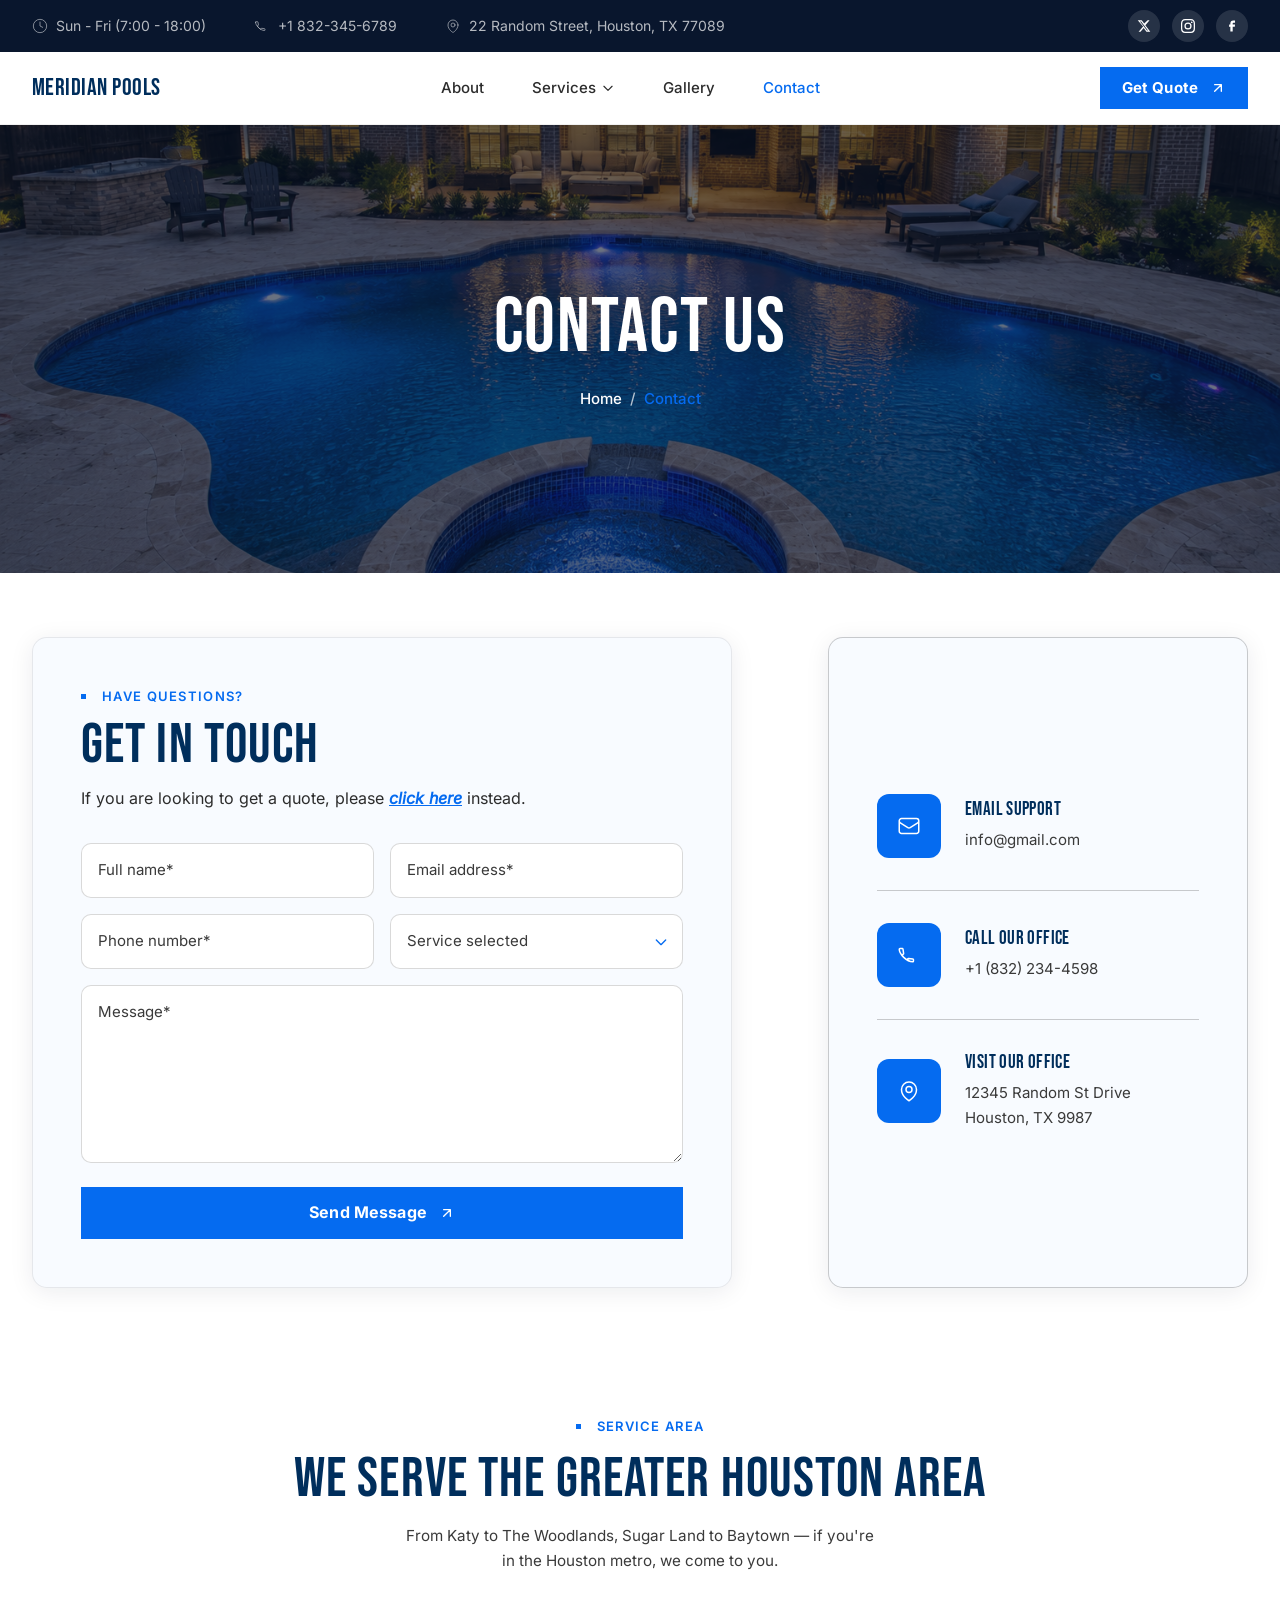
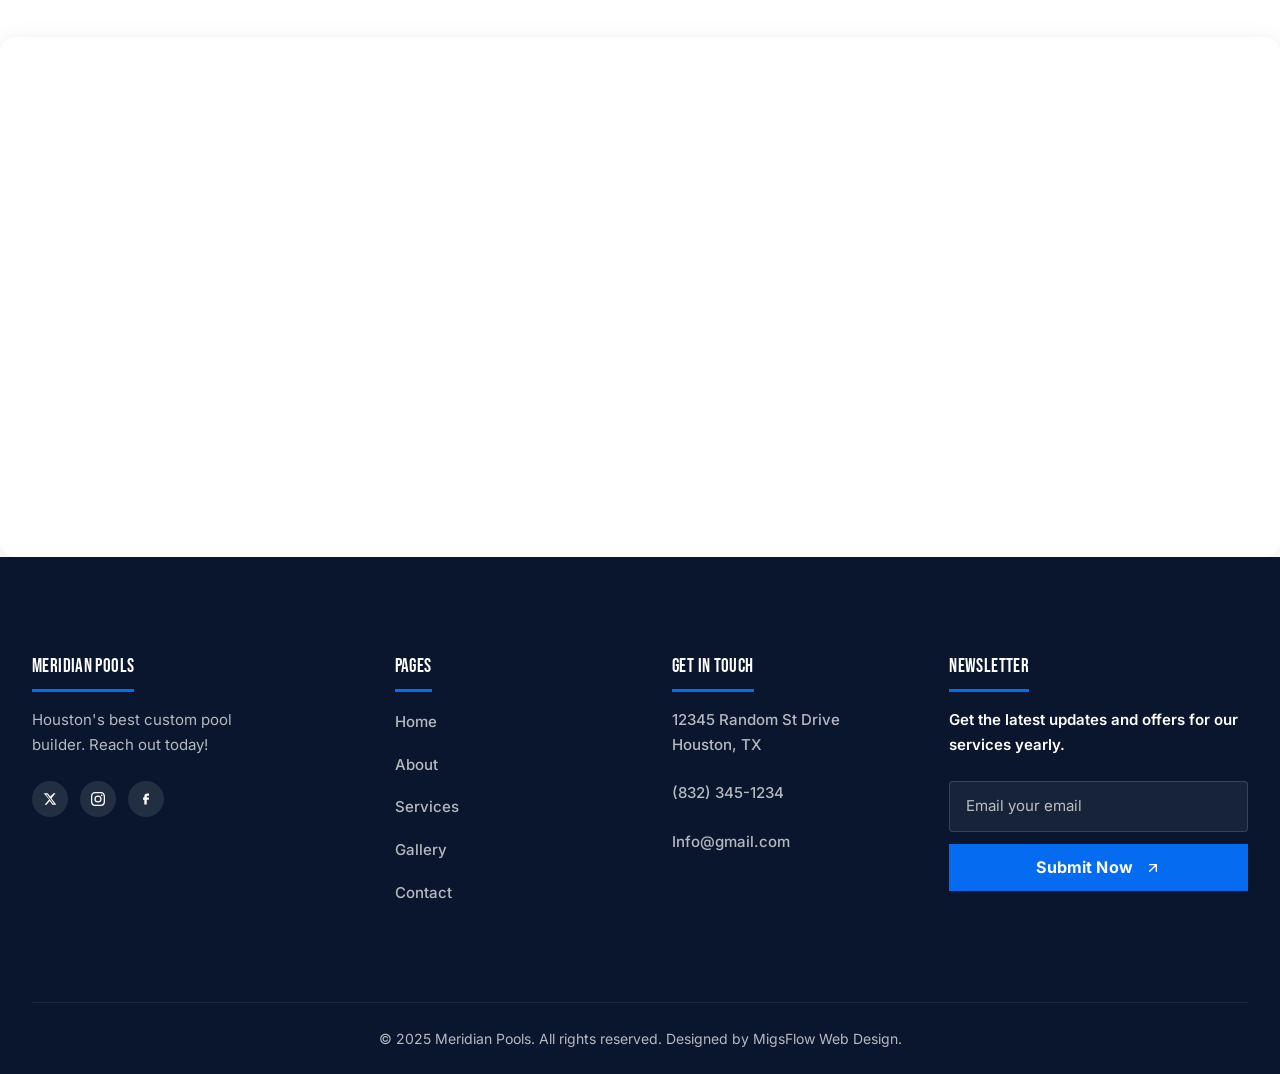
<file: html/contact.html>
<!DOCTYPE html>
<html lang="en">

<head>
  <meta charset="UTF-8">
  <meta name="viewport" content="width=device-width, initial-scale=1.0">
  <meta name="description" content="Contact Meridian Pools — Houston's luxury custom pool builder. Get in touch to schedule a consultation or request a quote.">

  <title>Contact Us | Meridian Pools Houston</title>

  <!-- =====================================================================
     PRELOAD — Critical fonts
  ====================================================================== -->
  <link rel="preload" href="../fonts/bebas-neue-v16-latin-regular.woff2"
        as="font" type="font/woff2" crossorigin>
  <link rel="preload" href="../fonts/inter-v20-latin-700.woff2"
        as="font" type="font/woff2" crossorigin>
  <link rel="preload" href="../fonts/inter-v20-latin-regular.woff2"
        as="font" type="font/woff2" crossorigin>

  <!-- =====================================================================
     CSS
  ====================================================================== -->
  <link rel="stylesheet" href="../css/global.css">
  <link rel="stylesheet" href="../css/components.css">
  <link rel="stylesheet" href="../css/animations.css">
  <link rel="stylesheet" href="../css/contact.css">

</head>

<body>

  <!-- =====================================================================
     TOPBAR
  ====================================================================== -->
  <div id="topbar">
    <div class="container topbar-inner">

      <div class="topbar-info">
        <span class="topbar-item">
          <svg xmlns="http://www.w3.org/2000/svg" fill="none"
               viewBox="0 0 24 24" stroke="currentColor" aria-hidden="true">
            <circle cx="12" cy="12" r="10" stroke-width="1.5"/>
            <path stroke-linecap="round" stroke-linejoin="round"
                  stroke-width="1.5" d="M12 6v6l4 2"/>
          </svg>
          Sun - Fri (7:00 - 18:00)
        </span>
        <span class="topbar-item">
          <svg xmlns="http://www.w3.org/2000/svg" fill="none"
               viewBox="0 0 24 24" stroke="currentColor" aria-hidden="true">
            <path stroke-linecap="round" stroke-linejoin="round" stroke-width="1.5"
              d="M2.25 6.338c0-.414.336-.75.75-.75h2.25a.75.75 0 0 1 .743.647l.63 4.2a.75.75 0 0 1-.44.813l-1.27.508a11.25 11.25 0 0 0 5.38 5.38l.508-1.27a.75.75 0 0 1 .814-.44l4.2.63a.75.75 0 0 1 .647.743V18a.75.75 0 0 1-.75.75C9.716 18.75 2.25 11.284 2.25 6.338Z"/>
          </svg>
          <a href="tel:+18323456789">+1 832-345-6789</a>
        </span>
        <span class="topbar-item">
          <svg xmlns="http://www.w3.org/2000/svg" fill="none"
               viewBox="0 0 24 24" stroke="currentColor" aria-hidden="true">
            <path stroke-linecap="round" stroke-linejoin="round" stroke-width="1.5"
              d="M15 10.5a3 3 0 1 1-6 0 3 3 0 0 1 6 0Z"/>
            <path stroke-linecap="round" stroke-linejoin="round" stroke-width="1.5"
              d="M19.5 10.5c0 7.142-7.5 11.25-7.5 11.25S4.5 17.642 4.5 10.5a7.5 7.5 0 1 1 15 0Z"/>
          </svg>
          <a href="https://maps.google.com" target="_blank" rel="noopener">
            22 Random Street, Houston, TX 77089
          </a>
        </span>
      </div>

      <div class="topbar-social">
        <a href="#" aria-label="X / Twitter">
          <svg xmlns="http://www.w3.org/2000/svg" viewBox="0 0 24 24" fill="currentColor" aria-hidden="true"><path d="M18.244 2.25h3.308l-7.227 8.26 8.502 11.24H16.17l-4.714-6.231-5.401 6.231H2.746l7.73-8.835L1.254 2.25H8.08l4.253 5.622 5.911-5.622Zm-1.161 17.52h1.833L7.084 4.126H5.117L17.083 19.77Z"/></svg>
        </a>
        <a href="#" aria-label="Instagram">
          <svg xmlns="http://www.w3.org/2000/svg" viewBox="0 0 24 24" fill="currentColor" aria-hidden="true"><path d="M12 2.163c3.204 0 3.584.012 4.85.07 3.252.148 4.771 1.691 4.919 4.919.058 1.265.069 1.645.069 4.849 0 3.205-.012 3.584-.069 4.849-.149 3.225-1.664 4.771-4.919 4.919-1.266.058-1.644.07-4.85.07-3.204 0-3.584-.012-4.849-.07-3.26-.149-4.771-1.699-4.919-4.92-.058-1.265-.07-1.644-.07-4.849 0-3.204.013-3.583.07-4.849.149-3.227 1.664-4.771 4.919-4.919 1.266-.057 1.645-.069 4.849-.069zM12 0C8.741 0 8.333.014 7.053.072 2.695.272.273 2.69.073 7.052.014 8.333 0 8.741 0 12c0 3.259.014 3.668.072 4.948.2 4.358 2.618 6.78 6.98 6.98C8.333 23.986 8.741 24 12 24c3.259 0 3.668-.014 4.948-.072 4.354-.2 6.782-2.618 6.979-6.98.059-1.28.073-1.689.073-4.948 0-3.259-.014-3.667-.072-4.947-.196-4.354-2.617-6.78-6.979-6.98C15.668.014 15.259 0 12 0zm0 5.838a6.162 6.162 0 100 12.324 6.162 6.162 0 000-12.324zM12 16a4 4 0 110-8 4 4 0 010 8zm6.406-11.845a1.44 1.44 0 100 2.881 1.44 1.44 0 000-2.881z"/></svg>
        </a>
        <a href="#" aria-label="Facebook">
          <svg xmlns="http://www.w3.org/2000/svg" viewBox="0 0 24 24" fill="currentColor" aria-hidden="true"><path d="M9.198 21.5h4v-8.01h3.604l.396-3.98h-4V7.5a1 1 0 0 1 1-1h3v-4h-3a5 5 0 0 0-5 5v2.01h-2l-.396 3.98h2.396v8.01Z"/></svg>
        </a>
        </div>

    </div>
  </div>
  <!-- /TOPBAR -->


  <!-- =====================================================================
     NAVIGATION
  ====================================================================== -->
  <header id="navbar">
    <div class="container nav-inner">

      <a href="../index.html" class="nav-logo"
         aria-label="Meridian Pools — Home">
        MERIDIAN POOLS
      </a>

      <nav aria-label="Main navigation">
        <ul class="nav-links">
          <li><a href="about.html">About</a></li>

          <li>
            <button class="nav-drop-toggle" aria-expanded="false"
                    aria-haspopup="true">
              Services
              <svg class="nav-chevron" xmlns="http://www.w3.org/2000/svg"
                   fill="none" viewBox="0 0 24 24" stroke="currentColor"
                   aria-hidden="true">
                <path stroke-linecap="round" stroke-linejoin="round"
                      stroke-width="2" d="M19 9l-7 7-7-7"/>
              </svg>
            </button>
            <ul class="nav-dropdown" role="menu">
              <li role="none">
                <a href="services/custom-builds.html" role="menuitem">
                  Custom Pool Construction
                </a>
              </li>
              <li role="none">
                <a href="services/renovations.html" role="menuitem">
                  Remodeling &amp; Renovation
                </a>
              </li>
              <li role="none">
                <a href="services/add-ons.html" role="menuitem">
                  Luxury Features &amp; Add-Ons
                </a>
              </li>
            </ul>
          </li>

          <li><a href="gallery.html">Gallery</a></li>
          <li><a href="contact.html" class="active">Contact</a></li>
        </ul>
      </nav>

      <div class="nav-cta">
        <a href="quote.html" class="btn-primary">
          Get Quote
          <svg class="btn-icon" xmlns="http://www.w3.org/2000/svg"
               fill="none" viewBox="0 0 24 24" stroke="currentColor"
               aria-hidden="true">
            <path stroke-linecap="round" stroke-linejoin="round"
                  stroke-width="2" d="M7 17L17 7M17 7H7M17 7v10"/>
          </svg>
        </a>
      </div>

      <button class="nav-hamburger" aria-expanded="false"
              aria-label="Open menu" aria-controls="mobile-drawer">
        <span></span>
        <span></span>
        <span></span>
      </button>

      <nav class="nav-drawer" id="mobile-drawer"
           aria-label="Mobile navigation">

        <button class="nav-drawer-close" aria-label="Close menu">
          <svg xmlns="http://www.w3.org/2000/svg" fill="none"
               viewBox="0 0 24 24" stroke="currentColor" aria-hidden="true">
            <path stroke-linecap="round" stroke-linejoin="round"
                  stroke-width="2" d="M6 18L18 6M6 6l12 12"/>
          </svg>
        </button>

        <ul>
          <li><a href="about.html">About</a></li>
          <li>
            <button class="nav-drop-toggle" aria-expanded="false">
              Services
              <svg class="nav-chevron" xmlns="http://www.w3.org/2000/svg"
                   fill="none" viewBox="0 0 24 24" stroke="currentColor"
                   aria-hidden="true">
                <path stroke-linecap="round" stroke-linejoin="round"
                      stroke-width="2" d="M19 9l-7 7-7-7"/>
              </svg>
            </button>
            <ul class="nav-sub">
              <li><a href="services/custom-builds.html">Custom Pool Construction</a></li>
              <li><a href="services/renovations.html">Remodeling &amp; Renovation</a></li>
              <li><a href="services/add-ons.html">Luxury Features &amp; Add-Ons</a></li>
            </ul>
          </li>
          <li><a href="gallery.html">Gallery</a></li>
          <li><a href="contact.html" class="active">Contact</a></li>
        </ul>

        <div class="nav-drawer-cta">
          <a href="quote.html" class="btn-primary">
            Get Quote
            <svg class="btn-icon" xmlns="http://www.w3.org/2000/svg"
                 fill="none" viewBox="0 0 24 24" stroke="currentColor"
                 aria-hidden="true">
              <path stroke-linecap="round" stroke-linejoin="round"
                    stroke-width="2" d="M7 17L17 7M17 7H7M17 7v10"/>
            </svg>
          </a>
        </div>
      </nav>

    </div>
  </header>
  <!-- /NAVIGATION -->


  <main>

    <!-- =====================================================================
       PAGE HERO
    ====================================================================== -->
    <section id="page-hero">
      <div class="container">
        <h1>Contact Us</h1>
        <nav class="breadcrumb" aria-label="Breadcrumb">
          <a href="../index.html">Home</a>
          <span class="sep">/</span>
          <span class="current">Contact</span>
        </nav>
      </div>

      <picture>
        <source media="(max-width: 600px)"
                srcset="../images/renovations/renovations-2.png">
        <source media="(min-width: 601px)"
                srcset="../images/renovations/renovations-2.png">
        <img
          aria-hidden="true"
          src="../images/renovations/renovations-2.png"
          alt=""
          width="1920"
          height="600"
          loading="eager"
          decoding="async">
      </picture>
    </section>

    <!-- Contact sections go here -->

<!-- ==================================================================
   CONTACT SECTION
=================================================================== -->
<section id="contact-main" class="section-padding">
  <div class="container contact-inner">

    <!-- Left — contact form -->
    <div class="contact-form-wrap reveal fade-right">

      <div class="contact-form-header">
        <p class="eyebrow contact-eyebrow">Have Questions?</p>
        <h2>Get In Touch</h2>
        <p>If you are looking to get a quote, please <a href="quote.html"><span class="bold">click here</span></a> instead.</p>
      </div>

      <form class="contact-form" id="contactForm"
            action="https://formspree.io/f/xeedqoar" method="POST" novalidate>

        <!-- Row 1 — name + email -->
        <div class="contact-row">
          <div class="contact-field">
            <label for="contact-name" class="sr-only">Full name</label>
            <input
              type="text"
              id="contact-name"
              name="name"
              placeholder="Full name*"
              autocomplete="name"
              required>
          </div>
          <div class="contact-field">
            <label for="contact-email" class="sr-only">Email address</label>
            <input
              type="email"
              id="contact-email"
              name="email"
              placeholder="Email address*"
              autocomplete="email"
              required>
          </div>
        </div>

        <!-- Row 2 — phone + service -->
        <div class="contact-row">
          <div class="contact-field">
            <label for="contact-phone" class="sr-only">Phone number</label>
            <input
              type="tel"
              id="contact-phone"
              name="phone"
              placeholder="Phone number*"
              autocomplete="tel"
              required>
          </div>
          <div class="contact-field contact-field-select">
            <label for="contact-service" class="sr-only">Service</label>
            <select id="contact-service" name="service">
              <option value="" disabled selected>Service selected</option>
              <option value="custom">Custom Pool Construction</option>
              <option value="renovation">Remodeling &amp; Renovation</option>
              <option value="addons">Luxury Features &amp; Add-Ons</option>
              <option value="general">General Question</option>
            </select>
            <span class="contact-select-arrow" aria-hidden="true">
              <svg xmlns="http://www.w3.org/2000/svg" fill="none"
                   viewBox="0 0 24 24" stroke="currentColor">
                <path stroke-linecap="round" stroke-linejoin="round"
                      stroke-width="2" d="M19 9l-7 7-7-7"/>
              </svg>
            </span>
          </div>
        </div>

        <!-- Row 3 — message -->
        <div class="contact-field">
          <label for="contact-message" class="sr-only">Message</label>
          <textarea
            id="contact-message"
            name="message"
            placeholder="Message*"
            rows="6"
            required></textarea>
        </div>

        <!-- Formspree hidden fields -->
        <input type="hidden" name="_subject" value="New Contact Message — Meridian Pools">
        <input type="hidden" name="_next" value="">

        <!-- Submit -->
        <button type="submit" class="btn-primary contact-submit">
          Send Message
          <svg class="btn-icon" xmlns="http://www.w3.org/2000/svg"
               fill="none" viewBox="0 0 24 24" stroke="currentColor"
               aria-hidden="true">
            <path stroke-linecap="round" stroke-linejoin="round"
                  stroke-width="2" d="M7 17L17 7M17 7H7M17 7v10"/>
          </svg>
        </button>

      </form>

      <!-- Success message — shown by JS after submit -->
      <div class="contact-success" id="contactSuccess" style="display:none;">
        <div class="contact-success-icon" aria-hidden="true">
          <svg xmlns="http://www.w3.org/2000/svg" fill="none"
               viewBox="0 0 24 24" stroke="currentColor">
            <path stroke-linecap="round" stroke-linejoin="round"
                  stroke-width="2" d="M5 13l4 4L19 7"/>
          </svg>
        </div>
        <h3>Message Sent!</h3>
        <p>Thanks for reaching out. We'll get back to you within 24-48 hours.</p>
      </div>

    </div>
    <!-- /contact-form-wrap -->

    <!-- Right — contact info cards -->
    <div class="contact-info-wrap reveal fade-left">

      <!-- Email -->
      <div class="contact-info-card">
        <div class="contact-info-icon">
          <svg xmlns="http://www.w3.org/2000/svg" fill="none"
               viewBox="0 0 24 24" stroke="currentColor" aria-hidden="true">
            <path stroke-linecap="round" stroke-linejoin="round" stroke-width="1.5"
              d="M21.75 6.75v10.5a2.25 2.25 0 01-2.25 2.25h-15a2.25 2.25 0 01-2.25-2.25V6.75m19.5 0A2.25 2.25 0 0019.5 4.5h-15a2.25 2.25 0 00-2.25 2.25m19.5 0v.243a2.25 2.25 0 01-1.07 1.916l-7.5 4.615a2.25 2.25 0 01-2.36 0L3.32 8.91a2.25 2.25 0 01-1.07-1.916V6.75"/>
          </svg>
        </div>
        <div class="contact-info-text">
          <h4>Email Support</h4>
          <a href="mailto:info@meridiapools.com">info@gmail.com</a>
        </div>
      </div>

      <div class="contact-info-divider" aria-hidden="true"></div>

      <!-- Phone -->
      <div class="contact-info-card">
        <div class="contact-info-icon">
          <svg xmlns="http://www.w3.org/2000/svg" fill="none"
               viewBox="0 0 24 24" stroke="currentColor" aria-hidden="true">
            <path stroke-linecap="round" stroke-linejoin="round" stroke-width="1.5"
              d="M2.25 6.338c0-.414.336-.75.75-.75h2.25a.75.75 0 01.743.647l.63 4.2a.75.75 0 01-.44.813l-1.27.508a11.25 11.25 0 005.38 5.38l.508-1.27a.75.75 0 01.814-.44l4.2.63a.75.75 0 01.647.743V18a.75.75 0 01-.75.75C9.716 18.75 2.25 11.284 2.25 6.338Z"/>
          </svg>
        </div>
        <div class="contact-info-text">
          <h4>Call Our Office</h4>
          <a href="tel:+18322344598">+1 (832) 234-4598</a>
        </div>
      </div>

      <div class="contact-info-divider" aria-hidden="true"></div>

      <!-- Address -->
      <div class="contact-info-card">
        <div class="contact-info-icon">
          <svg xmlns="http://www.w3.org/2000/svg" fill="none"
               viewBox="0 0 24 24" stroke="currentColor" aria-hidden="true">
            <path stroke-linecap="round" stroke-linejoin="round" stroke-width="1.5"
              d="M15 10.5a3 3 0 11-6 0 3 3 0 016 0z"/>
            <path stroke-linecap="round" stroke-linejoin="round" stroke-width="1.5"
              d="M19.5 10.5c0 7.142-7.5 11.25-7.5 11.25S4.5 17.642 4.5 10.5a7.5 7.5 0 1115 0z"/>
          </svg>
        </div>
        <div class="contact-info-text">
          <h4>Visit Our Office</h4>
          <address>
            12345 Random St Drive<br>
            Houston, TX 9987
          </address>
        </div>
      </div>

    </div>
    <!-- /contact-info-wrap -->

  </div>
</section>
<!-- /CONTACT -->


<!-- ==================================================================
   SERVICE AREA MAP
=================================================================== -->
<section id="service-map">
  <div class="container map-header reveal fade-up">
    <p class="eyebrow map-eyebrow">Service Area</p>
    <h2>We Serve the Greater Houston Area</h2>
    <p class="map-subtext">
      From Katy to The Woodlands, Sugar Land to Baytown — if you're
      in the Houston metro, we come to you.
    </p>
  </div>

  <div class="map-wrap">
    <iframe
      title="Meridian Pools service area — Greater Houston, TX"
      src="https://www.google.com/maps/embed?pb=!1m18!1m12!1m3!1d442542.8869101539!2d-95.76748!3d29.817!2m3!1f0!2f0!3f0!3m2!1i1024!2i768!4f13.1!3m3!1m2!1s0x8640b8b4488d8501%3A0xca0d02def365053b!2sHouston%2C%20TX!5e0!3m2!1sen!2sus!4v1700000000000!5m2!1sen!2sus"
      width="100%"
      height="520"
      style="border:0;"
      allowfullscreen=""
      loading="lazy"
      referrerpolicy="no-referrer-when-downgrade">
    </iframe>
  </div>
</section>
<!-- /SERVICE MAP -->






  </main>


  <!-- =====================================================================
     FOOTER
  ====================================================================== -->
  <footer id="footer">
    <div class="container">
      <div class="footer-grid">

        <div class="footer-col footer-brand">
          <h4>MERIDIAN POOLS</h4>
          <p>Houston's best custom pool builder. Reach out today!</p>
          <div class="footer-social">
        <a href="#" aria-label="X / Twitter">
          <svg xmlns="http://www.w3.org/2000/svg" viewBox="0 0 24 24" fill="currentColor" aria-hidden="true"><path d="M18.244 2.25h3.308l-7.227 8.26 8.502 11.24H16.17l-4.714-6.231-5.401 6.231H2.746l7.73-8.835L1.254 2.25H8.08l4.253 5.622 5.911-5.622Zm-1.161 17.52h1.833L7.084 4.126H5.117L17.083 19.77Z"/></svg>
        </a>
        <a href="#" aria-label="Instagram">
          <svg xmlns="http://www.w3.org/2000/svg" viewBox="0 0 24 24" fill="currentColor" aria-hidden="true"><path d="M12 2.163c3.204 0 3.584.012 4.85.07 3.252.148 4.771 1.691 4.919 4.919.058 1.265.069 1.645.069 4.849 0 3.205-.012 3.584-.069 4.849-.149 3.225-1.664 4.771-4.919 4.919-1.266.058-1.644.07-4.85.07-3.204 0-3.584-.012-4.849-.07-3.26-.149-4.771-1.699-4.919-4.92-.058-1.265-.07-1.644-.07-4.849 0-3.204.013-3.583.07-4.849.149-3.227 1.664-4.771 4.919-4.919 1.266-.057 1.645-.069 4.849-.069zM12 0C8.741 0 8.333.014 7.053.072 2.695.272.273 2.69.073 7.052.014 8.333 0 8.741 0 12c0 3.259.014 3.668.072 4.948.2 4.358 2.618 6.78 6.98 6.98C8.333 23.986 8.741 24 12 24c3.259 0 3.668-.014 4.948-.072 4.354-.2 6.782-2.618 6.979-6.98.059-1.28.073-1.689.073-4.948 0-3.259-.014-3.667-.072-4.947-.196-4.354-2.617-6.78-6.979-6.98C15.668.014 15.259 0 12 0zm0 5.838a6.162 6.162 0 100 12.324 6.162 6.162 0 000-12.324zM12 16a4 4 0 110-8 4 4 0 010 8zm6.406-11.845a1.44 1.44 0 100 2.881 1.44 1.44 0 000-2.881z"/></svg>
        </a>
        <a href="#" aria-label="Facebook">
          <svg xmlns="http://www.w3.org/2000/svg" viewBox="0 0 24 24" fill="currentColor" aria-hidden="true"><path d="M9.198 21.5h4v-8.01h3.604l.396-3.98h-4V7.5a1 1 0 0 1 1-1h3v-4h-3a5 5 0 0 0-5 5v2.01h-2l-.396 3.98h2.396v8.01Z"/></svg>
        </a>
        </div>
        </div>

        <div class="footer-col footer-nav">
          <h4>Pages</h4>
          <ul>
            <li><a href="../index.html">Home</a></li>
            <li><a href="about.html">About</a></li>
            <li><a href="services/services.html">Services</a></li>
            <li><a href="gallery.html">Gallery</a></li>
            <li><a href="#contact-main">Contact</a></li>
          </ul>
        </div>

        <div class="footer-col footer-contact">
          <h4>Get In Touch</h4>
          <address>
            <p>12345 Random St Drive<br>Houston, TX</p>
            <a href="tel:+18323451234">(832) 345-1234</a>
            <a href="mailto:info@gmail.com">Info@gmail.com</a>
          </address>
        </div>

        <div class="footer-col footer-newsletter">
          <h4>Newsletter</h4>
          <p>Get the latest updates and offers for our services yearly.</p>
          <form class="footer-form" action="#" method="POST"
                aria-label="Newsletter signup">
            <label for="footer-email-contact" class="sr-only">
              Email address
            </label>
            <input
              type="email"
              id="footer-email-contact"
              name="email"
              placeholder="Email your email"
              autocomplete="email"
              required>
            <button type="submit" class="btn-primary">
              Submit Now
              <svg class="btn-icon" xmlns="http://www.w3.org/2000/svg"
                   fill="none" viewBox="0 0 24 24" stroke="currentColor"
                   aria-hidden="true">
                <path stroke-linecap="round" stroke-linejoin="round"
                      stroke-width="2" d="M7 17L17 7M17 7H7M17 7v10"/>
              </svg>
            </button>
          </form>
        </div>

      </div>

      <div class="footer-bottom">
        <p>&copy; 2025 Meridian Pools. All rights reserved.
          Designed by MigsFlow Web Design.</p>
      </div>

    </div>
  </footer>
  <!-- /FOOTER -->

  <button id="scrollTop" class="scroll-top-btn" aria-label="Scroll to top">
    <svg xmlns="http://www.w3.org/2000/svg" fill="none"
         viewBox="0 0 24 24" stroke="currentColor" aria-hidden="true">
      <path stroke-linecap="round" stroke-linejoin="round"
            stroke-width="2" d="M5 15l7-7 7 7"/>
    </svg>
  </button>

  <!-- =====================================================================
     SCRIPTS
  ====================================================================== -->
  <script defer src="../js/main.js"></script>
</body>
</html>
</file>
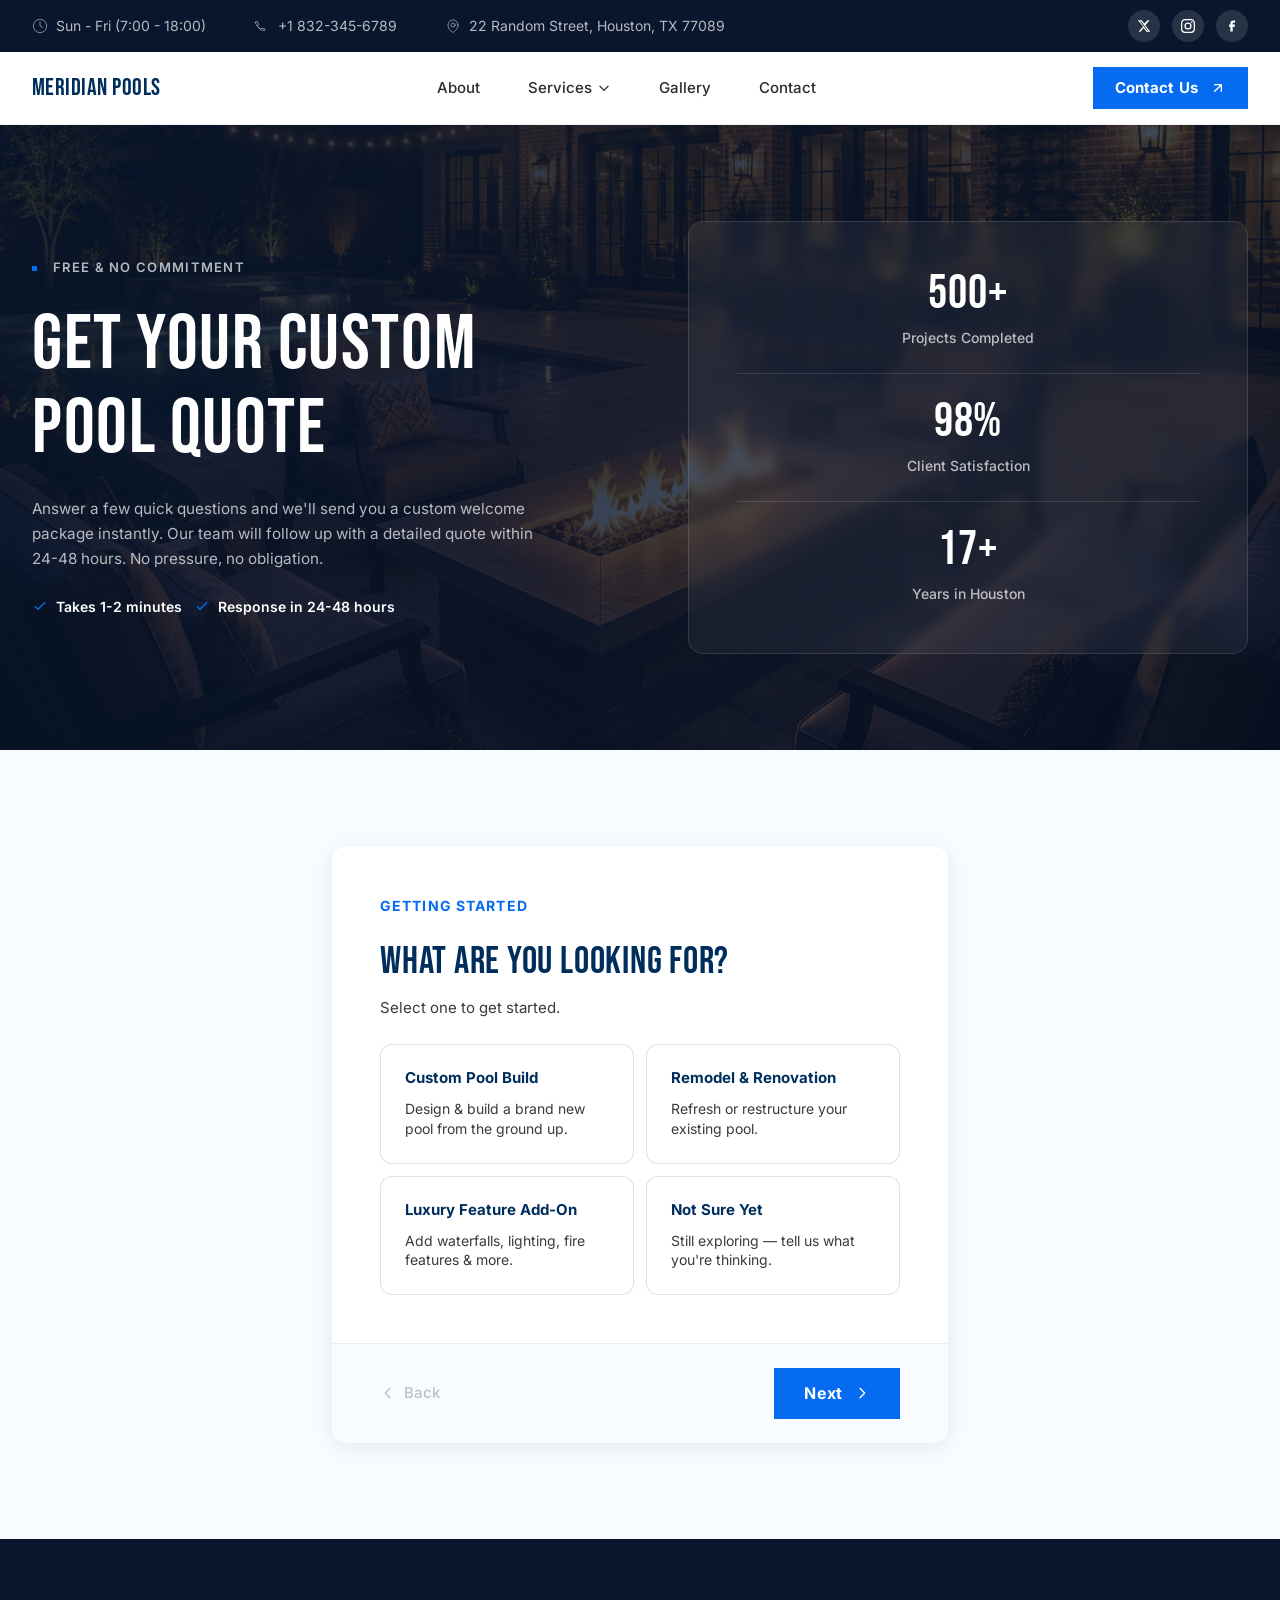
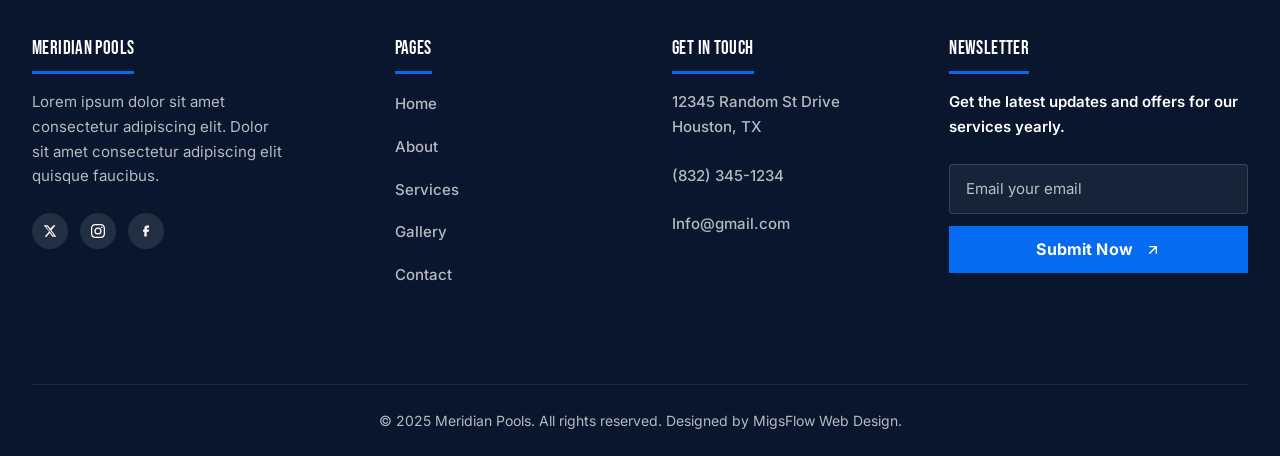
<file: html/quote.html>
<!DOCTYPE html>
<html lang="en">

<head>
  <meta charset="UTF-8">
  <meta name="viewport" content="width=device-width, initial-scale=1.0">
  <meta name="description" content="Get a custom pool quote from Meridian Pools. Answer a few quick questions and we'll send you a welcome package within 24-48 hours.">

  <title>Get a Quote | Meridian Pools Houston</title>

  <!-- Preload critical fonts -->
  <link rel="preload" href="../fonts/bebas-neue-v16-latin-regular.woff2"
        as="font" type="font/woff2" crossorigin>
  <link rel="preload" href="../fonts/inter-v20-latin-700.woff2"
        as="font" type="font/woff2" crossorigin>
  <link rel="preload" href="../fonts/inter-v20-latin-regular.woff2"
        as="font" type="font/woff2" crossorigin>

  <!-- Preload hero background images -->
  <link rel="preload" as="image" href="../images/add-ons/addon-fire-table.png"
        media="(max-width: 600px)">
  <link rel="preload" as="image" href="../images/add-ons/addon-fire-table.png"
        media="(min-width: 601px)">

  <link rel="stylesheet" href="../css/global.css">
  <link rel="stylesheet" href="../css/components.css">
  <link rel="stylesheet" href="../css/animations.css">
  <link rel="stylesheet" href="../css/quote.css">

</head>

<body class="quote-page">

  <!-- =====================================================================
     TOPBAR
  ====================================================================== -->
  <div id="topbar">
    <div class="container topbar-inner">

      <div class="topbar-info">
        <span class="topbar-item">
          <svg xmlns="http://www.w3.org/2000/svg" fill="none"
               viewBox="0 0 24 24" stroke="currentColor" aria-hidden="true">
            <circle cx="12" cy="12" r="10" stroke-width="1.5"/>
            <path stroke-linecap="round" stroke-linejoin="round"
                  stroke-width="1.5" d="M12 6v6l4 2"/>
          </svg>
          Sun - Fri (7:00 - 18:00)
        </span>
        <span class="topbar-item">
          <svg xmlns="http://www.w3.org/2000/svg" fill="none"
               viewBox="0 0 24 24" stroke="currentColor" aria-hidden="true">
            <path stroke-linecap="round" stroke-linejoin="round" stroke-width="1.5"
              d="M2.25 6.338c0-.414.336-.75.75-.75h2.25a.75.75 0 0 1 .743.647l.63 4.2a.75.75 0 0 1-.44.813l-1.27.508a11.25 11.25 0 0 0 5.38 5.38l.508-1.27a.75.75 0 0 1 .814-.44l4.2.63a.75.75 0 0 1 .647.743V18a.75.75 0 0 1-.75.75C9.716 18.75 2.25 11.284 2.25 6.338Z"/>
          </svg>
          <a href="tel:+18323456789">+1 832-345-6789</a>
        </span>
        <span class="topbar-item">
          <svg xmlns="http://www.w3.org/2000/svg" fill="none"
               viewBox="0 0 24 24" stroke="currentColor" aria-hidden="true">
            <path stroke-linecap="round" stroke-linejoin="round" stroke-width="1.5"
              d="M15 10.5a3 3 0 1 1-6 0 3 3 0 0 1 6 0Z"/>
            <path stroke-linecap="round" stroke-linejoin="round" stroke-width="1.5"
              d="M19.5 10.5c0 7.142-7.5 11.25-7.5 11.25S4.5 17.642 4.5 10.5a7.5 7.5 0 1 1 15 0Z"/>
          </svg>
          <a href="https://maps.google.com" target="_blank" rel="noopener">
            22 Random Street, Houston, TX 77089
          </a>
        </span>
      </div>

      <div class="topbar-social">
        <a href="#" aria-label="X / Twitter">
          <svg xmlns="http://www.w3.org/2000/svg" viewBox="0 0 24 24" fill="currentColor" aria-hidden="true"><path d="M18.244 2.25h3.308l-7.227 8.26 8.502 11.24H16.17l-4.714-6.231-5.401 6.231H2.746l7.73-8.835L1.254 2.25H8.08l4.253 5.622 5.911-5.622Zm-1.161 17.52h1.833L7.084 4.126H5.117L17.083 19.77Z"/></svg>
        </a>
        <a href="#" aria-label="Instagram">
          <svg xmlns="http://www.w3.org/2000/svg" viewBox="0 0 24 24" fill="currentColor" aria-hidden="true"><path d="M12 2.163c3.204 0 3.584.012 4.85.07 3.252.148 4.771 1.691 4.919 4.919.058 1.265.069 1.645.069 4.849 0 3.205-.012 3.584-.069 4.849-.149 3.225-1.664 4.771-4.919 4.919-1.266.058-1.644.07-4.85.07-3.204 0-3.584-.012-4.849-.07-3.26-.149-4.771-1.699-4.919-4.92-.058-1.265-.07-1.644-.07-4.849 0-3.204.013-3.583.07-4.849.149-3.227 1.664-4.771 4.919-4.919 1.266-.057 1.645-.069 4.849-.069zM12 0C8.741 0 8.333.014 7.053.072 2.695.272.273 2.69.073 7.052.014 8.333 0 8.741 0 12c0 3.259.014 3.668.072 4.948.2 4.358 2.618 6.78 6.98 6.98C8.333 23.986 8.741 24 12 24c3.259 0 3.668-.014 4.948-.072 4.354-.2 6.782-2.618 6.979-6.98.059-1.28.073-1.689.073-4.948 0-3.259-.014-3.667-.072-4.947-.196-4.354-2.617-6.78-6.979-6.98C15.668.014 15.259 0 12 0zm0 5.838a6.162 6.162 0 100 12.324 6.162 6.162 0 000-12.324zM12 16a4 4 0 110-8 4 4 0 010 8zm6.406-11.845a1.44 1.44 0 100 2.881 1.44 1.44 0 000-2.881z"/></svg>
        </a>
        <a href="#" aria-label="Facebook">
          <svg xmlns="http://www.w3.org/2000/svg" viewBox="0 0 24 24" fill="currentColor" aria-hidden="true"><path d="M9.198 21.5h4v-8.01h3.604l.396-3.98h-4V7.5a1 1 0 0 1 1-1h3v-4h-3a5 5 0 0 0-5 5v2.01h-2l-.396 3.98h2.396v8.01Z"/></svg>
        </a>
        </div>

    </div>
  </div>
  <!-- /TOPBAR -->


  <!-- =====================================================================
     NAVIGATION
  ====================================================================== -->
  <header id="navbar">
    <div class="container nav-inner">

      <a href="../index.html" class="nav-logo"
         aria-label="Meridian Pools — Home">
        MERIDIAN POOLS
      </a>

      <nav aria-label="Main navigation">
        <ul class="nav-links">
          <li><a href="about.html">About</a></li>

          <li>
            <button class="nav-drop-toggle" aria-expanded="false"
                    aria-haspopup="true">
              Services
              <svg class="nav-chevron" xmlns="http://www.w3.org/2000/svg"
                   fill="none" viewBox="0 0 24 24" stroke="currentColor"
                   aria-hidden="true">
                <path stroke-linecap="round" stroke-linejoin="round"
                      stroke-width="2" d="M19 9l-7 7-7-7"/>
              </svg>
            </button>
            <ul class="nav-dropdown" role="menu">
              <li role="none">
                <a href="services/custom-builds.html" role="menuitem">
                  Custom Pool Construction
                </a>
              </li>
              <li role="none">
                <a href="services/renovations.html" role="menuitem">
                  Remodeling &amp; Renovation
                </a>
              </li>
              <li role="none">
                <a href="services/add-ons.html" role="menuitem">
                  Luxury Features &amp; Add-Ons
                </a>
              </li>
            </ul>
          </li>

          <li><a href="gallery.html">Gallery</a></li>
          <li><a href="contact.html">Contact</a></li>
        </ul>
      </nav>

      <div class="nav-cta">
        <a href="contact.html" class="btn-primary">
          Contact Us
          <svg class="btn-icon" xmlns="http://www.w3.org/2000/svg"
               fill="none" viewBox="0 0 24 24" stroke="currentColor"
               aria-hidden="true">
            <path stroke-linecap="round" stroke-linejoin="round"
                  stroke-width="2" d="M7 17L17 7M17 7H7M17 7v10"/>
          </svg>
        </a>
      </div>

      <button class="nav-hamburger" aria-expanded="false"
              aria-label="Open menu" aria-controls="mobile-drawer">
        <span></span>
        <span></span>
        <span></span>
      </button>

      <nav class="nav-drawer" id="mobile-drawer"
           aria-label="Mobile navigation">

        <button class="nav-drawer-close" aria-label="Close menu">
          <svg xmlns="http://www.w3.org/2000/svg" fill="none"
               viewBox="0 0 24 24" stroke="currentColor" aria-hidden="true">
            <path stroke-linecap="round" stroke-linejoin="round"
                  stroke-width="2" d="M6 18L18 6M6 6l12 12"/>
          </svg>
        </button>

        <ul>
          <li><a href="about.html">About</a></li>
          <li>
            <button class="nav-drop-toggle" aria-expanded="false">
              Services
              <svg class="nav-chevron" xmlns="http://www.w3.org/2000/svg"
                   fill="none" viewBox="0 0 24 24" stroke="currentColor"
                   aria-hidden="true">
                <path stroke-linecap="round" stroke-linejoin="round"
                      stroke-width="2" d="M19 9l-7 7-7-7"/>
              </svg>
            </button>
            <ul class="nav-sub">
              <li><a href="services/custom-builds.html">Custom Pool Construction</a></li>
              <li><a href="services/renovations.html">Remodeling &amp; Renovation</a></li>
              <li><a href="services/add-ons.html">Luxury Features &amp; Add-Ons</a></li>
            </ul>
          </li>
          <li><a href="gallery.html">Gallery</a></li>
          <li><a href="contact.html">Contact</a></li>
        </ul>

        <div class="nav-drawer-cta">
          <a href="quote.html" class="btn-primary">
            Get Quote
            <svg class="btn-icon" xmlns="http://www.w3.org/2000/svg"
                 fill="none" viewBox="0 0 24 24" stroke="currentColor"
                 aria-hidden="true">
              <path stroke-linecap="round" stroke-linejoin="round"
                    stroke-width="2" d="M7 17L17 7M17 7H7M17 7v10"/>
            </svg>
          </a>
        </div>
      </nav>

    </div>
  </header>
  <!-- /NAVIGATION -->


  <main>

    <!-- =====================================================================
       QUOTE HERO
    ====================================================================== -->
    <section id="quote-hero">

      <!-- Overlay -->
      <div class="quote-hero-overlay" aria-hidden="true"></div>

      <div class="container quote-hero-inner">

        <!-- Left — heading -->
        <div class="quote-hero-content reveal fade-right">
          <p class="eyebrow quote-eyebrow">Free &amp; No Commitment</p>
          <h1>Get Your Custom Pool Quote</h1>
          <p class="quote-hero-body">
            Answer a few quick questions and we'll send you a custom welcome
            package instantly. Our team will follow up with a detailed quote
            within 24-48 hours. No pressure, no obligation.
          </p>
          <div class="quote-hero-badges">
            <span class="quote-badge">
              <svg xmlns="http://www.w3.org/2000/svg" fill="none"
                   viewBox="0 0 24 24" stroke="currentColor" aria-hidden="true">
                <path stroke-linecap="round" stroke-linejoin="round"
                      stroke-width="2" d="M5 13l4 4L19 7"/>
              </svg>
              Takes 1-2 minutes
            </span>
            <span class="quote-badge">
              <svg xmlns="http://www.w3.org/2000/svg" fill="none"
                   viewBox="0 0 24 24" stroke="currentColor" aria-hidden="true">
                <path stroke-linecap="round" stroke-linejoin="round"
                      stroke-width="2" d="M5 13l4 4L19 7"/>
              </svg>
              Response in 24-48 hours
            </span>
          </div>
        </div>

        <!-- Right — stats -->
        <div class="quote-hero-stats reveal fade-left">
          <div class="quote-stat">
            <p class="quote-stat-num">500+</p>
            <p class="quote-stat-label">Projects Completed</p>
          </div>
          <div class="quote-stat-divider" aria-hidden="true"></div>
          <div class="quote-stat">
            <p class="quote-stat-num">98%</p>
            <p class="quote-stat-label">Client Satisfaction</p>
          </div>
          <div class="quote-stat-divider" aria-hidden="true"></div>
          <div class="quote-stat">
            <p class="quote-stat-num">17+</p>
            <p class="quote-stat-label">Years in Houston</p>
          </div>
        </div>

      </div>

      <!-- Background image — loaded in HTML for lazy loading + mobile crop -->
      <picture class="quote-hero-bg">
        <source media="(max-width: 600px)" srcset="../images/add-ons/addon-fire-table.png">
        <source media="(min-width: 601px)" srcset="../images/add-ons/addon-fire-table.png">
        <img aria-hidden="true" decoding="async"
             src="../images/add-ons/addon-fire-table.png"
             alt="" width="1920" height="1080">
      </picture>

    </section>
    <!-- /QUOTE HERO -->


    <!-- =====================================================================
       QUOTE FORM
    ====================================================================== -->
    <section id="quote-form-section">
      <div class="container">

        <!-- Progress card — hidden on Step 1 (service selector) -->
        <div class="quote-progress-card" id="quoteProgressCard">
          <div class="quote-progress-meta">
            <span class="quote-progress-step" id="quoteProgressLabel">
              Step 1 of 7
            </span>
            <span class="quote-progress-pct" id="quoteProgressPct">0%</span>
          </div>
          <div class="quote-progress-track" role="progressbar"
               aria-valuemin="0" aria-valuemax="100" aria-valuenow="0"
               id="quoteProgressTrack">
            <div class="quote-progress-fill" id="quoteProgressFill"></div>
          </div>
        </div>

        <!-- Question card -->
        <div class="quote-card" id="quoteCard">

          <!-- Steps injected by JS -->
          <div class="quote-steps" id="quoteSteps"></div>

          <!-- Nav buttons -->
          <div class="quote-nav">
            <button class="quote-back" id="quoteBack" type="button"
                    aria-label="Go back">
              <svg xmlns="http://www.w3.org/2000/svg" fill="none"
                   viewBox="0 0 24 24" stroke="currentColor" aria-hidden="true">
                <path stroke-linecap="round" stroke-linejoin="round"
                      stroke-width="2" d="M15 19l-7-7 7-7"/>
              </svg>
              Back
            </button>
            <button class="btn-primary quote-next" id="quoteNext" type="button">
              Next
              <svg class="btn-icon" xmlns="http://www.w3.org/2000/svg"
                   fill="none" viewBox="0 0 24 24" stroke="currentColor"
                   aria-hidden="true">
                <path stroke-linecap="round" stroke-linejoin="round"
                      stroke-width="2" d="M9 5l7 7-7 7"/>
              </svg>
            </button>
          </div>

        </div>
        <!-- /quote-card -->

        <!-- Success state — hidden until form submitted -->
        <div class="quote-success" id="quoteSuccess" style="display:none;">
          <div class="quote-success-icon" aria-hidden="true">
            <svg xmlns="http://www.w3.org/2000/svg" fill="none"
                 viewBox="0 0 24 24" stroke="currentColor">
              <path stroke-linecap="round" stroke-linejoin="round"
                    stroke-width="2" d="M5 13l4 4L19 7"/>
            </svg>
          </div>
          <h2>We Got Your Request!</h2>
          <p>
            Thanks for reaching out. We're putting together your custom
            welcome package now and will follow up within 24-48 hours.
          </p>
          <a href="../index.html" class="btn-primary">
            Back to Home
            <svg class="btn-icon" xmlns="http://www.w3.org/2000/svg"
                 fill="none" viewBox="0 0 24 24" stroke="currentColor"
                 aria-hidden="true">
              <path stroke-linecap="round" stroke-linejoin="round"
                    stroke-width="2" d="M7 17L17 7M17 7H7M17 7v10"/>
            </svg>
          </a>
        </div>

      </div>
    </section>
    <!-- /QUOTE FORM -->

  </main>


  <!-- =====================================================================
     FOOTER
  ====================================================================== -->
  <footer id="footer">
    <div class="container">
      <div class="footer-grid">

        <div class="footer-col footer-brand">
          <h4>MERIDIAN POOLS</h4>
          <p>Lorem ipsum dolor sit amet consectetur adipiscing elit. Dolor
            sit amet consectetur adipiscing elit quisque faucibus.</p>
          <div class="footer-social">
        <a href="#" aria-label="X / Twitter">
          <svg xmlns="http://www.w3.org/2000/svg" viewBox="0 0 24 24" fill="currentColor" aria-hidden="true"><path d="M18.244 2.25h3.308l-7.227 8.26 8.502 11.24H16.17l-4.714-6.231-5.401 6.231H2.746l7.73-8.835L1.254 2.25H8.08l4.253 5.622 5.911-5.622Zm-1.161 17.52h1.833L7.084 4.126H5.117L17.083 19.77Z"/></svg>
        </a>
        <a href="#" aria-label="Instagram">
          <svg xmlns="http://www.w3.org/2000/svg" viewBox="0 0 24 24" fill="currentColor" aria-hidden="true"><path d="M12 2.163c3.204 0 3.584.012 4.85.07 3.252.148 4.771 1.691 4.919 4.919.058 1.265.069 1.645.069 4.849 0 3.205-.012 3.584-.069 4.849-.149 3.225-1.664 4.771-4.919 4.919-1.266.058-1.644.07-4.85.07-3.204 0-3.584-.012-4.849-.07-3.26-.149-4.771-1.699-4.919-4.92-.058-1.265-.07-1.644-.07-4.849 0-3.204.013-3.583.07-4.849.149-3.227 1.664-4.771 4.919-4.919 1.266-.057 1.645-.069 4.849-.069zM12 0C8.741 0 8.333.014 7.053.072 2.695.272.273 2.69.073 7.052.014 8.333 0 8.741 0 12c0 3.259.014 3.668.072 4.948.2 4.358 2.618 6.78 6.98 6.98C8.333 23.986 8.741 24 12 24c3.259 0 3.668-.014 4.948-.072 4.354-.2 6.782-2.618 6.979-6.98.059-1.28.073-1.689.073-4.948 0-3.259-.014-3.667-.072-4.947-.196-4.354-2.617-6.78-6.979-6.98C15.668.014 15.259 0 12 0zm0 5.838a6.162 6.162 0 100 12.324 6.162 6.162 0 000-12.324zM12 16a4 4 0 110-8 4 4 0 010 8zm6.406-11.845a1.44 1.44 0 100 2.881 1.44 1.44 0 000-2.881z"/></svg>
        </a>
        <a href="#" aria-label="Facebook">
          <svg xmlns="http://www.w3.org/2000/svg" viewBox="0 0 24 24" fill="currentColor" aria-hidden="true"><path d="M9.198 21.5h4v-8.01h3.604l.396-3.98h-4V7.5a1 1 0 0 1 1-1h3v-4h-3a5 5 0 0 0-5 5v2.01h-2l-.396 3.98h2.396v8.01Z"/></svg>
        </a>
        </div>
        </div>

        <div class="footer-col footer-nav">
          <h4>Pages</h4>
          <ul>
            <li><a href="../index.html">Home</a></li>
            <li><a href="about.html">About</a></li>
            <li><a href="services/services.html">Services</a></li>
            <li><a href="gallery.html">Gallery</a></li>
            <li><a href="contact.html">Contact</a></li>
          </ul>
        </div>

        <div class="footer-col footer-contact">
          <h4>Get In Touch</h4>
          <address>
            <p>12345 Random St Drive<br>Houston, TX</p>
            <a href="tel:+18323451234">(832) 345-1234</a>
            <a href="mailto:info@gmail.com">Info@gmail.com</a>
          </address>
        </div>

        <div class="footer-col footer-newsletter">
          <h4>Newsletter</h4>
          <p>Get the latest updates and offers for our services yearly.</p>
          <form class="footer-form" action="#" method="POST"
                aria-label="Newsletter signup">
            <label for="footer-email-gallery" class="sr-only">
              Email address
            </label>
            <input
              type="email"
              id="footer-email-gallery"
              name="email"
              placeholder="Email your email"
              autocomplete="email"
              required>
            <button type="submit" class="btn-primary">
              Submit Now
              <svg class="btn-icon" xmlns="http://www.w3.org/2000/svg"
                   fill="none" viewBox="0 0 24 24" stroke="currentColor"
                   aria-hidden="true">
                <path stroke-linecap="round" stroke-linejoin="round"
                      stroke-width="2" d="M7 17L17 7M17 7H7M17 7v10"/>
              </svg>
            </button>
          </form>
        </div>

      </div>

      <div class="footer-bottom">
        <p>&copy; 2025 Meridian Pools. All rights reserved.
          Designed by MigsFlow Web Design.</p>
      </div>

    </div>
  </footer>
  <!-- /FOOTER -->


  <script defer src="../js/main.js"></script>
  <script defer src="../js/quote.js"></script>

</body>
</html>
</file>
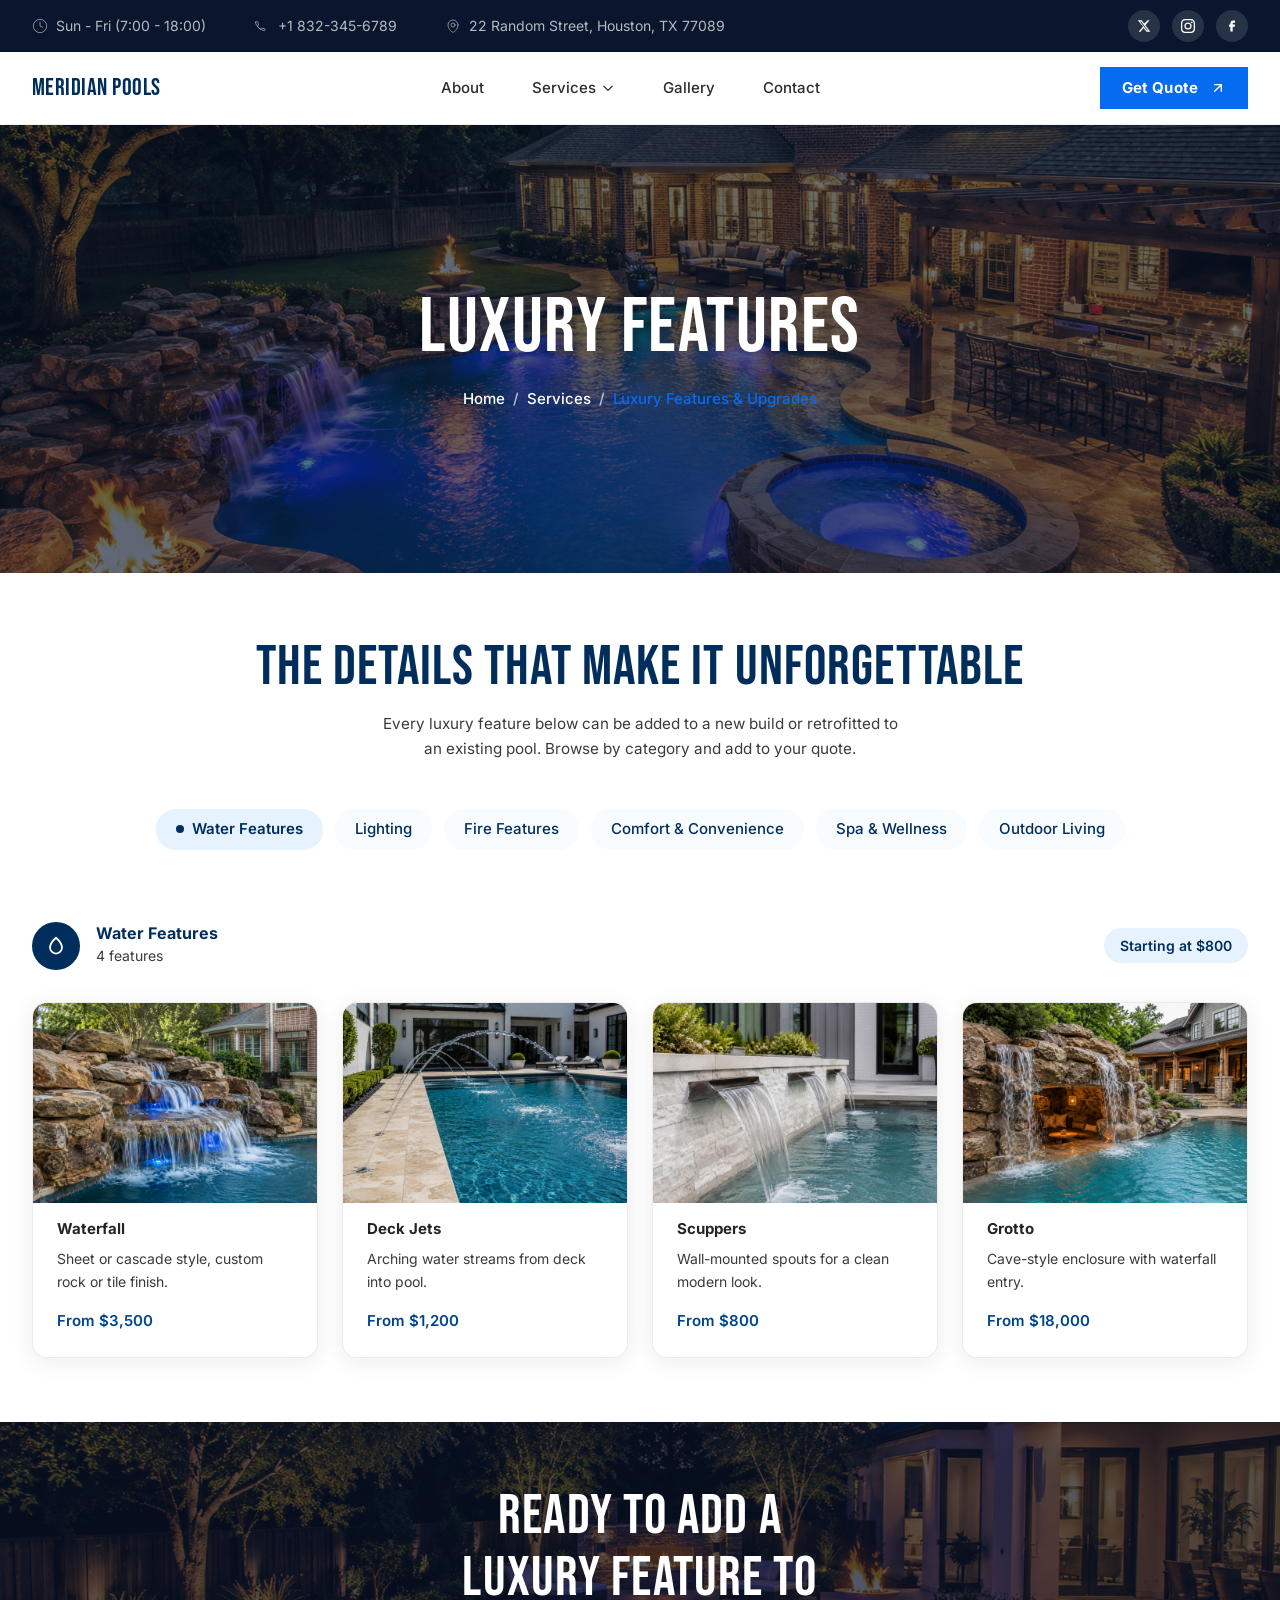
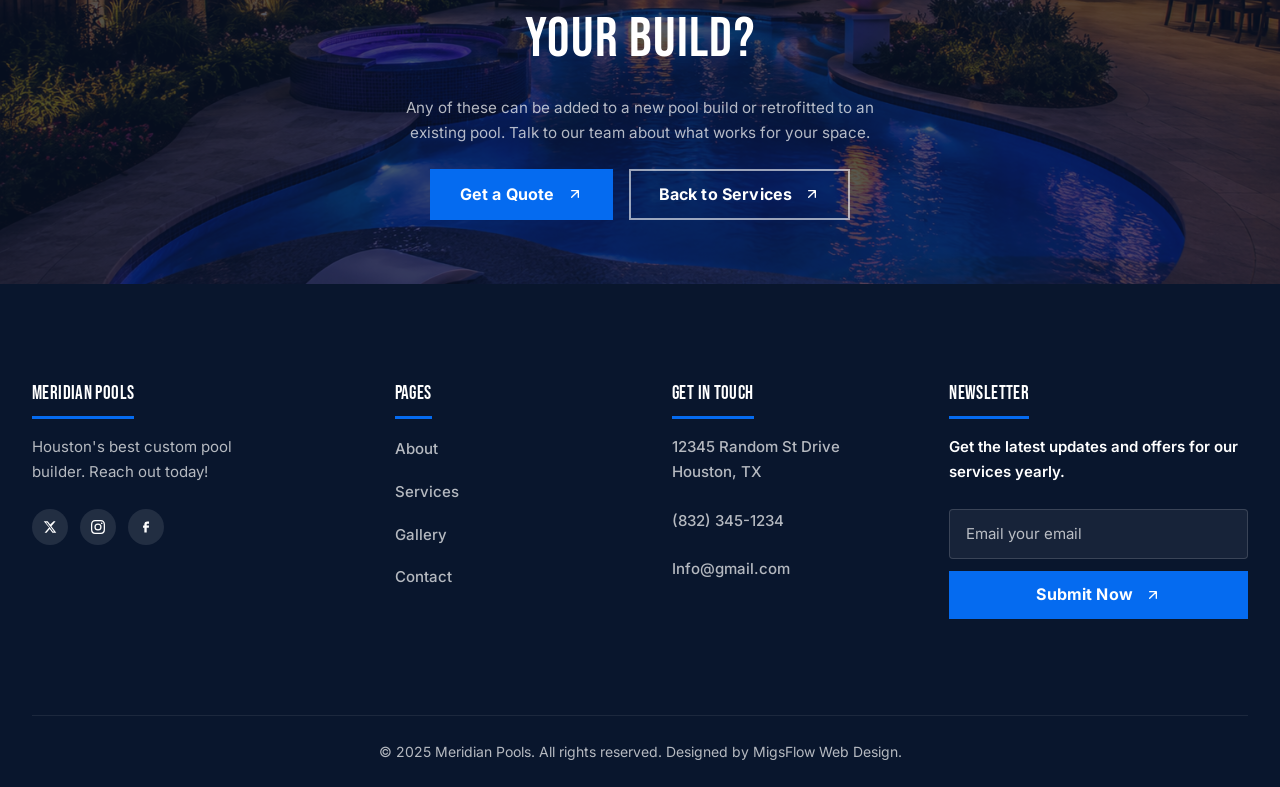
<file: html/services/add-ons.html>
<!DOCTYPE html>
<html lang="en">

<head>
  <meta charset="UTF-8">
  <meta name="viewport" content="width=device-width, initial-scale=1.0">
  <meta name="description" content="Luxury pool features and upgrades in Houston by Meridian Pools. Water features, LED lighting, fire features, automation and more.">

  <title>Luxury Features & Upgrades | Meridian Pools Houston</title>

  <!-- =====================================================================
     PRELOAD — Critical fonts
  ====================================================================== -->
  <link rel="preload" href="../../fonts/bebas-neue-v16-latin-regular.woff2"
        as="font" type="font/woff2" crossorigin>
  <link rel="preload" href="../../fonts/inter-v20-latin-700.woff2"
        as="font" type="font/woff2" crossorigin>
  <link rel="preload" href="../../fonts/inter-v20-latin-regular.woff2"
        as="font" type="font/woff2" crossorigin>

  <!-- =====================================================================
     CSS
  ====================================================================== -->
  <link rel="stylesheet" href="../../css/global.css">
  <link rel="stylesheet" href="../../css/components.css">
  <link rel="stylesheet" href="../../css/animations.css">
  <link rel="stylesheet" href="../../css/add-ons.css">

</head>

<body>

  <!-- =====================================================================
     TOPBAR
  ====================================================================== -->
  <div id="topbar">
    <div class="container topbar-inner">

      <div class="topbar-info">
        <span class="topbar-item">
          <svg xmlns="http://www.w3.org/2000/svg" fill="none"
               viewBox="0 0 24 24" stroke="currentColor" aria-hidden="true">
            <circle cx="12" cy="12" r="10" stroke-width="1.5"/>
            <path stroke-linecap="round" stroke-linejoin="round"
                  stroke-width="1.5" d="M12 6v6l4 2"/>
          </svg>
          Sun - Fri (7:00 - 18:00)
        </span>
        <span class="topbar-item">
          <svg xmlns="http://www.w3.org/2000/svg" fill="none"
               viewBox="0 0 24 24" stroke="currentColor" aria-hidden="true">
            <path stroke-linecap="round" stroke-linejoin="round" stroke-width="1.5"
              d="M2.25 6.338c0-.414.336-.75.75-.75h2.25a.75.75 0 0 1 .743.647l.63 4.2a.75.75 0 0 1-.44.813l-1.27.508a11.25 11.25 0 0 0 5.38 5.38l.508-1.27a.75.75 0 0 1 .814-.44l4.2.63a.75.75 0 0 1 .647.743V18a.75.75 0 0 1-.75.75C9.716 18.75 2.25 11.284 2.25 6.338Z"/>
          </svg>
          <a href="tel:+18323456789">+1 832-345-6789</a>
        </span>
        <span class="topbar-item">
          <svg xmlns="http://www.w3.org/2000/svg" fill="none"
               viewBox="0 0 24 24" stroke="currentColor" aria-hidden="true">
            <path stroke-linecap="round" stroke-linejoin="round" stroke-width="1.5"
              d="M15 10.5a3 3 0 1 1-6 0 3 3 0 0 1 6 0Z"/>
            <path stroke-linecap="round" stroke-linejoin="round" stroke-width="1.5"
              d="M19.5 10.5c0 7.142-7.5 11.25-7.5 11.25S4.5 17.642 4.5 10.5a7.5 7.5 0 1 1 15 0Z"/>
          </svg>
          <a href="https://maps.google.com" target="_blank" rel="noopener">
            22 Random Street, Houston, TX 77089
          </a>
        </span>
      </div>

      <div class="topbar-social">
        <a href="#" aria-label="X / Twitter">
          <svg xmlns="http://www.w3.org/2000/svg" viewBox="0 0 24 24" fill="currentColor" aria-hidden="true"><path d="M18.244 2.25h3.308l-7.227 8.26 8.502 11.24H16.17l-4.714-6.231-5.401 6.231H2.746l7.73-8.835L1.254 2.25H8.08l4.253 5.622 5.911-5.622Zm-1.161 17.52h1.833L7.084 4.126H5.117L17.083 19.77Z"/></svg>
        </a>
        <a href="#" aria-label="Instagram">
          <svg xmlns="http://www.w3.org/2000/svg" viewBox="0 0 24 24" fill="currentColor" aria-hidden="true"><path d="M12 2.163c3.204 0 3.584.012 4.85.07 3.252.148 4.771 1.691 4.919 4.919.058 1.265.069 1.645.069 4.849 0 3.205-.012 3.584-.069 4.849-.149 3.225-1.664 4.771-4.919 4.919-1.266.058-1.644.07-4.85.07-3.204 0-3.584-.012-4.849-.07-3.26-.149-4.771-1.699-4.919-4.92-.058-1.265-.07-1.644-.07-4.849 0-3.204.013-3.583.07-4.849.149-3.227 1.664-4.771 4.919-4.919 1.266-.057 1.645-.069 4.849-.069zM12 0C8.741 0 8.333.014 7.053.072 2.695.272.273 2.69.073 7.052.014 8.333 0 8.741 0 12c0 3.259.014 3.668.072 4.948.2 4.358 2.618 6.78 6.98 6.98C8.333 23.986 8.741 24 12 24c3.259 0 3.668-.014 4.948-.072 4.354-.2 6.782-2.618 6.979-6.98.059-1.28.073-1.689.073-4.948 0-3.259-.014-3.667-.072-4.947-.196-4.354-2.617-6.78-6.979-6.98C15.668.014 15.259 0 12 0zm0 5.838a6.162 6.162 0 100 12.324 6.162 6.162 0 000-12.324zM12 16a4 4 0 110-8 4 4 0 010 8zm6.406-11.845a1.44 1.44 0 100 2.881 1.44 1.44 0 000-2.881z"/></svg>
        </a>
        <a href="#" aria-label="Facebook">
          <svg xmlns="http://www.w3.org/2000/svg" viewBox="0 0 24 24" fill="currentColor" aria-hidden="true"><path d="M9.198 21.5h4v-8.01h3.604l.396-3.98h-4V7.5a1 1 0 0 1 1-1h3v-4h-3a5 5 0 0 0-5 5v2.01h-2l-.396 3.98h2.396v8.01Z"/></svg>
        </a>
        </div>

    </div>
  </div>
  <!-- /TOPBAR -->


  <!-- =====================================================================
     NAVIGATION
  ====================================================================== -->
  <header id="navbar">
    <div class="container nav-inner">

      <a href="../../index.html" class="nav-logo"
         aria-label="Meridian Pools — Home">
        MERIDIAN POOLS
      </a>

      <nav aria-label="Main navigation">
        <ul class="nav-links">
          <li><a href="../about.html">About</a></li>

          <li>
            <button class="nav-drop-toggle" aria-expanded="false"
                    aria-haspopup="true">
              Services
              <svg class="nav-chevron" xmlns="http://www.w3.org/2000/svg"
                   fill="none" viewBox="0 0 24 24" stroke="currentColor"
                   aria-hidden="true">
                <path stroke-linecap="round" stroke-linejoin="round"
                      stroke-width="2" d="M19 9l-7 7-7-7"/>
              </svg>
            </button>
            <ul class="nav-dropdown" role="menu">
              <li role="none">
                <a href="custom-builds.html" role="menuitem">
                  Custom Pool Construction
                </a>
              </li>
              <li role="none">
                <a href="renovations.html" role="menuitem">
                  Remodeling &amp; Renovation
                </a>
              </li>
              <li role="none">
                <a href="add-ons.html" role="menuitem" class="active">
                  Luxury Features &amp; Add-Ons
                </a>
              </li>
            </ul>
          </li>

          <li><a href="../gallery.html">Gallery</a></li>
          <li><a href="../contact.html">Contact</a></li>
        </ul>
      </nav>

      <div class="nav-cta">
        <a href="../quote.html" class="btn-primary">
          Get Quote
          <svg class="btn-icon" xmlns="http://www.w3.org/2000/svg"
               fill="none" viewBox="0 0 24 24" stroke="currentColor"
               aria-hidden="true">
            <path stroke-linecap="round" stroke-linejoin="round"
                  stroke-width="2" d="M7 17L17 7M17 7H7M17 7v10"/>
          </svg>
        </a>
      </div>

      <button class="nav-hamburger" aria-expanded="false"
              aria-label="Open menu" aria-controls="mobile-drawer">
        <span></span>
        <span></span>
        <span></span>
      </button>

      <nav class="nav-drawer" id="mobile-drawer"
           aria-label="Mobile navigation">

        <button class="nav-drawer-close" aria-label="Close menu">
          <svg xmlns="http://www.w3.org/2000/svg" fill="none"
               viewBox="0 0 24 24" stroke="currentColor" aria-hidden="true">
            <path stroke-linecap="round" stroke-linejoin="round"
                  stroke-width="2" d="M6 18L18 6M6 6l12 12"/>
          </svg>
        </button>

        <ul>
          <li><a href="../about.html">About</a></li>
          <li>
            <button class="nav-drop-toggle" aria-expanded="false">
              Services
              <svg class="nav-chevron" xmlns="http://www.w3.org/2000/svg"
                   fill="none" viewBox="0 0 24 24" stroke="currentColor"
                   aria-hidden="true">
                <path stroke-linecap="round" stroke-linejoin="round"
                      stroke-width="2" d="M19 9l-7 7-7-7"/>
              </svg>
            </button>
            <ul class="nav-sub">
              <li><a href="custom-builds.html">Custom Pool Construction</a></li>
              <li><a href="renovations.html">Remodeling &amp; Renovation</a></li>
              <li><a href="add-ons.html">Luxury Features &amp; Add-Ons</a></li>
            </ul>
          </li>
          <li><a href="../gallery.html">Gallery</a></li>
          <li><a href="../contact.html">Contact</a></li>
        </ul>

        <div class="nav-drawer-cta">
          <a href="../quote.html" class="btn-primary">
            Get Quote
            <svg class="btn-icon" xmlns="http://www.w3.org/2000/svg"
                 fill="none" viewBox="0 0 24 24" stroke="currentColor"
                 aria-hidden="true">
              <path stroke-linecap="round" stroke-linejoin="round"
                    stroke-width="2" d="M7 17L17 7M17 7H7M17 7v10"/>
            </svg>
          </a>
        </div>
      </nav>

    </div>
  </header>
  <!-- /NAVIGATION -->


  <main>

    <!-- =====================================================================
       PAGE HERO
    ====================================================================== -->
    <section id="page-hero">
      <div class="container">
        <h1>Luxury Features</h1>
        <nav class="breadcrumb" aria-label="Breadcrumb">
          <a href="../../index.html">Home</a>
          <span class="sep">/</span>
          <a href="services.html">Services</a>
          <span class="sep">/</span>
          <span class="current">Luxury Features &amp; Upgrades</span>
        </nav>
      </div>

      <picture>
        <source media="(max-width: 600px)"
                srcset="../../images/add-ons/hero.png">
        <source media="(min-width: 601px)"
                srcset="../../images/add-ons/hero.png">
        <img
          aria-hidden="true"
          src="../../images/add-ons/hero.png"
          alt=""
          width="1920"
          height="600"
          loading="eager"
          decoding="async">
      </picture>
    </section>

    <!-- Page sections go here -->

<!-- ==================================================================
   LUXURY FEATURES SECTION
=================================================================== -->
<section id="luxury-features" class="section-padding">
  <div class="container">

    <!-- Header -->
    <div class="lf-header reveal fade-up">
      <h2>The Details That Make It Unforgettable</h2>
      <p class="lf-subtext">
        Every luxury feature below can be added to a new build or retrofitted
        to an existing pool. Browse by category and add to your quote.
      </p>
    </div>

    <!-- Filter tabs -->
    <div class="lf-tabs-wrap">
      <div class="lf-tabs" role="tablist" aria-label="Feature categories">
        <button class="lf-tab active" data-category="water" role="tab"
                aria-selected="true">
          Water Features
        </button>
        <button class="lf-tab" data-category="lighting" role="tab"
                aria-selected="false">
          Lighting
        </button>
        <button class="lf-tab" data-category="fire" role="tab"
                aria-selected="false">
          Fire Features
        </button>
        <button class="lf-tab" data-category="comfort" role="tab"
                aria-selected="false">
          Comfort &amp; Convenience
        </button>
        <button class="lf-tab" data-category="spa" role="tab"
                aria-selected="false">
          Spa &amp; Wellness
        </button>
        <button class="lf-tab" data-category="outdoor" role="tab"
                aria-selected="false">
          Outdoor Living
        </button>
      </div>
    </div>

    <!-- Category panels -->
    <div class="lf-panels" id="lfPanels">

      <!-- ── Water Features ───────────────────────────────────────────── -->
      <div class="lf-panel active" data-panel="water">

        <!-- Panel header -->
        <div class="lf-panel-header">
          <div class="lf-panel-title-group">
            <div class="lf-panel-icon" aria-hidden="true">
              <svg xmlns="http://www.w3.org/2000/svg" fill="none" viewBox="0 0 24 24" stroke="currentColor" aria-hidden="true"><path stroke-linecap="round" stroke-linejoin="round" stroke-width="1.75" d="M12 3.75S6 9 6 13.5a6 6 0 0 0 12 0C18 9 12 3.75 12 3.75z"/></svg>
            </div>
            <div>
              <h3 class="lf-panel-name">Water Features</h3>
              <p class="lf-panel-count">4 features</p>
            </div>
          </div>
          <span class="lf-panel-starting">Starting at $800</span>
        </div>

        <!-- Cards grid -->
        <div class="lf-grid" id="waterGrid">

          <div class="lf-card">
            <div class="lf-card-img">
              <picture>
                <source media="(max-width: 600px)"
                        srcset="../../images/add-ons/addon-waterfall.png">
                <source media="(min-width: 601px)"
                        srcset="../../images/add-ons/addon-waterfall.png">
                <img src="../../images/add-ons/addon-waterfall.png"
                     alt="Pool waterfall feature"
                     width="280" height="200"
                     loading="lazy" decoding="async">
              </picture>
            </div>
            <div class="lf-card-body">
              <h4 class="lf-card-title">Waterfall</h4>
              <p class="lf-card-desc">Sheet or cascade style, custom rock or tile finish.</p>
              <p class="lf-card-price">From $3,500</p>
            </div>
          </div>

          <div class="lf-card">
            <div class="lf-card-img">
              <picture>
                <source media="(max-width: 600px)"
                        srcset="../../images/add-ons/addon-deckjets.png">
                <source media="(min-width: 601px)"
                        srcset="../../images/add-ons/addon-deckjets.png">
                <img src="../../images/add-ons/addon-deckjets.png"
                     alt="Deck jets feature"
                     width="280" height="200"
                     loading="lazy" decoding="async">
              </picture>
            </div>
            <div class="lf-card-body">
              <h4 class="lf-card-title">Deck Jets</h4>
              <p class="lf-card-desc">Arching water streams from deck into pool.</p>
              <p class="lf-card-price">From $1,200</p>
            </div>
          </div>

          <div class="lf-card">
            <div class="lf-card-img">
              <picture>
                <source media="(max-width: 600px)"
                        srcset="../../images/add-ons/addon-scuppers.png">
                <source media="(min-width: 601px)"
                        srcset="../../images/add-ons/addon-scuppers.png">
                <img src="../../images/add-ons/addon-scuppers.png"
                     alt="Pool scuppers feature"
                     width="280" height="200"
                     loading="lazy" decoding="async">
              </picture>
            </div>
            <div class="lf-card-body">
              <h4 class="lf-card-title">Scuppers</h4>
              <p class="lf-card-desc">Wall-mounted spouts for a clean modern look.</p>
              <p class="lf-card-price">From $800</p>
            </div>
          </div>

          <div class="lf-card">
            <div class="lf-card-img">
              <picture>
                <source media="(max-width: 600px)"
                        srcset="../../images/add-ons/addon-grotto.png">
                <source media="(min-width: 601px)"
                        srcset="../../images/add-ons/addon-grotto.png">
                <img src="../../images/add-ons/addon-grotto.png"
                     alt="Pool grotto feature"
                     width="280" height="200"
                     loading="lazy" decoding="async">
              </picture>
            </div>
            <div class="lf-card-body">
              <h4 class="lf-card-title">Grotto</h4>
              <p class="lf-card-desc">Cave-style enclosure with waterfall entry.</p>
              <p class="lf-card-price">From $18,000</p>
            </div>
          </div>

        </div>

        <!-- Mobile nav buttons -->
        <div class="lf-nav">
          <button class="lf-nav-btn" data-grid="waterGrid" data-dir="prev"
                  aria-label="Previous">
            <svg xmlns="http://www.w3.org/2000/svg" fill="none"
                 viewBox="0 0 24 24" stroke="currentColor" aria-hidden="true">
              <path stroke-linecap="round" stroke-linejoin="round"
                    stroke-width="2" d="M15 19l-7-7 7-7"/>
            </svg>
          </button>
          <button class="lf-nav-btn" data-grid="waterGrid" data-dir="next"
                  aria-label="Next">
            <svg xmlns="http://www.w3.org/2000/svg" fill="none"
                 viewBox="0 0 24 24" stroke="currentColor" aria-hidden="true">
              <path stroke-linecap="round" stroke-linejoin="round"
                    stroke-width="2" d="M9 5l7 7-7 7"/>
            </svg>
          </button>
        </div>

      </div>
      <!-- /water -->

      <!-- ── Lighting ──────────────────────────────────────────────────── -->
      <div class="lf-panel" data-panel="lighting">

        <div class="lf-panel-header">
          <div class="lf-panel-title-group">
            <div class="lf-panel-icon" aria-hidden="true">
              <svg xmlns="http://www.w3.org/2000/svg" fill="none" viewBox="0 0 24 24" stroke="currentColor" aria-hidden="true"><path stroke-linecap="round" stroke-linejoin="round" stroke-width="1.75" d="M12 2a7 7 0 0 1 7 7c0 3-1.5 4.5-2.5 6H7.5C6.5 13.5 5 12 5 9a7 7 0 0 1 7-7zm-2.5 15h5m-5 3h5"/></svg>
            </div>
            <div>
              <h3 class="lf-panel-name">Lighting</h3>
              <p class="lf-panel-count">4 features</p>
            </div>
          </div>
          <span class="lf-panel-starting">Starting at $1,800</span>
        </div>

        <div class="lf-grid" id="lightingGrid">

          <div class="lf-card">
            <div class="lf-card-img">
              <picture>
                <img src="../../images/add-ons/addon-led-inpool.png"
                     alt="In-pool LED lighting"
                     width="280" height="200"
                     loading="lazy" decoding="async">
              </picture>
            </div>
            <div class="lf-card-body">
              <h4 class="lf-card-title">In-Pool LED Lights</h4>
              <p class="lf-card-desc">Full color RGB LEDs, app-controlled color modes.</p>
              <p class="lf-card-price">From $1,800</p>
            </div>
          </div>

          <div class="lf-card">
            <div class="lf-card-img">
              <picture>
                <img src="../../images/add-ons/addon-landscape-lighting.png"
                     alt="Landscape lighting"
                     width="280" height="200"
                     loading="lazy" decoding="async">
              </picture>
            </div>
            <div class="lf-card-body">
              <h4 class="lf-card-title">Landscape Lighting</h4>
              <p class="lf-card-desc">Uplights, path lights, and accent fixtures around the pool deck.</p>
              <p class="lf-card-price">From $2,400</p>
            </div>
          </div>

          <div class="lf-card">
            <div class="lf-card-img">
              <picture>
                <img src="../../images/add-ons/addon-fiber-optic.png"
                     alt="Fiber optic lighting"
                     width="280" height="200"
                     loading="lazy" decoding="async">
              </picture>
            </div>
            <div class="lf-card-body">
              <h4 class="lf-card-title">Fiber Optic Stars</h4>
              <p class="lf-card-desc">Starfield effect in pool floor or spa shell.</p>
              <p class="lf-card-price">From $3,200</p>
            </div>
          </div>

          <div class="lf-card">
            <div class="lf-card-img">
              <picture>
                <img src="../../images/add-ons/addon-color-sync.png"
                     alt="Color sync lighting system"
                     width="280" height="200"
                     loading="lazy" decoding="async">
              </picture>
            </div>
            <div class="lf-card-body">
              <h4 class="lf-card-title">Color Sync System</h4>
              <p class="lf-card-desc">Sync all pool and landscape lights to music or schedules.</p>
              <p class="lf-card-price">From $4,500</p>
            </div>
          </div>

        </div>

        <div class="lf-nav">
          <button class="lf-nav-btn" data-grid="lightingGrid" data-dir="prev"
                  aria-label="Previous">
            <svg xmlns="http://www.w3.org/2000/svg" fill="none"
                 viewBox="0 0 24 24" stroke="currentColor" aria-hidden="true">
              <path stroke-linecap="round" stroke-linejoin="round"
                    stroke-width="2" d="M15 19l-7-7 7-7"/>
            </svg>
          </button>
          <button class="lf-nav-btn" data-grid="lightingGrid" data-dir="next"
                  aria-label="Next">
            <svg xmlns="http://www.w3.org/2000/svg" fill="none"
                 viewBox="0 0 24 24" stroke="currentColor" aria-hidden="true">
              <path stroke-linecap="round" stroke-linejoin="round"
                    stroke-width="2" d="M9 5l7 7-7 7"/>
            </svg>
          </button>
        </div>

      </div>
      <!-- /lighting -->

      <!-- ── Fire Features ─────────────────────────────────────────────── -->
      <div class="lf-panel" data-panel="fire">

        <div class="lf-panel-header">
          <div class="lf-panel-title-group">
            <div class="lf-panel-icon" aria-hidden="true">
              <svg xmlns="http://www.w3.org/2000/svg" fill="none" viewBox="0 0 24 24" stroke="currentColor" aria-hidden="true"><path stroke-linecap="round" stroke-linejoin="round" stroke-width="1.75" d="M15.362 5.214A8.252 8.252 0 0 1 12 21 8.25 8.25 0 0 1 6.038 7.047 8.287 8.287 0 0 0 9 9.601a8.983 8.983 0 0 1 3.361-6.387z"/></svg>
            </div>
            <div>
              <h3 class="lf-panel-name">Fire Features</h3>
              <p class="lf-panel-count">4 features</p>
            </div>
          </div>
          <span class="lf-panel-starting">Starting at $2,800</span>
        </div>

        <div class="lf-grid" id="fireGrid">

          <div class="lf-card">
            <div class="lf-card-img">
              <picture>
                <img src="../../images/add-ons/addon-fire-bowls.png"
                     alt="Fire bowls"
                     width="280" height="200"
                     loading="lazy" decoding="async">
              </picture>
            </div>
            <div class="lf-card-body">
              <h4 class="lf-card-title">Fire Bowls</h4>
              <p class="lf-card-desc">Raised gas fire bowls mounted on columns or pedestals.</p>
              <p class="lf-card-price">From $2,800</p>
            </div>
          </div>

          <div class="lf-card">
            <div class="lf-card-img">
              <picture>
                <img src="../../images/add-ons/addon-fire-pits.png"
                     alt="Fire pits"
                     width="280" height="200"
                     loading="lazy" decoding="async">
              </picture>
            </div>
            <div class="lf-card-body">
              <h4 class="lf-card-title">Fire Pit</h4>
              <p class="lf-card-desc">In-deck or raised fire pit integrated into the pool surround.</p>
              <p class="lf-card-price">From $4,500</p>
            </div>
          </div>

          <div class="lf-card">
            <div class="lf-card-img">
              <picture>
                <img src="../../images/add-ons/addon-fire-water.png"
                     alt="Fire and water combo"
                     width="280" height="200"
                     loading="lazy" decoding="async">
              </picture>
            </div>
            <div class="lf-card-body">
              <h4 class="lf-card-title">Fire &amp; Water Wall</h4>
              <p class="lf-card-desc">Dramatic vertical wall with cascading water and fire torch.</p>
              <p class="lf-card-price">From $8,500</p>
            </div>
          </div>

          <div class="lf-card">
            <div class="lf-card-img">
              <picture>
                <img src="../../images/add-ons/addon-fire-table.png"
                     alt="Fire table"
                     width="280" height="200"
                     loading="lazy" decoding="async">
              </picture>
            </div>
            <div class="lf-card-body">
              <h4 class="lf-card-title">Outdoor Fire Table</h4>
              <p class="lf-card-desc">Custom concrete or stone fire table for the pool deck lounge area.</p>
              <p class="lf-card-price">From $3,200</p>
            </div>
          </div>

        </div>

        <div class="lf-nav">
          <button class="lf-nav-btn" data-grid="fireGrid" data-dir="prev"
                  aria-label="Previous">
            <svg xmlns="http://www.w3.org/2000/svg" fill="none"
                 viewBox="0 0 24 24" stroke="currentColor" aria-hidden="true">
              <path stroke-linecap="round" stroke-linejoin="round"
                    stroke-width="2" d="M15 19l-7-7 7-7"/>
            </svg>
          </button>
          <button class="lf-nav-btn" data-grid="fireGrid" data-dir="next"
                  aria-label="Next">
            <svg xmlns="http://www.w3.org/2000/svg" fill="none"
                 viewBox="0 0 24 24" stroke="currentColor" aria-hidden="true">
              <path stroke-linecap="round" stroke-linejoin="round"
                    stroke-width="2" d="M9 5l7 7-7 7"/>
            </svg>
          </button>
        </div>

      </div>
      <!-- /fire -->

      <!-- ── Comfort & Convenience ─────────────────────────────────────── -->
      <div class="lf-panel" data-panel="comfort">

        <div class="lf-panel-header">
          <div class="lf-panel-title-group">
            <div class="lf-panel-icon" aria-hidden="true">
              <svg xmlns="http://www.w3.org/2000/svg" fill="none" viewBox="0 0 24 24" stroke="currentColor" aria-hidden="true"><path stroke-linecap="round" stroke-linejoin="round" stroke-width="1.75" d="M10.5 1.5H8.25A2.25 2.25 0 0 0 6 3.75v16.5a2.25 2.25 0 0 0 2.25 2.25h7.5A2.25 2.25 0 0 0 18 20.25V3.75a2.25 2.25 0 0 0-2.25-2.25H13.5m-3 0V3h3V1.5m-3 0h3m-3 18h3"/></svg>
            </div>
            <div>
              <h3 class="lf-panel-name">Comfort &amp; Convenience</h3>
              <p class="lf-panel-count">4 features</p>
            </div>
          </div>
          <span class="lf-panel-starting">Starting at $1,500</span>
        </div>

        <div class="lf-grid" id="comfortGrid">

          <div class="lf-card">
            <div class="lf-card-img">
              <picture>
                <img src="../../images/add-ons/addon-tanning-ledge.png"
                     alt="Tanning ledge"
                     width="280" height="200"
                     loading="lazy" decoding="async">
              </picture>
            </div>
            <div class="lf-card-body">
              <h4 class="lf-card-title">Tanning Ledge</h4>
              <p class="lf-card-desc">Shallow entry shelf perfect for loungers and toddlers.</p>
              <p class="lf-card-price">From $3,500</p>
            </div>
          </div>

          <div class="lf-card">
            <div class="lf-card-img">
              <picture>
                <img src="../../images/add-ons/addon-automation.png"
                     alt="Pool automation system"
                     width="280" height="200"
                     loading="lazy" decoding="async">
              </picture>
            </div>
            <div class="lf-card-body">
              <h4 class="lf-card-title">Smart Automation</h4>
              <p class="lf-card-desc">Control lights, temperature, jets, and cleaning from your phone.</p>
              <p class="lf-card-price">From $4,200</p>
            </div>
          </div>

          <div class="lf-card">
            <div class="lf-card-img">
              <picture>
                <img src="../../images/add-ons/addon-heating.png"
                     alt="Pool heating system"
                     width="280" height="200"
                     loading="lazy" decoding="async">
              </picture>
            </div>
            <div class="lf-card-body">
              <h4 class="lf-card-title">Pool Heating System</h4>
              <p class="lf-card-desc">Variable speed heat pump for year-round comfortable swimming.</p>
              <p class="lf-card-price">From $1,500</p>
            </div>
          </div>

          <div class="lf-card">
            <div class="lf-card-img">
              <picture>
                <img src="../../images/add-ons/addon-auto-cover.png"
                     alt="Automatic pool cover"
                     width="280" height="200"
                     loading="lazy" decoding="async">
              </picture>
            </div>
            <div class="lf-card-body">
              <h4 class="lf-card-title">Automatic Pool Cover</h4>
              <p class="lf-card-desc">One-touch cover system for safety, warmth, and debris protection.</p>
              <p class="lf-card-price">From $6,000</p>
            </div>
          </div>

        </div>

        <div class="lf-nav">
          <button class="lf-nav-btn" data-grid="comfortGrid" data-dir="prev"
                  aria-label="Previous">
            <svg xmlns="http://www.w3.org/2000/svg" fill="none"
                 viewBox="0 0 24 24" stroke="currentColor" aria-hidden="true">
              <path stroke-linecap="round" stroke-linejoin="round"
                    stroke-width="2" d="M15 19l-7-7 7-7"/>
            </svg>
          </button>
          <button class="lf-nav-btn" data-grid="comfortGrid" data-dir="next"
                  aria-label="Next">
            <svg xmlns="http://www.w3.org/2000/svg" fill="none"
                 viewBox="0 0 24 24" stroke="currentColor" aria-hidden="true">
              <path stroke-linecap="round" stroke-linejoin="round"
                    stroke-width="2" d="M9 5l7 7-7 7"/>
            </svg>
          </button>
        </div>

      </div>
      <!-- /comfort -->

      <!-- ── Spa & Wellness ────────────────────────────────────────────── -->
      <div class="lf-panel" data-panel="spa">

        <div class="lf-panel-header">
          <div class="lf-panel-title-group">
            <div class="lf-panel-icon" aria-hidden="true">
              <svg xmlns="http://www.w3.org/2000/svg" fill="none" viewBox="0 0 24 24" stroke="currentColor" aria-hidden="true"><path stroke-linecap="round" stroke-linejoin="round" stroke-width="1.75" d="M12 3v1m0 16v1M4.22 4.22l.707.707m12.02 12.02.708.707M1 12h2m18 0h2M4.22 19.78l.707-.707M18.95 5.05l.707-.707M12 7a5 5 0 1 0 0 10A5 5 0 0 0 12 7z"/></svg>
            </div>
            <div>
              <h3 class="lf-panel-name">Spa &amp; Wellness</h3>
              <p class="lf-panel-count">4 features</p>
            </div>
          </div>
          <span class="lf-panel-starting">Starting at $5,000</span>
        </div>

        <div class="lf-grid" id="spaGrid">

          <div class="lf-card">
            <div class="lf-card-img">
              <picture>
                <img src="../../images/add-ons/addon-spa.png"
                     alt="Attached spa"
                     width="280" height="200"
                     loading="lazy" decoding="async">
              </picture>
            </div>
            <div class="lf-card-body">
              <h4 class="lf-card-title">Attached Spa</h4>
              <p class="lf-card-desc">Heated spillover spa connected to your pool with shared equipment.</p>
              <p class="lf-card-price">From $12,000</p>
            </div>
          </div>

          <div class="lf-card">
            <div class="lf-card-img">
              <picture>
                <img src="../../images/add-ons/addon-jets.png"
                     alt="Hydrotherapy jets"
                     width="280" height="200"
                     loading="lazy" decoding="async">
              </picture>
            </div>
            <div class="lf-card-body">
              <h4 class="lf-card-title">Hydrotherapy Jets</h4>
              <p class="lf-card-desc">High-pressure massage jets built into pool bench seating.</p>
              <p class="lf-card-price">From $5,000</p>
            </div>
          </div>

          <div class="lf-card">
            <div class="lf-card-img">
              <picture>
                <img src="../../images/add-ons/addon-cold-plunge.png"
                     alt="Cold plunge pool"
                     width="280" height="200"
                     loading="lazy" decoding="async">
              </picture>
            </div>
            <div class="lf-card-body">
              <h4 class="lf-card-title">Cold Plunge Pool</h4>
              <p class="lf-card-desc">Chilled plunge pool for recovery and contrast therapy.</p>
              <p class="lf-card-price">From $8,500</p>
            </div>
          </div>

          <div class="lf-card">
            <div class="lf-card-img">
              <picture>
                <img src="../../images/add-ons/addon-sauna.png"
                     alt="Outdoor sauna"
                     width="280" height="200"
                     loading="lazy" decoding="async">
              </picture>
            </div>
            <div class="lf-card-body">
              <h4 class="lf-card-title">Outdoor Sauna</h4>
              <p class="lf-card-desc">Cedar or composite sauna structure adjacent to the pool area.</p>
              <p class="lf-card-price">From $9,500</p>
            </div>
          </div>

        </div>

        <div class="lf-nav">
          <button class="lf-nav-btn" data-grid="spaGrid" data-dir="prev"
                  aria-label="Previous">
            <svg xmlns="http://www.w3.org/2000/svg" fill="none"
                 viewBox="0 0 24 24" stroke="currentColor" aria-hidden="true">
              <path stroke-linecap="round" stroke-linejoin="round"
                    stroke-width="2" d="M15 19l-7-7 7-7"/>
            </svg>
          </button>
          <button class="lf-nav-btn" data-grid="spaGrid" data-dir="next"
                  aria-label="Next">
            <svg xmlns="http://www.w3.org/2000/svg" fill="none"
                 viewBox="0 0 24 24" stroke="currentColor" aria-hidden="true">
              <path stroke-linecap="round" stroke-linejoin="round"
                    stroke-width="2" d="M9 5l7 7-7 7"/>
            </svg>
          </button>
        </div>

      </div>
      <!-- /spa -->

      <!-- ── Outdoor Living ────────────────────────────────────────────── -->
      <div class="lf-panel" data-panel="outdoor">

        <div class="lf-panel-header">
          <div class="lf-panel-title-group">
            <div class="lf-panel-icon" aria-hidden="true">
              <svg xmlns="http://www.w3.org/2000/svg" fill="none" viewBox="0 0 24 24" stroke="currentColor" aria-hidden="true"><path stroke-linecap="round" stroke-linejoin="round" stroke-width="1.75" d="M2.25 12l8.954-8.955a1.126 1.126 0 0 1 1.591 0L21.75 12M4.5 9.75v10.125c0 .621.504 1.125 1.125 1.125H9.75v-4.875c0-.621.504-1.125 1.125-1.125h2.25c.621 0 1.125.504 1.125 1.125V21h4.125c.621 0 1.125-.504 1.125-1.125V9.75M8.25 21h8.25"/></svg>
            </div>
            <div>
              <h3 class="lf-panel-name">Outdoor Living</h3>
              <p class="lf-panel-count">4 features</p>
            </div>
          </div>
          <span class="lf-panel-starting">Starting at $4,000</span>
        </div>

        <div class="lf-grid" id="outdoorGrid">

          <div class="lf-card">
            <div class="lf-card-img">
              <picture>
                <img src="../../images/add-ons/addon-pergola.png"
                     alt="Pool pergola"
                     width="280" height="200"
                     loading="lazy" decoding="async">
              </picture>
            </div>
            <div class="lf-card-body">
              <h4 class="lf-card-title">Pergola &amp; Shade Structure</h4>
              <p class="lf-card-desc">Custom wood or aluminum shade structure over the deck or lounge area.</p>
              <p class="lf-card-price">From $8,000</p>
            </div>
          </div>

          <div class="lf-card">
            <div class="lf-card-img">
              <picture>
                <img src="../../images/add-ons/addon-outdoor-kitchen.png"
                     alt="Outdoor kitchen"
                     width="280" height="200"
                     loading="lazy" decoding="async">
              </picture>
            </div>
            <div class="lf-card-body">
              <h4 class="lf-card-title">Outdoor Kitchen</h4>
              <p class="lf-card-desc">Built-in grill, refrigerator, and prep space on the pool deck.</p>
              <p class="lf-card-price">From $12,000</p>
            </div>
          </div>

          <div class="lf-card">
            <div class="lf-card-img">
              <picture>
                <img src="../../images/add-ons/addon-cabana.png"
                     alt="Pool cabana"
                     width="280" height="200"
                     loading="lazy" decoding="async">
              </picture>
            </div>
            <div class="lf-card-body">
              <h4 class="lf-card-title">Poolside Cabana</h4>
              <p class="lf-card-desc">Shaded lounge structure with seating, fans, and optional TV.</p>
              <p class="lf-card-price">From $15,000</p>
            </div>
          </div>

          <div class="lf-card">
            <div class="lf-card-img">
              <picture>
                <img src="../../images/add-ons/addon-deck.png"
                     alt="Custom pool deck"
                     width="280" height="200"
                     loading="lazy" decoding="async">
              </picture>
            </div>
            <div class="lf-card-body">
              <h4 class="lf-card-title">Custom Pool Deck</h4>
              <p class="lf-card-desc">Travertine, cool deck, pavers, or stamped concrete surround.</p>
              <p class="lf-card-price">From $4,000</p>
            </div>
          </div>

        </div>

        <div class="lf-nav">
          <button class="lf-nav-btn" data-grid="outdoorGrid" data-dir="prev"
                  aria-label="Previous">
            <svg xmlns="http://www.w3.org/2000/svg" fill="none"
                 viewBox="0 0 24 24" stroke="currentColor" aria-hidden="true">
              <path stroke-linecap="round" stroke-linejoin="round"
                    stroke-width="2" d="M15 19l-7-7 7-7"/>
            </svg>
          </button>
          <button class="lf-nav-btn" data-grid="outdoorGrid" data-dir="next"
                  aria-label="Next">
            <svg xmlns="http://www.w3.org/2000/svg" fill="none"
                 viewBox="0 0 24 24" stroke="currentColor" aria-hidden="true">
              <path stroke-linecap="round" stroke-linejoin="round"
                    stroke-width="2" d="M9 5l7 7-7 7"/>
            </svg>
          </button>
        </div>

      </div>
      <!-- /outdoor -->

    </div>
    <!-- /lf-panels -->

  </div>
</section>
<!-- /LUXURY FEATURES -->


<!-- ==================================================================
   ADD-ONS CTA SECTION
=================================================================== -->
<section id="addons-cta">

  <!-- Background image -->
  <picture class="addons-cta-bg">
    <source media="(max-width: 600px)"
            srcset="../../images/add-ons/cta-background.png">
    <source media="(min-width: 601px)"
            srcset="../../images/add-ons/cta-background.png">
    <img
      aria-hidden="true"
      src="../../images/add-ons/cta-background.png"
      alt=""
      width="1920"
      height="600"
      loading="lazy"
      decoding="async">
  </picture>

  <div class="container addons-cta-inner">
    <h2>Ready to Add a Luxury Feature to Your Build?</h2>
    <p class="addons-cta-body">
      Any of these can be added to a new pool build or retrofitted to an
      existing pool. Talk to our team about what works for your space.
    </p>
    <div class="addons-cta-btns">
      <a href="../quote.html?service=addons" class="btn-primary">
        Get a Quote
        <svg class="btn-icon" xmlns="http://www.w3.org/2000/svg"
             fill="none" viewBox="0 0 24 24" stroke="currentColor"
             aria-hidden="true">
          <path stroke-linecap="round" stroke-linejoin="round"
                stroke-width="2" d="M7 17L17 7M17 7H7M17 7v10"/>
        </svg>
      </a>
      <a href="services.html" class="btn-ghost-dark">
        Back to Services
        <svg class="btn-icon" xmlns="http://www.w3.org/2000/svg"
             fill="none" viewBox="0 0 24 24" stroke="currentColor"
             aria-hidden="true">
          <path stroke-linecap="round" stroke-linejoin="round"
                stroke-width="2" d="M7 17L17 7M17 7H7M17 7v10"/>
        </svg>
      </a>
    </div>
  </div>

</section>
<!-- /ADD-ONS CTA -->

  </main>


  <!-- =====================================================================
     FOOTER
  ====================================================================== -->
  <footer id="footer">
    <div class="container">
      <div class="footer-grid">

        <div class="footer-col footer-brand">
          <h4>MERIDIAN POOLS</h4>
          <p>Houston's best custom pool builder. Reach out today!</p>
          <div class="footer-social">
        <a href="#" aria-label="X / Twitter">
          <svg xmlns="http://www.w3.org/2000/svg" viewBox="0 0 24 24" fill="currentColor" aria-hidden="true"><path d="M18.244 2.25h3.308l-7.227 8.26 8.502 11.24H16.17l-4.714-6.231-5.401 6.231H2.746l7.73-8.835L1.254 2.25H8.08l4.253 5.622 5.911-5.622Zm-1.161 17.52h1.833L7.084 4.126H5.117L17.083 19.77Z"/></svg>
        </a>
        <a href="#" aria-label="Instagram">
          <svg xmlns="http://www.w3.org/2000/svg" viewBox="0 0 24 24" fill="currentColor" aria-hidden="true"><path d="M12 2.163c3.204 0 3.584.012 4.85.07 3.252.148 4.771 1.691 4.919 4.919.058 1.265.069 1.645.069 4.849 0 3.205-.012 3.584-.069 4.849-.149 3.225-1.664 4.771-4.919 4.919-1.266.058-1.644.07-4.85.07-3.204 0-3.584-.012-4.849-.07-3.26-.149-4.771-1.699-4.919-4.92-.058-1.265-.07-1.644-.07-4.849 0-3.204.013-3.583.07-4.849.149-3.227 1.664-4.771 4.919-4.919 1.266-.057 1.645-.069 4.849-.069zM12 0C8.741 0 8.333.014 7.053.072 2.695.272.273 2.69.073 7.052.014 8.333 0 8.741 0 12c0 3.259.014 3.668.072 4.948.2 4.358 2.618 6.78 6.98 6.98C8.333 23.986 8.741 24 12 24c3.259 0 3.668-.014 4.948-.072 4.354-.2 6.782-2.618 6.979-6.98.059-1.28.073-1.689.073-4.948 0-3.259-.014-3.667-.072-4.947-.196-4.354-2.617-6.78-6.979-6.98C15.668.014 15.259 0 12 0zm0 5.838a6.162 6.162 0 100 12.324 6.162 6.162 0 000-12.324zM12 16a4 4 0 110-8 4 4 0 010 8zm6.406-11.845a1.44 1.44 0 100 2.881 1.44 1.44 0 000-2.881z"/></svg>
        </a>
        <a href="#" aria-label="Facebook">
          <svg xmlns="http://www.w3.org/2000/svg" viewBox="0 0 24 24" fill="currentColor" aria-hidden="true"><path d="M9.198 21.5h4v-8.01h3.604l.396-3.98h-4V7.5a1 1 0 0 1 1-1h3v-4h-3a5 5 0 0 0-5 5v2.01h-2l-.396 3.98h2.396v8.01Z"/></svg>
        </a>
        </div>
        </div>

        <div class="footer-col footer-nav">
          <h4>Pages</h4>
          <ul>
            <li><a href="../about.html">About</a></li>
            <li><a href="services.html">Services</a></li>
            <li><a href="../gallery.html">Gallery</a></li>
            <li><a href="../contact.html">Contact</a></li>
          </ul>
        </div>

        <div class="footer-col footer-contact">
          <h4>Get In Touch</h4>
          <address>
            <p>12345 Random St Drive<br>Houston, TX</p>
            <a href="tel:+18323451234">(832) 345-1234</a>
            <a href="mailto:info@gmail.com">Info@gmail.com</a>
          </address>
        </div>

        <div class="footer-col footer-newsletter">
          <h4>Newsletter</h4>
          <p>Get the latest updates and offers for our services yearly.</p>
          <form class="footer-form" action="#" method="POST"
                aria-label="Newsletter signup">
            <label for="footer-email-addons" class="sr-only">
              Email address
            </label>
            <input
              type="email"
              id="footer-email-addons"
              name="email"
              placeholder="Email your email"
              autocomplete="email"
              required>
            <button type="submit" class="btn-primary">
              Submit Now
              <svg class="btn-icon" xmlns="http://www.w3.org/2000/svg"
                   fill="none" viewBox="0 0 24 24" stroke="currentColor"
                   aria-hidden="true">
                <path stroke-linecap="round" stroke-linejoin="round"
                      stroke-width="2" d="M7 17L17 7M17 7H7M17 7v10"/>
              </svg>
            </button>
          </form>
        </div>

      </div>

      <div class="footer-bottom">
        <p>&copy; 2025 Meridian Pools. All rights reserved.
          Designed by MigsFlow Web Design.</p>
      </div>

    </div>
  </footer>
  <!-- /FOOTER -->

  <button id="scrollTop" class="scroll-top-btn" aria-label="Scroll to top">
    <svg xmlns="http://www.w3.org/2000/svg" fill="none"
         viewBox="0 0 24 24" stroke="currentColor" aria-hidden="true">
      <path stroke-linecap="round" stroke-linejoin="round"
            stroke-width="2" d="M5 15l7-7 7 7"/>
    </svg>
  </button>

  <!-- =====================================================================
     SCRIPTS
  ====================================================================== -->
  <script defer src="../../js/main.js"></script>

</body>
</html>
</file>
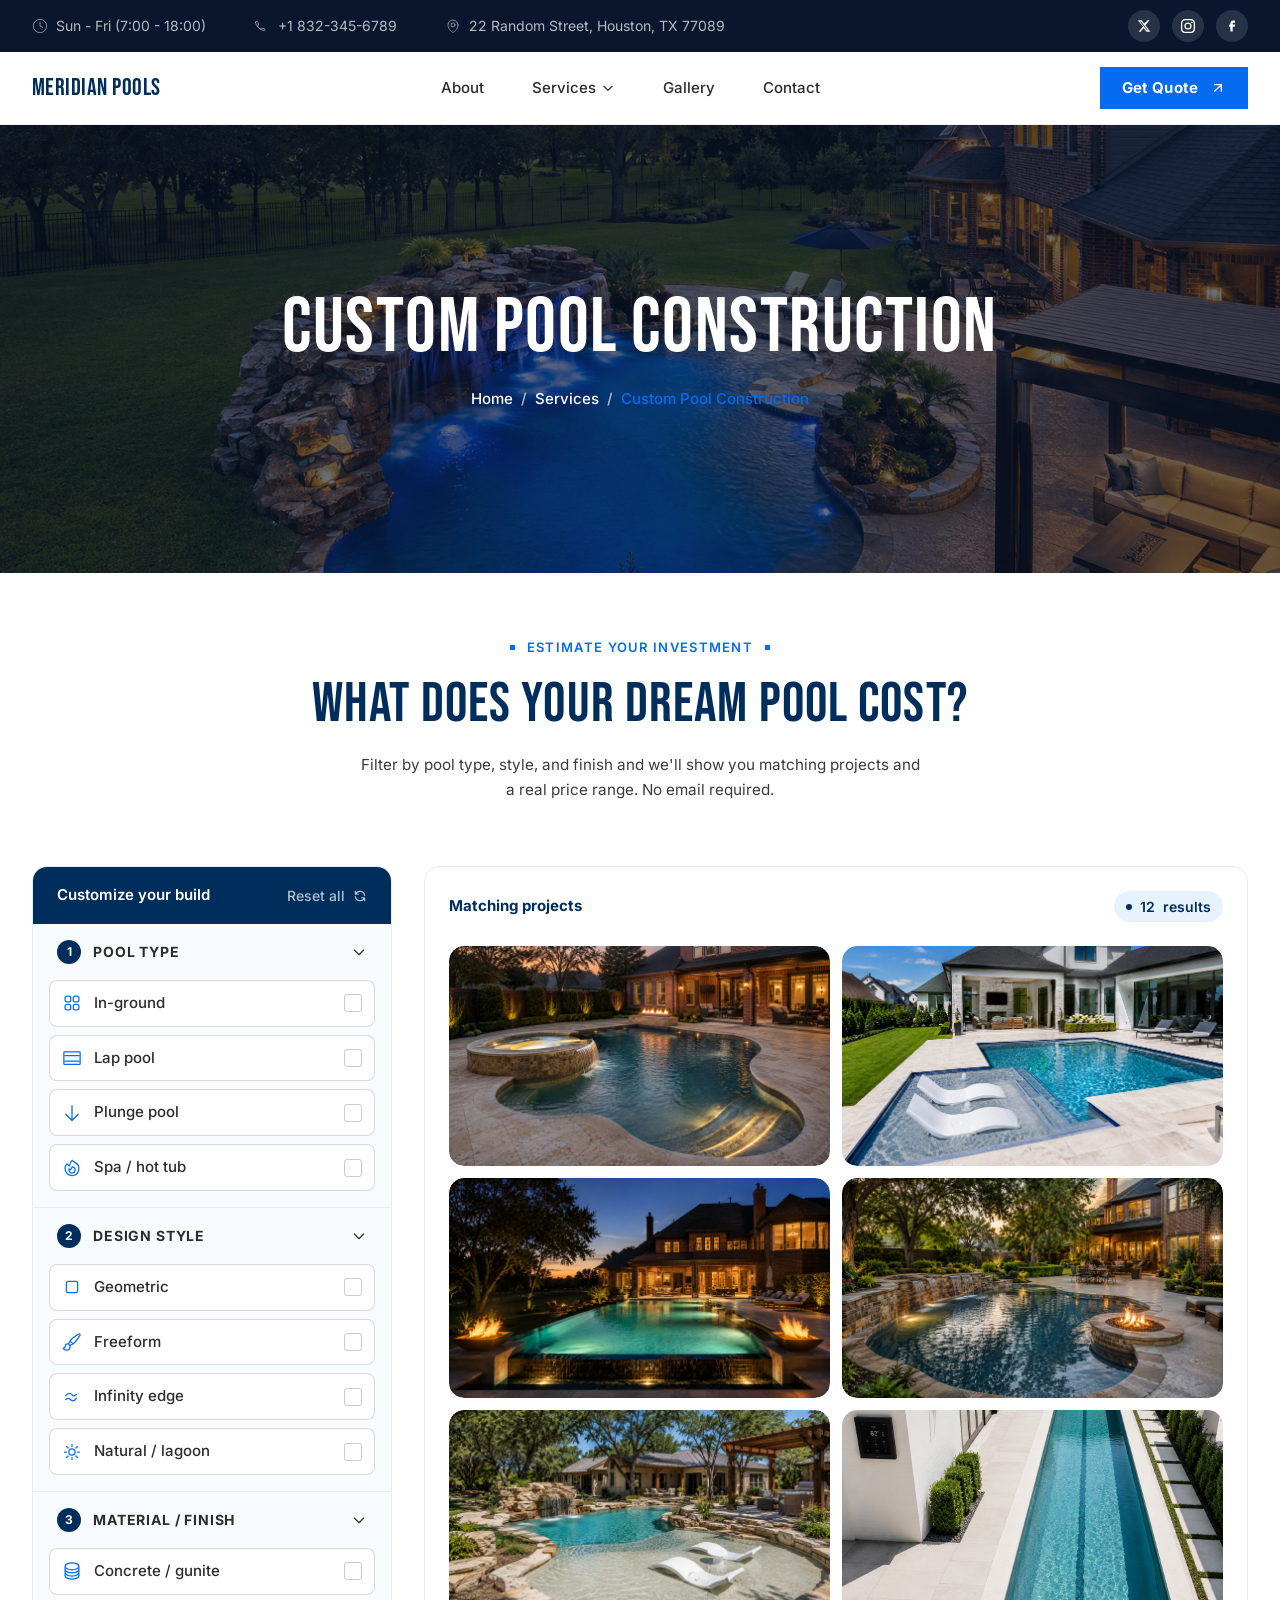
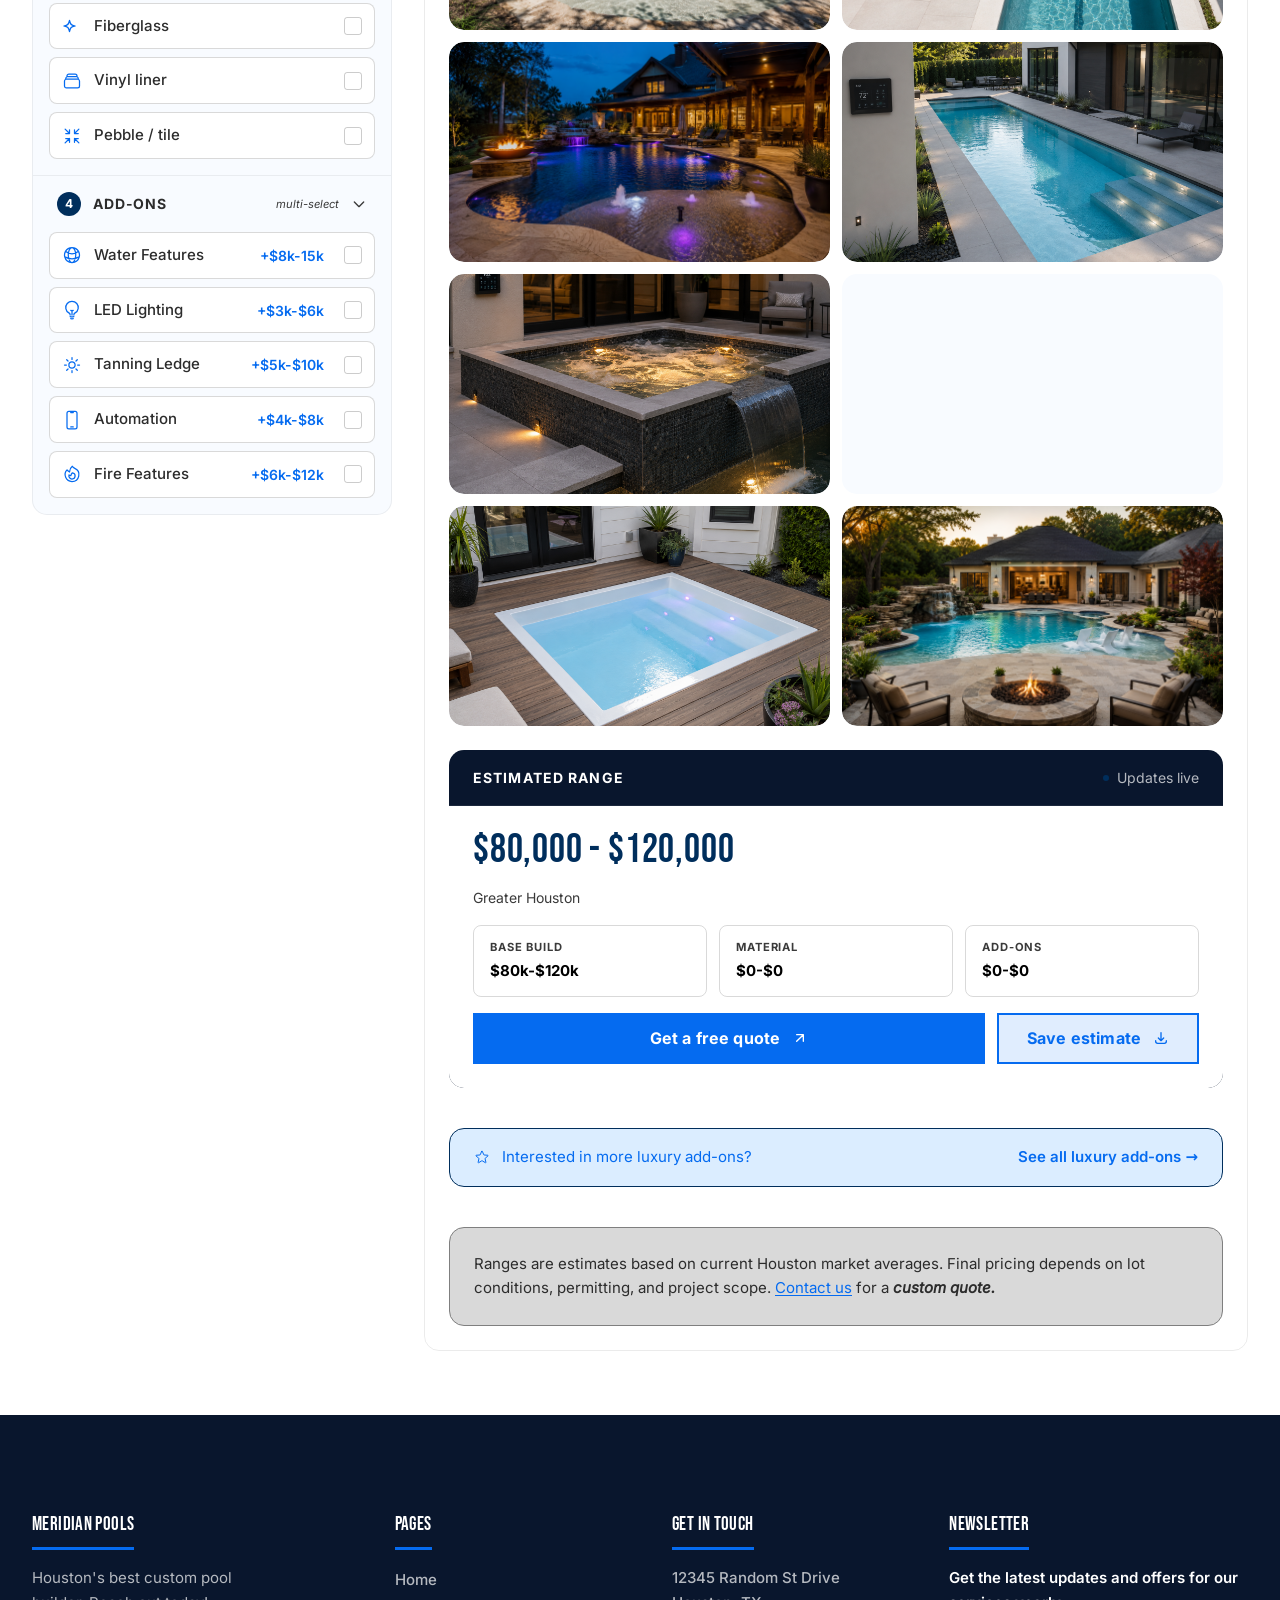
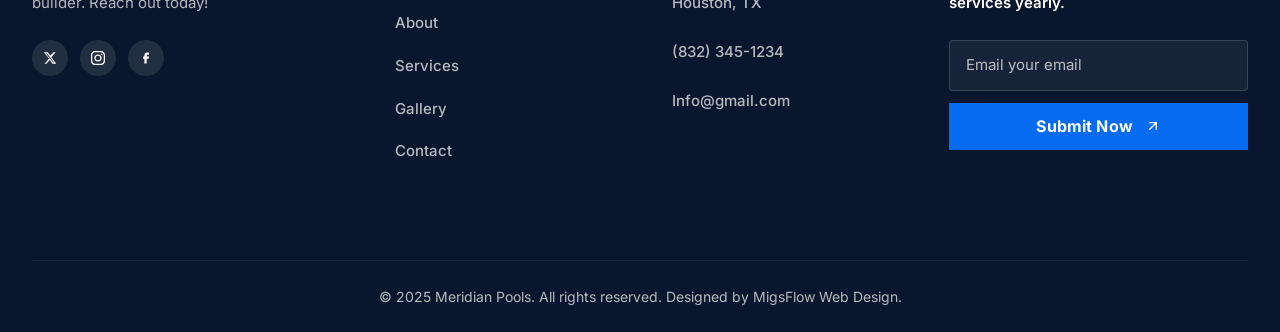
<file: html/services/custom-builds.html>
<!DOCTYPE html>
<html lang="en">

<head>
  <meta charset="UTF-8">
  <meta name="viewport" content="width=device-width, initial-scale=1.0">
  <meta name="description" content="Custom pool construction in Houston by Meridian Pools. We design and build fully custom gunite pools tailored to your home, lifestyle, and family.">

  <title>Custom Pool Construction | Meridian Pools Houston</title>

  <!-- =====================================================================
     PRELOAD — Critical fonts
  ====================================================================== -->
  <link rel="preload" href="../../fonts/bebas-neue-v16-latin-regular.woff2"
        as="font" type="font/woff2" crossorigin>
  <link rel="preload" href="../../fonts/inter-v20-latin-700.woff2"
        as="font" type="font/woff2" crossorigin>
  <link rel="preload" href="../../fonts/inter-v20-latin-regular.woff2"
        as="font" type="font/woff2" crossorigin>

  <!-- =====================================================================
     CSS
  ====================================================================== -->
  <link rel="stylesheet" href="../../css/global.css">
  <link rel="stylesheet" href="../../css/components.css">
  <link rel="stylesheet" href="../../css/animations.css">
  <link rel="stylesheet" href="../../css/custom-builds.css">

</head>

<body>

  <!-- =====================================================================
     TOPBAR
  ====================================================================== -->
  <div id="topbar">
    <div class="container topbar-inner">

      <div class="topbar-info">
        <!-- Hours -->
        <span class="topbar-item">
          <svg xmlns="http://www.w3.org/2000/svg" fill="none"
               viewBox="0 0 24 24" stroke="currentColor" aria-hidden="true">
            <circle cx="12" cy="12" r="10" stroke-width="1.5"/>
            <path stroke-linecap="round" stroke-linejoin="round"
                  stroke-width="1.5" d="M12 6v6l4 2"/>
          </svg>
          Sun - Fri (7:00 - 18:00)
        </span>

        <!-- Phone -->
        <span class="topbar-item">
          <svg xmlns="http://www.w3.org/2000/svg" fill="none"
               viewBox="0 0 24 24" stroke="currentColor" aria-hidden="true">
            <path stroke-linecap="round" stroke-linejoin="round" stroke-width="1.5"
              d="M2.25 6.338c0-.414.336-.75.75-.75h2.25a.75.75 0 0 1 .743.647l.63 4.2a.75.75 0 0 1-.44.813l-1.27.508a11.25 11.25 0 0 0 5.38 5.38l.508-1.27a.75.75 0 0 1 .814-.44l4.2.63a.75.75 0 0 1 .647.743V18a.75.75 0 0 1-.75.75C9.716 18.75 2.25 11.284 2.25 6.338Z"/>
          </svg>
          <a href="tel:+18323456789">+1 832-345-6789</a>
        </span>

        <!-- Address -->
        <span class="topbar-item">
          <svg xmlns="http://www.w3.org/2000/svg" fill="none"
               viewBox="0 0 24 24" stroke="currentColor" aria-hidden="true">
            <path stroke-linecap="round" stroke-linejoin="round" stroke-width="1.5"
              d="M15 10.5a3 3 0 1 1-6 0 3 3 0 0 1 6 0Z"/>
            <path stroke-linecap="round" stroke-linejoin="round" stroke-width="1.5"
              d="M19.5 10.5c0 7.142-7.5 11.25-7.5 11.25S4.5 17.642 4.5 10.5a7.5 7.5 0 1 1 15 0Z"/>
          </svg>
          <a href="https://maps.google.com" target="_blank" rel="noopener">
            22 Random Street, Houston, TX 77089
          </a>
        </span>
      </div>

      <!-- Social icons -->
      <div class="topbar-social">
        <a href="#" aria-label="X / Twitter">
          <svg xmlns="http://www.w3.org/2000/svg" viewBox="0 0 24 24" fill="currentColor" aria-hidden="true"><path d="M18.244 2.25h3.308l-7.227 8.26 8.502 11.24H16.17l-4.714-6.231-5.401 6.231H2.746l7.73-8.835L1.254 2.25H8.08l4.253 5.622 5.911-5.622Zm-1.161 17.52h1.833L7.084 4.126H5.117L17.083 19.77Z"/></svg>
        </a>
        <a href="#" aria-label="Instagram">
          <svg xmlns="http://www.w3.org/2000/svg" viewBox="0 0 24 24" fill="currentColor" aria-hidden="true"><path d="M12 2.163c3.204 0 3.584.012 4.85.07 3.252.148 4.771 1.691 4.919 4.919.058 1.265.069 1.645.069 4.849 0 3.205-.012 3.584-.069 4.849-.149 3.225-1.664 4.771-4.919 4.919-1.266.058-1.644.07-4.85.07-3.204 0-3.584-.012-4.849-.07-3.26-.149-4.771-1.699-4.919-4.92-.058-1.265-.07-1.644-.07-4.849 0-3.204.013-3.583.07-4.849.149-3.227 1.664-4.771 4.919-4.919 1.266-.057 1.645-.069 4.849-.069zM12 0C8.741 0 8.333.014 7.053.072 2.695.272.273 2.69.073 7.052.014 8.333 0 8.741 0 12c0 3.259.014 3.668.072 4.948.2 4.358 2.618 6.78 6.98 6.98C8.333 23.986 8.741 24 12 24c3.259 0 3.668-.014 4.948-.072 4.354-.2 6.782-2.618 6.979-6.98.059-1.28.073-1.689.073-4.948 0-3.259-.014-3.667-.072-4.947-.196-4.354-2.617-6.78-6.979-6.98C15.668.014 15.259 0 12 0zm0 5.838a6.162 6.162 0 100 12.324 6.162 6.162 0 000-12.324zM12 16a4 4 0 110-8 4 4 0 010 8zm6.406-11.845a1.44 1.44 0 100 2.881 1.44 1.44 0 000-2.881z"/></svg>
        </a>
        <a href="#" aria-label="Facebook">
          <svg xmlns="http://www.w3.org/2000/svg" viewBox="0 0 24 24" fill="currentColor" aria-hidden="true"><path d="M9.198 21.5h4v-8.01h3.604l.396-3.98h-4V7.5a1 1 0 0 1 1-1h3v-4h-3a5 5 0 0 0-5 5v2.01h-2l-.396 3.98h2.396v8.01Z"/></svg>
        </a>
        </div>

    </div>
  </div>
  <!-- /TOPBAR -->


  <!-- =====================================================================
     NAVIGATION
  ====================================================================== -->
  <header id="navbar">
    <div class="container nav-inner">

      <a href="../../index.html" class="nav-logo"
         aria-label="Meridian Pools — Home">
        MERIDIAN POOLS
      </a>

      <!-- Desktop nav -->
      <nav aria-label="Main navigation">
        <ul class="nav-links">
          <li><a href="../about.html">About</a></li>

          <li>
            <button class="nav-drop-toggle" aria-expanded="false"
                    aria-haspopup="true">
              Services
              <svg class="nav-chevron" xmlns="http://www.w3.org/2000/svg"
                   fill="none" viewBox="0 0 24 24" stroke="currentColor"
                   aria-hidden="true">
                <path stroke-linecap="round" stroke-linejoin="round"
                      stroke-width="2" d="M19 9l-7 7-7-7"/>
              </svg>
            </button>
            <ul class="nav-dropdown" role="menu">
              <li role="none">
                <a href="custom-builds.html" role="menuitem" class="active">
                  Custom Pool Construction
                </a>
              </li>
              <li role="none">
                <a href="renovations.html" role="menuitem">
                  Remodeling &amp; Renovation
                </a>
              </li>
              <li role="none">
                <a href="add-ons.html" role="menuitem">
                  Luxury Features &amp; Add-Ons
                </a>
              </li>
            </ul>
          </li>

          <li><a href="../gallery.html">Gallery</a></li>
          <li><a href="../contact.html">Contact</a></li>
        </ul>
      </nav>

      <!-- Desktop CTA -->
      <div class="nav-cta">
        <a href="../quote.html?service=custom-build" class="btn-primary">
          Get Quote
          <svg class="btn-icon" xmlns="http://www.w3.org/2000/svg"
               fill="none" viewBox="0 0 24 24" stroke="currentColor"
               aria-hidden="true">
            <path stroke-linecap="round" stroke-linejoin="round"
                  stroke-width="2" d="M7 17L17 7M17 7H7M17 7v10"/>
          </svg>
        </a>
      </div>

      <!-- Hamburger -->
      <button class="nav-hamburger" aria-expanded="false"
              aria-label="Open menu" aria-controls="mobile-drawer">
        <span></span>
        <span></span>
        <span></span>
      </button>

      <!-- Mobile drawer -->
      <nav class="nav-drawer" id="mobile-drawer"
           aria-label="Mobile navigation">

        <button class="nav-drawer-close" aria-label="Close menu">
          <svg xmlns="http://www.w3.org/2000/svg" fill="none"
               viewBox="0 0 24 24" stroke="currentColor" aria-hidden="true">
            <path stroke-linecap="round" stroke-linejoin="round"
                  stroke-width="2" d="M6 18L18 6M6 6l12 12"/>
          </svg>
        </button>

        <ul>
          <li><a href="../about.html">About</a></li>
          <li>
            <button class="nav-drop-toggle" aria-expanded="false">
              Services
              <svg class="nav-chevron" xmlns="http://www.w3.org/2000/svg"
                   fill="none" viewBox="0 0 24 24" stroke="currentColor"
                   aria-hidden="true">
                <path stroke-linecap="round" stroke-linejoin="round"
                      stroke-width="2" d="M19 9l-7 7-7-7"/>
              </svg>
            </button>
            <ul class="nav-sub">
              <li><a href="custom-builds.html">Custom Pool Construction</a></li>
              <li><a href="renovations.html">Remodeling &amp; Renovation</a></li>
              <li><a href="add-ons.html">Luxury Features &amp; Add-Ons</a></li>
            </ul>
          </li>
          <li><a href="../gallery.html">Gallery</a></li>
          <li><a href="../contact.html">Contact</a></li>
        </ul>

        <div class="nav-drawer-cta">
          <a href="../quote.html?service=custom-build" class="btn-primary">
            Get Quote
            <svg class="btn-icon" xmlns="http://www.w3.org/2000/svg"
                 fill="none" viewBox="0 0 24 24" stroke="currentColor"
                 aria-hidden="true">
              <path stroke-linecap="round" stroke-linejoin="round"
                    stroke-width="2" d="M7 17L17 7M17 7H7M17 7v10"/>
            </svg>
          </a>
        </div>
      </nav>

    </div>
  </header>
  <!-- /NAVIGATION -->


  <!-- ==================================================================
   PAGE HERO — reused across all service pages
   Only the background image changes per page.
=================================================================== -->
<section id="page-hero">
  <div class="container">
    <h1>Custom Pool Construction</h1>
    <nav class="breadcrumb" aria-label="Breadcrumb">
      <a href="../../index.html">Home</a>
      <span class="sep">/</span>
      <a href="services.html">Services</a>
      <span class="sep">/</span>
      <span class="current">Custom Pool Construction</span>
    </nav>
  </div>

  <!-- Background image — swap this per service page -->
  <picture>
    <source media="(max-width: 600px)"
            srcset="../../images/custom-builds/custom-builds-hero.png">
    <source media="(min-width: 601px)"
            srcset="../../images/custom-builds/custom-builds-hero.png">
    <img
      aria-hidden="true"
      src="../../images/custom-builds/custom-builds-hero.png"
      alt=""
      width="1920"
      height="600"
      loading="eager"
      decoding="async">
  </picture>
</section>
<!-- /PAGE HERO -->


<!-- ==================================================================
   BUDGET CALCULATOR SECTION
=================================================================== -->
<section id="calculator" class="section-padding">
  <div class="container">

    <!-- Header -->
    <div class="calc-header reveal fade-up">
      <p class="eyebrow calc-eyebrow">
        <span></span>Estimate Your Investment<span></span>
      </p>
      <h2>What Does Your Dream Pool Cost?</h2>
      <p class="calc-subtext">
        Filter by pool type, style, and finish and we'll show you matching
        projects and a real price range. No email required.
      </p>
    </div>

    <!-- Calculator layout -->
    <div class="calc-layout">

      <!-- Left — filter panel -->
      <div class="calc-filters-panel">
        <div class="calc-filters-header">
          <span class="calc-filters-title">Customize your build</span>
          <button class="calc-reset" id="calcReset" aria-label="Reset all filters">
            Reset all
            <svg xmlns="http://www.w3.org/2000/svg" fill="none"
                 viewBox="0 0 24 24" stroke="currentColor" aria-hidden="true">
              <path stroke-linecap="round" stroke-linejoin="round"
                    stroke-width="2"
                    d="M4 4v5h.582m15.356 2A8.001 8.001 0 004.582 9m0 0H9m11 11v-5h-.581m0 0a8.003 8.003 0 01-15.357-2m15.357 2H15"/>
            </svg>
          </button>
        </div>

        <!-- Section 1 — Pool Type -->
        <div class="calc-section" data-section="pool-type">
          <button class="calc-section-toggle" aria-expanded="true">
            <span class="calc-section-num">1</span>
            <span class="calc-section-label">Pool Type</span>
            <svg class="calc-section-chevron" xmlns="http://www.w3.org/2000/svg"
                 fill="none" viewBox="0 0 24 24" stroke="currentColor"
                 aria-hidden="true">
              <path stroke-linecap="round" stroke-linejoin="round"
                    stroke-width="2" d="M19 9l-7 7-7-7"/>
            </svg>
          </button>
          <div class="calc-section-body">
            <label class="calc-option" data-filter="type" data-value="inground">
              <span class="calc-option-icon">
                <svg xmlns="http://www.w3.org/2000/svg" fill="none" viewBox="0 0 24 24" stroke="currentColor" width="20" height="20" aria-hidden="true"><path stroke-linecap="round" stroke-linejoin="round" stroke-width="1.5" d="M3.75 6A2.25 2.25 0 016 3.75h2.25A2.25 2.25 0 0110.5 6v2.25a2.25 2.25 0 01-2.25 2.25H6a2.25 2.25 0 01-2.25-2.25V6zM3.75 15.75A2.25 2.25 0 016 13.5h2.25a2.25 2.25 0 012.25 2.25V18a2.25 2.25 0 01-2.25 2.25H6A2.25 2.25 0 013.75 18v-2.25zM13.5 6a2.25 2.25 0 012.25-2.25H18A2.25 2.25 0 0120.25 6v2.25A2.25 2.25 0 0118 10.5h-2.25a2.25 2.25 0 01-2.25-2.25V6zM13.5 15.75a2.25 2.25 0 012.25-2.25H18a2.25 2.25 0 012.25 2.25V18A2.25 2.25 0 0118 20.25h-2.25A2.25 2.25 0 0113.5 18v-2.25z"/></svg>
              </span>
              <span class="calc-option-label">In-ground</span>
              <span class="calc-option-check" aria-hidden="true">
                <svg xmlns="http://www.w3.org/2000/svg" viewBox="0 0 24 24"
                     fill="none" stroke="currentColor">
                  <path stroke-linecap="round" stroke-linejoin="round"
                        stroke-width="3" d="M5 13l4 4L19 7"/>
                </svg>
              </span>
              <input type="checkbox" class="calc-checkbox sr-only"
                     data-filter="type" data-value="inground"
                     data-base-min="80000" data-base-max="120000">
            </label>
            <label class="calc-option" data-filter="type" data-value="lap">
              <span class="calc-option-icon">
                <svg xmlns="http://www.w3.org/2000/svg" fill="none" viewBox="0 0 24 24" stroke="currentColor" width="20" height="20" aria-hidden="true"><path stroke-linecap="round" stroke-linejoin="round" stroke-width="1.5" d="M3.75 9h16.5m-16.5 6.75h16.5M3 4.5h18a.75.75 0 01.75.75v13.5a.75.75 0 01-.75.75H3a.75.75 0 01-.75-.75V5.25A.75.75 0 013 4.5z"/></svg>
              </span>
              <span class="calc-option-label">Lap pool</span>
              <span class="calc-option-check" aria-hidden="true">
                <svg xmlns="http://www.w3.org/2000/svg" viewBox="0 0 24 24"
                     fill="none" stroke="currentColor">
                  <path stroke-linecap="round" stroke-linejoin="round"
                        stroke-width="3" d="M5 13l4 4L19 7"/>
                </svg>
              </span>
              <input type="checkbox" class="calc-checkbox sr-only"
                     data-filter="type" data-value="lap"
                     data-base-min="60000" data-base-max="95000">
            </label>
            <label class="calc-option" data-filter="type" data-value="plunge">
              <span class="calc-option-icon">
                <svg xmlns="http://www.w3.org/2000/svg" fill="none" viewBox="0 0 24 24" stroke="currentColor" width="20" height="20" aria-hidden="true"><path stroke-linecap="round" stroke-linejoin="round" stroke-width="1.5" d="M19.5 13.5L12 21m0 0l-7.5-7.5M12 21V3"/></svg>
              </span>
              <span class="calc-option-label">Plunge pool</span>
              <span class="calc-option-check" aria-hidden="true">
                <svg xmlns="http://www.w3.org/2000/svg" viewBox="0 0 24 24"
                     fill="none" stroke="currentColor">
                  <path stroke-linecap="round" stroke-linejoin="round"
                        stroke-width="3" d="M5 13l4 4L19 7"/>
                </svg>
              </span>
              <input type="checkbox" class="calc-checkbox sr-only"
                     data-filter="type" data-value="plunge"
                     data-base-min="40000" data-base-max="70000">
            </label>
            <label class="calc-option" data-filter="type" data-value="spa">
              <span class="calc-option-icon">
                <svg xmlns="http://www.w3.org/2000/svg" fill="none" viewBox="0 0 24 24" stroke="currentColor" width="20" height="20" aria-hidden="true"><path stroke-linecap="round" stroke-linejoin="round" stroke-width="1.5" d="M15.362 5.214A8.252 8.252 0 0112 21 8.25 8.25 0 016.038 7.048 8.287 8.287 0 009 9.6a8.983 8.983 0 013.361-6.867 8.21 8.21 0 003 2.48z"/><path stroke-linecap="round" stroke-linejoin="round" stroke-width="1.5" d="M12 18a3.75 3.75 0 00.495-7.467 5.99 5.99 0 00-1.925 3.546 5.974 5.974 0 01-2.133-1A3.75 3.75 0 0012 18z"/></svg>
              </span>
              <span class="calc-option-label">Spa / hot tub</span>
              <span class="calc-option-check" aria-hidden="true">
                <svg xmlns="http://www.w3.org/2000/svg" viewBox="0 0 24 24"
                     fill="none" stroke="currentColor">
                  <path stroke-linecap="round" stroke-linejoin="round"
                        stroke-width="3" d="M5 13l4 4L19 7"/>
                </svg>
              </span>
              <input type="checkbox" class="calc-checkbox sr-only"
                     data-filter="type" data-value="spa"
                     data-base-min="15000" data-base-max="35000">
            </label>
          </div>
        </div>

        <!-- Section 2 — Design Style -->
        <div class="calc-section" data-section="design-style">
          <button class="calc-section-toggle" aria-expanded="true">
            <span class="calc-section-num">2</span>
            <span class="calc-section-label">Design Style</span>
            <svg class="calc-section-chevron" xmlns="http://www.w3.org/2000/svg"
                 fill="none" viewBox="0 0 24 24" stroke="currentColor"
                 aria-hidden="true">
              <path stroke-linecap="round" stroke-linejoin="round"
                    stroke-width="2" d="M19 9l-7 7-7-7"/>
            </svg>
          </button>
          <div class="calc-section-body">
            <label class="calc-option" data-filter="style" data-value="geometric">
              <span class="calc-option-icon">
                <svg xmlns="http://www.w3.org/2000/svg" fill="none" viewBox="0 0 24 24" stroke="currentColor" width="20" height="20" aria-hidden="true"><path stroke-linecap="round" stroke-linejoin="round" stroke-width="1.5" d="M5.25 7.5A2.25 2.25 0 017.5 5.25h9a2.25 2.25 0 012.25 2.25v9a2.25 2.25 0 01-2.25 2.25h-9a2.25 2.25 0 01-2.25-2.25v-9z"/></svg>
              </span>
              <span class="calc-option-label">Geometric</span>
              <span class="calc-option-check" aria-hidden="true">
                <svg xmlns="http://www.w3.org/2000/svg" viewBox="0 0 24 24"
                     fill="none" stroke="currentColor">
                  <path stroke-linecap="round" stroke-linejoin="round"
                        stroke-width="3" d="M5 13l4 4L19 7"/>
                </svg>
              </span>
              <input type="checkbox" class="calc-checkbox sr-only"
                     data-filter="style" data-value="geometric"
                     data-add-min="0" data-add-max="0">
            </label>
            <label class="calc-option" data-filter="style" data-value="freeform">
              <span class="calc-option-icon">
                <svg xmlns="http://www.w3.org/2000/svg" fill="none" viewBox="0 0 24 24" stroke="currentColor" width="20" height="20" aria-hidden="true"><path stroke-linecap="round" stroke-linejoin="round" stroke-width="1.5" d="M9.53 16.122a3 3 0 00-5.78 1.128 2.25 2.25 0 01-2.4 2.245 4.5 4.5 0 008.4-2.245c0-.399-.078-.78-.22-1.128zm0 0a15.998 15.998 0 003.388-1.62m-5.043-.025a15.994 15.994 0 011.622-3.395m3.42 3.42a15.995 15.995 0 004.764-4.648l3.876-5.814a1.151 1.151 0 00-1.597-1.597L14.146 6.32a15.996 15.996 0 00-4.649 4.763m3.42 3.42a6.776 6.776 0 00-3.42-3.42"/></svg>
              </span>
              <span class="calc-option-label">Freeform</span>
              <span class="calc-option-check" aria-hidden="true">
                <svg xmlns="http://www.w3.org/2000/svg" viewBox="0 0 24 24"
                     fill="none" stroke="currentColor">
                  <path stroke-linecap="round" stroke-linejoin="round"
                        stroke-width="3" d="M5 13l4 4L19 7"/>
                </svg>
              </span>
              <input type="checkbox" class="calc-checkbox sr-only"
                     data-filter="style" data-value="freeform"
                     data-add-min="5000" data-add-max="10000">
            </label>
            <label class="calc-option" data-filter="style" data-value="infinity">
              <span class="calc-option-icon">
                <svg xmlns="http://www.w3.org/2000/svg" fill="none" viewBox="0 0 24 24" stroke="currentColor" width="20" height="20" aria-hidden="true"><path stroke-linecap="round" stroke-linejoin="round" stroke-width="1.5" d="M4.5 10.5S6 7.5 9 7.5c2.25 0 3.75 3 5.25 3s3-1.5 3-1.5m0 4.5s-1.5 3-4.5 3c-2.25 0-3.75-3-5.25-3s-3 1.5-3 1.5"/></svg>
              </span>
              <span class="calc-option-label">Infinity edge</span>
              <span class="calc-option-check" aria-hidden="true">
                <svg xmlns="http://www.w3.org/2000/svg" viewBox="0 0 24 24"
                     fill="none" stroke="currentColor">
                  <path stroke-linecap="round" stroke-linejoin="round"
                        stroke-width="3" d="M5 13l4 4L19 7"/>
                </svg>
              </span>
              <input type="checkbox" class="calc-checkbox sr-only"
                     data-filter="style" data-value="infinity"
                     data-add-min="15000" data-add-max="25000">
            </label>
            <label class="calc-option" data-filter="style" data-value="lagoon">
              <span class="calc-option-icon">
                <svg xmlns="http://www.w3.org/2000/svg" fill="none" viewBox="0 0 24 24" stroke="currentColor" width="20" height="20" aria-hidden="true"><path stroke-linecap="round" stroke-linejoin="round" stroke-width="1.5" d="M12 3v2.25m6.364.386l-1.591 1.591M21 12h-2.25m-.386 6.364l-1.591-1.591M12 18.75V21m-4.773-4.227l-1.591 1.591M5.25 12H3m4.227-4.773L5.636 5.636M15.75 12a3.75 3.75 0 11-7.5 0 3.75 3.75 0 017.5 0z"/></svg>
              </span>
              <span class="calc-option-label">Natural / lagoon</span>
              <span class="calc-option-check" aria-hidden="true">
                <svg xmlns="http://www.w3.org/2000/svg" viewBox="0 0 24 24"
                     fill="none" stroke="currentColor">
                  <path stroke-linecap="round" stroke-linejoin="round"
                        stroke-width="3" d="M5 13l4 4L19 7"/>
                </svg>
              </span>
              <input type="checkbox" class="calc-checkbox sr-only"
                     data-filter="style" data-value="lagoon"
                     data-add-min="8000" data-add-max="15000">
            </label>
          </div>
        </div>

        <!-- Section 3 — Material / Finish -->
        <div class="calc-section" data-section="material">
          <button class="calc-section-toggle" aria-expanded="true">
            <span class="calc-section-num">3</span>
            <span class="calc-section-label">Material / Finish</span>
            <svg class="calc-section-chevron" xmlns="http://www.w3.org/2000/svg"
                 fill="none" viewBox="0 0 24 24" stroke="currentColor"
                 aria-hidden="true">
              <path stroke-linecap="round" stroke-linejoin="round"
                    stroke-width="2" d="M19 9l-7 7-7-7"/>
            </svg>
          </button>
          <div class="calc-section-body">
            <label class="calc-option" data-filter="material" data-value="concrete">
              <span class="calc-option-icon">
                <svg xmlns="http://www.w3.org/2000/svg" fill="none" viewBox="0 0 24 24" stroke="currentColor" width="20" height="20" aria-hidden="true"><path stroke-linecap="round" stroke-linejoin="round" stroke-width="1.5" d="M20.25 6.375c0 2.278-3.694 4.125-8.25 4.125S3.75 8.653 3.75 6.375m16.5 0c0-2.278-3.694-4.125-8.25-4.125S3.75 4.097 3.75 6.375m16.5 0v11.25c0 2.278-3.694 4.125-8.25 4.125s-8.25-1.847-8.25-4.125V6.375m16.5 0v3.75m-16.5-3.75v3.75m16.5 0v3.75C20.25 16.153 16.556 18 12 18s-8.25-1.847-8.25-4.125v-3.75m16.5 0c0 2.278-3.694 4.125-8.25 4.125s-8.25-1.847-8.25-4.125"/></svg>
              </span>
              <span class="calc-option-label">Concrete / gunite</span>
              <span class="calc-option-check" aria-hidden="true">
                <svg xmlns="http://www.w3.org/2000/svg" viewBox="0 0 24 24"
                     fill="none" stroke="currentColor">
                  <path stroke-linecap="round" stroke-linejoin="round"
                        stroke-width="3" d="M5 13l4 4L19 7"/>
                </svg>
              </span>
              <input type="checkbox" class="calc-checkbox sr-only"
                     data-filter="material" data-value="concrete"
                     data-mat-min="0" data-mat-max="20000">
            </label>
            <label class="calc-option" data-filter="material" data-value="fiberglass">
              <span class="calc-option-icon">
                <svg xmlns="http://www.w3.org/2000/svg" fill="none" viewBox="0 0 24 24" stroke="currentColor" width="20" height="20" aria-hidden="true"><path stroke-linecap="round" stroke-linejoin="round" stroke-width="1.5" d="M9.813 15.904L9 18.75l-.813-2.846a4.5 4.5 0 00-3.09-3.09L2.25 12l2.846-.813a4.5 4.5 0 003.09-3.09L9 5.25l.813 2.846a4.5 4.5 0 003.09 3.09L15.75 12l-2.846.813a4.5 4.5 0 00-3.09 3.09z"/></svg>
              </span>
              <span class="calc-option-label">Fiberglass</span>
              <span class="calc-option-check" aria-hidden="true">
                <svg xmlns="http://www.w3.org/2000/svg" viewBox="0 0 24 24"
                     fill="none" stroke="currentColor">
                  <path stroke-linecap="round" stroke-linejoin="round"
                        stroke-width="3" d="M5 13l4 4L19 7"/>
                </svg>
              </span>
              <input type="checkbox" class="calc-checkbox sr-only"
                     data-filter="material" data-value="fiberglass"
                     data-mat-min="5000" data-mat-max="25000">
            </label>
            <label class="calc-option" data-filter="material" data-value="vinyl">
              <span class="calc-option-icon">
                <svg xmlns="http://www.w3.org/2000/svg" fill="none" viewBox="0 0 24 24" stroke="currentColor" width="20" height="20" aria-hidden="true"><path stroke-linecap="round" stroke-linejoin="round" stroke-width="1.5" d="M6 6.878V6a2.25 2.25 0 012.25-2.25h7.5A2.25 2.25 0 0118 6v.878m-12 0c.235-.083.487-.128.75-.128h10.5c.263 0 .515.045.75.128m-12 0A2.25 2.25 0 004.5 9v.878m13.5-3A2.25 2.25 0 0119.5 9v.878m0 0a2.246 2.246 0 00-.75-.128H5.25c-.263 0-.515.045-.75.128m15 0A2.25 2.25 0 0121 12v6a2.25 2.25 0 01-2.25 2.25H5.25A2.25 2.25 0 013 18v-6c0-.98.626-1.813 1.5-2.122"/></svg>
              </span>
              <span class="calc-option-label">Vinyl liner</span>
              <span class="calc-option-check" aria-hidden="true">
                <svg xmlns="http://www.w3.org/2000/svg" viewBox="0 0 24 24"
                     fill="none" stroke="currentColor">
                  <path stroke-linecap="round" stroke-linejoin="round"
                        stroke-width="3" d="M5 13l4 4L19 7"/>
                </svg>
              </span>
              <input type="checkbox" class="calc-checkbox sr-only"
                     data-filter="material" data-value="vinyl"
                     data-mat-min="0" data-mat-max="15000">
            </label>
            <label class="calc-option" data-filter="material" data-value="pebble">
              <span class="calc-option-icon">
                <svg xmlns="http://www.w3.org/2000/svg" fill="none" viewBox="0 0 24 24" stroke="currentColor" width="20" height="20" aria-hidden="true"><path stroke-linecap="round" stroke-linejoin="round" stroke-width="1.5" d="M9 9V4.5M9 9H4.5M9 9L3.75 3.75M9 15v4.5M9 15H4.5M9 15l-5.25 5.25M15 9h4.5M15 9V4.5M15 9l5.25-5.25M15 15h4.5M15 15v4.5m0-4.5l5.25 5.25"/></svg>
              </span>
              <span class="calc-option-label">Pebble / tile</span>
              <span class="calc-option-check" aria-hidden="true">
                <svg xmlns="http://www.w3.org/2000/svg" viewBox="0 0 24 24"
                     fill="none" stroke="currentColor">
                  <path stroke-linecap="round" stroke-linejoin="round"
                        stroke-width="3" d="M5 13l4 4L19 7"/>
                </svg>
              </span>
              <input type="checkbox" class="calc-checkbox sr-only"
                     data-filter="material" data-value="pebble"
                     data-mat-min="10000" data-mat-max="35000">
            </label>
          </div>
        </div>

        <!-- Section 4 — Add-Ons -->
        <div class="calc-section" data-section="addons">
          <button class="calc-section-toggle" aria-expanded="true">
            <span class="calc-section-num">4</span>
            <span class="calc-section-label">Add-Ons</span>
            <span class="calc-multiselect">multi-select</span>
            <svg class="calc-section-chevron" xmlns="http://www.w3.org/2000/svg"
                 fill="none" viewBox="0 0 24 24" stroke="currentColor"
                 aria-hidden="true">
              <path stroke-linecap="round" stroke-linejoin="round"
                    stroke-width="2" d="M19 9l-7 7-7-7"/>
            </svg>
          </button>
          <div class="calc-section-body">
            <label class="calc-option" data-filter="addon" data-value="water">
              <span class="calc-option-icon">
                <svg xmlns="http://www.w3.org/2000/svg" fill="none" viewBox="0 0 24 24" stroke="currentColor" width="20" height="20" aria-hidden="true"><path stroke-linecap="round" stroke-linejoin="round" stroke-width="1.5" d="M12 21a9.004 9.004 0 008.716-6.747M12 21a9.004 9.004 0 01-8.716-6.747M12 21c2.485 0 4.5-4.03 4.5-9S14.485 3 12 3m0 18c-2.485 0-4.5-4.03-4.5-9S9.515 3 12 3m0 0a8.997 8.997 0 017.843 4.582M12 3a8.997 8.997 0 00-7.843 4.582m15.686 0A11.953 11.953 0 0112 10.5c-2.998 0-5.74-1.1-7.843-2.918m15.686 0A8.959 8.959 0 0121 12c0 .778-.099 1.533-.284 2.253m0 0A17.919 17.919 0 0112 16.5c-3.162 0-6.133-.815-8.716-2.247m0 0A9.015 9.015 0 013 12c0-1.605.42-3.113 1.157-4.418"/></svg>
              </span>
              <span class="calc-option-label">Water Features</span>
              <span class="calc-addon-price">+$8k-15k</span>
              <span class="calc-option-check" aria-hidden="true">
                <svg xmlns="http://www.w3.org/2000/svg" viewBox="0 0 24 24"
                     fill="none" stroke="currentColor">
                  <path stroke-linecap="round" stroke-linejoin="round"
                        stroke-width="3" d="M5 13l4 4L19 7"/>
                </svg>
              </span>
              <input type="checkbox" class="calc-checkbox sr-only"
                     data-filter="addon" data-value="water"
                     data-addon-min="8000" data-addon-max="15000">
            </label>
            <label class="calc-option" data-filter="addon" data-value="lighting">
              <span class="calc-option-icon">
                <svg xmlns="http://www.w3.org/2000/svg" fill="none" viewBox="0 0 24 24" stroke="currentColor" width="20" height="20" aria-hidden="true"><path stroke-linecap="round" stroke-linejoin="round" stroke-width="1.5" d="M12 18v-5.25m0 0a6.01 6.01 0 001.5-.189m-1.5.189a6.01 6.01 0 01-1.5-.189m3.75 7.478a12.06 12.06 0 01-4.5 0m3.75 2.383a14.406 14.406 0 01-3 0M14.25 18v-.192c0-.983.658-1.823 1.508-2.316a7.5 7.5 0 10-7.517 0c.85.493 1.509 1.333 1.509 2.316V18"/></svg>
              </span>
              <span class="calc-option-label">LED Lighting</span>
              <span class="calc-addon-price">+$3k-$6k</span>
              <span class="calc-option-check" aria-hidden="true">
                <svg xmlns="http://www.w3.org/2000/svg" viewBox="0 0 24 24"
                     fill="none" stroke="currentColor">
                  <path stroke-linecap="round" stroke-linejoin="round"
                        stroke-width="3" d="M5 13l4 4L19 7"/>
                </svg>
              </span>
              <input type="checkbox" class="calc-checkbox sr-only"
                     data-filter="addon" data-value="lighting"
                     data-addon-min="3000" data-addon-max="6000">
            </label>
            <label class="calc-option" data-filter="addon" data-value="tanning">
              <span class="calc-option-icon">
                <svg xmlns="http://www.w3.org/2000/svg" fill="none" viewBox="0 0 24 24" stroke="currentColor" width="20" height="20" aria-hidden="true"><path stroke-linecap="round" stroke-linejoin="round" stroke-width="1.5" d="M12 3v2.25m6.364.386l-1.591 1.591M21 12h-2.25m-.386 6.364l-1.591-1.591M12 18.75V21m-4.773-4.227l-1.591 1.591M5.25 12H3m4.227-4.773L5.636 5.636M15.75 12a3.75 3.75 0 11-7.5 0 3.75 3.75 0 017.5 0z"/></svg>
              </span>
              <span class="calc-option-label">Tanning Ledge</span>
              <span class="calc-addon-price">+$5k-$10k</span>
              <span class="calc-option-check" aria-hidden="true">
                <svg xmlns="http://www.w3.org/2000/svg" viewBox="0 0 24 24"
                     fill="none" stroke="currentColor">
                  <path stroke-linecap="round" stroke-linejoin="round"
                        stroke-width="3" d="M5 13l4 4L19 7"/>
                </svg>
              </span>
              <input type="checkbox" class="calc-checkbox sr-only"
                     data-filter="addon" data-value="tanning"
                     data-addon-min="5000" data-addon-max="10000">
            </label>
            <label class="calc-option" data-filter="addon" data-value="automation">
              <span class="calc-option-icon">
                <svg xmlns="http://www.w3.org/2000/svg" fill="none" viewBox="0 0 24 24" stroke="currentColor" width="20" height="20" aria-hidden="true"><path stroke-linecap="round" stroke-linejoin="round" stroke-width="1.5" d="M10.5 1.5H8.25A2.25 2.25 0 006 3.75v16.5a2.25 2.25 0 002.25 2.25h7.5A2.25 2.25 0 0018 20.25V3.75a2.25 2.25 0 00-2.25-2.25H13.5m-3 0V3h3V1.5m-3 0h3m-3 18.75h3"/></svg>
              </span>
              <span class="calc-option-label">Automation</span>
              <span class="calc-addon-price">+$4k-$8k</span>
              <span class="calc-option-check" aria-hidden="true">
                <svg xmlns="http://www.w3.org/2000/svg" viewBox="0 0 24 24"
                     fill="none" stroke="currentColor">
                  <path stroke-linecap="round" stroke-linejoin="round"
                        stroke-width="3" d="M5 13l4 4L19 7"/>
                </svg>
              </span>
              <input type="checkbox" class="calc-checkbox sr-only"
                     data-filter="addon" data-value="automation"
                     data-addon-min="4000" data-addon-max="8000">
            </label>
            <label class="calc-option" data-filter="addon" data-value="fire">
              <span class="calc-option-icon">
                <svg xmlns="http://www.w3.org/2000/svg" fill="none" viewBox="0 0 24 24" stroke="currentColor" width="20" height="20" aria-hidden="true"><path stroke-linecap="round" stroke-linejoin="round" stroke-width="1.5" d="M15.362 5.214A8.252 8.252 0 0112 21 8.25 8.25 0 016.038 7.048 8.287 8.287 0 009 9.6a8.983 8.983 0 013.361-6.867 8.21 8.21 0 003 2.48z"/><path stroke-linecap="round" stroke-linejoin="round" stroke-width="1.5" d="M12 18a3.75 3.75 0 00.495-7.467 5.99 5.99 0 00-1.925 3.546 5.974 5.974 0 01-2.133-1A3.75 3.75 0 0012 18z"/></svg>
              </span>
              <span class="calc-option-label">Fire Features</span>
              <span class="calc-addon-price">+$6k-$12k</span>
              <span class="calc-option-check" aria-hidden="true">
                <svg xmlns="http://www.w3.org/2000/svg" viewBox="0 0 24 24"
                     fill="none" stroke="currentColor">
                  <path stroke-linecap="round" stroke-linejoin="round"
                        stroke-width="3" d="M5 13l4 4L19 7"/>
                </svg>
              </span>
              <input type="checkbox" class="calc-checkbox sr-only"
                     data-filter="addon" data-value="fire"
                     data-addon-min="6000" data-addon-max="12000">
            </label>
          </div>
        </div>

      </div>
      <!-- /calc-filters-panel -->


      <!-- Right — results panel -->
      <div class="calc-results-panel">

        <!-- Results header -->
        <div class="calc-results-header">
          <span class="calc-results-title">Matching projects</span>
          <span class="calc-results-count">
            <span class="calc-results-dot" aria-hidden="true"></span>
            <span id="calcResultCount">12</span> results
          </span>
        </div>

        <!-- Image grid -->
        <div class="calc-gallery" id="calcGallery">

          <!--
            Each image has data attributes for filtering.
            data-type, data-style, data-material, data-addons (comma separated)
            Structure: first odd image spans full width, rest are 2-col grid.
            JS handles the spanning logic dynamically.
          -->

          <div class="calc-img-item" data-type="inground" data-style="freeform"
               data-material="concrete" data-addons="water,lighting,fire">
            <picture>
              <source media="(max-width:600px)"
                      srcset="../../images/custom-builds/calc-1.png">
              <source media="(min-width:601px)"
                      srcset="../../images/custom-builds/calc-1.png">
              <img src="../../images/custom-builds/calc-1.png"
                   alt="Custom inground freeform pool"
                   width="580" height="360"
                   loading="lazy" decoding="async">
            </picture>
          </div>

          <div class="calc-img-item" data-type="inground" data-style="geometric"
               data-material="fiberglass" data-addons="lighting,tanning">
            <picture>
              <source media="(max-width:600px)"
                      srcset="../../images/custom-builds/calc-2.png">
              <source media="(min-width:601px)"
                      srcset="../../images/custom-builds/calc-2.png">
              <img src="../../images/custom-builds/calc-2.png"
                   alt="Geometric fiberglass pool"
                   width="280" height="240"
                   loading="lazy" decoding="async">
            </picture>
          </div>

          <div class="calc-img-item" data-type="inground" data-style="infinity"
               data-material="concrete" data-addons="lighting,fire">
            <picture>
              <source media="(max-width:600px)"
                      srcset="../../images/custom-builds/calc-3.png">
              <source media="(min-width:601px)"
                      srcset="../../images/custom-builds/calc-3.png">
              <img src="../../images/custom-builds/calc-3.png"
                   alt="Infinity edge pool at sunset"
                   width="280" height="240"
                   loading="lazy" decoding="async">
            </picture>
          </div>

          <div class="calc-img-item" data-type="inground" data-style="freeform"
               data-material="pebble" data-addons="water,fire">
            <picture>
              <source media="(max-width:600px)"
                      srcset="../../images/custom-builds/calc-4.png">
              <source media="(min-width:601px)"
                      srcset="../../images/custom-builds/calc-4.png">
              <img src="../../images/custom-builds/calc-4.png"
                   alt="Freeform pebble finish pool"
                   width="280" height="240"
                   loading="lazy" decoding="async">
            </picture>
          </div>

          <div class="calc-img-item" data-type="inground" data-style="lagoon"
               data-material="concrete" data-addons="water,lighting,tanning">
            <picture>
              <source media="(max-width:600px)"
                      srcset="../../images/custom-builds/calc-5.png">
              <source media="(min-width:601px)"
                      srcset="../../images/custom-builds/calc-5.png">
              <img src="../../images/custom-builds/calc-5.png"
                   alt="Natural lagoon style pool"
                   width="280" height="240"
                   loading="lazy" decoding="async">
            </picture>
          </div>

          <div class="calc-img-item" data-type="lap" data-style="geometric"
               data-material="fiberglass" data-addons="lighting,automation">
            <picture>
              <source media="(max-width:600px)"
                      srcset="../../images/custom-builds/calc-6.png">
              <source media="(min-width:601px)"
                      srcset="../../images/custom-builds/calc-6.png">
              <img src="../../images/custom-builds/calc-6.png"
                   alt="Geometric lap pool"
                   width="280" height="240"
                   loading="lazy" decoding="async">
            </picture>
          </div>

          <div class="calc-img-item" data-type="inground" data-style="freeform"
               data-material="pebble" data-addons="water,lighting,fire,tanning">
            <picture>
              <source media="(max-width:600px)"
                      srcset="../../images/custom-builds/calc-7.png">
              <source media="(min-width:601px)"
                      srcset="../../images/custom-builds/calc-7.png">
              <img src="../../images/custom-builds/calc-7.png"
                   alt="Luxury freeform pool with fire features"
                   width="280" height="240"
                   loading="lazy" decoding="async">
            </picture>
          </div>

          <div class="calc-img-item" data-type="inground" data-style="geometric"
               data-material="concrete" data-addons="automation,lighting">
            <picture>
              <source media="(max-width:600px)"
                      srcset="../../images/custom-builds/calc-8.png">
              <source media="(min-width:601px)"
                      srcset="../../images/custom-builds/calc-8.png">
              <img src="../../images/custom-builds/calc-8.png"
                   alt="Modern geometric concrete pool"
                   width="280" height="240"
                   loading="lazy" decoding="async">
            </picture>
          </div>

          <div class="calc-img-item" data-type="spa" data-style="geometric"
               data-material="pebble" data-addons="lighting,automation">
            <picture>
              <source media="(max-width:600px)"
                      srcset="../../images/custom-builds/calc-9.png">
              <source media="(min-width:601px)"
                      srcset="../../images/custom-builds/calc-9.png">
              <img src="../../images/custom-builds/calc-9.png"
                   alt="Luxury spa and hot tub"
                   width="280" height="240"
                   loading="lazy" decoding="async">
            </picture>
          </div>

          <div class="calc-img-item" data-type="inground" data-style="infinity"
               data-material="pebble" data-addons="water,lighting,fire">
            <picture>
              <source media="(max-width:600px)"
                      srcset="../../images/custom-builds/calc-10.png">
              <source media="(min-width:601px)"
                      srcset="../../images/custom-builds/calc-10.png">
              <img src="../../images/custom-builds/calc-10.png"
                   alt="Infinity edge pool with water features"
                   width="280" height="240"
                   loading="lazy" decoding="async">
            </picture>
          </div>

          <div class="calc-img-item" data-type="plunge" data-style="geometric"
               data-material="vinyl" data-addons="lighting">
            <picture>
              <source media="(max-width:600px)"
                      srcset="../../images/custom-builds/calc-11.png">
              <source media="(min-width:601px)"
                      srcset="../../images/custom-builds/calc-11.png">
              <img src="../../images/custom-builds/calc-11.png"
                   alt="Modern plunge pool"
                   width="280" height="240"
                   loading="lazy" decoding="async">
            </picture>
          </div>

          <div class="calc-img-item" data-type="inground" data-style="lagoon"
               data-material="concrete" data-addons="water,tanning,fire">
            <picture>
              <source media="(max-width:600px)"
                      srcset="../../images/custom-builds/calc-12.png">
              <source media="(min-width:601px)"
                      srcset="../../images/custom-builds/calc-12.png">
              <img src="../../images/custom-builds/calc-12.png"
                   alt="Natural lagoon pool with water features"
                   width="280" height="240"
                   loading="lazy" decoding="async">
            </picture>
          </div>

        </div>
        <!-- /calc-gallery -->

        <!-- No results state -->
        <div class="calc-no-results" id="calcNoResults" style="display:none;">
          <p>No matching projects found. Try adjusting your filters.</p>
        </div>

        <!-- Estimated range card -->
        <div class="calc-estimate" id="calcEstimate">
          <div class="calc-estimate-header">
            <span class="calc-estimate-title">Estimated Range</span>
            <span class="calc-estimate-live">
              <span class="calc-results-dot" aria-hidden="true"></span>
              Updates live
            </span>
          </div>

          <div class="calc-estimate-body">
            <p class="calc-estimate-range" id="calcRange">
              $80,000 - $120,000
            </p>
            <p class="calc-estimate-tags" id="calcTags">
              Greater Houston
            </p>

            <!-- Breakdown boxes -->
            <div class="calc-estimate-breakdown">
              <div class="calc-breakdown-box">
                <span class="calc-breakdown-label">Base Build</span>
                <span class="calc-breakdown-value"
                      id="calcBaseRange">$80k-$120k</span>
              </div>
              <div class="calc-breakdown-box">
                <span class="calc-breakdown-label">Material</span>
                <span class="calc-breakdown-value"
                      id="calcMatRange">$0k-$0k</span>
              </div>
              <div class="calc-breakdown-box">
                <span class="calc-breakdown-label">Add-Ons</span>
                <span class="calc-breakdown-value"
                      id="calcAddonRange">$0k-$0k</span>
              </div>
            </div>

            <!-- Selected add-ons row -->
            <div class="calc-selected-row" id="calcSelectedRow"
                 style="display:none;">
              <svg xmlns="http://www.w3.org/2000/svg" viewBox="0 0 24 24"
                   fill="none" stroke="currentColor" aria-hidden="true">
                <path stroke-linecap="round" stroke-linejoin="round"
                      stroke-width="2.5" d="M5 13l4 4L19 7"/>
              </svg>
              <span>Selected: <span id="calcSelectedList"></span></span>
            </div>

            <!-- CTA buttons -->
            <div class="calc-estimate-btns">
              <a href="../quote.html?service=custom-build"
                 class="btn-primary calc-quote-btn" id="calcQuoteBtn">
                Get a free quote
                <svg class="btn-icon" xmlns="http://www.w3.org/2000/svg"
                     fill="none" viewBox="0 0 24 24" stroke="currentColor"
                     aria-hidden="true">
                  <path stroke-linecap="round" stroke-linejoin="round"
                        stroke-width="2" d="M7 17L17 7M17 7H7M17 7v10"/>
                </svg>
              </a>
              <button class="btn-ghost-light calc-save-btn" id="calcSaveBtn">
                Save estimate
                <svg class="btn-icon" xmlns="http://www.w3.org/2000/svg"
                     fill="none" viewBox="0 0 24 24" stroke="currentColor"
                     aria-hidden="true">
                  <path stroke-linecap="round" stroke-linejoin="round"
                        stroke-width="2"
                        d="M4 16v1a3 3 0 003 3h10a3 3 0 003-3v-1m-4-4l-4 4m0 0l-4-4m4 4V4"/>
                </svg>
              </button>
            </div>

          </div>
          <!-- /calc-estimate-body -->
        </div>
        <!-- /calc-estimate -->
        <!-- Luxury add-ons link -->
          <div class="calc-luxury-link">
            <svg xmlns="http://www.w3.org/2000/svg" fill="none"
                 viewBox="0 0 24 24" stroke="currentColor" aria-hidden="true">
              <path stroke-linecap="round" stroke-linejoin="round"
                    stroke-width="1.5"
                    d="M11.48 3.499a.562.562 0 011.04 0l2.125 5.111a.563.563 0 00.475.345l5.518.442c.499.04.701.663.321.988l-4.204 3.602a.563.563 0 00-.182.557l1.285 5.385a.562.562 0 01-.84.61l-4.725-2.885a.563.563 0 00-.586 0L6.982 20.54a.562.562 0 01-.84-.61l1.285-5.386a.562.562 0 00-.182-.557l-4.204-3.602a.562.562 0 01.321-.988l5.518-.442a.563.563 0 00.475-.345L11.48 3.5z"/>
            </svg>
            <span>Interested in more luxury add-ons?</span>
            <a href="add-ons.html">See all luxury add-ons →</a>
          </div>

          <!-- Disclaimer -->
          <p class="calc-disclaimer">
            Ranges are estimates based on current Houston market averages.
            Final pricing depends on lot conditions, permitting, and project
            scope. <a href="../contact.html">Contact us</a> for a
            <strong><em>custom quote.</em></strong>
          </p>

      </div>
      <!-- /calc-results-panel -->

    </div>
    <!-- /calc-layout -->

  </div>
</section>
<!-- /CALCULATOR -->

  <main>

    <!-- Page sections go here -->

  </main>


  <!-- =====================================================================
     FOOTER
  ====================================================================== -->
  <footer id="footer">
    <div class="container">
      <div class="footer-grid">

        <!-- Col 1 — Brand -->
        <div class="footer-col footer-brand">
          <h4>MERIDIAN POOLS</h4>
          <p>Houston's best custom pool builder. Reach out today!</p>
          <div class="footer-social">
        <a href="#" aria-label="X / Twitter">
          <svg xmlns="http://www.w3.org/2000/svg" viewBox="0 0 24 24" fill="currentColor" aria-hidden="true"><path d="M18.244 2.25h3.308l-7.227 8.26 8.502 11.24H16.17l-4.714-6.231-5.401 6.231H2.746l7.73-8.835L1.254 2.25H8.08l4.253 5.622 5.911-5.622Zm-1.161 17.52h1.833L7.084 4.126H5.117L17.083 19.77Z"/></svg>
        </a>
        <a href="#" aria-label="Instagram">
          <svg xmlns="http://www.w3.org/2000/svg" viewBox="0 0 24 24" fill="currentColor" aria-hidden="true"><path d="M12 2.163c3.204 0 3.584.012 4.85.07 3.252.148 4.771 1.691 4.919 4.919.058 1.265.069 1.645.069 4.849 0 3.205-.012 3.584-.069 4.849-.149 3.225-1.664 4.771-4.919 4.919-1.266.058-1.644.07-4.85.07-3.204 0-3.584-.012-4.849-.07-3.26-.149-4.771-1.699-4.919-4.92-.058-1.265-.07-1.644-.07-4.849 0-3.204.013-3.583.07-4.849.149-3.227 1.664-4.771 4.919-4.919 1.266-.057 1.645-.069 4.849-.069zM12 0C8.741 0 8.333.014 7.053.072 2.695.272.273 2.69.073 7.052.014 8.333 0 8.741 0 12c0 3.259.014 3.668.072 4.948.2 4.358 2.618 6.78 6.98 6.98C8.333 23.986 8.741 24 12 24c3.259 0 3.668-.014 4.948-.072 4.354-.2 6.782-2.618 6.979-6.98.059-1.28.073-1.689.073-4.948 0-3.259-.014-3.667-.072-4.947-.196-4.354-2.617-6.78-6.979-6.98C15.668.014 15.259 0 12 0zm0 5.838a6.162 6.162 0 100 12.324 6.162 6.162 0 000-12.324zM12 16a4 4 0 110-8 4 4 0 010 8zm6.406-11.845a1.44 1.44 0 100 2.881 1.44 1.44 0 000-2.881z"/></svg>
        </a>
        <a href="#" aria-label="Facebook">
          <svg xmlns="http://www.w3.org/2000/svg" viewBox="0 0 24 24" fill="currentColor" aria-hidden="true"><path d="M9.198 21.5h4v-8.01h3.604l.396-3.98h-4V7.5a1 1 0 0 1 1-1h3v-4h-3a5 5 0 0 0-5 5v2.01h-2l-.396 3.98h2.396v8.01Z"/></svg>
        </a>
        </div>
        </div>

        <!-- Col 2 — Pages -->
        <div class="footer-col footer-nav">
          <h4>Pages</h4>
          <ul>
            <li><a href="../../index.html">Home</a></li>
            <li><a href="../about.html">About</a></li>
            <li><a href="services.html">Services</a></li>
            <li><a href="../gallery.html">Gallery</a></li>
            <li><a href="../contact.html">Contact</a></li>
          </ul>
        </div>

        <!-- Col 3 — Contact -->
        <div class="footer-col footer-contact">
          <h4>Get In Touch</h4>
          <address>
            <p>12345 Random St Drive<br>Houston, TX</p>
            <a href="tel:+18323451234">(832) 345-1234</a>
            <a href="mailto:info@gmail.com">Info@gmail.com</a>
          </address>
        </div>

        <!-- Col 4 — Newsletter -->
        <div class="footer-col footer-newsletter">
          <h4>Newsletter</h4>
          <p>Get the latest updates and offers for our services yearly.</p>
          <form class="footer-form" action="#" method="POST"
                aria-label="Newsletter signup">
            <label for="footer-email-custom" class="sr-only">
              Email address
            </label>
            <input
              type="email"
              id="footer-email-custom"
              name="email"
              placeholder="Email your email"
              autocomplete="email"
              required>
            <button type="submit" class="btn-primary">
              Submit Now
              <svg class="btn-icon" xmlns="http://www.w3.org/2000/svg"
                   fill="none" viewBox="0 0 24 24" stroke="currentColor"
                   aria-hidden="true">
                <path stroke-linecap="round" stroke-linejoin="round"
                      stroke-width="2" d="M7 17L17 7M17 7H7M17 7v10"/>
              </svg>
            </button>
          </form>
        </div>

      </div>

      <div class="footer-bottom">
        <p>&copy; 2025 Meridian Pools. All rights reserved.
          Designed by MigsFlow Web Design.</p>
      </div>

    </div>
  </footer>
  <!-- /FOOTER -->

  <!-- Scroll to top -->
  <button id="scrollTop" class="scroll-top-btn" aria-label="Scroll to top">
    <svg xmlns="http://www.w3.org/2000/svg" fill="none"
         viewBox="0 0 24 24" stroke="currentColor" aria-hidden="true">
      <path stroke-linecap="round" stroke-linejoin="round"
            stroke-width="2" d="M5 15l7-7 7 7"/>
    </svg>
  </button>

  <!-- =====================================================================
     SCRIPTS
  ====================================================================== -->
  <script defer src="../../js/main.js"></script>
  <script defer src="../../js/calculator.js"></script>

</body>
</html>
</file>
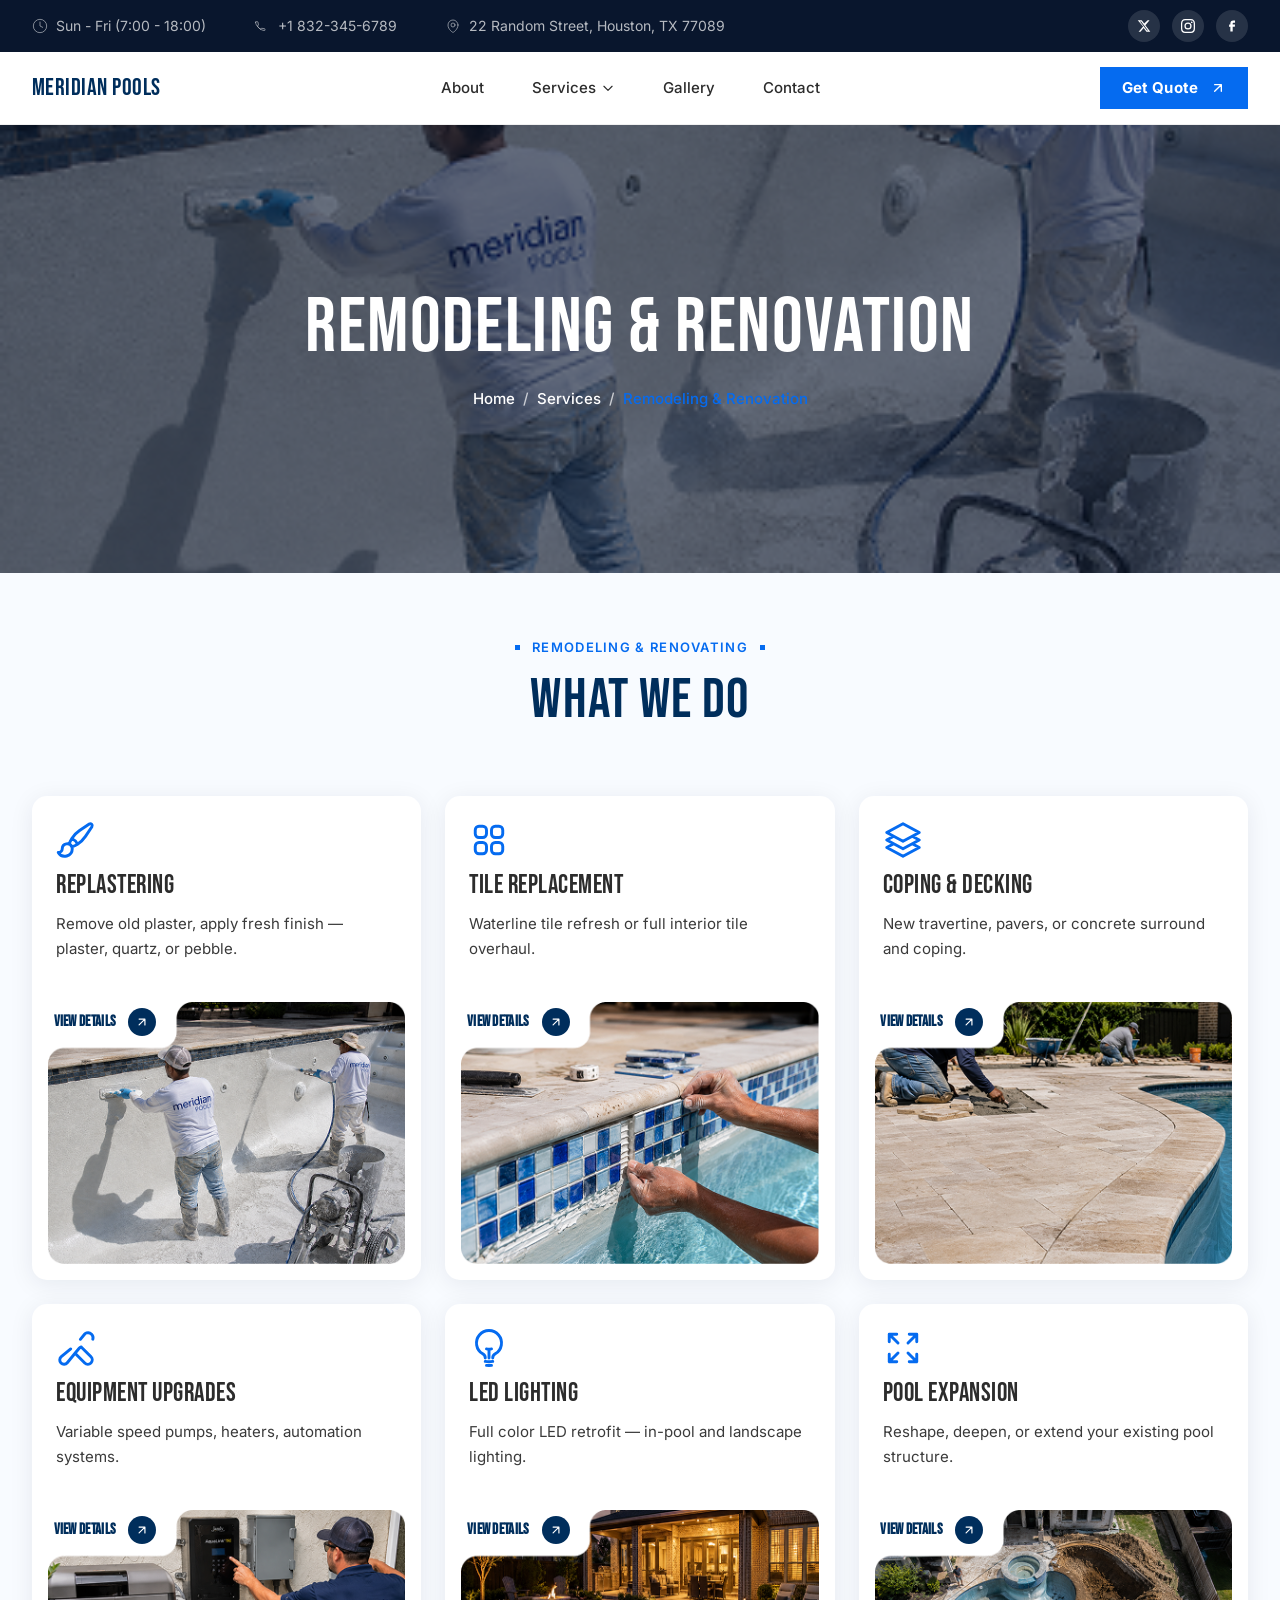
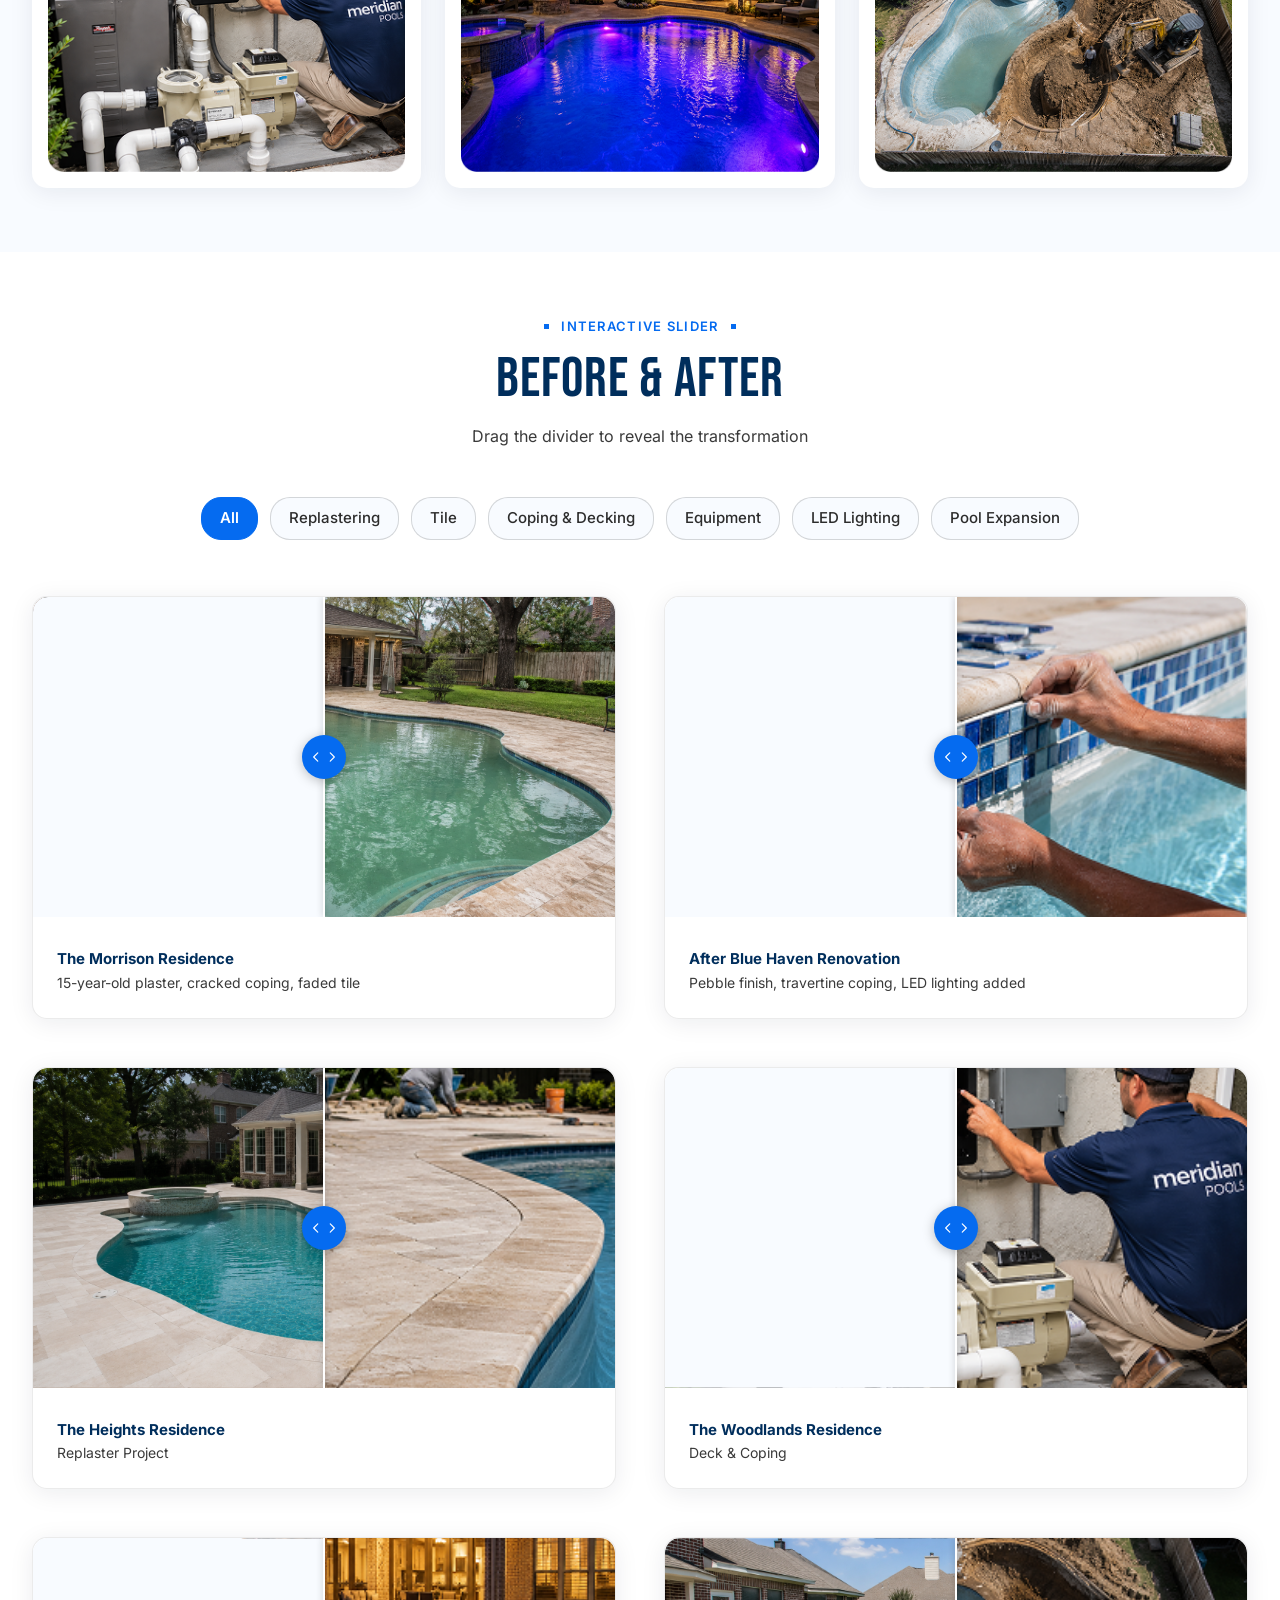
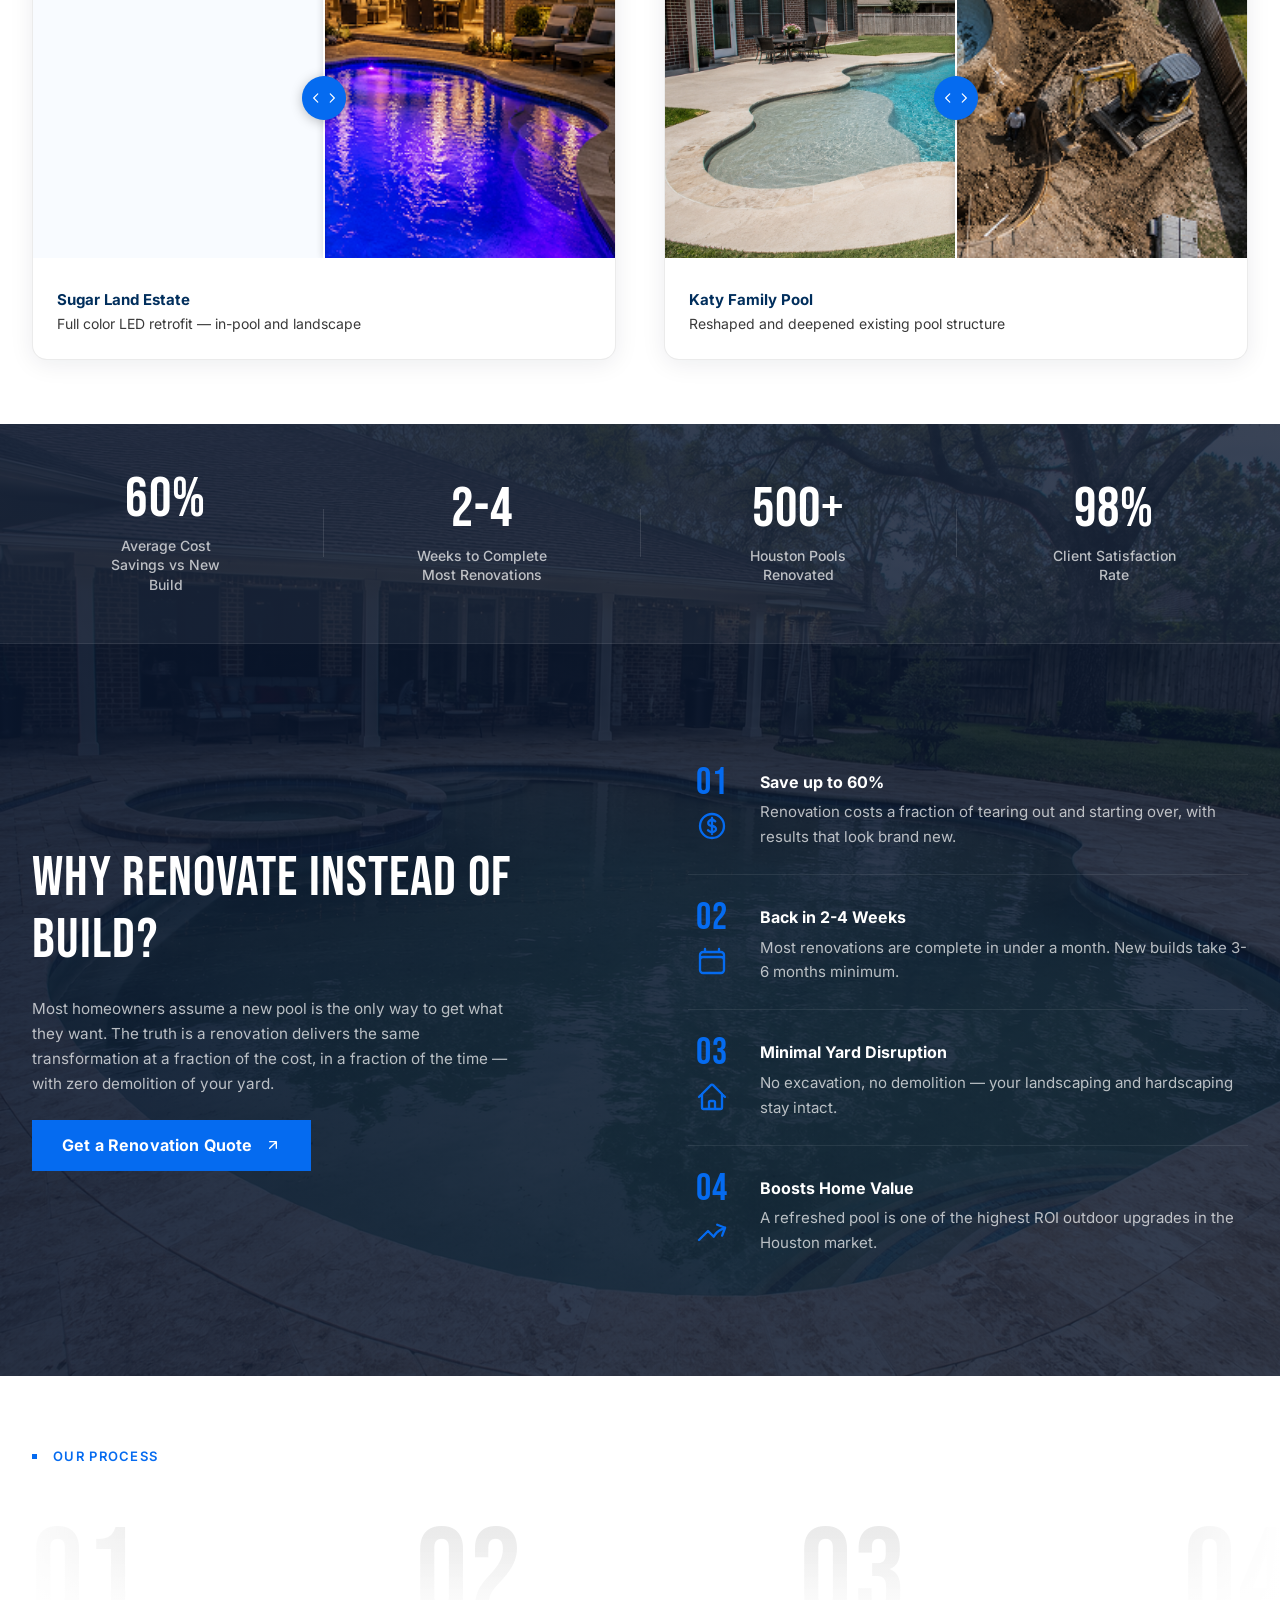
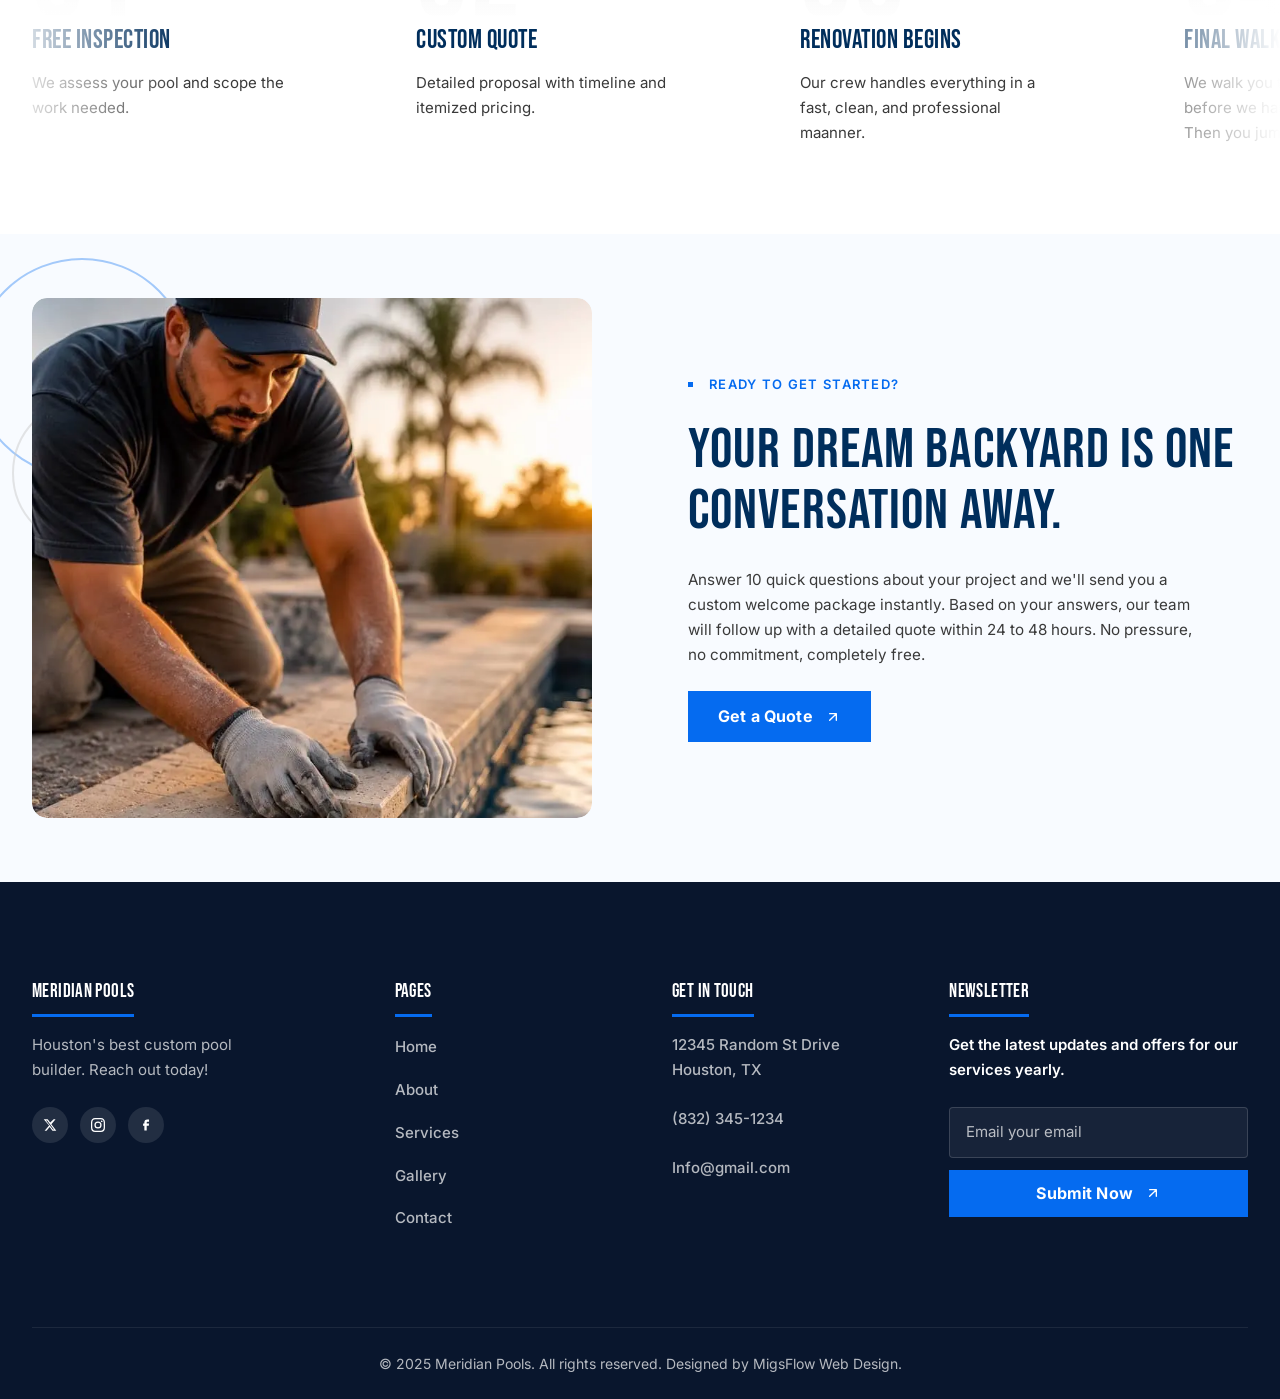
<file: html/services/renovations.html>
<!DOCTYPE html>
<html lang="en">

<head>
  <meta charset="UTF-8">
  <meta name="viewport" content="width=device-width, initial-scale=1.0">
  <meta name="description" content="Pool remodeling and renovation services in Houston by Meridian Pools. We transform outdated pools into stunning backyard retreats.">

  <title>Pool Remodeling & Renovation | Meridian Pools Houston</title>

  <!-- =====================================================================
     PRELOAD — Critical fonts
  ====================================================================== -->
  <link rel="preload" href="../../fonts/bebas-neue-v16-latin-regular.woff2"
        as="font" type="font/woff2" crossorigin>
  <link rel="preload" href="../../fonts/inter-v20-latin-700.woff2"
        as="font" type="font/woff2" crossorigin>
  <link rel="preload" href="../../fonts/inter-v20-latin-regular.woff2"
        as="font" type="font/woff2" crossorigin>

  <!-- =====================================================================
     CSS
  ====================================================================== -->
  <link rel="stylesheet" href="../../css/global.css">
  <link rel="stylesheet" href="../../css/components.css">
  <link rel="stylesheet" href="../../css/animations.css">
  <link rel="stylesheet" href="../../css/styles.css">
  <link rel="stylesheet" href="../../css/renovations.css">

</head>

<body>

  <!-- =====================================================================
     TOPBAR
  ====================================================================== -->
  <div id="topbar">
    <div class="container topbar-inner">

      <div class="topbar-info">
        <span class="topbar-item">
          <svg xmlns="http://www.w3.org/2000/svg" fill="none"
               viewBox="0 0 24 24" stroke="currentColor" aria-hidden="true">
            <circle cx="12" cy="12" r="10" stroke-width="1.5"/>
            <path stroke-linecap="round" stroke-linejoin="round"
                  stroke-width="1.5" d="M12 6v6l4 2"/>
          </svg>
          Sun - Fri (7:00 - 18:00)
        </span>
        <span class="topbar-item">
          <svg xmlns="http://www.w3.org/2000/svg" fill="none"
               viewBox="0 0 24 24" stroke="currentColor" aria-hidden="true">
            <path stroke-linecap="round" stroke-linejoin="round" stroke-width="1.5"
              d="M2.25 6.338c0-.414.336-.75.75-.75h2.25a.75.75 0 0 1 .743.647l.63 4.2a.75.75 0 0 1-.44.813l-1.27.508a11.25 11.25 0 0 0 5.38 5.38l.508-1.27a.75.75 0 0 1 .814-.44l4.2.63a.75.75 0 0 1 .647.743V18a.75.75 0 0 1-.75.75C9.716 18.75 2.25 11.284 2.25 6.338Z"/>
          </svg>
          <a href="tel:+18323456789">+1 832-345-6789</a>
        </span>
        <span class="topbar-item">
          <svg xmlns="http://www.w3.org/2000/svg" fill="none"
               viewBox="0 0 24 24" stroke="currentColor" aria-hidden="true">
            <path stroke-linecap="round" stroke-linejoin="round" stroke-width="1.5"
              d="M15 10.5a3 3 0 1 1-6 0 3 3 0 0 1 6 0Z"/>
            <path stroke-linecap="round" stroke-linejoin="round" stroke-width="1.5"
              d="M19.5 10.5c0 7.142-7.5 11.25-7.5 11.25S4.5 17.642 4.5 10.5a7.5 7.5 0 1 1 15 0Z"/>
          </svg>
          <a href="https://maps.google.com" target="_blank" rel="noopener">
            22 Random Street, Houston, TX 77089
          </a>
        </span>
      </div>

      <div class="topbar-social">
        <a href="#" aria-label="X / Twitter">
          <svg xmlns="http://www.w3.org/2000/svg" viewBox="0 0 24 24" fill="currentColor" aria-hidden="true"><path d="M18.244 2.25h3.308l-7.227 8.26 8.502 11.24H16.17l-4.714-6.231-5.401 6.231H2.746l7.73-8.835L1.254 2.25H8.08l4.253 5.622 5.911-5.622Zm-1.161 17.52h1.833L7.084 4.126H5.117L17.083 19.77Z"/></svg>
        </a>
        <a href="#" aria-label="Instagram">
          <svg xmlns="http://www.w3.org/2000/svg" viewBox="0 0 24 24" fill="currentColor" aria-hidden="true"><path d="M12 2.163c3.204 0 3.584.012 4.85.07 3.252.148 4.771 1.691 4.919 4.919.058 1.265.069 1.645.069 4.849 0 3.205-.012 3.584-.069 4.849-.149 3.225-1.664 4.771-4.919 4.919-1.266.058-1.644.07-4.85.07-3.204 0-3.584-.012-4.849-.07-3.26-.149-4.771-1.699-4.919-4.92-.058-1.265-.07-1.644-.07-4.849 0-3.204.013-3.583.07-4.849.149-3.227 1.664-4.771 4.919-4.919 1.266-.057 1.645-.069 4.849-.069zM12 0C8.741 0 8.333.014 7.053.072 2.695.272.273 2.69.073 7.052.014 8.333 0 8.741 0 12c0 3.259.014 3.668.072 4.948.2 4.358 2.618 6.78 6.98 6.98C8.333 23.986 8.741 24 12 24c3.259 0 3.668-.014 4.948-.072 4.354-.2 6.782-2.618 6.979-6.98.059-1.28.073-1.689.073-4.948 0-3.259-.014-3.667-.072-4.947-.196-4.354-2.617-6.78-6.979-6.98C15.668.014 15.259 0 12 0zm0 5.838a6.162 6.162 0 100 12.324 6.162 6.162 0 000-12.324zM12 16a4 4 0 110-8 4 4 0 010 8zm6.406-11.845a1.44 1.44 0 100 2.881 1.44 1.44 0 000-2.881z"/></svg>
        </a>
        <a href="#" aria-label="Facebook">
          <svg xmlns="http://www.w3.org/2000/svg" viewBox="0 0 24 24" fill="currentColor" aria-hidden="true"><path d="M9.198 21.5h4v-8.01h3.604l.396-3.98h-4V7.5a1 1 0 0 1 1-1h3v-4h-3a5 5 0 0 0-5 5v2.01h-2l-.396 3.98h2.396v8.01Z"/></svg>
        </a>
        </div>

    </div>
  </div>
  <!-- /TOPBAR -->


  <!-- =====================================================================
     NAVIGATION
  ====================================================================== -->
  <header id="navbar">
    <div class="container nav-inner">

      <a href="../../index.html" class="nav-logo"
         aria-label="Meridian Pools — Home">
        MERIDIAN POOLS
      </a>

      <nav aria-label="Main navigation">
        <ul class="nav-links">
          <li><a href="../about.html">About</a></li>

          <li>
            <button class="nav-drop-toggle" aria-expanded="false"
                    aria-haspopup="true">
              Services
              <svg class="nav-chevron" xmlns="http://www.w3.org/2000/svg"
                   fill="none" viewBox="0 0 24 24" stroke="currentColor"
                   aria-hidden="true">
                <path stroke-linecap="round" stroke-linejoin="round"
                      stroke-width="2" d="M19 9l-7 7-7-7"/>
              </svg>
            </button>
            <ul class="nav-dropdown" role="menu">
              <li role="none">
                <a href="./custom-builds.html" role="menuitem">
                  Custom Pool Construction
                </a>
              </li>
              <li role="none">
                <a href="./renovations.html" role="menuitem" class="active">
                  Remodeling &amp; Renovation
                </a>
              </li>
              <li role="none">
                <a href="./add-ons.html" role="menuitem">
                  Luxury Features &amp; Add-Ons
                </a>
              </li>
            </ul>
          </li>

          <li><a href="../gallery.html">Gallery</a></li>
          <li><a href="../contact.html">Contact</a></li>
        </ul>
      </nav>

      <div class="nav-cta">
        <a href="../quote.html" class="btn-primary">
          Get Quote
          <svg class="btn-icon" xmlns="http://www.w3.org/2000/svg"
               fill="none" viewBox="0 0 24 24" stroke="currentColor"
               aria-hidden="true">
            <path stroke-linecap="round" stroke-linejoin="round"
                  stroke-width="2" d="M7 17L17 7M17 7H7M17 7v10"/>
          </svg>
        </a>
      </div>

      <button class="nav-hamburger" aria-expanded="false"
              aria-label="Open menu" aria-controls="mobile-drawer">
        <span></span>
        <span></span>
        <span></span>
      </button>

      <nav class="nav-drawer" id="mobile-drawer"
           aria-label="Mobile navigation">

        <button class="nav-drawer-close" aria-label="Close menu">
          <svg xmlns="http://www.w3.org/2000/svg" fill="none"
               viewBox="0 0 24 24" stroke="currentColor" aria-hidden="true">
            <path stroke-linecap="round" stroke-linejoin="round"
                  stroke-width="2" d="M6 18L18 6M6 6l12 12"/>
          </svg>
        </button>

        <ul>
          <li><a href="../about.html">About</a></li>
          <li>
            <button class="nav-drop-toggle" aria-expanded="false">
              Services
              <svg class="nav-chevron" xmlns="http://www.w3.org/2000/svg"
                   fill="none" viewBox="0 0 24 24" stroke="currentColor"
                   aria-hidden="true">
                <path stroke-linecap="round" stroke-linejoin="round"
                      stroke-width="2" d="M19 9l-7 7-7-7"/>
              </svg>
            </button>
            <ul class="nav-sub">
              <li><a href="custom-builds.html">Custom Pool Construction</a></li>
              <li><a href="renovations.html">Remodeling &amp; Renovation</a></li>
              <li><a href="add-ons.html">Luxury Features &amp; Add-Ons</a></li>
            </ul>
          </li>
          <li><a href="../gallery.html">Gallery</a></li>
          <li><a href="../contact.html">Contact</a></li>
        </ul>

        <div class="nav-drawer-cta">
          <a href="../quote.html" class="btn-primary">
            Get Quote
            <svg class="btn-icon" xmlns="http://www.w3.org/2000/svg"
                 fill="none" viewBox="0 0 24 24" stroke="currentColor"
                 aria-hidden="true">
              <path stroke-linecap="round" stroke-linejoin="round"
                    stroke-width="2" d="M7 17L17 7M17 7H7M17 7v10"/>
            </svg>
          </a>
        </div>
      </nav>

    </div>
  </header>
  <!-- /NAVIGATION -->


  <main>

    <!-- =====================================================================
       PAGE HERO
    ====================================================================== -->
    <section id="page-hero">
      <div class="container">
        <h1>Remodeling &amp; Renovation</h1>
        <nav class="breadcrumb" aria-label="Breadcrumb">
          <a href="../../index.html">Home</a>
          <span class="sep">/</span>
          <a href="services.html">Services</a>
          <span class="sep">/</span>
          <span class="current">Remodeling &amp; Renovation</span>
        </nav>
      </div>

      <picture>
        <source media="(max-width: 600px)"
                srcset="../../images/renovations/replastering.png">
        <source media="(min-width: 601px)"
                srcset="../../images/renovations/replastering.png">
        <img
          aria-hidden="true"
          src="../../images/renovations/replastering.png"
          alt=""
          width="1920"
          height="600"
          loading="eager"
          decoding="async">
      </picture>
    </section>

<!-- ==================================================================
   WHAT WE DO SECTION
=================================================================== -->
<section id="what-we-do" class="section-padding">
  <div class="container">

    <!-- Header -->
    <div class="wwd-header reveal fade-up">
      <p class="eyebrow wwd-eyebrow">
        <span></span>Remodeling &amp; Renovating<span></span>
      </p>
      <h2>What We Do</h2>
    </div>

    <!-- Grid -->
    <div class="wwd-grid">

      <!-- Card 1 — Replastering -->
      <div class="wwd-card reveal fade-up delay-1" id="reno-replastering">
        <div class="wwd-card-top">
          <div class="wwd-card-icon" aria-hidden="true">
            <svg xmlns="http://www.w3.org/2000/svg" fill="none" viewBox="0 0 24 24" stroke="currentColor" aria-hidden="true"><path stroke-linecap="round" stroke-linejoin="round" stroke-width="1.75" d="M9.53 16.122a3 3 0 0 0-5.78 1.128 2.25 2.25 0 0 1-2.4 2.245 4.5 4.5 0 0 0 8.4-2.245c0-.399-.078-.78-.22-1.128zm0 0a15.998 15.998 0 0 0 3.388-1.62m-5.043-.025a15.994 15.994 0 0 1 1.622-3.395m3.42 3.42a15.995 15.995 0 0 0 4.764-4.648l3.876-5.814a1.151 1.151 0 0 0-1.597-1.597L14.146 6.32a15.996 15.996 0 0 0-4.649 4.763m3.42 3.42a6.776 6.776 0 0 0-3.42-3.42"/></svg>
          </div>
          <h4 class="wwd-card-title">Replastering</h4>
          <p class="wwd-card-desc">
            Remove old plaster, apply fresh finish — plaster, quartz, or pebble.
          </p>
          
        </div>
        <!-- Image — Figma-shaped PNG with transparent bg -->
        <div class="wwd-card-img">
          <a href="#before-after" class="wwd-view-details">
            View Details
            <span class="wwd-view-icon" aria-hidden="true">
              <svg xmlns="http://www.w3.org/2000/svg" fill="none"
                   viewBox="0 0 24 24" stroke="currentColor">
                <path stroke-linecap="round" stroke-linejoin="round"
                      stroke-width="2" d="M7 17L17 7M17 7H7M17 7v10"/>
              </svg>
            </span>
          </a>
          <picture>
            <source media="(max-width: 600px)"
                    srcset="../../images/renovations/replastering.png">
            <source media="(min-width: 601px)"
                    srcset="../../images/renovations/replastering.png">
            <img src="../../images/renovations/replastering.png"
                 alt="Replastering example"
                 loading="lazy" decoding="async">
          </picture>
        </div>
      </div>

      <!-- Card 2 — Tile Replacement -->
      <div class="wwd-card reveal fade-up delay-2" id="reno-tile">
        <div class="wwd-card-top">
          <div class="wwd-card-icon" aria-hidden="true">
            <svg xmlns="http://www.w3.org/2000/svg" fill="none" viewBox="0 0 24 24" stroke="currentColor" aria-hidden="true"><path stroke-linecap="round" stroke-linejoin="round" stroke-width="1.75" d="M3.75 6A2.25 2.25 0 0 1 6 3.75h2.25A2.25 2.25 0 0 1 10.5 6v2.25a2.25 2.25 0 0 1-2.25 2.25H6a2.25 2.25 0 0 1-2.25-2.25V6zm0 9.75A2.25 2.25 0 0 1 6 13.5h2.25a2.25 2.25 0 0 1 2.25 2.25V18a2.25 2.25 0 0 1-2.25 2.25H6A2.25 2.25 0 0 1 3.75 18v-2.25zm9.75-9.75A2.25 2.25 0 0 1 15.75 3.75H18A2.25 2.25 0 0 1 20.25 6v2.25A2.25 2.25 0 0 1 18 10.5h-2.25a2.25 2.25 0 0 1-2.25-2.25V6zm0 9.75a2.25 2.25 0 0 1 2.25-2.25H18a2.25 2.25 0 0 1 2.25 2.25V18A2.25 2.25 0 0 1 18 20.25h-2.25A2.25 2.25 0 0 1 13.5 18v-2.25z"/></svg>
          </div>
          <h4 class="wwd-card-title">Tile Replacement</h4>
          <p class="wwd-card-desc">
            Waterline tile refresh or full interior tile overhaul.
          </p>
          
        </div>
        <div class="wwd-card-img">
          <a href="#before-after" class="wwd-view-details">
            View Details
            <span class="wwd-view-icon" aria-hidden="true">
              <svg xmlns="http://www.w3.org/2000/svg" fill="none"
                   viewBox="0 0 24 24" stroke="currentColor">
                <path stroke-linecap="round" stroke-linejoin="round"
                      stroke-width="2" d="M7 17L17 7M17 7H7M17 7v10"/>
              </svg>
            </span>
          </a>
          <picture>
            <source media="(max-width: 600px)"
                    srcset="../../images/renovations/tile-replacement.png">
            <source media="(min-width: 601px)"
                    srcset="../../images/renovations/tile-replacement.png">
            <img src="../../images/renovations/tile-replacement.png"
                 alt="Tile replacement example"
                 loading="lazy" decoding="async">
          </picture>
        </div>
      </div>

      <!-- Card 3 — Coping & Decking -->
      <div class="wwd-card reveal fade-up delay-3" id="reno-coping">
        <div class="wwd-card-top">
          <div class="wwd-card-icon" aria-hidden="true">
            <svg xmlns="http://www.w3.org/2000/svg" fill="none" viewBox="0 0 24 24" stroke="currentColor" aria-hidden="true"><path stroke-linecap="round" stroke-linejoin="round" stroke-width="1.75" d="M6.429 9.75 2.25 12l4.179 2.25m0-4.5 5.571 3 5.571-3m-11.142 0L2.25 7.5 12 2.25l9.75 5.25-4.179 2.25m0 0L21.75 12l-4.179 2.25m0 0 4.179 2.25L12 21.75 2.25 16.5l4.179-2.25m11.142 0-5.571 3-5.571-3"/></svg>
          </div>
          <h4 class="wwd-card-title">Coping &amp; Decking</h4>
          <p class="wwd-card-desc">
            New travertine, pavers, or concrete surround and coping.
          </p>
          
        </div>
        <div class="wwd-card-img">
          <a href="#before-after" class="wwd-view-details">
            View Details
            <span class="wwd-view-icon" aria-hidden="true">
              <svg xmlns="http://www.w3.org/2000/svg" fill="none"
                   viewBox="0 0 24 24" stroke="currentColor">
                <path stroke-linecap="round" stroke-linejoin="round"
                      stroke-width="2" d="M7 17L17 7M17 7H7M17 7v10"/>
              </svg>
            </span>
          </a>
          <picture>
            <source media="(max-width: 600px)"
                    srcset="../../images/renovations/coping-decking.png">
            <source media="(min-width: 601px)"
                    srcset="../../images/renovations/coping-decking.png">
            <img src="../../images/renovations/coping-decking.png"
                 alt="Coping and decking example"
                 loading="lazy" decoding="async">
          </picture>
        </div>
      </div>

      <!-- Card 4 — Equipment Upgrades -->
      <div class="wwd-card reveal fade-up delay-1" id="reno-equipment">
        <div class="wwd-card-top">
          <div class="wwd-card-icon" aria-hidden="true">
            <svg xmlns="http://www.w3.org/2000/svg" fill="none" viewBox="0 0 24 24" stroke="currentColor" aria-hidden="true"><path stroke-linecap="round" stroke-linejoin="round" stroke-width="1.75" d="M11.42 15.17 17.25 21A2.652 2.652 0 0 0 21 17.25l-5.877-5.877M11.42 15.17l2.496-3.03c.317-.384.74-.626 1.208-.766M11.42 15.17l-4.655 5.653a2.548 2.548 0 1 1-3.586-3.586l5.653-4.655m5.8-5.8 2.496-3.03c.317-.384.74-.626 1.208-.766m0 0a3 3 0 0 1 3.75 3.75M11.42 15.17l-2.496 3.03"/></svg>
          </div>
          <h4 class="wwd-card-title">Equipment Upgrades</h4>
          <p class="wwd-card-desc">
            Variable speed pumps, heaters, automation systems.
          </p>
          
        </div>
        <div class="wwd-card-img">
          <a href="#before-after" class="wwd-view-details">
            View Details
            <span class="wwd-view-icon" aria-hidden="true">
              <svg xmlns="http://www.w3.org/2000/svg" fill="none"
                   viewBox="0 0 24 24" stroke="currentColor">
                <path stroke-linecap="round" stroke-linejoin="round"
                      stroke-width="2" d="M7 17L17 7M17 7H7M17 7v10"/>
              </svg>
            </span>
          </a>
          <picture>
            <source media="(max-width: 600px)"
                    srcset="../../images/renovations/equipment-upgrades.png">
            <source media="(min-width: 601px)"
                    srcset="../../images/renovations/equipment-upgrades.png">
            <img src="../../images/renovations/equipment-upgrades.png"
                 alt="Equipment upgrade example"
                 loading="lazy" decoding="async">
          </picture>
        </div>
      </div>

      <!-- Card 5 — LED Lighting -->
      <div class="wwd-card reveal fade-up delay-2" id="reno-lighting">
        <div class="wwd-card-top">
          <div class="wwd-card-icon" aria-hidden="true">
            <svg xmlns="http://www.w3.org/2000/svg" fill="none" viewBox="0 0 24 24" stroke="currentColor" aria-hidden="true"><path stroke-linecap="round" stroke-linejoin="round" stroke-width="1.75" d="M12 18v-5.25m0 0a6.01 6.01 0 0 0 1.5-.189m-1.5.189a6.01 6.01 0 0 1-1.5-.189m3.75 7.478a12.06 12.06 0 0 1-4.5 0m3.75 2.383a14.406 14.406 0 0 1-3 0M14.25 18v-.192c0-.983.658-1.823 1.508-2.316a7.5 7.5 0 1 0-7.517 0c.85.493 1.509 1.333 1.509 2.316V18"/></svg>
          </div>
          <h4 class="wwd-card-title">LED Lighting</h4>
          <p class="wwd-card-desc">
            Full color LED retrofit — in-pool and landscape lighting.
          </p>
          
        </div>
        <div class="wwd-card-img">
          <a href="#before-after" class="wwd-view-details">
            View Details
            <span class="wwd-view-icon" aria-hidden="true">
              <svg xmlns="http://www.w3.org/2000/svg" fill="none"
                   viewBox="0 0 24 24" stroke="currentColor">
                <path stroke-linecap="round" stroke-linejoin="round"
                      stroke-width="2" d="M7 17L17 7M17 7H7M17 7v10"/>
              </svg>
            </span>
          </a>
          <picture>
            <source media="(max-width: 600px)"
                    srcset="../../images/renovations/led-lighting.png">
            <source media="(min-width: 601px)"
                    srcset="../../images/renovations/led-lighting.png">
            <img src="../../images/renovations/led-lighting.png"
                 alt="LED lighting example"
                 loading="lazy" decoding="async">
          </picture>
        </div>
      </div>

      <!-- Card 6 — Pool Expansion -->
      <div class="wwd-card reveal fade-up delay-3" id="reno-expansion">
        <div class="wwd-card-top">
          <div class="wwd-card-icon" aria-hidden="true">
            <svg xmlns="http://www.w3.org/2000/svg" fill="none" viewBox="0 0 24 24" stroke="currentColor" aria-hidden="true"><path stroke-linecap="round" stroke-linejoin="round" stroke-width="1.75" d="M3.75 3.75v4.5m0-4.5h4.5m-4.5 0L9 9M3.75 20.25v-4.5m0 4.5h4.5m-4.5 0L9 15M20.25 3.75h-4.5m4.5 0v4.5m0-4.5L15 9m5.25 11.25h-4.5m4.5 0v-4.5m0 4.5L15 15"/></svg>
          </div>
          <h4 class="wwd-card-title">Pool Expansion</h4>
          <p class="wwd-card-desc">
            Reshape, deepen, or extend your existing pool structure.
          </p>
          
        </div>
        <div class="wwd-card-img">
          <a href="#before-after" class="wwd-view-details">
            View Details
            <span class="wwd-view-icon" aria-hidden="true">
              <svg xmlns="http://www.w3.org/2000/svg" fill="none"
                   viewBox="0 0 24 24" stroke="currentColor">
                <path stroke-linecap="round" stroke-linejoin="round"
                      stroke-width="2" d="M7 17L17 7M17 7H7M17 7v10"/>
              </svg>
            </span>
          </a>
          <picture>
            <source media="(max-width: 600px)"
                    srcset="../../images/renovations/pool-expansion.png">
            <source media="(min-width: 601px)"
                    srcset="../../images/renovations/pool-expansion.png">
            <img src="../../images/renovations/pool-expansion.png"
                 alt="Pool expansion example"
                 loading="lazy" decoding="async">
          </picture>
        </div>
      </div>

    </div>
    <!-- /wwd-grid -->

  </div>
</section>
<!-- /WHAT WE DO -->

<!-- ==================================================================
   BEFORE & AFTER SECTION
=================================================================== -->
<section id="before-after" class="section-padding">
  <div class="container">

    <!-- Header -->
    <div class="ba-header reveal fade-up">
      <p class="eyebrow ba-eyebrow">
        <span></span>Interactive Slider<span></span>
      </p>
      <h2>Before &amp; After</h2>
      <p class="ba-subtext">Drag the divider to reveal the transformation</p>
    </div>

    <!-- Filter tabs -->
    <div class="ba-tabs" role="tablist" aria-label="Renovation filters">
      <button class="ba-tab active" data-filter="all" role="tab"
              aria-selected="true">All</button>
      <button class="ba-tab" data-filter="replastering" role="tab"
              aria-selected="false">Replastering</button>
      <button class="ba-tab" data-filter="tile" role="tab"
              aria-selected="false">Tile</button>
      <button class="ba-tab" data-filter="coping" role="tab"
              aria-selected="false">Coping &amp; Decking</button>
      <button class="ba-tab" data-filter="equipment" role="tab"
              aria-selected="false">Equipment</button>
      <button class="ba-tab" data-filter="lighting" role="tab"
              aria-selected="false">LED Lighting</button>
      <button class="ba-tab" data-filter="expansion" role="tab"
              aria-selected="false">Pool Expansion</button>
    </div>

    <!-- Grid -->
    <div class="ba-grid" id="baGrid">

      <!-- Pair 1 — Replastering -->
      <div class="ba-item reveal fade-up delay-1" data-category="replastering">
        <div class="ba-slider" data-slider>

          <!-- Before image -->
          <div class="ba-before">
            <picture>
              <source media="(max-width: 600px)"
                      srcset="../../images/renovations/renovations-12.png">
              <source media="(min-width: 601px)"
                      srcset="../../images/renovations/renovations-12.png">
              <img src="../../images/renovations/renovations-12.png"
                   alt="Pool before replastering"
                   width="580" height="380"
                   loading="lazy" decoding="async">
            </picture>
            <span class="ba-label ba-label-before">Before</span>
          </div>

          <!-- After image — clipped by slider -->
          <div class="ba-after">
            <picture>
              <source media="(max-width: 600px)"
                      srcset="../../images/renovations/renovations-2.png">
              <source media="(min-width: 601px)"
                      srcset="../../images/renovations/renovations-2.png">
              <img src="../../images/renovations/renovations-2.png"
                   alt="Pool after replastering"
                   width="580" height="380"
                   loading="lazy" decoding="async">
            </picture>
            <span class="ba-label ba-label-after">After</span>
          </div>

          <!-- Drag handle -->
          <div class="ba-handle" aria-label="Drag to compare">
            <div class="ba-handle-line"></div>
            <div class="ba-handle-btn">
              <svg xmlns="http://www.w3.org/2000/svg" fill="none"
                   viewBox="0 0 24 24" stroke="currentColor" aria-hidden="true">
                <path stroke-linecap="round" stroke-linejoin="round"
                      stroke-width="2" d="M15 19l-7-7 7-7"/>
              </svg>
              <svg xmlns="http://www.w3.org/2000/svg" fill="none"
                   viewBox="0 0 24 24" stroke="currentColor" aria-hidden="true">
                <path stroke-linecap="round" stroke-linejoin="round"
                      stroke-width="2" d="M9 5l7 7-7 7"/>
              </svg>
            </div>
          </div>

        </div>
        <!-- /ba-slider -->

        <div class="ba-info">
          <h4 class="ba-title">The Morrison Residence</h4>
          <p class="ba-desc">15-year-old plaster, cracked coping, faded tile</p>
        </div>
      </div>

      <!-- Pair 2 — Tile -->
      <div class="ba-item reveal fade-up delay-2" data-category="tile">
        <div class="ba-slider" data-slider>
          <div class="ba-before">
            <picture>
              <source media="(max-width: 600px)"
                      srcset="../../images/renovations/tile-replacement.png">
              <source media="(min-width: 601px)"
                      srcset="../../images/renovations/tile-replacement.png">
              <img src="../../images/renovations/tile-replacement.png"
                   alt="Pool before tile replacement"
                   width="580" height="380"
                   loading="lazy" decoding="async">
            </picture>
            <span class="ba-label ba-label-before">Before</span>
          </div>
          <div class="ba-after">
            <picture>
              <source media="(max-width: 600px)"
                      srcset="../../images/renovations/renovations-4.png">
              <source media="(min-width: 601px)"
                      srcset="../../images/renovations/renovations-4.png">
              <img src="../../images/renovations/renovations-4.png"
                   alt="Pool after tile replacement"
                   width="580" height="380"
                   loading="lazy" decoding="async">
            </picture>
            <span class="ba-label ba-label-after">After</span>
          </div>
          <div class="ba-handle" aria-label="Drag to compare">
            <div class="ba-handle-line"></div>
            <div class="ba-handle-btn">
              <svg xmlns="http://www.w3.org/2000/svg" fill="none"
                   viewBox="0 0 24 24" stroke="currentColor" aria-hidden="true">
                <path stroke-linecap="round" stroke-linejoin="round"
                      stroke-width="2" d="M15 19l-7-7 7-7"/>
              </svg>
              <svg xmlns="http://www.w3.org/2000/svg" fill="none"
                   viewBox="0 0 24 24" stroke="currentColor" aria-hidden="true">
                <path stroke-linecap="round" stroke-linejoin="round"
                      stroke-width="2" d="M9 5l7 7-7 7"/>
              </svg>
            </div>
          </div>
        </div>
        <div class="ba-info">
          <h4 class="ba-title">After Blue Haven Renovation</h4>
          <p class="ba-desc">Pebble finish, travertine coping, LED lighting added</p>
        </div>
      </div>

      <!-- Pair 3 — Coping & Decking -->
      <div class="ba-item reveal fade-up delay-1" data-category="coping">
        <div class="ba-slider" data-slider>
          <div class="ba-before">
            <picture>
              <source media="(max-width: 600px)"
                      srcset="../../images/renovations/coping-decking.png">
              <source media="(min-width: 601px)"
                      srcset="../../images/renovations/coping-decking.png">
              <img src="../../images/renovations/coping-decking.png"
                   alt="Pool before coping and decking"
                   width="580" height="380"
                   loading="lazy" decoding="async">
            </picture>
            <span class="ba-label ba-label-before">Before</span>
          </div>
          <div class="ba-after">
            <picture>
              <source media="(max-width: 600px)"
                      srcset="../../images/renovations/renovations-5.png">
              <source media="(min-width: 601px)"
                      srcset="../../images/renovations/renovations-5.png">
              <img src="../../images/renovations/renovations-5.png"
                   alt="Pool after coping and decking"
                   width="580" height="380"
                   loading="lazy" decoding="async">
            </picture>
            <span class="ba-label ba-label-after">After</span>
          </div>
          <div class="ba-handle" aria-label="Drag to compare">
            <div class="ba-handle-line"></div>
            <div class="ba-handle-btn">
              <svg xmlns="http://www.w3.org/2000/svg" fill="none"
                   viewBox="0 0 24 24" stroke="currentColor" aria-hidden="true">
                <path stroke-linecap="round" stroke-linejoin="round"
                      stroke-width="2" d="M15 19l-7-7 7-7"/>
              </svg>
              <svg xmlns="http://www.w3.org/2000/svg" fill="none"
                   viewBox="0 0 24 24" stroke="currentColor" aria-hidden="true">
                <path stroke-linecap="round" stroke-linejoin="round"
                      stroke-width="2" d="M9 5l7 7-7 7"/>
              </svg>
            </div>
          </div>
        </div>
        <div class="ba-info">
          <h4 class="ba-title">The Heights Residence</h4>
          <p class="ba-desc">Replaster Project</p>
        </div>
      </div>

      <!-- Pair 4 — Equipment -->
      <div class="ba-item reveal fade-up delay-2" data-category="equipment">
        <div class="ba-slider" data-slider>
          <div class="ba-before">
            <picture>
              <source media="(max-width: 600px)"
                      srcset="../../images/renovations/equipment-upgrades.png">
              <source media="(min-width: 601px)"
                      srcset="../../images/renovations/equipment-upgrades.png">
              <img src="../../images/renovations/equipment-upgrades.png"
                   alt="Pool equipment before upgrade"
                   width="580" height="380"
                   loading="lazy" decoding="async">
            </picture>
            <span class="ba-label ba-label-before">Before</span>
          </div>
          <div class="ba-after">
            <picture>
              <source media="(max-width: 600px)"
                      srcset="../../images/renovations/renovations-7.png">
              <source media="(min-width: 601px)"
                      srcset="../../images/renovations/renovations-7.png">
              <img src="../../images/renovations/renovations-7.png"
                   alt="Pool equipment after upgrade"
                   width="580" height="380"
                   loading="lazy" decoding="async">
            </picture>
            <span class="ba-label ba-label-after">After</span>
          </div>
          <div class="ba-handle" aria-label="Drag to compare">
            <div class="ba-handle-line"></div>
            <div class="ba-handle-btn">
              <svg xmlns="http://www.w3.org/2000/svg" fill="none"
                   viewBox="0 0 24 24" stroke="currentColor" aria-hidden="true">
                <path stroke-linecap="round" stroke-linejoin="round"
                      stroke-width="2" d="M15 19l-7-7 7-7"/>
              </svg>
              <svg xmlns="http://www.w3.org/2000/svg" fill="none"
                   viewBox="0 0 24 24" stroke="currentColor" aria-hidden="true">
                <path stroke-linecap="round" stroke-linejoin="round"
                      stroke-width="2" d="M9 5l7 7-7 7"/>
              </svg>
            </div>
          </div>
        </div>
        <div class="ba-info">
          <h4 class="ba-title">The Woodlands Residence</h4>
          <p class="ba-desc">Deck &amp; Coping</p>
        </div>
      </div>

      <!-- Pair 5 — LED Lighting -->
      <div class="ba-item reveal fade-up delay-1" data-category="lighting">
        <div class="ba-slider" data-slider>
          <div class="ba-before">
            <picture>
              <source media="(max-width: 600px)"
                      srcset="../../images/renovations/led-lighting.png">
              <source media="(min-width: 601px)"
                      srcset="../../images/renovations/led-lighting.png">
              <img src="../../images/renovations/led-lighting.png"
                   alt="Pool before LED lighting"
                   width="580" height="380"
                   loading="lazy" decoding="async">
            </picture>
            <span class="ba-label ba-label-before">Before</span>
          </div>
          <div class="ba-after">
            <picture>
              <source media="(max-width: 600px)"
                      srcset="../../images/renovations/renovations-9.png">
              <source media="(min-width: 601px)"
                      srcset="../../images/renovations/renovations-9.png">
              <img src="../../images/renovations/renovations-9.png"
                   alt="Pool after LED lighting"
                   width="580" height="380"
                   loading="lazy" decoding="async">
            </picture>
            <span class="ba-label ba-label-after">After</span>
          </div>
          <div class="ba-handle" aria-label="Drag to compare">
            <div class="ba-handle-line"></div>
            <div class="ba-handle-btn">
              <svg xmlns="http://www.w3.org/2000/svg" fill="none"
                   viewBox="0 0 24 24" stroke="currentColor" aria-hidden="true">
                <path stroke-linecap="round" stroke-linejoin="round"
                      stroke-width="2" d="M15 19l-7-7 7-7"/>
              </svg>
              <svg xmlns="http://www.w3.org/2000/svg" fill="none"
                   viewBox="0 0 24 24" stroke="currentColor" aria-hidden="true">
                <path stroke-linecap="round" stroke-linejoin="round"
                      stroke-width="2" d="M9 5l7 7-7 7"/>
              </svg>
            </div>
          </div>
        </div>
        <div class="ba-info">
          <h4 class="ba-title">Sugar Land Estate</h4>
          <p class="ba-desc">Full color LED retrofit — in-pool and landscape</p>
        </div>
      </div>

      <!-- Pair 6 — Pool Expansion -->
      <div class="ba-item reveal fade-up delay-2" data-category="expansion">
        <div class="ba-slider" data-slider>
          <div class="ba-before">
            <picture>
              <source media="(max-width: 600px)"
                      srcset="../../images/renovations/pool-expansion.png">
              <source media="(min-width: 601px)"
                      srcset="../../images/renovations/pool-expansion.png">
              <img src="../../images/renovations/pool-expansion.png"
                   alt="Pool before expansion"
                   width="580" height="380"
                   loading="lazy" decoding="async">
            </picture>
            <span class="ba-label ba-label-before">Before</span>
          </div>
          <div class="ba-after">
            <picture>
              <source media="(max-width: 600px)"
                      srcset="../../images/renovations/renovations-11.png">
              <source media="(min-width: 601px)"
                      srcset="../../images/renovations/renovations-11.png">
              <img src="../../images/renovations/renovations-11.png"
                   alt="Pool after expansion"
                   width="580" height="380"
                   loading="lazy" decoding="async">
            </picture>
            <span class="ba-label ba-label-after">After</span>
          </div>
          <div class="ba-handle" aria-label="Drag to compare">
            <div class="ba-handle-line"></div>
            <div class="ba-handle-btn">
              <svg xmlns="http://www.w3.org/2000/svg" fill="none"
                   viewBox="0 0 24 24" stroke="currentColor" aria-hidden="true">
                <path stroke-linecap="round" stroke-linejoin="round"
                      stroke-width="2" d="M15 19l-7-7 7-7"/>
              </svg>
              <svg xmlns="http://www.w3.org/2000/svg" fill="none"
                   viewBox="0 0 24 24" stroke="currentColor" aria-hidden="true">
                <path stroke-linecap="round" stroke-linejoin="round"
                      stroke-width="2" d="M9 5l7 7-7 7"/>
              </svg>
            </div>
          </div>
        </div>
        <div class="ba-info">
          <h4 class="ba-title">Katy Family Pool</h4>
          <p class="ba-desc">Reshaped and deepened existing pool structure</p>
        </div>
      </div>

    </div>
    <!-- /ba-grid -->

  </div>
</section>
<!-- /BEFORE & AFTER -->


<!-- ==================================================================
   WHY RENOVATE SECTION
   Navy bg, stat bar top, split content + reasons below.
=================================================================== -->
<section id="why-renovate" class="section-padding">

  <!-- Background image -->
  <picture class="why-renovate-bg">
    <source srcset="../../images/renovations/renovations-12.png">
    <img src="../../images/renovations/renovations-12.png"
         alt="" aria-hidden="true" loading="lazy" decoding="async"
         width="1920" height="1080">
  </picture>

  <!-- Stat bar -->
  <div class="wr-stat-bar">
    <div class="container wr-stat-inner">

      <div class="wr-stat">
        <p class="wr-stat-num">60%</p>
        <p class="wr-stat-label">Average Cost Savings vs New Build</p>
      </div>

      <div class="wr-stat-divider" aria-hidden="true"></div>

      <div class="wr-stat">
        <p class="wr-stat-num">2-4</p>
        <p class="wr-stat-label">Weeks to Complete Most Renovations</p>
      </div>

      <div class="wr-stat-divider" aria-hidden="true"></div>

      <div class="wr-stat">
        <p class="wr-stat-num">500+</p>
        <p class="wr-stat-label">Houston Pools Renovated</p>
      </div>

      <div class="wr-stat-divider" aria-hidden="true"></div>

      <div class="wr-stat">
        <p class="wr-stat-num">98%</p>
        <p class="wr-stat-label">Client Satisfaction Rate</p>
      </div>

    </div>
  </div>
  <!-- /stat bar -->

  <!-- Main content -->
  <div class="container wr-main">

    <!-- Left — heading + body -->
    <div class="wr-left reveal fade-right">
      <h2 class="wr-heading">Why Renovate Instead of Build?</h2>
      <p class="wr-body">
        Most homeowners assume a new pool is the only way to get what they
        want. The truth is a renovation delivers the same transformation at
        a fraction of the cost, in a fraction of the time — with zero
        demolition of your yard.
      </p>
      <a href="../quote.html?service=renovation" class="btn-primary">
        Get a Renovation Quote
        <svg class="btn-icon" xmlns="http://www.w3.org/2000/svg"
             fill="none" viewBox="0 0 24 24" stroke="currentColor"
             aria-hidden="true">
          <path stroke-linecap="round" stroke-linejoin="round"
                stroke-width="2" d="M7 17L17 7M17 7H7M17 7v10"/>
        </svg>
      </a>
    </div>

    <!-- Right — stacked reasons -->
    <div class="wr-right reveal fade-left">

      <div class="wr-reason">
        <div class="wr-reason-left">
          <span class="wr-reason-num">01</span>
          <div class="wr-reason-icon" aria-hidden="true">
            <svg xmlns="http://www.w3.org/2000/svg" fill="none" viewBox="0 0 24 24" stroke="currentColor" aria-hidden="true"><path stroke-linecap="round" stroke-linejoin="round" stroke-width="1.75" d="M12 6v12m-3-2.818.879.659c1.171.879 3.07.879 4.242 0 1.172-.879 1.172-2.303 0-3.182C13.536 12.219 12.768 12 12 12c-.725 0-1.45-.22-2.003-.659-1.106-.879-1.106-2.303 0-3.182s2.9-.879 4.006 0l.415.33M21 12a9 9 0 1 1-18 0 9 9 0 0 1 18 0z"/></svg>
          </div>
        </div>
        <div class="wr-reason-text">
          <h4>Save up to 60%</h4>
          <p>Renovation costs a fraction of tearing out and starting over,
            with results that look brand new.</p>
        </div>
      </div>

      <div class="wr-divider" aria-hidden="true"></div>

      <div class="wr-reason">
        <div class="wr-reason-left">
          <span class="wr-reason-num">02</span>
          <div class="wr-reason-icon" aria-hidden="true">
            <svg xmlns="http://www.w3.org/2000/svg" fill="none" viewBox="0 0 24 24" stroke="currentColor" aria-hidden="true"><path stroke-linecap="round" stroke-linejoin="round" stroke-width="1.75" d="M6.75 3v2.25M17.25 3v2.25M3 18.75V7.5a2.25 2.25 0 0 1 2.25-2.25h13.5A2.25 2.25 0 0 1 21 7.5v11.25m-18 0A2.25 2.25 0 0 0 5.25 21h13.5A2.25 2.25 0 0 0 21 18.75m-18 0v-7.5A2.25 2.25 0 0 1 5.25 9h13.5A2.25 2.25 0 0 1 21 11.25v7.5"/></svg>
          </div>
        </div>
        <div class="wr-reason-text">
          <h4>Back in 2-4 Weeks</h4>
          <p>Most renovations are complete in under a month. New builds
            take 3-6 months minimum.</p>
        </div>
      </div>

      <div class="wr-divider" aria-hidden="true"></div>

      <div class="wr-reason">
        <div class="wr-reason-left">
          <span class="wr-reason-num">03</span>
          <div class="wr-reason-icon" aria-hidden="true">
            <svg xmlns="http://www.w3.org/2000/svg" fill="none" viewBox="0 0 24 24" stroke="currentColor" aria-hidden="true"><path stroke-linecap="round" stroke-linejoin="round" stroke-width="1.75" d="M2.25 12 11.204 3.045a1.125 1.125 0 0 1 1.591 0L21.75 12M4.5 9.75v10.125c0 .621.504 1.125 1.125 1.125H9.75v-4.875c0-.621.504-1.125 1.125-1.125h2.25c.621 0 1.125.504 1.125 1.125V21h4.125c.621 0 1.125-.504 1.125-1.125V9.75M8.25 21h8.25"/></svg>
          </div>
        </div>
        <div class="wr-reason-text">
          <h4>Minimal Yard Disruption</h4>
          <p>No excavation, no demolition — your landscaping and
            hardscaping stay intact.</p>
        </div>
      </div>

      <div class="wr-divider" aria-hidden="true"></div>

      <div class="wr-reason">
        <div class="wr-reason-left">
          <span class="wr-reason-num">04</span>
          <div class="wr-reason-icon" aria-hidden="true">
            <svg xmlns="http://www.w3.org/2000/svg" fill="none" viewBox="0 0 24 24" stroke="currentColor" aria-hidden="true"><path stroke-linecap="round" stroke-linejoin="round" stroke-width="1.75" d="M2.25 18 9 11.25l4.306 4.306a11.95 11.95 0 0 1 5.814-5.518l2.74-1.22m0 0-5.94-2.281m5.94 2.28-2.28 5.941"/></svg>
          </div>
        </div>
        <div class="wr-reason-text">
          <h4>Boosts Home Value</h4>
          <p>A refreshed pool is one of the highest ROI outdoor upgrades
            in the Houston market.</p>
        </div>
      </div>

    </div>
    <!-- /wr-right -->

  </div>
  <!-- /wr-main -->

</section>
<!-- /WHY RENOVATE -->



<!-- ==================================================================
   PROCESS SECTION
   Auto-scrolling carousel, fades on edges, 4 steps.
=================================================================== -->
<section id="process" class="section-padding">
  <div class="container">
    <div class="process-header reveal fade-up">
      <p class="eyebrow">Our Process</p>
    </div>
  </div>

  <!-- Full-width carousel — outside container so fade edges reach screen edge -->
  <div class="process-carousel-wrap">

    <!-- Left/right fade overlays -->
    <div class="process-fade process-fade-left" aria-hidden="true"></div>
    <div class="process-fade process-fade-right" aria-hidden="true"></div>

    <!-- Scrolling track -->
    <div class="process-track" id="processTrack">

      <!-- Step 1 -->
      <div class="process-card">
        <span class="process-num" aria-hidden="true">01</span>
        <h3>Free Inspection</h3>
        <p>We assess your pool and scope the work needed.</p>
      </div>

      <!-- Step 2 -->
      <div class="process-card">
        <span class="process-num" aria-hidden="true">02</span>
        <h3>Custom Quote</h3>
        <p>Detailed proposal with timeline and itemized pricing.</p>
      </div>

      <!-- Step 3 -->
      <div class="process-card">
        <span class="process-num" aria-hidden="true">03</span>
        <h3>Renovation Begins</h3>
        <p>Our crew handles everything in a fast, clean, and professional maanner.</p>
      </div>

      <!-- Step 4 -->
      <div class="process-card">
        <span class="process-num" aria-hidden="true">04</span>
        <h3>Final Walkthrough</h3>
        <p>We walk you through every system before we hand over the keys.
          Then you jump in.</p>
      </div>

      <!-- Duplicates for seamless loop -->
      <div class="process-card" aria-hidden="true">
        <span class="process-num" aria-hidden="true">01</span>
        <h3>Back in the Water</h3>
        <p>Final walkthrough, startup, and you're swimming!</p>
      </div>

      <div class="process-card" aria-hidden="true">
        <span class="process-num" aria-hidden="true">02</span>
        <h3>Custom Design</h3>
        <p>We design your pool from scratch and show you a 3D rendering
          before anything is approved. You sign off only when it looks right.</p>
      </div>

      <div class="process-card" aria-hidden="true">
        <span class="process-num" aria-hidden="true">03</span>
        <h3>Construction</h3>
        <p>Our licensed crew handles everything from excavation to equipment
          installation. We keep you updated at every milestone.</p>
      </div>

      <div class="process-card" aria-hidden="true">
        <span class="process-num" aria-hidden="true">04</span>
        <h3>Final Walkthrough</h3>
        <p>We walk you through every system before we hand over the keys.
          Then you jump in.</p>
      </div>

    </div>
    <!-- /process-track -->

  </div>
  <!-- /process-carousel-wrap -->

</section>
<!-- /PROCESS -->



<!-- ==================================================================
   FINAL CTA SECTION
   Light blue bg, image left with floating circles, content right.
   Mobile: text first, image second.
=================================================================== -->
<section id="cta-final" class="section-padding">
  <div class="container cta-final-inner">

    <!-- Left — image + decorative circles (hidden on mobile, shown on desktop) -->
    <div class="cta-final-img-col reveal fade-right">
      <!-- Decorative floating circles -->
      <div class="cta-circle cta-circle-1" aria-hidden="true"></div>
      <div class="cta-circle cta-circle-2" aria-hidden="true"></div>

      <picture class="cta-final-img-wrap">
        <source media="(max-width: 600px)"
                srcset="../../images/home/webp/final-cta-d.webp">
        <source media="(min-width: 601px)"
                srcset="../../images/home/webp/final-cta-d.webp">
        <img
          src="../../images/home/jpg/final-cta-d.jpeg"
          alt="Meridian Pools craftsman finishing pool coping"
          width="480"
          height="560"
          loading="lazy"
          decoding="async">
      </picture>
    </div>

    <!-- Right — content -->
    <div class="cta-final-content reveal fade-left">
      <p class="eyebrow cta-final-eyebrow">Ready to Get Started?</p>
      <h2>Your Dream Backyard Is One Conversation Away.</h2>
      <p class="cta-final-body">
        Answer 10 quick questions about your project and we'll send you a
        custom welcome package instantly. Based on your answers, our team
        will follow up with a detailed quote within 24 to 48 hours. No
        pressure, no commitment, completely free.
      </p>
      <a href="../quote.html" class="btn-primary">
        Get a Quote
        <svg class="btn-icon" xmlns="http://www.w3.org/2000/svg"
             fill="none" viewBox="0 0 24 24" stroke="currentColor"
             aria-hidden="true">
          <path stroke-linecap="round" stroke-linejoin="round"
                stroke-width="2" d="M7 17L17 7M17 7H7M17 7v10"/>
        </svg>
      </a>
    </div>

  </div>
</section>
<!-- /FINAL CTA -->



  </main>


  <!-- =====================================================================
     FOOTER
  ====================================================================== -->
  <footer id="footer">
    <div class="container">
      <div class="footer-grid">

        <div class="footer-col footer-brand">
          <h4>MERIDIAN POOLS</h4>
          <p>Houston's best custom pool builder. Reach out today!</p>
          <div class="footer-social">
        <a href="#" aria-label="X / Twitter">
          <svg xmlns="http://www.w3.org/2000/svg" viewBox="0 0 24 24" fill="currentColor" aria-hidden="true"><path d="M18.244 2.25h3.308l-7.227 8.26 8.502 11.24H16.17l-4.714-6.231-5.401 6.231H2.746l7.73-8.835L1.254 2.25H8.08l4.253 5.622 5.911-5.622Zm-1.161 17.52h1.833L7.084 4.126H5.117L17.083 19.77Z"/></svg>
        </a>
        <a href="#" aria-label="Instagram">
          <svg xmlns="http://www.w3.org/2000/svg" viewBox="0 0 24 24" fill="currentColor" aria-hidden="true"><path d="M12 2.163c3.204 0 3.584.012 4.85.07 3.252.148 4.771 1.691 4.919 4.919.058 1.265.069 1.645.069 4.849 0 3.205-.012 3.584-.069 4.849-.149 3.225-1.664 4.771-4.919 4.919-1.266.058-1.644.07-4.85.07-3.204 0-3.584-.012-4.849-.07-3.26-.149-4.771-1.699-4.919-4.92-.058-1.265-.07-1.644-.07-4.849 0-3.204.013-3.583.07-4.849.149-3.227 1.664-4.771 4.919-4.919 1.266-.057 1.645-.069 4.849-.069zM12 0C8.741 0 8.333.014 7.053.072 2.695.272.273 2.69.073 7.052.014 8.333 0 8.741 0 12c0 3.259.014 3.668.072 4.948.2 4.358 2.618 6.78 6.98 6.98C8.333 23.986 8.741 24 12 24c3.259 0 3.668-.014 4.948-.072 4.354-.2 6.782-2.618 6.979-6.98.059-1.28.073-1.689.073-4.948 0-3.259-.014-3.667-.072-4.947-.196-4.354-2.617-6.78-6.979-6.98C15.668.014 15.259 0 12 0zm0 5.838a6.162 6.162 0 100 12.324 6.162 6.162 0 000-12.324zM12 16a4 4 0 110-8 4 4 0 010 8zm6.406-11.845a1.44 1.44 0 100 2.881 1.44 1.44 0 000-2.881z"/></svg>
        </a>
        <a href="#" aria-label="Facebook">
          <svg xmlns="http://www.w3.org/2000/svg" viewBox="0 0 24 24" fill="currentColor" aria-hidden="true"><path d="M9.198 21.5h4v-8.01h3.604l.396-3.98h-4V7.5a1 1 0 0 1 1-1h3v-4h-3a5 5 0 0 0-5 5v2.01h-2l-.396 3.98h2.396v8.01Z"/></svg>
        </a>
        </div>
        </div>

        <div class="footer-col footer-nav">
          <h4>Pages</h4>
          <ul>
            <li><a href="../../index.html">Home</a></li>
            <li><a href="../about.html">About</a></li>
            <li><a href="services.html">Services</a></li>
            <li><a href="../gallery.html">Gallery</a></li>
            <li><a href="../contact.html">Contact</a></li>
          </ul>
        </div>

        <div class="footer-col footer-contact">
          <h4>Get In Touch</h4>
          <address>
            <p>12345 Random St Drive<br>Houston, TX</p>
            <a href="tel:+18323451234">(832) 345-1234</a>
            <a href="mailto:info@gmail.com">Info@gmail.com</a>
          </address>
        </div>

        <div class="footer-col footer-newsletter">
          <h4>Newsletter</h4>
          <p>Get the latest updates and offers for our services yearly.</p>
          <form class="footer-form" action="#" method="POST"
                aria-label="Newsletter signup">
            <label for="footer-email-reno" class="sr-only">Email address</label>
            <input
              type="email"
              id="footer-email-reno"
              name="email"
              placeholder="Email your email"
              autocomplete="email"
              required>
            <button type="submit" class="btn-primary">
              Submit Now
              <svg class="btn-icon" xmlns="http://www.w3.org/2000/svg"
                   fill="none" viewBox="0 0 24 24" stroke="currentColor"
                   aria-hidden="true">
                <path stroke-linecap="round" stroke-linejoin="round"
                      stroke-width="2" d="M7 17L17 7M17 7H7M17 7v10"/>
              </svg>
            </button>
          </form>
        </div>

      </div>

      <div class="footer-bottom">
        <p>&copy; 2025 Meridian Pools. All rights reserved.
          Designed by MigsFlow Web Design.</p>
      </div>

    </div>
  </footer>
  <!-- /FOOTER -->

  <button id="scrollTop" class="scroll-top-btn" aria-label="Scroll to top">
    <svg xmlns="http://www.w3.org/2000/svg" fill="none"
         viewBox="0 0 24 24" stroke="currentColor" aria-hidden="true">
      <path stroke-linecap="round" stroke-linejoin="round"
            stroke-width="2" d="M5 15l7-7 7 7"/>
    </svg>
  </button>

  <!-- =====================================================================
     SCRIPTS
  ====================================================================== -->
  <script defer src="../../js/main.js"></script>
  <script defer src="../../js/before-after-slider.js"></script>


</body>
</html>
</file>
<file: css/global.css>
/* =============================================================================
   MERIDIAN POOLS — global.css
   MigsFlow Web Design
   
   TABLE OF CONTENTS
   01. Font Declarations
   02. Design Tokens (CSS Variables)
   03. Base Reset
   04. Typography Scale
   05. Layout Utilities
   06. Spacing Utilities
   07. Accessibility
   ============================================================================= */


/* =============================================================================
   01 — FONT DECLARATIONS
   Locally hosted for max page speed (no Google Fonts CDN render blocking)
   Source files live in /fonts/
============================================================================= */

/* inter-regular - latin */
@font-face {
  font-display: swap;
  font-family: 'Inter';
  font-style: normal;
  font-weight: 400;
  src: url('../fonts/inter-v20-latin-regular.woff2') format('woff2');
}

/* inter-italic - latin */
@font-face {
  font-display: swap;
  font-family: 'Inter';
  font-style: italic;
  font-weight: 400;
  src: url('../fonts/inter-v20-latin-italic.woff2') format('woff2');
}

/* inter-500 - latin */
@font-face {
  font-display: swap;
  font-family: 'Inter';
  font-style: normal;
  font-weight: 500;
  src: url('../fonts/inter-v20-latin-500.woff2') format('woff2');
}

/* inter-600 - latin */
@font-face {
  font-display: swap;
  font-family: 'Inter';
  font-style: normal;
  font-weight: 600;
  src: url('../fonts/inter-v20-latin-600.woff2') format('woff2');
}

/* inter-700 - latin */
@font-face {
  font-display: swap;
  font-family: 'Inter';
  font-style: normal;
  font-weight: 700;
  src: url('../fonts/inter-v20-latin-700.woff2') format('woff2');
}

/* bebas-neue-regular - latin */
@font-face {
  font-display: swap;
  font-family: 'Bebas Neue';
  font-style: normal;
  font-weight: 400;
  src: url('../fonts/bebas-neue-v16-latin-regular.woff2') format('woff2');
}


/* =============================================================================
   02 — DESIGN TOKENS
   Single source of truth for all colors, fonts, spacing, and radii.
   Change a value here and it updates everywhere on the site.
============================================================================= */

:root {

  /* ── Text Colors ─────────────────────────────────────────────────────────── */
  --text-100: #002E5C;   /* dark navy — primary heading color                  */
  --text-200: #000000;   /* black — strong body text                           */
  --text-300: #056BF0;   /* light blue — links, eyebrow tags, accents          */
  --text-400: #FFFFFF;   /* white — text on dark backgrounds                   */
  --text-500: rgba(255, 255, 255, 0.70); /* white ghost — muted text on dark  */
  --text-600: #2C2C2C;   /* oxford blue — standard body copy                  */
  --text-700: #3A3A3A;   /* light grey — secondary / supporting body copy      */

  /* ── Background Colors ───────────────────────────────────────────────────── */
  --bg-100: #FFFFFF;                     /* white — default page background    */
  --bg-200: #2C2C2C;                     /* oxford blue — dark section bg      */
  --bg-300: #F8FBFF;                     /* light blue tint — subtle section   */
  --bg-400: #09162D;                     /* navy — deepest dark bg (footer)    */
  --bg-500: rgba(219, 237, 255, 0.68);   /* lighter blue — card/tag bg         */
  --bg-600: #002E5C;                     /* oxford blue color    */
  --bg-700: rgba(42, 134, 255, 0.20);

  /* ── Brand / Action Colors ───────────────────────────────────────────────── */
  --blue:          #056BF0;   /* primary CTA blue                              */
  --blue-hover:    #0457C8;   /* primary blue darkened ~10% for hover          */
  --blue-tint:     rgba(5, 107, 240, 0.12); /* ghost-light button fill        */
  --navy:          #09162D;   /* deepest brand navy                            */
  --white:         #FFFFFF;

  /* ── Font Families ───────────────────────────────────────────────────────── */
  --font-heading: 'Bebas Neue', Arial, sans-serif;
  /* Arial fallback minimises CLS — closest system match for Bebas Neue caps  */

  --font-body:    'Inter', system-ui, -apple-system, sans-serif;
  /* system-ui fallback minimises CLS for Inter body copy                     */

  /* ── Heading Scale (clamp: mobile min → fluid → desktop max) ─────────────
     Formula:  clamp(min-size, preferred-vw, max-size)
     All units in rem. 1rem = 16px (browser default).
     Bebas Neue is display-only — letter-spacing applied globally below.
  ─────────────────────────────────────────────────────────────────────────── */
  --fs-h1: clamp(2.75rem, 6vw, 5rem);     /* 44px → 80px  */
  --fs-h2: clamp(2.25rem, 4.5vw, 3.5rem); /* 36px → 56px  */
  --fs-h3: clamp(1.75rem, 3vw, 2.5rem);   /* 28px → 40px  */
  --fs-h4: clamp(1.375rem, 2vw, 1.875rem);/* 22px → 30px  */
  --fs-h5: clamp(1.125rem, 1.5vw, 1.5rem);/* 18px → 24px  */
  --fs-h6: clamp(1rem, 1.25vw, 1.25rem);  /* 16px → 20px  */

  /* ── Body / UI Font Sizes ────────────────────────────────────────────────── */
  --fs-body-lg:  .95rem;  /* 18px — lead paragraphs, hero subtext            */
  --fs-body:     1rem;      /* 16px — standard body copy                       */
  --fs-body-sm:  0.9375rem; /* 15px — supporting copy, card text               */
  --fs-caption:  0.875rem;  /* 14px — captions, fine print                     */
  --fs-eyebrow:  0.8125rem; /* 13px — eyebrow / section label tags             */
  --fs-btn:      1rem;      /* 16px — button label text                        */

  /* ── Line Heights ────────────────────────────────────────────────────────── */
  --lh-heading: 1.1;   /* tight — suits Bebas Neue display headings            */
  --lh-body:    1.65;  /* comfortable reading line height for Inter            */
  --lh-ui:      1.2;   /* buttons, labels, nav items                           */

  /* ── Letter Spacing ──────────────────────────────────────────────────────── */
  --ls-heading: 0.02em;  /* subtle tracking for Bebas Neue                     */
  --ls-eyebrow: 0.1em;   /* wider tracking for small eyebrow labels            */
  --ls-body:    0em;     /* no tracking on Inter body copy                     */

  /* ── Spacing Scale ───────────────────────────────────────────────────────── */
  --space-2xs: 0.25rem;   /*  4px */
  --space-xs:  0.5rem;    /*  8px */
  --space-sm:  0.75rem;   /* 12px */
  --space-md:  1rem;      /* 16px */
  --space-lg:  1.5rem;    /* 24px */
  --space-xl:  2rem;      /* 32px */
  --space-2xl: 3rem;      /* 48px */
  --space-3xl: 4rem;      /* 64px */
  --space-4xl: 6rem;      /* 96px */
  --space-5xl: 8rem;      /* 128px */

  /* ── Section Padding ─────────────────────────────────────────────────────── */
  --section-padding: clamp(2rem, 8vw, 4rem); /* responsive top/bottom padding  */

  /* ── Border Radius ───────────────────────────────────────────────────────── */
  --radius-card: 15px;    /* all cards                                         */
  --radius-btn:  0px;     /* buttons — no border radius per design             */
  --radius-tag:  4px;     /* small pill tags / eyebrow badges                  */
  --radius-input: 4px;    /* form inputs                                       */

  /* ── Shadows ─────────────────────────────────────────────────────────────── */
  --shadow-card: 0 4px 24px rgba(9, 22, 45, 0.08);
  --shadow-card-hover: 0 8px 32px rgba(9, 22, 45, 0.14);
  --shadow-btn:  0 2px 12px rgba(5, 107, 240, 0.25);

  /* ── Transitions ─────────────────────────────────────────────────────────── */
  --transition-base: 0.2s ease;
  --transition-slow: 0.4s ease;

  /* ── Layout ──────────────────────────────────────────────────────────────── */
  --container-max: 1600px;
  --container-padding: clamp(.7rem, 4vw, 2rem); /* responsive horizontal gutter */
}


/* =============================================================================
   03 — BASE RESET
   Minimal, modern reset. No third-party libraries needed.
============================================================================= */

*,
*::before,
*::after {
  box-sizing: border-box;
  margin: 0;
  padding: 0;
}

html {
  scroll-behavior: smooth;
  -webkit-text-size-adjust: 100%; /* prevent font scaling on orientation change */
}

body {
  font-family: var(--font-body);
  font-size: var(--fs-body);
  font-weight: 400;
  line-height: var(--lh-body);
  color: var(--text-600);
  background-color: var(--bg-100);
  -webkit-font-smoothing: antialiased;
  -moz-osx-font-smoothing: grayscale;
}

img,
picture,
video,
canvas,
svg {
  display: block;
  max-width: 100%;
}

input,
button,
textarea,
select {
  font: inherit;
}

p,
h1, h2, h3, h4, h5, h6 {
  overflow-wrap: break-word;
}

a {
  color: inherit;
  text-decoration: none;
}

ul, ol {
  list-style: none;
}


/* =============================================================================
   04 — TYPOGRAPHY SCALE
   Heading sizes are defined once here via CSS variables.
   Every h1–h6 on every page automatically uses the correct size.
   To override for a specific component, use a class in components.css.
============================================================================= */

h1, h2, h3, h4, h5, h6 {
  font-family: var(--font-heading);
  font-weight: 400;            /* Bebas Neue is a single-weight display font   */
  line-height: var(--lh-heading);
  letter-spacing: var(--ls-heading);
  color: var(--text-100);
}

h1 { font-size: var(--fs-h1); }
h2 { font-size: var(--fs-h2); }
h3 { font-size: var(--fs-h3); }
h4 { font-size: var(--fs-h4); }
h5 { font-size: var(--fs-h5); }
h6 { font-size: var(--fs-h6); }

/* Headings on dark backgrounds inherit white from parent section */
.dark h1,
.dark h2,
.dark h3,
.dark h4,
.dark h5,
.dark h6 {
  color: var(--text-400);
}

p {
  font-family: var(--font-body);
  font-size: var(--fs-body);
  line-height: var(--lh-body);
  color: var(--text-600);
  max-width: 65ch; /* prevents over-long line lengths for readability          */
}

/* Lead paragraph — used for hero subtext and section intros */
p.lead {
  font-size: var(--fs-body-lg);
  color: var(--text-700);
}

/* Eyebrow label — small tag above section headings */
.eyebrow {
  display: inline-flex;
  align-items: center;
  gap: var(--space-xs);
  font-family: var(--font-body);
  font-size: var(--fs-eyebrow);
  font-weight: 600;
  letter-spacing: var(--ls-eyebrow);
  text-transform: uppercase;
  color: var(--text-300);
}

/* Eyebrow on dark backgrounds */
.dark .eyebrow {
  color: var(--text-300);
}


/* =============================================================================
   05 — LAYOUT UTILITIES
   Reusable layout helpers used across every page.
============================================================================= */

/* Main container — centers content and applies responsive horizontal padding */
.container {
  width: 100%;
  max-width: var(--container-max);
  margin-inline: auto;
  padding-inline: var(--container-padding);
}

/* Standard section vertical padding */
.section-padding {
  padding-block: var(--section-padding);
}

/* Dark section modifier — apply to <section> elements with dark backgrounds  */
.dark {
  background-color: var(--bg-400);
  color: var(--text-400);
}

/* Oxford-blue section modifier */
.dark-mid {
  background-color: var(--bg-200);
  color: var(--text-400);
}

/* Light blue tint section modifier */
.light-tint {
  background-color: var(--bg-300);
}

/* Flex utilities */
.flex        { display: flex; }
.flex-center { display: flex; align-items: center; justify-content: center; }
.flex-between{ display: flex; align-items: center; justify-content: space-between; }
.flex-col    { display: flex; flex-direction: column; }

/* Grid utilities */
.grid { display: grid; }


/* =============================================================================
   06 — SPACING UTILITIES
   Margin/padding helpers for quick one-off adjustments without writing new CSS.
============================================================================= */

.mt-sm  { margin-top: var(--space-sm); }
.mt-md  { margin-top: var(--space-md); }
.mt-lg  { margin-top: var(--space-lg); }
.mt-xl  { margin-top: var(--space-xl); }
.mt-2xl { margin-top: var(--space-2xl); }

.mb-sm  { margin-bottom: var(--space-sm); }
.mb-md  { margin-bottom: var(--space-md); }
.mb-lg  { margin-bottom: var(--space-lg); }
.mb-xl  { margin-bottom: var(--space-xl); }
.mb-2xl { margin-bottom: var(--space-2xl); }

.gap-sm  { gap: var(--space-sm); }
.gap-md  { gap: var(--space-md); }
.gap-lg  { gap: var(--space-lg); }
.gap-xl  { gap: var(--space-xl); }


/* =============================================================================
   07 — ACCESSIBILITY
   Focus styles, screen reader utilities, reduced motion.
============================================================================= */

/* Visible focus ring for keyboard navigation */
:focus-visible {
  outline: 2px solid var(--blue);
  outline-offset: 3px;
}

/* Screen reader only — visually hidden but accessible */
.sr-only {
  position: absolute;
  width: 1px;
  height: 1px;
  padding: 0;
  margin: -1px;
  overflow: hidden;
  clip: rect(0, 0, 0, 0);
  white-space: nowrap;
  border-width: 0;
}

/* Respect user's motion preferences */
@media (prefers-reduced-motion: reduce) {
  *,
  *::before,
  *::after {
    animation-duration: 0.01ms !important;
    animation-iteration-count: 1 !important;
    transition-duration: 0.01ms !important;
    scroll-behavior: auto !important;
  }
}




/* ── Scroll to top button ────────────────────────────────────────────────── */
.scroll-top-btn {
  position: fixed;
  bottom: var(--space-xl);
  right: var(--space-xl);
  z-index: 999;
  width: 3rem;
  height: 3rem;
  border-radius: 50%;
  background-color: var(--blue);
  border: none;
  color: var(--white);
  cursor: pointer;
  display: flex;
  align-items: center;
  justify-content: center;
  box-shadow: var(--shadow-btn);
  opacity: 0;
  visibility: hidden;
  transform: translateY(12px);
  transition:
    opacity var(--transition-base),
    visibility var(--transition-base),
    transform var(--transition-base),
    background-color var(--transition-base);
}

.scroll-top-btn:hover {
  background-color: var(--blue-hover);
  transform: translateY(-2px);
}

.scroll-top-btn.visible {
  opacity: 1;
  visibility: visible;
  transform: translateY(0);
}

.scroll-top-btn svg {
  width: 1.25rem;
  height: 1.25rem;
}


/* ── Scroll to top button ────────────────────────────────────────────────── */
.scroll-top-btn {
  position: fixed;
  bottom: var(--space-xl);
  right: var(--space-xl);
  z-index: 999;
  width: 3rem;
  height: 3rem;
  border-radius: 50%;
  background-color: var(--blue);
  border: none;
  color: var(--white);
  cursor: pointer;
  display: flex;
  align-items: center;
  justify-content: center;
  box-shadow: var(--shadow-btn);
  opacity: 0;
  visibility: hidden;
  transform: translateY(12px);
  transition:
    opacity var(--transition-base),
    visibility var(--transition-base),
    transform var(--transition-base),
    background-color var(--transition-base);
}

.scroll-top-btn:hover {
  background-color: var(--blue-hover);
  transform: translateY(-2px);
}

.scroll-top-btn.visible {
  opacity: 1;
  visibility: visible;
  transform: translateY(0);
}

.scroll-top-btn svg {
  width: 1.25rem;
  height: 1.25rem;
}



/* ── Ghost dark button — left to right fill on hover ─────────────────────── */
.btn-ghost-dark {
  position: relative;
  overflow: hidden;
  z-index: 0;
}

.btn-ghost-dark::before {
  content: '';
  position: absolute;
  inset: 0;
  background-color: var(--blue);
  transform: translateX(-100%);
  transition: transform 0.35s cubic-bezier(0.23, 1, 0.32, 1);
  z-index: -1;
}

.btn-ghost-dark:hover::before {
  transform: translateX(0);
}

.btn-ghost-dark:hover {
  border-color: var(--blue) !important;
  color: var(--white);
}


/* =============================================================================
   08 — ICON COLOR
   Forces inline SVG icons to render in primary brand blue.
   Applies to FAQ icons, Why Us card icons, and calculator option icons.
============================================================================= */

.faq-icon svg,
.why-card-icon svg,
.calc-option-icon svg {
  color: var(--blue);
  stroke: var(--blue);
}
</file>
<file: css/components.css>
/* =============================================================================
   MERIDIAN POOLS — components.css
   MigsFlow Web Design

   Reusable UI components that appear on 2+ pages.
   Requires global.css to be loaded first for all CSS variables.

   TABLE OF CONTENTS
   01. Buttons
   02. Topbar
   03. Navigation
   04. Footer
   05. Page Hero Banner (Service Pages)
============================================================================= */


/* =============================================================================
   01 — BUTTONS
   Three variants used across the entire site.

   .btn-primary    → solid blue fill, white text
   .btn-ghost-dark → transparent, white border + text (dark / image backgrounds)
   .btn-ghost-light→ light blue tint fill, blue border + text (light backgrounds)

   No border-radius on any button (--radius-btn: 0px).
   Place arrow icon inside button as:
   <svg class="btn-icon" aria-hidden="true"> ... </svg>
============================================================================= */

/* ── Shared base ─────────────────────────────────────────────────────────── */
.btn-primary,
.btn-ghost-dark,
.btn-ghost-light {
  display: inline-flex;
  align-items: center;
  gap: var(--space-sm);
  padding: 0.875rem 1.75rem;
  font-family: var(--font-body);
  font-size: var(--fs-btn);
  font-weight: 700;
  line-height: var(--lh-ui);
  letter-spacing: 0.01em;
  border-radius: var(--radius-btn);
  border: 2px solid transparent;
  cursor: pointer;
  text-decoration: none;
  white-space: nowrap;
  transition:
    background-color var(--transition-base),
    border-color var(--transition-base),
    color var(--transition-base),
    transform var(--transition-base),
    box-shadow var(--transition-base);
}

.btn-primary:hover,
.btn-ghost-dark:hover,
.btn-ghost-light:hover {
  transform: translateY(-1px);
}

.btn-primary:active,
.btn-ghost-dark:active,
.btn-ghost-light:active {
  transform: translateY(0);
}

/* ── .btn-primary ────────────────────────────────────────────────────────── */
.btn-primary {
  background-color: var(--blue);
  border-color: var(--blue);
  color: var(--white);
}

.btn-primary:hover {
  background-color: var(--blue-hover);
  border-color: var(--blue-hover);
  box-shadow: var(--shadow-btn);
}

/* ── .btn-ghost-dark ─────────────────────────────────────────────────────── */
.btn-ghost-dark {
  background-color: transparent;
  border-color: rgba(255, 255, 255, 0.6);
  color: var(--white);
}

.btn-ghost-dark:hover {
  border-color: var(--white);
  background-color: rgba(255, 255, 255, 0.08);
}

/* ── .btn-ghost-light ────────────────────────────────────────────────────── */
.btn-ghost-light {
  background-color: var(--blue-tint);
  border-color: var(--blue);
  color: var(--blue);
}

.btn-ghost-light:hover {
  background-color: rgba(5, 107, 240, 0.20);
  border-color: var(--blue-hover);
  color: var(--blue-hover);
}

/* ── Button icon ─────────────────────────────────────────────────────────── */
.btn-primary .btn-icon,
.btn-ghost-dark .btn-icon,
.btn-ghost-light .btn-icon {
  width: 1rem;
  height: 1rem;
  flex-shrink: 0;
  transition: transform var(--transition-base);
}

.btn-primary:hover .btn-icon,
.btn-ghost-dark:hover .btn-icon,
.btn-ghost-light:hover .btn-icon {
  transform: translate(2px, -2px);
}


/* =============================================================================
   02 — TOPBAR
   Sits above the main navigation on every page.
   Navy background, three info items centered, social icons pushed right.
   Hides on mobile (below 768px) to preserve space.
============================================================================= */

#topbar {
  background-color: var(--bg-400);
  padding-block: 0.625rem; /* 10px top/bottom */
}

#topbar .topbar-inner {
  display: flex;
  align-items: center;
  justify-content: space-between;
  gap: var(--space-lg);
}

/* ── Info items (hours, phone, address) ─────────────────────────────────── */
.topbar-info {
  display: flex;
  align-items: center;
  gap: var(--space-2xl);
}

.topbar-item {
  display: flex;
  align-items: center;
  gap: var(--space-xs);
  font-family: var(--font-body);
  font-size: var(--fs-caption);
  font-weight: 400;
  color: var(--text-500); /* white ghost */
  white-space: nowrap;
}

.topbar-item svg {
  width: 1rem;
  height: 1rem;
  flex-shrink: 0;
  opacity: 0.7;
}

/* Phone and address are clickable links */
.topbar-item a {
  color: var(--text-500);
  transition: color var(--transition-base);
}

.topbar-item a:hover {
  color: var(--text-400);
}

/* ── Social icons ────────────────────────────────────────────────────────── */
.topbar-social {
  display: flex;
  align-items: center;
  gap: var(--space-sm);
}

.topbar-social a {
  display: flex;
  align-items: center;
  justify-content: center;
  width: 2rem;
  height: 2rem;
  border-radius: 50%;
  background-color: rgba(255, 255, 255, 0.12);
  color: var(--text-400);
  transition:
    background-color var(--transition-base),
    transform var(--transition-base);
}

.topbar-social a:hover {
  background-color: rgba(255, 255, 255, 0.22);
  transform: translateY(-1px);
}

.topbar-social svg {
  width: 0.875rem;
  height: 0.875rem;
}

/* ── Hide topbar on mobile ───────────────────────────────────────────────── */
@media (max-width: 767px) {
  #topbar {
    display: none;
  }
}


/* =============================================================================
   03 — NAVIGATION
   White background, sticky on scroll.
   Logo (Bebas Neue) left, nav links center-left, Get Quote button far right.
   Services link has a dropdown revealing 3 sub-pages.
   Mobile: hamburger toggles a full-width drawer (JS handles open/close).
============================================================================= */

#navbar {
  position: sticky;
  top: 0;
  z-index: 1000;
  background-color: var(--bg-100);
  border-bottom: 1px solid rgba(0, 0, 0, 0.06);
  /* Subtle shadow added via JS when page scrolls */
  transition: box-shadow var(--transition-base);
}

#navbar.scrolled {
  box-shadow: 0 2px 16px rgba(9, 22, 45, 0.10);
}

.nav-inner {
  display: flex;
  align-items: center;
  justify-content: space-between;
  height: 4.5rem; /* 72px nav height */
}

/* ── Logo ────────────────────────────────────────────────────────────────── */
.nav-logo {
  font-family: var(--font-heading);
  font-size: 1.5rem;
  font-weight: 400;
  letter-spacing: var(--ls-heading);
  color: var(--text-100);
  text-decoration: none;
  white-space: nowrap;
  flex-shrink: 0;
}

.nav-logo:hover {
  color: var(--text-100); /* no color change on logo hover */
}

/* ── Nav links list ──────────────────────────────────────────────────────── */
.nav-links {
  display: flex;
  align-items: center;
  gap: var(--space-2xl);
  list-style: none;
  margin: 0;
  padding: 0;
}

.nav-links > li {
  position: relative; /* anchor for dropdown */
}

.nav-links a,
.nav-drop-toggle {
  font-family: var(--font-body);
  font-size: var(--fs-body-sm);
  font-weight: 500;
  color: var(--text-600);
  text-decoration: none;
  background: none;
  border: none;
  cursor: pointer;
  padding: 0;
  display: flex;
  align-items: center;
  gap: 0.3rem;
  transition: color var(--transition-base);
  white-space: nowrap;
}

.nav-links a:hover,
.nav-drop-toggle:hover {
  color: var(--blue);
}

/* Active page link */
.nav-links a.active {
  color: var(--blue);
}

/* ── Dropdown chevron icon ───────────────────────────────────────────────── */
.nav-chevron {
  width: 0.875rem;
  height: 0.875rem;
  flex-shrink: 0;
  transition: transform 0.25s ease;
}

/* Rotates when dropdown is open — JS adds .open to parent <li> */
.nav-links li.open .nav-chevron {
  transform: rotate(180deg);
}

/* ── Dropdown menu ───────────────────────────────────────────────────────── */
.nav-dropdown {
  position: absolute;
  top: calc(100% + 0.75rem);
  left: 50%;
  transform: translateX(-50%);
  min-width: 13rem;
  background-color: var(--bg-100);
  border: 1px solid rgba(0, 0, 0, 0.08);
  border-radius: var(--radius-card);
  box-shadow: 0 8px 32px rgba(9, 22, 45, 0.12);
  list-style: none;
  padding: var(--space-sm) 0;
  margin: 0;

  /* Hidden by default — JS toggles .open on parent <li> */
  opacity: 0;
  visibility: hidden;
  pointer-events: none;
  transform: translateX(-50%) translateY(-6px);
  transition:
    opacity 0.25s ease,
    transform 0.25s ease,
    visibility 0.25s ease;
}

/* Open state — JS adds .open to the parent <li> */
.nav-links li.open .nav-dropdown {
  opacity: 1;
  visibility: visible;
  pointer-events: auto;
  transform: translateX(-50%) translateY(0);
}

.nav-dropdown li a {
  display: block;
  padding: 0.625rem 1.25rem;
  font-size: var(--fs-body-sm);
  font-weight: 500;
  color: var(--text-600);
  transition: background-color var(--transition-base), color var(--transition-base);
  border-radius: 0;
}

.nav-dropdown li a:hover {
  background-color: var(--bg-300);
  color: var(--blue);
}

/* ── Nav CTA button ──────────────────────────────────────────────────────── */
.nav-cta {
  flex-shrink: 0;
}

/* Slightly smaller padding than full page buttons to fit nav height */
.nav-cta .btn-primary {
  padding: 0.625rem 1.25rem;
  font-size: var(--fs-body-sm);
}

/* ── Hamburger button (mobile only) ─────────────────────────────────────── */
.nav-hamburger {
  display: none;
  flex-direction: column;
  justify-content: center;
  align-items: center;
  gap: 0;
  width: 2.5rem;
  height: 2.5rem;
  background: none;
  border: none;
  cursor: pointer;
  padding: 0.25rem;
  flex-shrink: 0;
}

.nav-hamburger span {
  display: block;
  width: 1.5rem;
  height: 2px;
  background-color: var(--text-100);
  border-radius: 2px;
  /* margin-block controls spacing — 3px each side = 8px between bar centres */
  margin-block: 3px;
  transition:
    transform 0.35s cubic-bezier(0.23, 1, 0.32, 1),
    opacity   0.25s ease,
    width     0.25s ease;
  transform-origin: center;
}

/* Hamburger → X
   Bar height 2px + margin-block 3px top + 3px bottom = 8px between centres.
   translateY(8px) aligns top/bottom bars perfectly at centre. */
#navbar.menu-open .nav-hamburger span:nth-child(1) {
  transform: translateY(8px) rotate(45deg);
}
#navbar.menu-open .nav-hamburger span:nth-child(2) {
  opacity: 0;
  width: 0;
}
#navbar.menu-open .nav-hamburger span:nth-child(3) {
  transform: translateY(-8px) rotate(-45deg);
}

/* ── Mobile drawer ───────────────────────────────────────────────────────── */
.nav-drawer {
  display: none; /* block on mobile — see media query below */
  position: fixed;
  top: 0;
  left: 0;
  width: 100%;
  height: 100%;
  z-index: 999;
  background-color: var(--bg-100);
  padding: 5rem var(--container-padding) var(--space-2xl);
  overflow-y: auto;

  /* Slide in from right */
  transform: translateX(100%);
  transition: transform 0.35s ease;
}

/* JS adds .menu-open to #navbar to trigger drawer */
#navbar.menu-open .nav-drawer {
  transform: translateX(0);
}

/* Drawer close button — top right corner */
.nav-drawer-close {
  position: absolute;
  top: 1.25rem;
  right: var(--container-padding);
  display: flex;
  align-items: center;
  justify-content: center;
  width: 2.5rem;
  height: 2.5rem;
  background: none;
  border: none;
  cursor: pointer;
  color: var(--text-600);
  border-radius: 50%;
  transition:
    background-color var(--transition-base),
    color var(--transition-base);
}

.nav-drawer-close:hover {
  background-color: rgba(0, 0, 0, 0.06);
  color: var(--text-100);
}

.nav-drawer-close svg {
  width: 1.5rem;
  height: 1.5rem;
}

.nav-drawer ul {
  list-style: none;
  padding: 0;
  margin: 0;
  display: flex;
  flex-direction: column;
  gap: 0;
}

.nav-drawer ul li {
  border-bottom: 1px solid rgba(0, 0, 0, 0.06);
}

.nav-drawer ul li a,
.nav-drawer .nav-drop-toggle {
  display: flex;
  align-items: center;
  justify-content: space-between;
  padding: var(--space-md) 0;
  font-size: 1.125rem;
  font-weight: 500;
  color: var(--text-600);
  width: 100%;
  background: none;
  border: none;
  cursor: pointer;
  text-decoration: none;
  transition: color var(--transition-base);
}

.nav-drawer ul li a:hover,
.nav-drawer .nav-drop-toggle:hover {
  color: var(--blue);
}

/* Mobile sub-menu (Services dropdown) — max-height transition for smooth open */
.nav-drawer .nav-sub {
  display: flex;
  flex-direction: column;
  padding-left: var(--space-md);
  gap: 0;
  border-top: none;
  /* Closed state */
  max-height: 0;
  overflow: hidden;
  opacity: 0;
  padding-bottom: 0;
  transition:
    max-height 0.35s cubic-bezier(0.23, 1, 0.32, 1),
    opacity    0.3s ease,
    padding-bottom 0.3s ease;
}

.nav-drawer .nav-sub.open {
  max-height: 200px; /* tall enough for 3 links */
  opacity: 1;
  padding-bottom: var(--space-sm);
}

.nav-drawer .nav-sub li {
  border-bottom: none;
}

.nav-drawer .nav-sub li a {
  font-size: var(--fs-body-sm);
  color: var(--text-700);
  padding: var(--space-sm) 0;
}

/* Drawer CTA button */
.nav-drawer .nav-drawer-cta {
  margin-top: var(--space-xl);
}

.nav-drawer .nav-drawer-cta .btn-primary {
  width: 100%;
  justify-content: center;
}

/* ── Responsive breakpoints ──────────────────────────────────────────────── */
@media (max-width: 1024px) {
  /* Hide desktop nav links and show hamburger */
  .nav-links,
  .nav-cta {
    display: none;
  }

  .nav-hamburger {
    display: flex;
  }

  .nav-drawer {
    display: block;
  }
}

@media (max-width: 767px) {
  .nav-inner {
    height: 4rem;
  }

  .nav-logo {
    font-size: 1.25rem;
  }
}


/* =============================================================================
   04 — FOOTER
   Dark navy background (--bg-400).
   4-column grid: Brand/social | Pages | Get in Touch | Newsletter
   Each column has a Bebas Neue heading with a short blue underline accent.
   Bottom bar has copyright text.
============================================================================= */

#footer {
  background-color: var(--bg-400);
  padding-top: var(--space-4xl);
  padding-bottom: 0;
}

/* ── 4-column grid ───────────────────────────────────────────────────────── */
.footer-grid {
  display: grid;
  grid-template-columns: 1.4fr 1fr 1fr 1.4fr;
  gap: var(--space-3xl);
  padding-bottom: var(--space-4xl);
}

/* ── Column heading (Bebas Neue + blue underline) ────────────────────────── */
.footer-col h4 {
  font-family: var(--font-heading);
  font-size: var(--fs-h5);
  font-weight: 400;
  letter-spacing: var(--ls-heading);
  color: var(--text-400);
  margin-bottom: var(--space-md);
  padding-bottom: var(--space-sm);
  /* Blue underline accent — short, left-aligned */
  border-bottom: 3px solid var(--blue);
  display: inline-block;
}

/* ── Column 1 — Brand + description + social ─────────────────────────────── */
.footer-brand p {
  font-size: var(--fs-body-sm);
  color: var(--text-500);
  line-height: var(--lh-body);
  margin-bottom: var(--space-lg);
  max-width: 28ch;
}

.footer-social {
  display: flex;
  align-items: center;
  gap: var(--space-sm);
}

.footer-social a {
  display: flex;
  align-items: center;
  justify-content: center;
  width: 2.25rem;
  height: 2.25rem;
  border-radius: 50%;
  background-color: rgba(255, 255, 255, 0.10);
  color: var(--text-400);
  transition:
    background-color var(--transition-base),
    transform var(--transition-base);
}

.footer-social a:hover {
  background-color: var(--blue);
  transform: translateY(-2px);
}

.footer-social svg {
  width: 0.875rem;
  height: 0.875rem;
}

/* ── Column 2 — Pages nav links ─────────────────────────────────────────── */
.footer-nav ul {
  list-style: none;
  padding: 0;
  margin: 0;
  display: flex;
  flex-direction: column;
  gap: var(--space-md);
}

.footer-nav ul li a {
  font-size: var(--fs-body-sm);
  font-weight: 500;
  color: var(--text-500);
  text-decoration: none;
  transition: color var(--transition-base);
}

.footer-nav ul li a:hover {
  color: var(--text-400);
}

/* ── Column 3 — Contact info ─────────────────────────────────────────────── */
.footer-contact address {
  font-style: normal;
  display: flex;
  flex-direction: column;
  gap: var(--space-lg);
}

.footer-contact address p,
.footer-contact address a {
  font-size: var(--fs-body-sm);
  font-weight: 500;
  color: var(--text-500);
  text-decoration: none;
  line-height: var(--lh-body);
  transition: color var(--transition-base);
}

.footer-contact address a:hover {
  color: var(--text-400);
}

/* ── Column 4 — Newsletter ───────────────────────────────────────────────── */
.footer-newsletter p {
  font-size: var(--fs-body-sm);
  font-weight: 600;
  color: var(--text-400);
  line-height: var(--lh-body);
  margin-bottom: var(--space-lg);
}

.footer-form {
  display: flex;
  flex-direction: column;
  gap: var(--space-sm);
}

.footer-form input[type="email"] {
  width: 100%;
  padding: 0.75rem 1rem;
  font-family: var(--font-body);
  font-size: var(--fs-body-sm);
  color: var(--text-400);
  background-color: rgba(255, 255, 255, 0.06);
  border: 1px solid rgba(255, 255, 255, 0.15);
  border-radius: var(--radius-input);
  outline: none;
  transition: border-color var(--transition-base);
}

.footer-form input[type="email"]::placeholder {
  color: var(--text-500);
}

.footer-form input[type="email"]:focus {
  border-color: var(--blue);
}

.footer-form .btn-primary {
  width: 100%;
  justify-content: center;
  padding: 0.75rem 1rem;
}

/* ── Bottom bar ──────────────────────────────────────────────────────────── */
.footer-bottom {
  border-top: 1px solid rgba(255, 255, 255, 0.08);
  padding-block: var(--space-lg);
}

.footer-bottom p {
  font-size: var(--fs-caption);
  color: var(--text-500);
  text-align: center;
  max-width: none;
}

/* ── Footer responsive ───────────────────────────────────────────────────── */
@media (max-width: 1024px) {
  .footer-grid {
    grid-template-columns: 1fr 1fr;
    gap: var(--space-2xl);
  }
}

@media (max-width: 600px) {
  .footer-grid {
    grid-template-columns: 1fr;
    gap: var(--space-xl);
  }

  .footer-brand p {
    max-width: 100%;
  }
}


/* =============================================================================
   05 — PAGE HERO BANNER
   Reusable full-width hero used on all three service pages.
   Full-width background image with dark overlay, centered h1 + breadcrumb.
   Only the background image changes per page — handled in each page's CSS.

   HTML structure expected:
   <section id="page-hero">
     <div class="container">
       <h1>Custom Pool Construction</h1>
       <nav class="breadcrumb" aria-label="Breadcrumb"> ... </nav>
     </div>
     <picture>  ← background image (lazy loaded per CodeStitch method)
       <source media="(max-width: 600px)" srcset="hero-m.webp">
       <source media="(min-width: 601px)" srcset="hero.webp">
       <img aria-hidden="true" loading="lazy" decoding="async"
            src="hero.jpg" alt="" width="1920" height="600">
     </picture>
   </section>
============================================================================= */

#page-hero {
  position: relative;
  z-index: 1;
  display: flex;
  align-items: center;
  min-height: 28rem; /* ~448px — consistent height across all service pages */
  overflow: hidden;
}

/* Dark overlay on top of background image */
#page-hero::before {
  content: '';
  position: absolute;
  inset: 0;
  background: rgba(9, 22, 45, 0.60);
  z-index: 1;
}

/* Content sits above overlay */
#page-hero .container {
  position: relative;
  z-index: 2;
  display: flex;
  flex-direction: column;
  align-items: center;
  text-align: center;
  gap: var(--space-md);
}

#page-hero h1 {
  color: var(--text-400);
  letter-spacing: var(--ls-heading);
}

/* ── Breadcrumb ──────────────────────────────────────────────────────────── */
.breadcrumb {
  display: flex;
  align-items: center;
  gap: var(--space-xs);
  font-family: var(--font-body);
  font-size: var(--fs-body-sm);
  font-weight: 500;
  flex-wrap: wrap;
  justify-content: center;
}

.breadcrumb a {
  color: var(--text-400);
  text-decoration: none;
  transition: color var(--transition-base);
}

.breadcrumb a:hover {
  color: var(--text-300);
}

/* Separator " / " */
.breadcrumb .sep {
  color: var(--text-500);
}

/* Current active page — blue */
.breadcrumb .current {
  color: var(--text-300);
}

/* ── Background image (CodeStitch lazy-load method) ──────────────────────── */
#page-hero picture {
  position: absolute;
  inset: 0;
  z-index: -1;
}

#page-hero picture img {
  width: 100%;
  height: 100%;
  object-fit: cover;
  object-position: center;
}

/* ── Responsive ──────────────────────────────────────────────────────────── */
@media (max-width: 767px) {
  #page-hero {
    min-height: 20rem;
  }
}


/* ── Open dropdown on hover (desktop only) ───────────────────────────────── */
@media (min-width: 1025px) {
  .nav-dropdown {
    /* Move the top offset into padding so there's no gap to fall through */
    top: 100%;
    padding-top: 0.75rem;
    margin-top: 0;
  }

  .nav-links li:hover .nav-dropdown {
    opacity: 1;
    visibility: visible;
    pointer-events: auto;
    transform: translateX(-50%) translateY(0);
  }

  .nav-links li:hover .nav-chevron {
    transform: rotate(180deg);
  }
}
</file>
<file: css/animations.css>
/* =============================================================================
   MERIDIAN POOLS — animations.css
   MigsFlow Web Design

   All @keyframes and reusable animation utility classes live here.
   This is the single file to check when debugging any animation.

   Requires global.css to be loaded first for CSS variables.

   HOW TO USE
   Add a utility class to any element in HTML to animate it.
   For scroll-triggered animations, JS (main.js) uses IntersectionObserver
   to add the .is-visible class when the element enters the viewport.

   Example:
   <div class="fade-up">...</div>        ← animates on page load
   <div class="reveal fade-up">...</div> ← animates when scrolled into view

   TABLE OF CONTENTS
   01. Keyframes
   02. Base Reveal Setup
   03. Fade Animations
   04. Slide Animations
   05. Scale Animations
   06. Stagger Delays
   07. Misc / UI Animations
============================================================================= */


/* =============================================================================
   01 — KEYFRAMES
============================================================================= */

@keyframes fadeIn {
  from { opacity: 0; }
  to   { opacity: 1; }
}

@keyframes fadeUp {
  from {
    opacity: 0;
    transform: translateY(24px);
  }
  to {
    opacity: 1;
    transform: translateY(0);
  }
}

@keyframes fadeDown {
  from {
    opacity: 0;
    transform: translateY(-24px);
  }
  to {
    opacity: 1;
    transform: translateY(0);
  }
}

@keyframes fadeLeft {
  from {
    opacity: 0;
    transform: translateX(32px);
  }
  to {
    opacity: 1;
    transform: translateX(0);
  }
}

@keyframes fadeRight {
  from {
    opacity: 0;
    transform: translateX(-32px);
  }
  to {
    opacity: 1;
    transform: translateX(0);
  }
}

@keyframes scaleUp {
  from {
    opacity: 0;
    transform: scale(0.92);
  }
  to {
    opacity: 1;
    transform: scale(1);
  }
}

@keyframes scaleIn {
  from { transform: scale(0.95); }
  to   { transform: scale(1); }
}

/* Subtle pulse — used for CTA buttons or highlight elements */
@keyframes pulse {
  0%, 100% { opacity: 1; }
  50%       { opacity: 0.55; }
}

/* Dot / badge ping effect */
@keyframes ping {
  0%   { transform: scale(1);    opacity: 0.8; }
  100% { transform: scale(1.6);  opacity: 0; }
}

/* Spinner — used on form submit states */
@keyframes spin {
  from { transform: rotate(0deg); }
  to   { transform: rotate(360deg); }
}

/* Underline slide-in — used on nav link hover and footer headings */
@keyframes lineSlideIn {
  from { transform: scaleX(0); }
  to   { transform: scaleX(1); }
}

/* Number counter shimmer — used on stat numbers in about section */
@keyframes shimmer {
  0%   { background-position: -200% center; }
  100% { background-position:  200% center; }
}


/* =============================================================================
   02 — BASE REVEAL SETUP
   Elements with .reveal start invisible.
   JS (main.js IntersectionObserver) adds .is-visible to trigger the animation.
   Elements without .reveal animate immediately on page load.
============================================================================= */

.reveal {
  opacity: 0;
  /* Individual animation is set by the paired class below */
}

.reveal.is-visible {
  opacity: 1; /* JS adds this; the paired class handles the full animation */
}


/* =============================================================================
   03 — FADE ANIMATIONS
============================================================================= */

/* ── Fade in (opacity only) ──────────────────────────────────────────────── */
.fade-in {
  animation: fadeIn 0.6s ease forwards;
}

.reveal.fade-in {
  animation: none;
  transition: opacity 0.6s ease;
}

.reveal.fade-in.is-visible {
  opacity: 1;
}

/* ── Fade up ─────────────────────────────────────────────────────────────── */
.fade-up {
  animation: fadeUp 0.65s ease forwards;
}

.reveal.fade-up {
  animation: none;
  transform: translateY(24px);
  transition:
    opacity 0.65s ease,
    transform 0.65s ease;
}

.reveal.fade-up.is-visible {
  opacity: 1;
  transform: translateY(0);
}

/* ── Fade down ───────────────────────────────────────────────────────────── */
.fade-down {
  animation: fadeDown 0.65s ease forwards;
}

.reveal.fade-down {
  animation: none;
  transform: translateY(-24px);
  transition:
    opacity 0.65s ease,
    transform 0.65s ease;
}

.reveal.fade-down.is-visible {
  opacity: 1;
  transform: translateY(0);
}

/* ── Fade left (enters from right) ──────────────────────────────────────── */
.fade-left {
  animation: fadeLeft 0.65s ease forwards;
}

.reveal.fade-left {
  animation: none;
  transform: translateX(32px);
  transition:
    opacity 0.65s ease,
    transform 0.65s ease;
}

.reveal.fade-left.is-visible {
  opacity: 1;
  transform: translateX(0);
}

/* ── Fade right (enters from left) ──────────────────────────────────────── */
.fade-right {
  animation: fadeRight 0.65s ease forwards;
}

.reveal.fade-right {
  animation: none;
  transform: translateX(-32px);
  transition:
    opacity 0.65s ease,
    transform 0.65s ease;
}

.reveal.fade-right.is-visible {
  opacity: 1;
  transform: translateX(0);
}


/* =============================================================================
   04 — SLIDE ANIMATIONS
   Larger movement than fade — used for hero text and section headers.
============================================================================= */

.slide-up {
  animation: fadeUp 0.75s cubic-bezier(0.22, 1, 0.36, 1) forwards;
}

.reveal.slide-up {
  animation: none;
  transform: translateY(40px);
  transition:
    opacity 0.75s cubic-bezier(0.22, 1, 0.36, 1),
    transform 0.75s cubic-bezier(0.22, 1, 0.36, 1);
}

.reveal.slide-up.is-visible {
  opacity: 1;
  transform: translateY(0);
}


/* =============================================================================
   05 — SCALE ANIMATIONS
   Used for cards, images, and feature blocks entering the viewport.
============================================================================= */

.scale-up {
  animation: scaleUp 0.6s ease forwards;
}

.reveal.scale-up {
  animation: none;
  transform: scale(0.92);
  transition:
    opacity 0.6s ease,
    transform 0.6s ease;
}

.reveal.scale-up.is-visible {
  opacity: 1;
  transform: scale(1);
}


/* =============================================================================
   06 — STAGGER DELAYS
   Add to siblings inside a grid or flex row to create a cascading entrance.
   Works with any reveal animation class above.

   Example:
   <div class="reveal fade-up delay-1">Card 1</div>
   <div class="reveal fade-up delay-2">Card 2</div>
   <div class="reveal fade-up delay-3">Card 3</div>
============================================================================= */

.delay-1 { transition-delay: 0.1s !important; animation-delay: 0.1s; }
.delay-2 { transition-delay: 0.2s !important; animation-delay: 0.2s; }
.delay-3 { transition-delay: 0.3s !important; animation-delay: 0.3s; }
.delay-4 { transition-delay: 0.4s !important; animation-delay: 0.4s; }
.delay-5 { transition-delay: 0.5s !important; animation-delay: 0.5s; }
.delay-6 { transition-delay: 0.6s !important; animation-delay: 0.6s; }


/* =============================================================================
   07 — MISC / UI ANIMATIONS
============================================================================= */

/* ── Spinner (form submit loading state) ─────────────────────────────────── */
.spinner {
  display: inline-block;
  width: 1.25rem;
  height: 1.25rem;
  border: 2px solid rgba(255, 255, 255, 0.3);
  border-top-color: var(--white);
  border-radius: 50%;
  animation: spin 0.7s linear infinite;
}

/* ── Pulse dot (live / active indicator) ────────────────────────────────── */
.pulse-dot {
  position: relative;
  display: inline-block;
  width: 0.5rem;
  height: 0.5rem;
  background-color: var(--blue);
  border-radius: 50%;
}

.pulse-dot::after {
  content: '';
  position: absolute;
  inset: 0;
  border-radius: 50%;
  background-color: var(--blue);
  animation: ping 1.4s ease-out infinite;
}

/* ── Hover lift — subtle card hover effect ───────────────────────────────── */
.hover-lift {
  transition:
    transform var(--transition-base),
    box-shadow var(--transition-base);
}

.hover-lift:hover {
  transform: translateY(-4px);
  box-shadow: var(--shadow-card-hover);
}

/* ── Image zoom on hover — used on project/gallery cards ────────────────── */
.img-zoom {
  overflow: hidden;
}

.img-zoom img,
.img-zoom picture {
  transition: transform 0.5s ease;
}

.img-zoom:hover img,
.img-zoom:hover picture img {
  transform: scale(1.04);
}
</file>
<file: css/contact.css>
/* =============================================================================
   MERIDIAN POOLS — contact.css
   MigsFlow Web Design

   Contact page specific styles only.
   global.css + components.css + animations.css must load before this file.

   MOBILE FIRST — base styles target mobile.

   TABLE OF CONTENTS
   01. Page Hero (image override only — layout in components.css)
   02. Contact Section (to be built)
============================================================================= */


/* =============================================================================
   01 — PAGE HERO IMAGE OVERRIDE
============================================================================= */

/* No overrides needed — components.css handles everything. */


/* =============================================================================
   02 — CONTACT SECTION
   Styles will be added here as sections are built.
============================================================================= */

/* =============================================================================
   02 — CONTACT SECTION
============================================================================= */

#contact-main {
  background-color: var(--bg-100);
  overflow: hidden;
}

/* ── Layout — mobile: stacked, desktop: 2 col ────────────────────────────── */
.contact-inner {
  display: grid;
  grid-template-columns: 1fr;
  gap: var(--space-3xl);
  align-items: start;
}

@media (min-width: 1025px) {
  .contact-inner {
    grid-template-columns: 1fr 420px;
    gap: var(--space-4xl);
    align-items: stretch; /* change from start to stretch */
  }
}

/* ── Form wrap ───────────────────────────────────────────────────────────── */
.contact-form-wrap {
  background-color: var(--bg-300);
  border: 1px solid rgba(0, 0, 0, 0.08);
  border-radius: var(--radius-card);
  padding: var(--space-2xl);
  box-shadow: var(--shadow-card);
  display: flex;
  flex-direction: column;
  gap: var(--space-xl);
  min-width: 0;
}

/* Form header */
.contact-form-header {
  display: flex;
  flex-direction: column;
  gap: var(--space-xs);
}

.contact-eyebrow::before {
  content: '';
  display: inline-block;
  width: 5px;
  height: 5px;
  background-color: var(--blue);
  flex-shrink: 0;
  margin-right: var(--space-xs);
}

/* ── Form ────────────────────────────────────────────────────────────────── */
.contact-form {
  display: flex;
  flex-direction: column;
  gap: var(--space-md);
}

/* 2-col row on tablet+ */
.contact-row {
  display: grid;
  grid-template-columns: 1fr;
  gap: var(--space-md);
}

@media (min-width: 600px) {
  .contact-row {
    grid-template-columns: 1fr 1fr;
  }
}

/* Individual field */
.contact-field {
  position: relative;
  display: flex;
  flex-direction: column;
}

/* Input + textarea shared styles */
.contact-form input,
.contact-form select,
.contact-form textarea {
  width: 100%;
  font-family: var(--font-body);
  font-size: var(--fs-body-sm);
  color: var(--text-600);
  background-color: var(--bg-100);
  border: 1.5px solid rgba(0, 0, 0, 0.15);
  border-radius: 10px;
  padding: 0.875rem 1rem;
  outline: none;
  transition:
    border-color var(--transition-base),
    box-shadow var(--transition-base);
  appearance: none;
  -webkit-appearance: none;
}

.contact-form input::placeholder,
.contact-form textarea::placeholder {
  color: var(--text-700);
}

.contact-form input:focus,
.contact-form select:focus,
.contact-form textarea:focus {
  border-color: var(--blue);
  box-shadow: 0 0 0 3px rgba(5, 107, 240, 0.12);
}

/* Select — custom arrow */
.contact-field-select {
  position: relative;
}

.contact-form select {
  cursor: pointer;
  padding-right: 2.5rem;
  color: var(--text-700);
}

.contact-form select:focus {
  color: var(--text-600);
}

.contact-select-arrow {
  position: absolute;
  right: 0.875rem;
  top: 50%;
  transform: translateY(-50%);
  pointer-events: none;
  color: var(--blue);
  display: flex;
  align-items: center;
}

.contact-select-arrow svg {
  width: 1rem;
  height: 1rem;
}

/* Textarea */
.contact-form textarea {
  resize: vertical;
  min-height: 160px;
  line-height: var(--lh-body);
}

/* Submit button — full width */
.contact-submit {
  width: 100%;
  justify-content: center;
  margin-top: var(--space-xs);
}

/* ── Info cards — right column ───────────────────────────────────────────── */
.contact-info-wrap {
  background-color: var(--bg-300);
  border: 1px solid rgba(0, 0, 0, 0.2);
  border-radius: var(--radius-card);
  padding: var(--space-2xl);
  box-shadow: var(--shadow-card);
  display: flex;
  justify-content: center;
  flex-direction: column;
  gap: 0;
  min-width: 0;
}

/* Individual info card */
.contact-info-card {
  display: flex;
  align-items: center;
  gap: var(--space-lg);
  padding-block: var(--space-xl);
}

/* Divider */
.contact-info-divider {
  width: 100%;
  height: 1px;
  background-color: rgba(0, 0, 0, 0.2);
}

/* Blue icon square */
.contact-info-icon {
  display: flex;
  align-items: center;
  justify-content: center;
  width: 4rem;
  height: 4rem;
  border-radius: 12px;
  background-color: var(--blue);
  color: var(--white);
  flex-shrink: 0;
}

.contact-info-icon svg {
  width: 1.5rem;
  height: 1.5rem;
}

/* Text */
.contact-info-text {
  display: flex;
  flex-direction: column;
  gap: var(--space-xs);
  min-width: 0;
}

.contact-info-text h4 {
  font-family: var(--font-heading);
  font-size: var(--fs-h5);
  color: var(--text-100);
  letter-spacing: var(--ls-heading);
  line-height: 1.1;
}

.contact-info-text a,
.contact-info-text address {
  font-size: var(--fs-body-sm);
  color: var(--text-700);
  text-decoration: none;
  font-style: normal;
  line-height: var(--lh-body);
  transition: color var(--transition-base);
}

.contact-info-text a:hover {
  color: var(--blue);
}

.bold {
    color: var(--blue);
    font-weight: bold;
    font-style: italic;
    text-decoration: underline;
}



/* =============================================================================
   03 — SERVICE AREA MAP
============================================================================= */

#service-map {
  background-color: var(--bg-100);
  overflow: hidden;
}

/* ── Header ──────────────────────────────────────────────────────────────── */
.map-header {
  display: flex;
  flex-direction: column;
  align-items: center;
  text-align: center;
  gap: var(--space-sm);
  margin-bottom: var(--space-3xl);
  padding-top: var(--section-padding);
}

.map-eyebrow::before {
  content: '';
  display: inline-block;
  width: 5px;
  height: 5px;
  background-color: var(--blue);
  flex-shrink: 0;
  margin-right: var(--space-xs);
}

.map-subtext {
  font-size: var(--fs-body);
  color: var(--text-700);
  max-width: 48ch;
  text-align: center;
  line-height: var(--lh-body);
}

@media (min-width: 768px) {
  .map-subtext {
    font-size: var(--fs-body-lg);
  }
}

/* ── Map wrapper — full width, rounded corners ───────────────────────────── */
.map-wrap {
  width: 100%;
  line-height: 0;
  border-radius: var(--radius-card);
  overflow: hidden;
  box-shadow: var(--shadow-card);
}

.map-wrap iframe {
  width: 100%;
  height: 360px;
  display: block;
  border: none;
}

@media (min-width: 768px) {
  .map-wrap iframe {
    height: 440px;
  }
}

@media (min-width: 1025px) {
  .map-wrap iframe {
    height: 520px;
  }
}




/* =============================================================================
   ADD TO BOTTOM OF contact.css
   Contact form success state + input error styles
============================================================================= */

/* ── Success state ───────────────────────────────────────────────────────── */
.contact-success {
  display: none;
  flex-direction: column;
  align-items: center;
  justify-content: center;
  text-align: center;
  gap: var(--space-lg);
  padding: var(--space-4xl) var(--space-2xl);
  background-color: var(--bg-100);
  border-radius: var(--radius-card);
  border: 1px solid rgb(86, 86, 86);
  min-height: 320px;
}

.contact-success-icon {
  display: flex;
  align-items: center;
  justify-content: center;
  width: 4rem;
  height: 4rem;
  border-radius: 50%;
  background-color: var(--blue);
  color: var(--white);
  flex-shrink: 0;
}

.contact-success-icon svg {
  width: 1.75rem;
  height: 1.75rem;
}

.contact-success h3 {
  color: var(--text-100);
}

.contact-success p {
  font-size: var(--fs-body);
  color: var(--text-700);
  max-width: 40ch;
  line-height: var(--lh-body);
}

/* ── Input error highlight ───────────────────────────────────────────────── */
.contact-form input.error,
.contact-form textarea.error {
  border-color: #E53E3E;
  box-shadow: 0 0 0 3px rgba(229, 62, 62, 0.12);
}
</file>
<file: css/quote.css>
/* =============================================================================
   MERIDIAN POOLS — quote.css
   MigsFlow Web Design
   Quote page — multi-step branching form
============================================================================= */

/* ── Page background ─────────────────────────────────────────────────────── */
.quote-page {
  background-color: var(--bg-300);
  min-height: 100vh;
}

/* ── Simplified navbar ───────────────────────────────────────────────────── */
#navbar {
  background-color: var(--bg-100);
}

/* ── Quote Hero ──────────────────────────────────────────────────────────── */
#quote-hero {
  position: relative;
  z-index: 1;
  padding-block: var(--space-4xl);
  overflow: hidden;
}

/* Dark overlay on top of background image */
.quote-hero-overlay {
  position: absolute;
  inset: 0;
  background: linear-gradient(
    135deg,
    rgba(9, 22, 45, 0.88) 0%,
    rgba(9, 22, 45, 0.72) 100%
  );
  z-index: -1;
}

/* Background image — same pattern as CTA sections (CodeStitch method) */
.quote-hero-bg {
  position: absolute;
  top: 0;
  left: 0;
  width: 100%;
  height: 100%;
  z-index: -2;
}

.quote-hero-bg img {
  position: absolute;
  top: 0;
  left: 0;
  width: 100%;
  height: 100%;
  object-fit: cover;
  object-position: center;
}

/* ── Hero inner layout ───────────────────────────────────────────────────── */
.quote-hero-inner {
  display: grid;
  grid-template-columns: 1fr;
  gap: var(--space-3xl);
  align-items: center;
}

@media (min-width: 1025px) {
  .quote-hero-inner {
    grid-template-columns: 1fr 1fr;
    gap: var(--space-4xl);
  }
}

/* Left */
.quote-hero-content {
  display: flex;
  flex-direction: column;
  gap: var(--space-lg);
  min-width: 0;
}

.quote-eyebrow {
  color: var(--text-500);
}

.quote-eyebrow::before {
  content: '';
  display: inline-block;
  width: 5px;
  height: 5px;
  background-color: var(--blue);
  flex-shrink: 0;
  margin-right: var(--space-xs);
}

.quote-hero-content h1 {
  color: var(--white);
}

.quote-hero-body {
  font-size: var(--fs-body);
  color: var(--text-500);
  line-height: var(--lh-body);
  max-width: 52ch;
}

@media (min-width: 768px) {
  .quote-hero-body {
    font-size: var(--fs-body-lg);
  }
}

/* Badges */
.quote-hero-badges {
  display: flex;
  flex-direction: column;
  gap: var(--space-sm);
}

@media (min-width: 600px) {
  .quote-hero-badges {
    flex-direction: row;
    flex-wrap: wrap;
  }
}

.quote-badge {
  display: inline-flex;
  align-items: center;
  gap: var(--space-xs);
  font-size: var(--fs-caption);
  font-weight: 600;
  color: var(--text-400);
}

.quote-badge svg {
  width: 1rem;
  height: 1rem;
  color: var(--blue);
  flex-shrink: 0;
}

/* Right — stats */
.quote-hero-stats {
  display: flex;
  flex-direction: column;
  align-items: center;
  justify-content: center;
  gap: var(--space-lg);
  background-color: rgba(255, 255, 255, 0.05);
  border: 1px solid rgba(255, 255, 255, 0.12);
  border-radius: var(--radius-card);
  padding: var(--space-2xl);
  backdrop-filter: blur(6px);
  -webkit-backdrop-filter: blur(6px);
}

.quote-stat {
  display: flex;
  flex-direction: column;
  align-items: center;
  text-align: center;
  gap: var(--space-xs);
}

.quote-stat-num {
  font-family: var(--font-heading);
  font-size: clamp(2rem, 5vw, 3rem);
  color: var(--white);
  letter-spacing: var(--ls-heading);
  line-height: 1;
  max-width: none;
}

.quote-stat-label {
  font-size: var(--fs-caption);
  color: var(--text-500);
  font-weight: 500;
  max-width: none;
}

.quote-stat-divider {
  width: 100%;
  height: 1px;
  background-color: rgba(255, 255, 255, 0.12);
}

/* ── Form section ────────────────────────────────────────────────────────── */
#quote-form-section {
  padding-block: var(--space-4xl);
}

#quote-form-section .container {
  max-width: 680px;
  display: flex;
  flex-direction: column;
  gap: var(--space-lg);
}

/* ── Progress card ───────────────────────────────────────────────────────── */
.quote-progress-card {
  background-color: var(--bg-100);
  border-radius: var(--radius-card);
  padding: var(--space-lg) var(--space-xl);
  box-shadow: var(--shadow-card);
  display: flex;
  flex-direction: column;
  gap: var(--space-sm);
  transition: opacity 0.3s ease;
}

.quote-progress-card.hidden {
  display: none;
}

.quote-progress-meta {
  display: flex;
  align-items: center;
  justify-content: space-between;
}

.quote-progress-step {
  font-size: var(--fs-body-sm);
  font-weight: 600;
  color: var(--text-600);
}

.quote-progress-pct {
  font-size: var(--fs-body-sm);
  font-weight: 700;
  color: var(--blue);
}

.quote-progress-track {
  width: 100%;
  height: 6px;
  background-color: rgba(5, 107, 240, 0.12);
  border-radius: 99px;
  overflow: hidden;
}

.quote-progress-fill {
  height: 100%;
  background-color: var(--blue);
  border-radius: 99px;
  width: 0%;
  transition: width 0.4s cubic-bezier(0.23, 1, 0.32, 1);
}

/* ── Question card ───────────────────────────────────────────────────────── */
.quote-card {
  background-color: var(--bg-100);
  border-radius: var(--radius-card);
  box-shadow: var(--shadow-card);
  overflow: hidden;
}

/* ── Steps container ─────────────────────────────────────────────────────── */
.quote-steps {
  padding: var(--space-2xl);
  min-height: 420px;
  display: flex;
  flex-direction: column;
}

/* ── Individual step ─────────────────────────────────────────────────────── */
.quote-step {
  display: none;
  flex-direction: column;
  gap: var(--space-lg);
  flex: 1;
  animation: slideInRight 0.35s cubic-bezier(0.23, 1, 0.32, 1) forwards;
}

.quote-step.active {
  display: flex;
}

.quote-step.slide-back {
  animation: slideInLeft 0.35s cubic-bezier(0.23, 1, 0.32, 1) forwards;
}

@keyframes slideInRight {
  from { opacity: 0; transform: translateX(32px); }
  to   { opacity: 1; transform: translateX(0); }
}

@keyframes slideInLeft {
  from { opacity: 0; transform: translateX(-32px); }
  to   { opacity: 1; transform: translateX(0); }
}

/* Step header */
.quote-step-label {
  font-size: var(--fs-caption);
  font-weight: 700;
  color: var(--blue);
  text-transform: uppercase;
  letter-spacing: 0.08em;
}

.quote-step-question {
  font-family: var(--font-heading);
  font-size: var(--fs-h3);
  color: var(--text-100);
  letter-spacing: var(--ls-heading);
  line-height: 1.1;
  max-width: none;
}

.quote-step-hint {
  font-size: var(--fs-body-sm);
  color: var(--text-700);
  margin-top: calc(-1 * var(--space-sm));
  max-width: none;
}

/* ── Service selector (Step 0) — 2-col grid on larger screens ────────────── */
.quote-service-grid {
  display: grid;
  grid-template-columns: 1fr;
  gap: var(--space-sm);
  flex: 1;
}

@media (min-width: 520px) {
  .quote-service-grid {
    grid-template-columns: 1fr 1fr;
  }
}

/* Service card — bigger, icon-led */
.quote-service-card {
  display: flex;
  flex-direction: column;
  align-items: flex-start;
  gap: var(--space-sm);
  padding: var(--space-lg);
  border: 1.5px solid rgba(0, 0, 0, 0.12);
  border-radius: 12px;
  background-color: var(--bg-100);
  cursor: pointer;
  text-align: left;
  width: 100%;
  transition:
    background-color 0.25s ease,
    border-color 0.25s ease,
    transform 0.2s ease;
  font-family: var(--font-body);
}

.quote-service-card:hover {
  background-color: rgba(219, 237, 255, 0.35);
  border-color: rgba(0, 46, 92, 0.2);
  transform: translateY(-2px);
}

.quote-service-card.selected {
  background-color: rgba(219, 237, 255, 0.68);
  border-color: var(--blue);
  transform: translateY(-2px);
}

.quote-service-icon {
  width: 2.5rem;
  height: 2.5rem;
  border-radius: 8px;
  background-color: rgba(5, 107, 240, 0.1);
  display: flex;
  align-items: center;
  justify-content: center;
  flex-shrink: 0;
}

.quote-service-icon svg {
  width: 1.25rem;
  height: 1.25rem;
  color: var(--blue);
}

.quote-service-card.selected .quote-service-icon {
  background-color: var(--blue);
}

.quote-service-card.selected .quote-service-icon svg {
  color: var(--white);
}

.quote-service-title {
  font-size: var(--fs-body-sm);
  font-weight: 700;
  color: var(--text-100);
  line-height: 1.2;
}

.quote-service-desc {
  font-size: var(--fs-caption);
  color: var(--text-700);
  line-height: 1.4;
}

/* ── Standard option buttons ─────────────────────────────────────────────── */
.quote-options {
  display: flex;
  flex-direction: column;
  gap: var(--space-sm);
  flex: 1;
}

.quote-option {
  display: flex;
  align-items: center;
  gap: var(--space-md);
  padding: var(--space-md) var(--space-lg);
  border: 1.5px solid rgba(0, 0, 0, 0.12);
  border-radius: 10px;
  background-color: var(--bg-100);
  cursor: pointer;
  text-align: left;
  width: 100%;
  transition:
    background-color 0.25s ease,
    border-color 0.25s ease;
  font-family: var(--font-body);
  font-size: var(--fs-body-sm);
  font-weight: 500;
  color: var(--text-600);
}

.quote-option:hover {
  background-color: rgba(219, 237, 255, 0.35);
  border-color: rgba(0, 46, 92, 0.2);
}

.quote-option.selected {
  background-color: rgba(219, 237, 255, 0.68);
  border-color: var(--blue);
  color: #002E5C;
  font-weight: 600;
}

/* Selection dot */
.quote-option-dot {
  width: 18px;
  height: 18px;
  border-radius: 50%;
  border: 2px solid rgba(0, 0, 0, 0.2);
  flex-shrink: 0;
  display: flex;
  align-items: center;
  justify-content: center;
  transition:
    background-color 0.25s ease,
    border-color 0.25s ease;
}

.quote-option.selected .quote-option-dot {
  background-color: var(--blue);
  border-color: var(--blue);
}

.quote-option-dot::after {
  content: '';
  width: 6px;
  height: 6px;
  border-radius: 50%;
  background-color: var(--white);
  opacity: 0;
  transition: opacity 0.2s ease;
}

.quote-option.selected .quote-option-dot::after {
  opacity: 1;
}

/* Multi-select — square dot */
.quote-option.multi .quote-option-dot {
  border-radius: 4px;
}

.quote-option.multi.selected .quote-option-dot::after {
  content: '✓';
  font-size: 0.625rem;
  font-weight: 900;
  opacity: 1;
  width: auto;
  height: auto;
  border-radius: 0;
  background: none;
  color: var(--white);
}

/* ── Text input step ─────────────────────────────────────────────────────── */
.quote-inputs {
  display: flex;
  flex-direction: column;
  gap: var(--space-md);
  flex: 1;
}

.quote-input-row {
  display: grid;
  grid-template-columns: 1fr;
  gap: var(--space-md);
}

@media (min-width: 600px) {
  .quote-input-row {
    grid-template-columns: 1fr 1fr;
  }
}

.quote-input-field {
  display: flex;
  flex-direction: column;
  gap: var(--space-xs);
}

.quote-input-field label {
  font-size: var(--fs-caption);
  font-weight: 600;
  color: var(--text-600);
  letter-spacing: 0.04em;
}

.quote-input-field input {
  font-family: var(--font-body);
  font-size: var(--fs-body-sm);
  color: var(--text-600);
  background-color: var(--bg-100);
  border: 1.5px solid rgba(0, 0, 0, 0.15);
  border-radius: 10px;
  padding: 0.875rem 1rem;
  outline: none;
  transition:
    border-color var(--transition-base),
    box-shadow var(--transition-base);
  width: 100%;
}

.quote-input-field input::placeholder {
  color: var(--text-700);
}

.quote-input-field input:focus {
  border-color: var(--blue);
  box-shadow: 0 0 0 3px rgba(5, 107, 240, 0.12);
}

.quote-input-field input.error {
  border-color: #E53E3E;
}

/* ── Nav buttons ─────────────────────────────────────────────────────────── */
.quote-nav {
  display: flex;
  align-items: center;
  justify-content: space-between;
  padding: var(--space-lg) var(--space-2xl);
  border-top: 1px solid rgba(0, 0, 0, 0.06);
  background-color: var(--bg-300);
}

.quote-back {
  display: inline-flex;
  align-items: center;
  gap: var(--space-xs);
  font-family: var(--font-body);
  font-size: var(--fs-body-sm);
  font-weight: 500;
  color: var(--text-700);
  background: none;
  border: none;
  cursor: pointer;
  padding: 0;
  transition: color var(--transition-base);
}

.quote-back:hover {
  color: var(--text-100);
}

.quote-back svg {
  width: 1rem;
  height: 1rem;
}

.quote-back:disabled {
  opacity: 0.3;
  cursor: not-allowed;
}

/* ── Track badge — shows which service path the user is on ───────────────── */
.quote-track-badge {
  display: inline-flex;
  align-items: center;
  align-self: flex-start;
  gap: var(--space-xs);
  font-size: var(--fs-caption);
  font-weight: 600;
  color: var(--blue);
  background-color: rgba(5, 107, 240, 0.08);
  border: 1px solid rgba(5, 107, 240, 0.2);
  border-radius: 99px;
  padding: 0.25rem 0.75rem;
  margin-bottom: calc(-1 * var(--space-xs));
}

.quote-track-badge svg {
  width: 0.875rem;
  height: 0.875rem;
}

/* ── Success state ───────────────────────────────────────────────────────── */
.quote-success {
  background-color: var(--bg-100);
  border-radius: var(--radius-card);
  box-shadow: var(--shadow-card);
  padding: var(--space-4xl) var(--space-2xl);
  display: flex;
  flex-direction: column;
  align-items: center;
  text-align: center;
  gap: var(--space-lg);
}

.quote-success-icon {
  display: flex;
  align-items: center;
  justify-content: center;
  width: 4rem;
  height: 4rem;
  border-radius: 50%;
  background-color: var(--blue);
  color: var(--white);
}

.quote-success-icon svg {
  width: 1.75rem;
  height: 1.75rem;
}

.quote-success h2 {
  color: var(--text-100);
}

.quote-success p {
  font-size: var(--fs-body);
  color: var(--text-700);
  max-width: 44ch;
  line-height: var(--lh-body);
}

/* ── Minimal footer ──────────────────────────────────────────────────────── */
#quote-footer {
  background-color: var(--bg-400);
  padding-block: var(--space-xl);
}

.quote-footer-inner {
  display: flex;
  align-items: center;
  justify-content: space-between;
  flex-wrap: wrap;
  gap: var(--space-md);
}

.quote-footer-inner p {
  font-size: var(--fs-caption);
  color: var(--text-500);
  max-width: none;
}

.quote-footer-links {
  display: flex;
  align-items: center;
  gap: var(--space-lg);
}

.quote-footer-links a {
  font-size: var(--fs-caption);
  color: var(--text-500);
  text-decoration: none;
  transition: color var(--transition-base);
}

.quote-footer-links a:hover {
  color: var(--white);
}

/* ── Validation error message ────────────────────────────────────────────── */
.quote-error-msg {
  font-size: var(--fs-caption);
  font-weight: 600;
  color: #E53E3E;
  opacity: 0;
  transform: translateY(-4px);
  transition: opacity 0.2s ease, transform 0.2s ease;
  min-height: 1.2em;
  margin-top: calc(-1 * var(--space-xs));
}

.quote-error-msg.visible {
  opacity: 1;
  transform: translateY(0);
}

/* Options container red outline on error */
.quote-options.options-error {
  border-radius: 10px;
  outline: 2px solid rgba(229, 62, 62, 0.5);
  outline-offset: 4px;
  animation: shakeError 0.35s cubic-bezier(0.36, 0.07, 0.19, 0.97);
}

@keyframes shakeError {
  0%, 100% { transform: translateX(0); }
  20%       { transform: translateX(-6px); }
  40%       { transform: translateX(6px); }
  60%       { transform: translateX(-4px); }
  80%       { transform: translateX(4px); }
}
</file>
<file: css/add-ons.css>
/* =============================================================================
   MERIDIAN POOLS — add-ons.css
   MigsFlow Web Design

   Luxury Features & Add-Ons page specific styles only.
   global.css + components.css + animations.css must load before this file.

   MOBILE FIRST — base styles target mobile.

   TABLE OF CONTENTS
   01. Page Hero (image override only — layout in components.css)
============================================================================= */


/* =============================================================================
   01 — PAGE HERO IMAGE OVERRIDE
============================================================================= */

/* No overrides needed — components.css handles everything.
   Add page-specific section styles below as sections are built. */



   /* =============================================================================
   02 — LUXURY FEATURES SECTION
============================================================================= */

#luxury-features {
  background-color: var(--bg-100);
  overflow: hidden;
}

/* ── Header ──────────────────────────────────────────────────────────────── */
.lf-header {
  display: flex;
  flex-direction: column;
  align-items: center;
  text-align: center;
  gap: var(--space-sm);
  margin-bottom: var(--space-2xl);
}

.lf-subtext {
  font-size: var(--fs-body);
  color: var(--text-700);
  max-width: 52ch;
  text-align: center;
  line-height: var(--lh-body);
}

@media (min-width: 768px) {
  .lf-subtext {
    font-size: var(--fs-body-lg);
  }
}

/* ── Filter tabs — scrollable on mobile ──────────────────────────────────── */
.lf-tabs-wrap {
  overflow-x: auto;
  -webkit-overflow-scrolling: touch;
  scrollbar-width: none;
  margin-bottom: var(--space-3xl);
  padding-bottom: var(--space-xs);
}

.lf-tabs-wrap::-webkit-scrollbar {
  display: none;
}

.lf-tabs {
  display: flex;
  flex-wrap: wrap;
  justify-content: center;
  align-items: center;
  gap: var(--space-sm);
  min-width: 100%;
}

@media (min-width: 1025px) {
  .lf-tabs {
    width: 100%;
    justify-content: center;
    flex-wrap: wrap;
  }
}

.lf-tab {
  display: inline-flex;
  align-items: center;
  justify-content: center;
  padding: 0.5rem 1.25rem;
  border-radius: 20px;
  border: none;
  font-family: var(--font-body);
  font-size: var(--fs-body-sm);
  font-weight: 500;
  color: #002E5C;
  background-color: rgba(219, 237, 255, 0.20);
  cursor: pointer;
  white-space: nowrap;
  flex-shrink: 0;
  transition:
    background-color var(--transition-base),
    font-weight var(--transition-base);
}

.lf-tab:hover {
  background-color: rgba(219, 237, 255, 0.45);
}

.lf-tab.active {
  background-color: rgba(219, 237, 255, 0.68);
  font-weight: 600;
}

/* ── Panels — show/hide ──────────────────────────────────────────────────── */
.lf-panel {
  display: none;
}

.lf-panel.active {
  display: block;
  animation: fadeIn 0.35s ease forwards;
}

/* ── Panel header ────────────────────────────────────────────────────────── */
.lf-panel-header {
  display: flex;
  align-items: center;
  justify-content: space-between;
  gap: var(--space-lg);
  margin-bottom: var(--space-xl);
  flex-wrap: wrap;
}

.lf-panel-title-group {
  display: flex;
  align-items: center;
  gap: var(--space-md);
}

/* Icon circle */
.lf-panel-icon {
  display: flex;
  align-items: center;
  justify-content: center;
  width: 3rem;
  height: 3rem;
  border-radius: 50%;
  background-color: var(--bg-600);
  color: var(--white);
  flex-shrink: 0;
}

.lf-panel-icon img,
.lf-panel-icon svg {
  width: 1.5rem;
  height: 1.5rem;
  object-fit: contain;
}

.lf-panel-name {
  font-family: var(--font-body);
  font-size: var(--fs-body);
  font-weight: 700;
  color: var(--text-100);
  letter-spacing: 0;
  line-height: 1.2;
}

.lf-panel-count {
  font-size: var(--fs-caption);
  color: var(--text-700);
  max-width: none;
}

/* Starting at pill */
.lf-panel-starting {
  display: inline-flex;
  align-items: center;
  padding: 0.375rem 1rem;
  border-radius: 20px;
  background-color: rgba(219, 237, 255, 0.68);
  font-size: var(--fs-caption);
  font-weight: 600;
  color: #002E5C;
  white-space: nowrap;
  flex-shrink: 0;
}

/* ── Cards grid ──────────────────────────────────────────────────────────── */
/* Mobile: single col carousel */
.lf-grid {
  display: flex;
  flex-wrap: nowrap;
  gap: var(--space-lg);
  transition: transform 0.45s cubic-bezier(0.23, 1, 0.32, 1);
  will-change: transform;
  min-width: 0;
}

/* Tablet: 2x2 grid */
@media (min-width: 768px) {
  .lf-grid {
    display: grid;
    grid-template-columns: repeat(2, 1fr);
    transform: none !important;
    transition: none;
  }
}

/* Desktop: 4 col */
@media (min-width: 1200px) {
  .lf-grid {
    grid-template-columns: repeat(4, 1fr);
  }
}

/* ── Individual card ─────────────────────────────────────────────────────── */
.lf-card {
  flex: 0 0 80vw;
  min-width: 0;
  border: 1px solid rgba(0, 0, 0, 0.08);
  border-radius: var(--radius-card);
  overflow: hidden;
  background-color: var(--bg-100);
  box-shadow: var(--shadow-card);
  display: flex;
  flex-direction: column;
  transition: box-shadow var(--transition-base);
}

.lf-card:hover {
  box-shadow: var(--shadow-card-hover);
}

@media (min-width: 768px) {
  .lf-card {
    flex: unset;
  }
}

/* Card image */
.lf-card-img {
  width: 100%;
  line-height: 0;
  background-color: var(--bg-300);
}

.lf-card-img picture,
.lf-card-img img {
  width: 100%;
  height: 180px;
  object-fit: cover;
  object-position: center;
  display: block;
}

@media (min-width: 768px) {
  .lf-card-img picture,
  .lf-card-img img {
    height: 200px;
  }
}

/* Card body */
.lf-card-body {
  display: flex;
  flex-direction: column;
  gap: var(--space-xs);
  padding: var(--space-md) var(--space-lg) var(--space-lg);
  flex: 1;
}

.lf-card-title {
  font-family: var(--font-body);
  font-size: var(--fs-body-sm);
  font-weight: 700;
  color: #242424;
  letter-spacing: 0;
  line-height: 1.3;
}

.lf-card-desc {
  font-size: var(--fs-caption);
  color: #3A3A3A;
  line-height: var(--lh-body);
  max-width: none;
  flex: 1;
}

.lf-card-price {
  font-size: var(--fs-body-sm);
  font-weight: 600;
  color: #00458B;
  max-width: none;
  margin-top: var(--space-xs);
}

/* ── Mobile nav buttons — below cards ───────────────────────────────────── */
.lf-nav {
  display: flex;
  align-items: center;
  gap: var(--space-sm);
  margin-top: var(--space-lg);
  justify-content: flex-start;
}

@media (min-width: 768px) {
  .lf-nav {
    display: none;
  }
}

.lf-nav-btn {
  display: flex;
  align-items: center;
  justify-content: center;
  width: 2.75rem;
  height: 2.75rem;
  border-radius: 50%;
  border: 2px solid rgba(0, 0, 0, 0.12);
  background-color: var(--bg-100);
  color: var(--text-600);
  cursor: pointer;
  transition:
    background-color var(--transition-base),
    border-color var(--transition-base),
    color var(--transition-base);
}

.lf-nav-btn:hover {
  background-color: var(--blue);
  border-color: var(--blue);
  color: var(--white);
}

.lf-nav-btn:disabled {
  opacity: 0.35;
  cursor: not-allowed;
}

.lf-nav-btn svg {
  width: 1.1rem;
  height: 1.1rem;
}

.lf-tab.active::before {
  content: '';
  display: inline-block;
  width: 8px;
  height: 8px;
  border-radius: 50%;
  background-color: #002E5C;
  flex-shrink: 0;
  margin-right: var(--space-xs);
}


/* =============================================================================
   03 — ADD-ONS CTA SECTION
============================================================================= */

#addons-cta {
  position: relative;
  z-index: 1;
  display: flex;
  align-items: center;
  padding-block: var(--section-padding);
  overflow: hidden;
}

/* Dark overlay */
#addons-cta::before {
  content: '';
  position: absolute;
  inset: 0;
  background: rgba(9, 22, 45, 0.68);
  z-index: 1;
}

/* Background image */
.addons-cta-bg {
  position: absolute;
  inset: 0;
  z-index: 0;
}

.addons-cta-bg img {
  width: 100%;
  height: 100%;
  object-fit: cover;
  object-position: center;
}

/* Inner content — centered */
.addons-cta-inner {
  position: relative;
  z-index: 2;
  display: flex;
  flex-direction: column;
  align-items: center;
  text-align: center;
  gap: var(--space-lg);
}

.addons-cta-inner h2 {
  color: var(--text-400);
  max-width: 18ch;
}

.addons-cta-body {
  font-size: var(--fs-body);
  color: var(--text-500);
  max-width: 52ch;
  text-align: center;
  line-height: var(--lh-body);
}

@media (min-width: 768px) {
  .addons-cta-body {
    font-size: var(--fs-body-lg);
  }
}

/* Buttons */
.addons-cta-btns {
  display: flex;
  flex-direction: column;
  align-items: stretch;
  gap: var(--space-md);
  width: 100%;
}

.addons-cta-btns .btn-primary,
.addons-cta-btns .btn-ghost-dark {
  width: 100%;
  justify-content: center;
}

@media (min-width: 600px) {
  .addons-cta-btns {
    flex-direction: row;
    align-items: center;
    justify-content: center;
    width: auto;
  }

  .addons-cta-btns .btn-primary,
  .addons-cta-btns .btn-ghost-dark {
    width: auto;
    justify-content: flex-start;
  }
}
</file>
<file: css/custom-builds.css>
/* =============================================================================
   MERIDIAN POOLS — custom-builds.css
   MigsFlow Web Design

   Custom Pool Construction page specific styles only.
   global.css + components.css + animations.css must load before this file.

   MOBILE FIRST — base styles target mobile.

   TABLE OF CONTENTS
   01. Page Hero (image override only — layout in components.css)
   02. Budget Calculator Section
============================================================================= */


/* =============================================================================
   01 — PAGE HERO IMAGE OVERRIDE
   Only the background image path changes per service page.
   All layout, overlay, and breadcrumb styles live in components.css.
============================================================================= */

/* No overrides needed — components.css handles everything.
   Add page-specific section styles below as sections are built. */


/* =============================================================================
   02 — BUDGET CALCULATOR SECTION
============================================================================= */

#calculator {
  overflow-x: hidden;
}

/* ── Header ──────────────────────────────────────────────────────────────── */
.calc-header {
  display: flex;
  flex-direction: column;
  align-items: center;
  text-align: center;
  gap: var(--space-md);
  margin-bottom: var(--space-3xl);
}

.calc-eyebrow {
  display: inline-flex;
  align-items: center;
  gap: var(--space-sm);
  font-family: var(--font-body);
  font-size: var(--fs-eyebrow);
  font-weight: 600;
  letter-spacing: var(--ls-eyebrow);
  text-transform: uppercase;
  color: var(--blue);
}

/* Blue squares on either side of eyebrow */
.calc-eyebrow span {
  display: inline-block;
  width: 5px;
  height: 5px;
  background-color: var(--blue);
  flex-shrink: 0;
}

.calc-subtext {
  font-size: var(--fs-body);
  color: var(--text-700);
  max-width: 56ch;
  text-align: center;
  line-height: var(--lh-body);
}

@media (min-width: 768px) {
  .calc-subtext {
    font-size: var(--fs-body-lg);
  }
}

/* ── Layout — mobile: stacked, tablet+: side by side ─────────────────────── */
.calc-layout {
  display: grid;
  grid-template-columns: 1fr;
  gap: var(--space-xl);
  align-items: start;
}

@media (min-width: 768px) {
  .calc-layout {
    grid-template-columns: 320px 1fr;
    gap: var(--space-xl);
  }
}

@media (min-width: 1200px) {
  .calc-layout {
    grid-template-columns: 360px 1fr;
  }
}

/* ── Filter panel ────────────────────────────────────────────────────────── */
.calc-filters-panel {
  background-color: var(--bg-300);
  border-radius: var(--radius-card);
  overflow: hidden;
  border: 1px solid rgba(0,0,0,0.06);
}

/* Sticky on tablet+ so it stays visible while scrolling results */
@media (min-width: 768px) {
  .calc-filters-panel {
    position: sticky;
    top: 5rem;
    /* No max-height, no overflow — just sticky */
  }
}


/* Panel header */
.calc-filters-header {
  background-color: var(--bg-600);
  padding: var(--space-md) var(--space-lg);
  display: flex;
  align-items: center;
  justify-content: space-between;
}

.calc-filters-title {
  font-family: var(--font-body);
  font-size: var(--fs-body-sm);
  font-weight: 600;
  color: var(--white);
}

/* Reset button */
.calc-reset {
  display: inline-flex;
  align-items: center;
  gap: var(--space-xs);
  font-family: var(--font-body);
  font-size: var(--fs-caption);
  font-weight: 500;
  color: var(--text-500);
  background: none;
  border: none;
  cursor: pointer;
  transition: color var(--transition-base);
}

.calc-reset:hover {
  color: var(--white);
}

.calc-reset svg {
  width: 0.875rem;
  height: 0.875rem;
}

/* ── Individual filter section ───────────────────────────────────────────── */
.calc-section {
  border-bottom: 1px solid rgba(0,0,0,0.06);
}

.calc-section:last-child {
  border-bottom: none;
}

/* Section toggle button */
.calc-section-toggle {
  display: flex;
  align-items: center;
  gap: var(--space-sm);
  width: 100%;
  padding: var(--space-md) var(--space-lg);
  background: none;
  border: none;
  cursor: pointer;
  text-align: left;
  transition: background-color var(--transition-base);
}

.calc-section-toggle:hover {
  background-color: rgba(0,0,0,0.03);
}

/* Number badge */
.calc-section-num {
  display: flex;
  align-items: center;
  justify-content: center;
  width: 1.5rem;
  height: 1.5rem;
  border-radius: 50%;
  background-color: var(--bg-600);
  color: var(--white);
  font-size: 0.75rem;
  font-weight: 700;
  flex-shrink: 0;
}

.calc-section-label {
  font-family: var(--font-body);
  font-size: var(--fs-caption);
  font-weight: 700;
  color: var(--text-600);
  letter-spacing: 0.06em;
  text-transform: uppercase;
  flex: 1;
}

.calc-multiselect {
  font-size: 0.7rem;
  color: var(--text-700);
  font-style: italic;
}

/* Chevron */
.calc-section-chevron {
  width: 1rem;
  height: 1rem;
  color: var(--text-700);
  flex-shrink: 0;
  transition: transform 0.3s ease;
}

.calc-section.collapsed .calc-section-chevron {
  transform: rotate(-90deg);
}

/* Section body — collapsible */
.calc-section-body {
  display: flex;
  flex-direction: column;
  gap: var(--space-xs);
  padding: 0 var(--space-md) var(--space-md);
  max-height: 400px;
  overflow: hidden;
  transition:
    max-height 0.35s cubic-bezier(0.23, 1, 0.32, 1),
    padding 0.35s ease;
}

.calc-section.collapsed .calc-section-body {
  max-height: 0;
  padding-bottom: 0;
}

/* ── Filter option (checkbox row) ────────────────────────────────────────── */
.calc-option {
  display: flex;
  align-items: center;
  gap: var(--space-sm);
  padding: 0.625rem var(--space-sm);
  border-radius: 8px;
  border: 0.3px solid rgba(0,0,0,0.15);
  background-color: var(--bg-100);
  cursor: pointer;
  user-select: none;
  transition:
    background-color var(--transition-base),
    border-color var(--transition-base);
  position: relative;
}

.calc-option:hover {
  background-color: var(--bg-500);
}

/* Selected state */
.calc-option.selected {
  background-color: var(--bg-500);
  border-color: var(--blue);
}

/* Icon */
.calc-option-icon {
  display: flex;
  align-items: center;
  justify-content: center;
  width: 1.25rem;
  height: 1.25rem;
  flex-shrink: 0;
  pointer-events: none;
}

.calc-option-icon img {
  width: 100%;
  height: 100%;
  object-fit: contain;
}

/* Label */
.calc-option-label {
  font-size: var(--fs-body-sm);
  font-weight: 500;
  color: var(--text-600);
  flex: 1;
  pointer-events: none;
}

/* Addon price tag */
.calc-addon-price {
  font-size: var(--fs-caption);
  font-weight: 600;
  color: var(--blue);
  margin-right: var(--space-xs);
  pointer-events: none;
}

/* Checkmark box */
.calc-option-check {
  display: flex;
  align-items: center;
  justify-content: center;
  width: 1.125rem;
  height: 1.125rem;
  border-radius: 3px;
  border: 1.5px solid rgba(0,0,0,0.2);
  flex-shrink: 0;
  pointer-events: none;
  transition:
    background-color var(--transition-base),
    border-color var(--transition-base);
}

.calc-option-check svg {
  width: 0.7rem;
  height: 0.7rem;
  color: transparent;
  transition: color var(--transition-base);
}

.calc-option.selected .calc-option-check {
  background-color: var(--bg-400);
  border-color: var(--bg-400);
}

.calc-option.selected .calc-option-check svg {
  color: var(--white);
}

/* Hide actual checkbox input — label handles interaction */
.calc-checkbox {
  position: absolute;
  opacity: 0;
  width: 0;
  height: 0;
  pointer-events: none;
}

/* ── Results panel ───────────────────────────────────────────────────────── */
.calc-results-panel {
  display: flex;
  flex-direction: column;
  gap: var(--space-lg);
  min-width: 0;
  border: 1px solid rgba(0,0,0,0.08);
  border-radius: var(--radius-card);
  padding: var(--space-lg);
}

/* Results header */
.calc-results-header {
  display: flex;
  align-items: center;
  justify-content: space-between;
}

.calc-results-title {
  font-family: var(--font-body);
  font-size: var(--fs-body-sm);
  font-weight: 700;
  color: #002E5C;
}

.calc-results-count {
  display: inline-flex;
  align-items: center;
  gap: var(--space-xs);
  background-color: var(--bg-500);
  border-radius: 20px;
  padding: 0.25rem 0.75rem;
  font-size: var(--fs-caption);
  font-weight: 600;
  color: var(--text-100);
}

.calc-results-dot {
  width: 6px;
  height: 6px;
  border-radius: 50%;
  background-color: var(--bg-600);
  flex-shrink: 0;
}

/* ── Image gallery grid ──────────────────────────────────────────────────── */
.calc-gallery {
  display: grid;
  grid-template-columns: 1fr;
  gap: var(--space-sm);
}

@media (min-width: 600px) {
  .calc-gallery {
    grid-template-columns: 1fr 1fr;
  }
}

.calc-img-item {
  border-radius: var(--radius-card);
  overflow: hidden;
  line-height: 0;
  background-color: var(--bg-300);
  transition: opacity 0.3s ease;
}

.calc-img-item.hidden {
  display: none;
}

.calc-img-item.span-full {
  grid-column: 1 / -1;
}

.calc-img-item img {
  width: 100%;
  height: 200px;
  object-fit: cover;
  display: block;
  border-radius: var(--radius-card);
}

.calc-img-item.span-full img {
  height: 320px;
}

@media (min-width: 768px) {
  .calc-img-item img {
    height: 220px;
  }

  .calc-img-item.span-full img {
    height: 360px;
  }
}

/* No results */
.calc-no-results {
  text-align: center;
  padding: var(--space-3xl);
  color: var(--text-700);
  font-size: var(--fs-body-sm);
  grid-column: 1 / -1;
}

/* ── Estimated range card ────────────────────────────────────────────────── */
.calc-estimate {
  border-radius: var(--radius-card);
  background-color: var(--bg-400);
  overflow: hidden;
  width: 100%;
}

.calc-estimate-header {
  display: flex;
  align-items: center;
  justify-content: space-between;
  padding: var(--space-md) var(--space-lg);
  border-bottom: 1px solid rgba(255,255,255,0.08);
}

.calc-estimate-title {
  font-family: var(--font-body);
  font-size: var(--fs-caption);
  font-weight: 700;
  color: var(--white);
  letter-spacing: 0.08em;
  text-transform: uppercase;
}

.calc-estimate-live {
  display: inline-flex;
  align-items: center;
  gap: var(--space-xs);
  font-size: var(--fs-caption);
  color: var(--text-500);
}

.calc-estimate-body {
  padding: var(--space-lg);
  display: flex;
  flex-direction: column;
  gap: var(--space-md);
  background-color: var(--bg-100);
  align-items: stretch;
}

/* Price range */
.calc-estimate-range {
  font-family: var(--font-heading);
  font-size: clamp(1.75rem, 4vw, 2.5rem);
  color: var(--text-100);
  letter-spacing: var(--ls-heading);
  line-height: 1;
  max-width: none;
}

/* Tags */
.calc-estimate-tags {
  font-size: var(--fs-caption);
  color: var(--text-700);
  max-width: none;
}

/* Breakdown boxes — mobile: single col, 480px+: 3 cols */
.calc-estimate-breakdown {
  display: grid;
  grid-template-columns: 1fr; /* always single col on mobile */
  gap: var(--space-sm);
}

@media (min-width: 1025px) {
  .calc-estimate-breakdown {
    grid-template-columns: repeat(3, 1fr); /* 3 cols on desktop only */
  }
}

.calc-breakdown-box {
  display: flex;
  flex-direction: column;
  gap: 2px;
  padding: var(--space-sm) var(--space-md);
  border: 0.5px solid rgba(0,0,0,0.15);
  border-radius: 8px;
}

.calc-breakdown-label {
  font-size: 0.7rem;
  font-weight: 700;
  text-transform: uppercase;
  letter-spacing: 0.08em;
  color: var(--text-700);
}

.calc-breakdown-value {
  font-size: var(--fs-body-sm);
  font-weight: 700;
  color: var(--text-200);
}

/* Selected add-ons row */
.calc-selected-row {
  display: flex;
  align-items: center;
  gap: var(--space-sm);
  padding: var(--space-sm) var(--space-md);
  border: 1px solid rgba(0,0,0,0.08);
  border-radius: 8px;
  font-size: var(--fs-body-sm);
  color: var(--text-600);
}

.calc-selected-row svg {
  width: 1rem;
  height: 1rem;
  color: var(--blue);
  flex-shrink: 0;
}

/* ── CTA buttons — stacked mobile, row on 480px+ ─────────────────────────── */
.calc-estimate-btns {
  display: flex;
  flex-direction: column;
  gap: var(--space-sm);
  width: 100%;
}

.calc-quote-btn,
.calc-save-btn {
  width: 100%;
  justify-content: center;
}

@media (min-width: 880px) {
  .calc-estimate-btns {
    flex-direction: row;
    width: auto;
  }

  .calc-quote-btn {
    flex: 1;
    width: auto;
  }

  .calc-save-btn {
    width: auto;
    white-space: nowrap;
    justify-content: flex-start;
  }
}

/* ── Luxury add-ons link — separate container ────────────────────────────── */
.calc-luxury-link {
  display: flex;
  align-items: center;
  gap: var(--space-sm);
  padding: var(--space-md) var(--space-lg);
  background-color: #DBEDFF;
  border: 0.8px solid #002E5C;
  border-radius: var(--radius-card);
  flex-wrap: wrap;
  margin-top: var(--space-md);
}

.calc-luxury-link svg {
  width: 1rem;
  height: 1rem;
  color: var(--blue);
  flex-shrink: 0;
}

.calc-luxury-link span {
  font-size: var(--fs-body-sm);
  color: var(--blue);
  flex: 1;
}

.calc-luxury-link a {
  font-size: var(--fs-body-sm);
  font-weight: 600;
  color: var(--blue);
  text-decoration: none;
  white-space: nowrap;
  transition: color var(--transition-base);
}

.calc-luxury-link a:hover {
  color: var(--blue-hover);
}

/* ── Disclaimer — separate container ─────────────────────────────────────── */
.calc-disclaimer {
  padding: var(--space-lg);
  font-size: var(--fs-body-sm);
  color: var(--text-600);
  line-height: var(--lh-body);
  max-width: none;
  background-color: #D9D9D9;
  border: 0.3px solid #7F7F7F;
  border-radius: var(--radius-card);
  margin-top: var(--space-md);
}

.calc-disclaimer a {
  color: var(--blue);
  text-decoration: underline;
  text-underline-offset: 2px;
}




/* =============================================================================
   PRINT STYLES — Save Estimate PDF
============================================================================= */

@media print {
  /* Hide everything except the estimate card */
  #topbar,
  #navbar,
  #page-hero,
  .calc-header,
  .calc-filters-panel,
  .calc-results-header,
  .calc-gallery,
  .calc-no-results,
  .calc-estimate-btns,
  .calc-luxury-link,
  #footer,
  .scroll-top-btn {
    display: none !important;
  }

  /* Reset layout to single column */
  .calc-layout {
    display: block !important;
  }

  .calc-results-panel {
    border: none !important;
    padding: 0 !important;
  }

  /* Estimate card — clean print layout */
  .calc-estimate {
    border-radius: 0 !important;
    box-shadow: none !important;
    border: 1px solid #ccc !important;
    page-break-inside: avoid;
  }

  .calc-estimate-body {
    padding: 1.5rem !important;
  }

  /* Breakdown boxes — always 3 col in print */
  .calc-estimate-breakdown {
    grid-template-columns: repeat(3, 1fr) !important;
  }

  /* Disclaimer — clean print */
  .calc-disclaimer {
    border: 1px solid #ccc !important;
    background-color: #f5f5f5 !important;
    margin-top: 1rem;
    page-break-inside: avoid;
  }

  /* Add Meridian Pools branding at top of print */
  #calculator::before {
    content: 'MERIDIAN POOLS — Custom Pool Estimate';
    display: block;
    font-family: sans-serif;
    font-size: 1.25rem;
    font-weight: 700;
    color: #002E5C;
    margin-bottom: 1.5rem;
    padding-bottom: 0.75rem;
    border-bottom: 2px solid #056BF0;
  }

  /* General page setup */
  @page {
    margin: 1.5cm;
    size: A4;
  }

  body {
    font-size: 12pt;
  }
}
</file>
<file: css/styles.css>
/* =============================================================================
   MERIDIAN POOLS — styles.css
   MigsFlow Web Design

   Homepage-specific styles only.
   global.css + components.css + animations.css must load before this file.

   MOBILE FIRST — base styles target mobile.
   min-width media queries scale up to tablet and desktop.

   TABLE OF CONTENTS
   01. Hero Section
   02. Trust Bar / Marquee
   03. About Section
   04. CTA 1
   05. Services Section
   06. Process Section
   07. Projects Section
   08. Lightbox
============================================================================= */


/* =============================================================================
   01 — HERO SECTION
============================================================================= */

#hero {
  position: relative;
  z-index: 1;
  display: flex;
  align-items: flex-start;
  overflow: hidden;
}

/* Dark overlay */
#hero::before {
  content: '';
  position: absolute;
  inset: 0;
  background: rgba(9, 22, 45, 0.62);
  z-index: 1;
}

/* Background image */
.hero-bg {
  position: absolute;
  inset: 0;
  z-index: 0;
}

.hero-bg img {
  width: 100%;
  height: 100%;
  object-fit: cover;
  object-position: center;
}

/* ── Hero inner — mobile: single column ──────────────────────────────────── */
.hero-inner {
  position: relative;
  z-index: 2;
  display: grid;
  grid-template-columns: 1fr;
  align-items: flex-start;
  gap: var(--space-2xl);
  padding-block: var(--space-3xl);
  width: 100%;
}

@media (min-width: 1225px) {
  .hero-inner {
    grid-template-columns: 2fr 420px;
    align-items: center;
    margin: 0rem 10rem 0rem 10rem;
  }

}

/* ── Left column ─────────────────────────────────────────────────────────── */
.hero-content {
  display: flex;
  flex-direction: column;
  gap: var(--space-lg);
  max-width: 100%;
}

@media (min-width: 1025px) {
  .hero-content {
    max-width: 780px;
  }
}

/* Eyebrow */
.hero-eyebrow {
  display: inline-flex;
  align-items: center;
  gap: var(--space-sm);
  font-family: var(--font-body);
  font-size: var(--fs-eyebrow);
  font-weight: 600;
  letter-spacing: var(--ls-eyebrow);
  text-transform: uppercase;
  color: var(--text-400);
  max-width: none;
}

.hero-eyebrow::before {
  content: '';
  display: inline-block;
  width: 5px;
  height: 5px;
  background-color: var(--blue);
  flex-shrink: 0;
}

/* H1 */
.hero-heading {
  color: var(--text-400);
  line-height: 1.0;
  max-width: 100%;
}

@media (min-width: 1025px) {
  .hero-heading {
    max-width: 980px;
  }
}

/* Body */
.hero-body {
  font-size: var(--fs-body);
  color: var(--text-500);
  line-height: var(--lh-body);
  max-width: 100%;
}

@media (min-width: 768px) {
  .hero-body {
    font-size: var(--fs-body-lg);
    max-width: 58ch;
  }
}

/* Buttons — stacked on mobile, row on larger screens */
.hero-btns {
  display: flex;
  flex-direction: column;
  align-items: stretch;
  gap: var(--space-md);
}

.hero-btns .btn-primary,
.hero-btns .btn-ghost-dark {
  width: 100%;
  justify-content: center;
}

@media (min-width: 600px) {
  .hero-btns {
    flex-direction: row;
    align-items: center;
    flex-wrap: wrap;
  }

  .hero-btns .btn-primary,
  .hero-btns .btn-ghost-dark {
    width: auto;
    justify-content: flex-start;
  }
}

/* Pricing note */
.hero-pricing-note {
  font-size: var(--fs-caption);
  color: var(--text-500);
  font-style: italic;
  max-width: none;
}

/* ── Right column — review card ──────────────────────────────────────────── */
.hero-card-wrap {
  position: relative;
  display: flex;
  align-items: flex-start;
  justify-content: flex-start;
  width: 100%;
}

@media (min-width: 600px) {
  .hero-card-wrap {
    max-width: 480px;
  }
}

@media (min-width: 1025px) {
  .hero-card-wrap {
    max-width: 100%;
    justify-content: center;
  }
}

/* Ghost block */
.hero-card-ghost {
  position: absolute;
  top: -14px;
  right: -14px;
  width: 100%;
  height: 100%;
  background-color: rgba(255, 255, 255, 0.18);
  border-radius: var(--radius-card);
  z-index: 0;
}

/* Card */
.hero-card {
  position: relative;
  z-index: 1;
  display: flex;
  align-items: center;
  gap: var(--space-md);
  background-color: var(--bg-100);
  border-radius: var(--radius-card);
  padding: var(--space-md);
  width: 100%;
  box-shadow: var(--shadow-card);
}

@media (min-width: 768px) {
  .hero-card {
    gap: var(--space-lg);
    padding: var(--space-lg);
  }
}

/* Video thumbnail */
.hero-card-video {
  position: relative;
  flex-shrink: 0;
  width: 110px;
  height: 130px;
  border-radius: 10px;
  overflow: hidden;
}

@media (min-width: 768px) {
  .hero-card-video {
    width: 140px;
    height: 160px;
  }
}

.hero-card-video picture,
.hero-card-video img {
  width: 100%;
  height: 100%;
  object-fit: cover;
  object-position: top center;
  border-radius: 10px;
}

/* Play overlay */
.hero-card-play {
  position: absolute;
  inset: 0;
  display: flex;
  align-items: center;
  justify-content: center;
  background: rgba(0, 0, 0, 0.28);
  border-radius: 10px;
  cursor: pointer;
  transition: background var(--transition-base);
}

.hero-card-play:hover {
  background: rgba(0, 0, 0, 0.40);
}

.hero-card-play svg {
  width: 2.5rem;
  height: 2.5rem;
  color: var(--white);
  filter: drop-shadow(0 2px 4px rgba(0,0,0,0.4));
}

/* Card info */
.hero-card-info {
  display: flex;
  flex-direction: column;
  gap: var(--space-md);
  flex: 1;
  min-width: 0; /* prevents flex child from overflowing */
}

/* Stars */
.hero-card-stars {
  display: flex;
  align-items: center;
  gap: 2px;
}

.hero-card-stars svg {
  width: 1.25rem;
  height: 1.25rem;
  color: #F5A623;
}

/* Avatars */
.hero-card-avatars {
  display: flex;
  align-items: center;
}

.hero-card-avatars .avatar {
  display: block;
  width: 2rem;
  height: 2rem;
  border-radius: 50%;
  border: 2px solid var(--bg-100);
  margin-left: -0.5rem;
  overflow: hidden;
  flex-shrink: 0;
}

.hero-card-avatars .avatar:first-child {
  margin-left: 0;
}

.hero-card-avatars .avatar img {
  width: 100%;
  height: 100%;
  object-fit: cover;
  object-position: center top;
  border-radius: 50%;
  display: block;
}

/* Stat */
.hero-card-stat {
  font-family: var(--font-body);
  font-size: var(--fs-body);
  color: var(--text-200);
  line-height: 1.3;
  max-width: none;
}

.hero-card-stat strong {
  font-weight: 700;
  display: block;
}


/* =============================================================================
   02 — TRUST BAR / MARQUEE
============================================================================= */

#trust-bar {
  background-color: var(--bg-600);
  padding-block: var(--space-xl);
  overflow: hidden;
}

.trust-track-wrap {
  overflow: hidden;
  -webkit-mask-image: linear-gradient(
    to right,
    transparent 0%,
    black 8%,
    black 92%,
    transparent 100%
  );
  mask-image: linear-gradient(
    to right,
    transparent 0%,
    black 8%,
    black 92%,
    transparent 100%
  );
}

.trust-track {
  display: flex;
  align-items: center;
  gap: var(--space-3xl);
  width: max-content;
  animation: marquee 28s linear infinite;
}

@media (min-width: 768px) {
  .trust-track {
    gap: var(--space-4xl);
  }
}

.trust-track:hover {
  animation-play-state: paused;
}

.trust-item {
  display: flex;
  align-items: center;
  gap: var(--space-sm);
  flex-shrink: 0;
  white-space: nowrap;
}

.trust-item img {
  height: 32px;
  width: auto;
  object-fit: contain;
  filter: brightness(0) invert(1);
  opacity: 0.75;
  transition: opacity var(--transition-base);
}

@media (min-width: 768px) {
  .trust-item img {
    height: 40px;
  }
}

.trust-item:hover img {
  opacity: 1;
}

@keyframes marquee {
  0%   { transform: translateX(0); }
  100% { transform: translateX(-50%); }
}


/* =============================================================================
   03 — ABOUT SECTION
============================================================================= */

#about {
  background-color: var(--bg-100);
  overflow-x: hidden;
}

/* Layout — mobile: single column */
.about-inner {
  display: grid;
  grid-template-columns: 1fr;
  gap: var(--space-3xl);
  width: 100%;
}

@media (min-width: 1025px) {
  .about-inner {
    grid-template-columns: 1fr 1fr;
    align-items: flex-start;
    gap: var(--space-4xl);
  }
}

/* ── Left column ─────────────────────────────────────────────────────────── */
.about-img-col {
  display: flex;
  flex-direction: column;
  gap: var(--space-lg);
  min-width: 0;
}

/* Image */
.about-img-wrap {
  position: relative;
  border-radius: var(--radius-card);
  overflow: hidden;
  line-height: 0;
}

.about-img-wrap picture,
.about-img-wrap img {
  width: 100%;
  height: 320px;
  object-fit: cover;
  object-position: center;
  border-radius: var(--radius-card);
  display: block;
}

@media (min-width: 768px) {
  .about-img-wrap picture,
  .about-img-wrap img {
    height: 420px;
  }
}

@media (min-width: 1025px) {
  .about-img-wrap picture,
  .about-img-wrap img {
    height: 520px;
  }
}

/* Stat overlay */
.about-stat-card {
  position: absolute;
  bottom: var(--space-lg);
  left: var(--space-lg);
  background: linear-gradient(
    to right,
    rgba(217, 217, 217, 0.50),
    rgba(115, 115, 115, 0.50)
  );
  backdrop-filter: blur(8px);
  -webkit-backdrop-filter: blur(8px);
  border-radius: var(--radius-card);
  padding: var(--space-md) var(--space-lg);
  display: flex;
  flex-direction: column;
  gap: var(--space-xs);
  min-width: 180px;
}

@media (min-width: 768px) {
  .about-stat-card {
    min-width: 200px;
  }
}

.about-stat-top {
  display: flex;
  align-items: center;
  gap: var(--space-md);
}

.about-stat-number {
  font-family: var(--font-heading);
  font-size: var(--fs-h3);
  color: var(--text-400);
  line-height: 1;
  max-width: none;
}

.about-stat-avatars {
  display: flex;
  align-items: center;
}

.about-stat-avatars .avatar-placeholder {
  width: 2rem;
  height: 2rem;
  border-radius: 50%;
  background-color: rgba(255, 255, 255, 0.35);
  border: 2px solid rgba(255, 255, 255, 0.5);
  margin-left: -0.5rem;
}

.about-stat-avatars .avatar-placeholder:first-child {
  margin-left: 0;
}

.about-stat-label {
  font-family: var(--font-body);
  font-size: var(--fs-body-sm);
  font-weight: 600;
  color: var(--text-400);
  max-width: none;
}

/* ── Rating bar ──────────────────────────────────────────────────────────── */
.about-rating-bar {
  display: flex;
  flex-direction: column;
  align-items: center;
  gap: var(--space-sm);
}

/* Top row: stacked icons + tagline */
.about-rating-bar-top {
  display: flex;
  align-items: center;
  gap: var(--space-md);
}

/* Stacked icon group — headshot behind, phone icon in front */
.about-rating-icons {
  position: relative;
  display: flex;
  align-items: center;
  flex-shrink: 0;
  width: 3.75rem;
  height: 2.25rem;
}

/* Headshot placeholder — sits behind, left */
.about-rating-headshot {
  position: absolute;
  left: 0;
  width: 2.25rem;
  height: 2.25rem;
  border-radius: 50%;
  overflow: hidden;
  background-color: #D9D9D9;
  border: 2px solid var(--bg-100);
  z-index: 0;
}

.about-rating-headshot img {
  width: 100%;
  height: 100%;
  object-fit: cover;
  border-radius: 50%;
}

/* Phone icon — sits in front, offset right */
.about-rating-icon {
  position: absolute;
  right: 0;
  z-index: 1;
  display: flex;
  align-items: center;
  justify-content: center;
  width: 2.25rem;
  height: 2.25rem;
  border-radius: 50%;
  background-color: var(--blue);
  color: var(--white);
  flex-shrink: 0;
}

.about-rating-icon svg {
  width: 1rem;
  height: 1rem;
}

.about-rating-text {
  font-size: var(--fs-caption);
  color: var(--text-700);
  max-width: none;
}

.about-rating-text a {
  color: var(--blue);
  text-decoration: underline;
  text-underline-offset: 2px;
  transition: color var(--transition-base);
}

.about-rating-text a:hover {
  color: var(--blue-hover);
}

/* Score row — indented to align under tagline text */
.about-rating-score {
  display: flex;
  align-items: center;
  gap: var(--space-xs);
  flex-wrap: wrap;
}

.about-rating-num {
  font-size: var(--fs-body-sm);
  font-weight: 700;
  color: var(--text-200);
}

.about-rating-stars {
  display: flex;
  align-items: center;
  gap: 1px;
}

.about-rating-stars svg {
  width: 1rem;
  height: 1rem;
  color: #F5A623;
}

.about-rating-count {
  font-size: var(--fs-caption);
  font-weight: 600;
  color: var(--text-600);
}

/* ── Right column ────────────────────────────────────────────────────────── */
.about-content {
  display: flex;
  flex-direction: column;
  gap: var(--space-lg);
  padding-top: 0;
  min-width: 0;
}

@media (min-width: 1025px) {
  .about-content {
    padding-top: var(--space-sm);
  }
}

.about-content .btn-primary {
  align-self: flex-start;
}

/* Eyebrow */
.about-eyebrow::before {
  content: '';
  display: inline-block;
  width: 5px;
  height: 5px;
  background-color: var(--blue);
  flex-shrink: 0;
  margin-right: var(--space-xs);
}

/* Body */
.about-body {
  font-size: var(--fs-body);
  color: var(--text-700);
  line-height: var(--lh-body);
}

@media (min-width: 768px) {
  .about-body {
    font-size: var(--fs-body-lg);
  }
}

/* Feature cards — always stacked */
.about-features {
  display: grid;
  grid-template-columns: 1fr;
  gap: var(--space-md);
}

.about-feature-card {
  display: flex;
  align-items: flex-start;
  gap: var(--space-md);
  background-color: var(--bg-300);
  border-left: 3px solid var(--blue);
  border-radius: 0 var(--radius-card) var(--radius-card) 0;
  padding: var(--space-lg);
}

.about-feature-card h5 {
  font-family: var(--font-body);
  font-size: var(--fs-body-sm);
  font-weight: 700;
  color: var(--text-100);
  margin-bottom: var(--space-xs);
  letter-spacing: 0;
}

.about-feature-card p {
  font-size: var(--fs-body-sm);
  color: var(--text-700);
  line-height: var(--lh-body);
  max-width: none;
}

.about-feature-icon {
  display: flex;
  align-items: center;
  justify-content: center;
  width: 2.5rem;
  height: 2.5rem;
  background-color: rgba(5, 107, 240, 0.12);
  border-radius: 8px;
  flex-shrink: 0;
  color: var(--blue);
}

.about-feature-icon svg {
  width: 1.25rem;
  height: 1.25rem;
}

/* Bottom row — mobile: stacked */
.about-bottom-row {
  display: flex;
  flex-direction: column;
  gap: var(--space-lg);
  width: 100%;
}

@media (min-width: 768px) {
  .about-bottom-row {
    flex-direction: row;
    align-items: flex-start;
    gap: var(--space-xl);
  }
}

/* Bullet list */
.about-list {
  display: flex;
  flex-direction: column;
  gap: var(--space-md);
  flex: 1;
  list-style: none;
  padding: 0;
  margin: 0;
  width: 100%;
}

.about-list li {
  display: flex;
  align-items: center;
  gap: var(--space-sm);
  font-size: var(--fs-body-sm);
  font-weight: 500;
  color: var(--text-600);
}

.about-list li::before {
  content: '';
  display: inline-block;
  width: 8px;
  height: 8px;
  background-color: var(--blue);
  flex-shrink: 0;
}

/* Video */
.about-video {
  position: relative;
  width: 100%;
  height: 200px;
  border-radius: var(--radius-card);
  overflow: hidden;
  flex-shrink: 0;
}

@media (min-width: 768px) {
  .about-video {
    width: 200px;
    max-width: 200px;
    height: 160px;
  }
}

.about-video picture,
.about-video img {
  width: 100%;
  height: 100%;
  object-fit: cover;
  border-radius: var(--radius-card);
}

.about-video-play {
  position: absolute;
  inset: 0;
  display: flex;
  align-items: center;
  justify-content: center;
  background: rgba(0, 0, 0, 0.30);
  border-radius: var(--radius-card);
  cursor: pointer;
  transition: background var(--transition-base);
}

.about-video-play:hover {
  background: rgba(0, 0, 0, 0.45);
}

.about-video-play svg {
  width: 3rem;
  height: 3rem;
  color: var(--white);
  filter: drop-shadow(0 2px 6px rgba(0,0,0,0.4));
}

/* =============================================================================
   04 — CTA 1
============================================================================= */

#cta-1 {
  position: relative;
  z-index: 1;
  display: flex;
  align-items: center;
  padding-block: var(--section-padding);
  overflow: hidden;
}

#cta-1::before {
  content: '';
  position: absolute;
  inset: 0;
  background: rgba(9, 22, 45, 0.65);
  z-index: 1;
}

.cta1-bg {
  position: absolute;
  inset: 0;
  z-index: 0;
}

.cta1-bg img {
  width: 100%;
  height: 100%;
  object-fit: cover;
  object-position: center;
}

.cta1-inner {
  position: relative;
  z-index: 2;
  display: flex;
  flex-direction: column;
  align-items: center;
  text-align: center;
  gap: var(--space-lg);
}

.cta1-inner h2 {
  color: var(--text-400);
  max-width: 40ch;
}

.cta1-body {
  font-size: var(--fs-body);
  color: var(--text-500);
  max-width: 58ch;
  text-align: center;
}

@media (min-width: 768px) {
  .cta1-body {
    font-size: var(--fs-body-lg);
  }
}

/* Buttons — stacked on mobile */
.cta1-btns {
  display: flex;
  flex-direction: column;
  align-items: stretch;
  gap: var(--space-md);
  width: 100%;
}

.cta1-btns .btn-primary,
.cta1-btns .btn-ghost-dark {
  width: 100%;
  justify-content: center;
}

@media (min-width: 600px) {
  .cta1-btns {
    flex-direction: row;
    align-items: center;
    justify-content: center;
    width: auto;
  }

  .cta1-btns .btn-primary,
  .cta1-btns .btn-ghost-dark {
    width: auto;
    justify-content: flex-start;
  }
}


/* =============================================================================
   05 — SERVICES SECTION
============================================================================= */

#services {
  background-color: var(--bg-100);
  position: relative;
  overflow-x: hidden;
}

/* Top row — mobile: centered column */
.services-top {
  display: flex;
  flex-direction: column;
  align-items: center;
  gap: var(--space-lg);
  margin-bottom: var(--space-2xl);
}

@media (min-width: 1025px) {
  .services-top {
    flex-direction: row;
    align-items: flex-end;
    justify-content: space-between;
    gap: var(--space-xl);
    margin-bottom: var(--space-3xl);
  }
}

/* Header */
.services-header {
  display: flex;
  flex-direction: column;
  align-items: center;
  text-align: center;
  gap: var(--space-md);
  max-width: 640px;
  margin-inline: auto;
}

.services-header .eyebrow {
  display: inline-flex;
  align-items: center;
  gap: var(--space-xs);
}

.services-header .eyebrow::before {
  content: '';
  display: inline-block;
  width: 5px;
  height: 5px;
  background-color: var(--blue);
  flex-shrink: 0;
}

.services-subtext {
  font-size: var(--fs-body);
  color: var(--text-700);
  max-width: 58ch;
  text-align: center;
}

@media (min-width: 768px) {
  .services-subtext {
    font-size: var(--fs-body-lg);
  }
}

/* Nav buttons */
.services-nav {
  display: flex;
  align-items: center;
  justify-content: flex-start;
  gap: var(--space-sm);
  flex-shrink: 0;
}

.services-nav-btn {
  display: flex;
  align-items: center;
  justify-content: center;
  width: 2.75rem;
  height: 2.75rem;
  border-radius: 50%;
  border: 2px solid rgba(0, 0, 0, 0.12);
  background-color: var(--bg-500);
  color: var(--text-600);
  cursor: pointer;
  transition:
    background-color var(--transition-base),
    border-color var(--transition-base),
    color var(--transition-base),
    transform var(--transition-base);
}


.services-nav-btn:hover {
  background-color: var(--blue);
  border-color: var(--blue);
  color: var(--white);
  transform: scale(1.05);
}

.services-nav-btn:disabled {
  opacity: 0.35;
  cursor: not-allowed;
  transform: none;
}

.services-nav-btn svg {
  width: 1.1rem;
  height: 1.1rem;
}

/* Carousel wrapper */
.services-carousel-wrap {
  padding-bottom: 3rem;
}

/* Track */
.services-track {
  display: flex;
  gap: var(--space-xl);
  transition: transform 0.45s cubic-bezier(0.23, 1, 0.32, 1);
  will-change: transform;
}

/* Card — mobile: 85% */
.service-card {
  position: relative;
  flex: 0 0 85%;
  min-width: 0;
  padding-bottom: 5.5rem;
}

@media (min-width: 768px) {
  .service-card {
    flex: 0 0 calc(50% - var(--space-xl) / 2);
  }

}

@media (min-width: 1025px) {
  .service-card {
    flex: 0 0 calc(33.333% - var(--space-xl) * 2 / 3);
  }

  .services-nav-btn {
    display: none ;
  }
}

/* Image */
.service-card-img {
  border-radius: var(--radius-card);
  overflow: hidden;
  width: 100%;
  background-color: var(--bg-300);
  min-height: 280px;
}

.service-card-img picture,
.service-card-img img {
  width: 100%;
  height: 280px;
  object-fit: cover;
  object-position: center;
  display: block;
  border-radius: var(--radius-card);
}

@media (min-width: 1025px) {
  .service-card-img {
    min-height: 380px;
  }

  .service-card-img picture,
  .service-card-img img {
    height: 380px;
  }
}

/* Label card */
.service-card-label {
  position: absolute;
  bottom: 0;
  right: -5%;
  width: 85%;
  background-color: var(--bg-100);
  border-radius: var(--radius-card);
  box-shadow: var(--shadow-card);
  padding: var(--space-lg);
  display: flex;
  flex-direction: column;
  gap: var(--space-sm);
}

@media (min-width: 1025px) {
  .service-card-label {
    width: 80%;
  }
}

.service-card-label h4 {
  font-family: var(--font-body);
  font-size: var(--fs-body);
  font-weight: 700;
  color: var(--text-100);
  letter-spacing: 0;
  line-height: 1.3;
}

/* Learn More */
.service-learn-more {
  display: inline-flex;
  align-items: center;
  gap: var(--space-sm);
  font-size: var(--fs-body-sm);
  font-weight: 500;
  color: var(--text-600);
  text-decoration: none;
  transition: color var(--transition-base);
}

.service-learn-more:hover {
  color: var(--blue);
}

.service-learn-icon {
  display: flex;
  align-items: center;
  justify-content: center;
  width: 1.75rem;
  height: 1.75rem;
  border-radius: 50%;
  background-color: var(--blue-tint);
  color: var(--blue);
  flex-shrink: 0;
  transition:
    background-color var(--transition-base),
    transform var(--transition-base);
}

.service-learn-more:hover .service-learn-icon {
  background-color: var(--blue);
  color: var(--white);
  transform: translate(2px, -2px);
}

.service-learn-icon svg {
  width: 0.875rem;
  height: 0.875rem;
}


/* =============================================================================
   06 — PROCESS SECTION
============================================================================= */

#process {
  background-color: var(--bg-100);
  overflow: hidden;
}

.process-header {
  margin-bottom: var(--space-2xl);
}

.process-header .eyebrow::before {
  content: '';
  display: inline-block;
  width: 5px;
  height: 5px;
  background-color: var(--blue);
  flex-shrink: 0;
  margin-right: var(--space-xs);
}

/* Carousel wrapper */
.process-carousel-wrap {
  position: relative;
  width: 100%;
}

/* Edge fades — smaller on mobile */
.process-fade {
  position: absolute;
  top: 0;
  bottom: 0;
  width: 60px;
  z-index: 2;
  pointer-events: none;
}

@media (min-width: 768px) {
  .process-fade {
    width: 180px;
  }
}

.process-fade-left {
  left: 0;
  background: linear-gradient(
    to right,
    rgba(255, 255, 255, 1) 0%,
    rgba(255, 255, 255, 0) 100%
  );
}

.process-fade-right {
  right: 0;
  background: linear-gradient(
    to left,
    rgba(255, 255, 255, 1) 0%,
    rgba(255, 255, 255, 0) 100%
  );
}

/* Track */
.process-track {
  display: flex;
  gap: var(--space-2xl);
  width: max-content;
  padding-inline: var(--container-padding);
  animation: processScroll 28s linear infinite;
  overflow-x: auto;
  -webkit-overflow-scrolling: touch;
  scroll-snap-type: x proximity;
}

@media (min-width: 768px) {
  .process-track {
    gap: var(--space-3xl);
    overflow-x: visible;
  }
}

.process-track:hover {
  animation-play-state: paused;
}

@keyframes processScroll {
  0%   { transform: translateX(0); }
  100% { transform: translateX(-50%); }
}

/* Card — mobile: 80vw */
.process-card {
  position: relative;
  flex: 0 0 80vw;
  display: flex;
  flex-direction: column;
  gap: var(--space-md);
  padding-top: var(--space-2xl);
  scroll-snap-align: start;
}

@media (min-width: 768px) {
  .process-card {
    flex: 0 0 320px;
  }
}

/* Large number */
.process-num {
  position: absolute;
  top: 0;
  left: 0;
  font-family: var(--font-heading);
  font-size: clamp(5rem, 10vw, 8rem);
  font-weight: 400;
  line-height: 1;
  letter-spacing: var(--ls-heading);
  background: linear-gradient(
    to bottom,
    rgba(218, 218, 218, 0.61) 5%,
    rgba(255, 255, 255, .2) 81%
  );
  -webkit-background-clip: text;
  -webkit-text-fill-color: transparent;
  background-clip: text;
  user-select: none;
  pointer-events: none;
}

.process-card h3 {
  font-family: var(--font-heading);
  font-size: var(--fs-h4);
  color: var(--text-100);
  letter-spacing: var(--ls-heading);
  margin-top: var(--space-3xl);
}

.process-card p {
  font-size: var(--fs-body-sm);
  color: var(--text-700);
  line-height: var(--lh-body);
  max-width: 28ch;
}


/* =============================================================================
   07 — PROJECTS SECTION
============================================================================= */

#projects {
  background-color: var(--bg-100);
  overflow: hidden;
}

/* Header — mobile: single column */
.projects-header {
  display: grid;
  grid-template-columns: 1fr;
  gap: var(--space-lg);
  margin-bottom: var(--space-2xl);
}

@media (min-width: 768px) {
  .projects-header {
    grid-template-columns: 1fr 1fr;
    align-items: flex-start;
    gap: var(--space-3xl);
  }
}

.projects-header-left {
  display: flex;
  flex-direction: column;
  gap: var(--space-sm);
}

.projects-eyebrow::before {
  content: '';
  display: inline-block;
  width: 5px;
  height: 5px;
  background-color: var(--blue);
  flex-shrink: 0;
  margin-right: var(--space-xs);
}

.projects-header-right {
  display: flex;
  flex-direction: column;
  align-items: flex-start;
  gap: var(--space-lg);
}

.projects-sub {
  font-size: var(--fs-body);
  color: var(--text-700);
  line-height: var(--lh-body);
  max-width: 48ch;
}

@media (min-width: 768px) {
  .projects-sub {
    font-size: var(--fs-body-lg);
  }
}

/* Filter tabs */
.projects-filters {
  display: flex;
  align-items: center;
  justify-content: center;
  gap: var(--space-sm);
  margin-bottom: var(--space-md);
  flex-wrap: wrap;
}

@media (min-width: 768px) {
  .projects-filters {
    gap: var(--space-md);
  }
}

.filter-btn {
  background: none;
  border: none;
  cursor: pointer;
  font-family: var(--font-body);
  font-size: var(--fs-caption);
  font-weight: 500;
  color: var(--text-700);
  padding: 0;
  transition: color var(--transition-base);
}

@media (min-width: 768px) {
  .filter-btn {
    font-size: var(--fs-body-sm);
  }
}

.filter-btn:hover {
  color: var(--blue);
}

.filter-btn.active {
  color: var(--blue);
  font-weight: 600;
}

.filter-dot {
  width: 5px;
  height: 5px;
  border-radius: 50%;
  background-color: #CCCCCC;
  flex-shrink: 0;
}

.projects-filter-line {
  width: 100%;
  height: 1px;
  background-color: rgba(0,0,0,0.08);
  margin-bottom: var(--space-xl);
}

@media (min-width: 768px) {
  .projects-filter-line {
    margin-bottom: var(--space-2xl);
  }
}

/* Grid wrapper */
.projects-grid-wrap {
  position: relative;
}

/* Nav buttons — mobile only */
.projects-nav {
  display: flex;
  justify-content: flex-start;
  gap: var(--space-sm);
  margin-bottom: var(--space-lg);
  padding-top: var(--space-lg);
}

@media (min-width: 768px) {
  .projects-nav {
    display: none;
  }
}

.projects-nav-btn {
  display: flex;
  align-items: center;
  justify-content: center;
  width: 2.75rem;
  height: 2.75rem;
  border-radius: 50%;
  border: 2px solid rgba(0,0,0,0.12);
  background-color: var(--bg-500);
  color: var(--text-600);
  cursor: pointer;
  transition:
    background-color var(--transition-base),
    border-color var(--transition-base),
    color var(--transition-base);
}

.projects-nav-btn:hover {
  background-color: var(--blue);
  border-color: var(--blue);
  color: var(--white);
}

.projects-nav-btn:disabled {
  opacity: 0.35;
  cursor: not-allowed;
}

.projects-nav-btn svg {
  width: 1.1rem;
  height: 1.1rem;
}

/* Grid — mobile: flex carousel */
.projects-grid {
  display: flex;
  flex-wrap: nowrap;
  gap: var(--space-lg);
  transition: transform 0.45s cubic-bezier(0.23, 1, 0.32, 1);
  will-change: transform;
  min-width: 0;
}

/* Desktop: CSS grid */
@media (min-width: 768px) {
  .projects-grid {
    display: grid;
    grid-template-columns: repeat(3, 1fr);
    transition: none;
    transform: none !important;
  }
}

/* Card — mobile: 85vw */
.project-card {
  position: relative;
  border-radius: var(--radius-card);
  overflow: hidden;
  cursor: pointer;
  flex: 0 0 85vw;
  min-width: 0;
  transition:
    opacity 0.35s ease,
    transform 0.35s ease;
}

@media (min-width: 768px) {
  .project-card {
    flex: unset;
  }
}

.project-card.hidden {
  display: none;
}

.project-card picture,
.project-card img {
  width: 100%;
  height: 320px;
  object-fit: cover;
  object-position: center;
  display: block;
  border-radius: var(--radius-card);
  transition: transform 0.5s ease;
  background-color: var(--bg-300);
}

@media (min-width: 1025px) {
  .project-card picture,
  .project-card img {
    height: 440px;
  }
}

.project-card:hover img {
  transform: scale(1.06);
}

/* Overlay */
.project-card-overlay {
  position: absolute;
  inset: 0;
  border-radius: var(--radius-card);
  background:
    linear-gradient(
      to top,
      rgba(0, 79, 182, 0.66) 0%,
      rgba(102, 102, 102, 0.03) 53%
    ),
    rgba(0, 0, 0, 0.20);
  transition: opacity 0.4s ease;
  pointer-events: none;
}

.project-card:hover .project-card-overlay {
  opacity: 0;
}

/* Card info */
.project-card-info {
  position: absolute;
  bottom: 0;
  left: 0;
  right: 0;
  padding: var(--space-lg);
  display: flex;
  flex-direction: column;
  gap: 2px;
  transition: opacity 0.4s ease;
  pointer-events: none;
}

.project-card:hover .project-card-info {
  opacity: 0;
}

.project-card-info h4 {
  font-family: var(--font-body);
  font-size: var(--fs-body);
  font-weight: 700;
  color: var(--white);
  letter-spacing: 0;
  line-height: 1.3;
}

.project-card-info p {
  font-size: var(--fs-caption);
  color: rgba(255,255,255,0.75);
  max-width: none;
}


/* =============================================================================
   08 — LIGHTBOX
============================================================================= */

.lightbox {
  position: fixed;
  inset: 0;
  z-index: 9999;
  background: rgba(0, 0, 0, 0.92);
  display: flex;
  align-items: center;
  justify-content: center;
  padding: var(--space-lg);
  opacity: 0;
  visibility: hidden;
  pointer-events: none;
  transition:
    opacity 0.3s ease,
    visibility 0.3s ease;
}

@media (min-width: 768px) {
  .lightbox {
    padding: var(--space-xl);
  }
}

.lightbox.open {
  opacity: 1;
  visibility: visible;
  pointer-events: auto;
}

.lightbox-close {
  position: absolute;
  top: var(--space-md);
  right: var(--space-md);
  width: 2.75rem;
  height: 2.75rem;
  border-radius: 50%;
  background: rgba(255,255,255,0.1);
  border: none;
  color: var(--white);
  cursor: pointer;
  display: flex;
  align-items: center;
  justify-content: center;
  transition: background var(--transition-base);
  z-index: 2;
}

@media (min-width: 768px) {
  .lightbox-close {
    top: var(--space-lg);
    right: var(--space-lg);
  }
}

.lightbox-close:hover {
  background: rgba(255,255,255,0.2);
}

.lightbox-close svg {
  width: 1.25rem;
  height: 1.25rem;
}

.lightbox-inner {
  display: flex;
  flex-direction: column;
  align-items: center;
  gap: var(--space-md);
  max-width: 90vw;
  max-height: 90vh;
}

#lightboxImg {
  max-width: 100%;
  max-height: 80vh;
  object-fit: contain;
  border-radius: var(--radius-card);
  display: block;
}

.lightbox-caption {
  font-size: var(--fs-body-sm);
  color: rgba(255,255,255,0.65);
  text-align: center;
  max-width: none;
}




/* =============================================================================
   09 — TESTIMONIALS SECTION
   Mobile first
============================================================================= */

#testimonials {
  position: relative;
  z-index: 1;
  overflow: hidden;
  padding-block: var(--section-padding);
}

/* Dark overlay */
#testimonials::before {
  content: '';
  position: absolute;
  inset: 0;
  background: rgba(9, 22, 45, 0.72);
  z-index: 1;
}

/* Background image */
.testimonials-bg {
  position: absolute;
  inset: 0;
  z-index: 0;
}

.testimonials-bg img {
  width: 100%;
  height: 100%;
  object-fit: cover;
  object-position: center;
}

/* Inner container */
.testimonials-inner {
  position: relative;
  z-index: 2;
  display: flex;
  flex-direction: column;
  gap: var(--space-2xl);
}

/* ── Header — always left aligned ────────────────────────────────────────── */
.testimonials-header {
  display: flex;
  flex-direction: column;
  align-items: flex-start;
  gap: var(--space-sm);
}

.testimonials-eyebrow::before {
  content: '';
  display: inline-block;
  width: 5px;
  height: 5px;
  background-color: var(--blue);
  flex-shrink: 0;
  margin-right: var(--space-xs);
}

.testimonials-header h2 {
  color: var(--text-400);
}

/* ── Carousel track wrapper ──────────────────────────────────────────────── */
.testimonials-track-wrap {
  overflow: hidden;
  width: 100%;
}

.testimonials-track {
  display: flex;
  transition: transform 0.5s cubic-bezier(0.23, 1, 0.32, 1);
  will-change: transform;
}

/* ── Slide — mobile: single col, desktop: 2 col ──────────────────────────── */
.testimonials-slide {
  display: flex;
  flex-direction: column;
  gap: var(--space-xl);
  flex: 0 0 100%;
  min-width: 0;
}

@media (min-width: 768px) {
  .testimonials-slide {
    flex-direction: row;
    gap: var(--space-3xl);
  }
}

/* ── Individual testimonial card ─────────────────────────────────────────── */
.testimonial-card {
  display: flex;
  flex-direction: column;
  gap: var(--space-lg);
  flex: 1;
  min-width: 0;
}

/* Stars */
.testimonial-stars {
  display: flex;
  align-items: center;
  gap: 3px;
}

.testimonial-stars svg {
  width: 1.125rem;
  height: 1.125rem;
  color: #F5A623;
}

/* Quote */
.testimonial-quote {
  font-family: var(--font-heading);
  font-size: clamp(1.1rem, 2vw, 1.4rem);
  font-weight: 400;
  letter-spacing: var(--ls-heading);
  color: var(--text-400);
  line-height: 1.3;
  font-style: normal;
  max-width: 100%;
  text-transform: uppercase;
}

/* Highlighted words in quote */
.testimonial-quote .highlight {
  color: var(--blue);
}

/* Author row */
.testimonial-author {
  display: flex;
  align-items: center;
  gap: var(--space-md);
}

/* Avatar */
.testimonial-avatar {
  flex-shrink: 0;
  width: 52px;
  height: 52px;
  border-radius: 50%;
  overflow: hidden;
  display: block;
}

.testimonial-avatar img {
  width: 100%;
  height: 100%;
  object-fit: cover;
  border-radius: 50%;
  background-color: var(--bg-200);
}

.testimonial-author-info {
  display: flex;
  flex-direction: column;
  gap: 2px;
}

.testimonial-name {
  font-size: var(--fs-body-sm);
  font-weight: 700;
  color: var(--text-400);
  max-width: none;
}

.testimonial-location {
  font-size: var(--fs-caption);
  color: var(--text-500);
  max-width: none;
}

/* ── Bottom bar ──────────────────────────────────────────────────────────── */
.testimonials-bottom {
  display: flex;
  flex-direction: column;
  gap: var(--space-lg);
  align-items: flex-start;
}

@media (min-width: 768px) {
  .testimonials-bottom {
    flex-direction: row;
    align-items: center;
    gap: var(--space-lg);
    flex-wrap: wrap;
  }
}

@media (min-width: 1025px) {
  .testimonials-bottom {
    flex-wrap: nowrap;
    justify-content: flex-start;
    gap: var(--space-xl);
  }
}

/* ── Controls — arrows + dots ────────────────────────────────────────────── */
.testimonials-controls {
  display: flex;
  align-items: center;
  gap: var(--space-sm);
  flex-shrink: 0;
}

/* Arrow buttons */
.testimonials-btn {
  display: flex;
  align-items: center;
  justify-content: center;
  width: 2.75rem;
  height: 2.75rem;
  border-radius: 50%;
  border: 2px solid var(--blue);
  background: var(--bg-700);
  color: var(--blue);
  cursor: pointer;
  transition:
    background-color var(--transition-base),
    transform var(--transition-base);
  flex-shrink: 0;
}

.testimonials-btn:hover {
  background-color: var(--blue);
  color: white;
  transform: scale(1.05);
}

.testimonials-btn:disabled {
  opacity: 0.35;
  cursor: not-allowed;
  transform: none;
}

.testimonials-btn svg {
  width: 1.1rem;
  height: 1.1rem;
}

/* Pagination dots */
.testimonials-dots {
  display: flex;
  align-items: center;
  gap: var(--space-xs);
  margin-left: var(--space-xs);
}

.testimonials-dot {
  width: 8px;
  height: 8px;
  border-radius: 50%;
  border: none;
  background-color: rgba(255, 255, 255, 0.35);
  cursor: pointer;
  padding: 0;
  transition:
    background-color var(--transition-base),
    transform var(--transition-base);
}

.testimonials-dot.active {
  background-color: var(--blue);
  transform: scale(1.2);
}

/* ── Vertical divider ────────────────────────────────────────────────────── */
.testimonials-divider {
  display: none;
}

@media (min-width: 768px) {
  .testimonials-divider {
    display: block;
    width: 1px;
    height: 48px;
    background-color: rgba(255, 255, 255, 0.25);
    flex-shrink: 0;
  }
}

/* ── Google rating — grows to fill space, pushes CTAs right ─────────────── */
.testimonials-google {
  display: flex;
  align-items: center;
  gap: var(--space-md);
  flex-shrink: 0;
}

@media (min-width: 1025px) {
  .testimonials-google {
    flex: 1; /* fills available space, pushes CTAs to far right */
  }
}

.google-logo-placeholder {
  width: 32px;
  height: 32px;
  flex-shrink: 0;
}

.testimonials-google-info {
  display: flex;
  flex-direction: column;
  gap: 2px;
}

.testimonials-google-stars {
  display: flex;
  align-items: center;
  gap: 2px;
}

.testimonials-google-stars svg {
  width: 1rem;
  height: 1rem;
  color: #F5A623;
}

.testimonials-google-score {
  font-size: var(--fs-body-sm);
  font-weight: 600;
  color: var(--text-400);
  max-width: none;
}

/* ── CTA buttons ─────────────────────────────────────────────────────────── */
.testimonials-ctas {
  display: flex;
  flex-direction: row;
  gap: var(--space-sm);
  flex-shrink: 0;
}

.testimonials-ctas .btn-ghost-dark,
.testimonials-ctas .btn-primary {
  flex: 1;
  justify-content: center;
  white-space: nowrap;
  padding: 0.75rem 1rem;
}





/* =============================================================================
   10 — FAQ SECTION
   Mobile first
============================================================================= */

#faq {
  background-color: var(--bg-100);
  overflow-x: hidden;
}

/* ── Header — mobile: left, desktop: centered ────────────────────────────── */
.faq-header {
  display: flex;
  flex-direction: column;
  align-items: flex-start;
  gap: var(--space-sm);
  margin-bottom: var(--space-2xl);
}

@media (min-width: 768px) {
  .faq-header {
    align-items: center;
    text-align: center;
    margin-bottom: var(--space-3xl);
  }
}

.faq-eyebrow::before {
  content: '';
  display: inline-block;
  width: 5px;
  height: 5px;
  background-color: var(--blue);
  flex-shrink: 0;
  margin-right: var(--space-xs);
}

/* ── Two-column layout ───────────────────────────────────────────────────── */
/* Mobile: single column — accordion first, image second */
.faq-inner {
  display: grid;
  grid-template-columns: 1fr;
  gap: var(--space-3xl);
  align-items: start;
}

@media (min-width: 1025px) {
  .faq-inner {
    grid-template-columns: 1fr 480px;
    gap: var(--space-4xl);
  }
}

/* ── Accordion ───────────────────────────────────────────────────────────── */
.faq-accordion {
  display: flex;
  flex-direction: column;
  gap: var(--space-md);
  min-width: 0;
}

/* Individual item */
.faq-item {
  background-color: var(--bg-100);
  border-radius: var(--radius-card);
  box-shadow: var(--shadow-card);
  overflow: hidden;
  transition: box-shadow var(--transition-base);
}

.faq-item:hover {
  box-shadow: var(--shadow-card-hover);
}

/* Trigger button */
.faq-trigger {
  display: flex;
  align-items: center;
  gap: var(--space-md);
  width: 100%;
  padding: var(--space-lg);
  background: none;
  border: none;
  cursor: pointer;
  text-align: left;
  transition: background-color var(--transition-base);
}

.faq-trigger:hover {
  background-color: var(--bg-300);
}

/* Icon slot */
.faq-icon {
  flex-shrink: 0;
  width: 32px;
  height: 32px;
  display: flex;
  align-items: center;
  justify-content: center;
}

.faq-icon img {
  width: 32px;
  height: 32px;
  object-fit: contain;
}

/* Question text */
.faq-question {
  font-family: var(--font-body);
  font-size: var(--fs-body);
  font-weight: 600;
  color: var(--text-600);
  flex: 1;
  line-height: 1.4;
  transition: color var(--transition-base);
}

/* Active state — question turns blue */
.faq-item.open .faq-question {
  color: var(--blue);
}

/* Chevron */
.faq-chevron {
  flex-shrink: 0;
  width: 1.25rem;
  height: 1.25rem;
  color: var(--text-700);
  transition:
    transform 0.3s ease,
    color var(--transition-base);
}

.faq-chevron svg {
  width: 100%;
  height: 100%;
}

/* Chevron rotates when open */
.faq-item.open .faq-chevron {
  transform: rotate(180deg);
  color: var(--blue);
}

/* Body — hidden by default, max-height transition for smooth open */
/* Body — hidden by default */
.faq-body {
  height: 0;
  overflow: hidden;
  transition: height 0.4s cubic-bezier(0.23, 1, 0.32, 1);
}

.faq-item.open .faq-body {
  /* height is set by JS — no max-height needed */
}

.faq-body p {
  padding: 0 var(--space-lg) var(--space-lg);
  padding-left: calc(var(--space-lg) + 32px + var(--space-md));
  font-size: var(--fs-body-sm);
  color: var(--text-700);
  line-height: var(--lh-body);
  max-width: none;
}

.faq-body .btn-primary {
  margin: 0 var(--space-lg) var(--space-lg);
  margin-left: calc(var(--space-lg) + 32px + var(--space-md));
  display: inline-flex;
}

/* ── Right image ─────────────────────────────────────────────────────────── */
.faq-img-col {
  min-width: 0;
}

.faq-img-wrap {
  display: block;
  width: 100%;
  /* 3 corners: 15px, bottom-right: 40px */
  border-radius: 15px 15px 40px 15px;
  overflow: hidden;
  line-height: 0;
}

.faq-img-wrap img {
  width: 100%;
  height: 400px;
  object-fit: cover;
  object-position: center;
  display: block;
}

@media (min-width: 1025px) {
  .faq-img-wrap img {
    height: 680px;
  }
}




/* =============================================================================
   11 — FINAL CTA SECTION
   Mobile first
============================================================================= */

#cta-final {
  background-color: var(--bg-300);
  overflow: hidden;
}

/* ── Layout — mobile: content first, image second ────────────────────────── */
.cta-final-inner {
  display: grid;
  grid-template-columns: 1fr;
  gap: var(--space-3xl);
  align-items: center;
}

/* On desktop: image left, content right */
@media (min-width: 1025px) {
  .cta-final-inner {
    grid-template-columns: 1fr 1fr;
    gap: var(--space-4xl);
  }
}

/* ── Mobile: content comes first in DOM order but we need image second ────── */
/* On mobile content is naturally first since it's second in the HTML
   but we use order to flip them on mobile */
.cta-final-img-col {
  order: 2; /* image below content on mobile */
  position: relative;
  display: flex;
  align-items: center;
  justify-content: center;
}

.cta-final-content {
  order: 1; /* content above image on mobile */
  display: flex;
  flex-direction: column;
  align-items: flex-start;
  gap: var(--space-lg);
  min-width: 0;
}

/* On desktop restore natural left/right order */
@media (min-width: 1025px) {
  .cta-final-img-col {
    order: 1;
  }

  .cta-final-content {
    order: 2;
    max-width: 800px;
  }
}

/* ── Decorative floating circles ─────────────────────────────────────────── */
.cta-circle {
  position: absolute;
  border-radius: 50%;
  pointer-events: none;
  z-index: 0;
}

/* Large blue circle — top left of image */
.cta-circle-1 {
  width: 220px;
  height: 220px;
  border: 2px solid var(--blue);
  opacity: 0.35;
  top: -40px;
  left: -60px;
  animation: floatCircle 6s ease-in-out infinite;
}

/* Smaller grey circle — bottom left, overlapping */
.cta-circle-2 {
  width: 150px;
  height: 150px;
  border: 2px solid #CCCCCC;
  opacity: 0.5;
  top: 100px;
  left: -20px;
  animation: floatCircle 8s ease-in-out infinite reverse;
}

@keyframes floatCircle {
  0%   { transform: translateY(0); }
  50%  { transform: translateY(-16px); }
  100% { transform: translateY(0); }
}

/* ── Image ───────────────────────────────────────────────────────────────── */
.cta-final-img-wrap {
  display: block;
  position: relative;
  z-index: 1;
  border-radius: var(--radius-card);
  overflow: hidden;
  line-height: 0;
  width: 100%;
}

.cta-final-img-wrap img {
  width: 100%;
  height: 360px;
  object-fit: cover;
  object-position: center top;
  display: block;
  border-radius: var(--radius-card);
}

@media (min-width: 1025px) {
  .cta-final-img-wrap img {
    height: 520px;
  }
}

/* ── Content ─────────────────────────────────────────────────────────────── */
.cta-final-eyebrow::before {
  content: '';
  display: inline-block;
  width: 5px;
  height: 5px;
  background-color: var(--blue);
  flex-shrink: 0;
  margin-right: var(--space-xs);
}

.cta-final-content h2 {
  color: var(--text-100);
}

.cta-final-body {
  font-size: var(--fs-body);
  color: var(--text-700);
  line-height: var(--lh-body);
  max-width: 52ch;
}

@media (min-width: 768px) {
  .cta-final-body {
    font-size: var(--fs-body-lg);
  }
}



/* ── Hero Pricing Badges ─────────────────────────────────────────────────── */
/* Add to styles.css in the hero section */

.hero-pricing-note {
  display: flex;
  align-items: center;
  flex-wrap: wrap;
  gap: var(--space-sm);
}

.hero-pricing-badge {
  display: inline-flex;
  align-items: center;
  gap: 0.4rem;
  font-size: var(--fs-caption);
  font-weight: 700;
  color: var(--white);
  background-color: rgba(255, 255, 255, 0.1);
  border: 1px solid rgba(255, 255, 255, 0.2);
  border-radius: 99px;
  padding: 0.35rem 0.875rem;
  letter-spacing: 0.01em;
  white-space: nowrap;
}

.hero-pricing-badge svg {
  width: 0.9rem;
  height: 0.9rem;
  color: var(--blue);
  flex-shrink: 0;
}
</file>
<file: css/renovations.css>
/* =============================================================================
   MERIDIAN POOLS — renovations.css
   MigsFlow Web Design

   Remodeling & Renovation page specific styles only.
   global.css + components.css + animations.css must load before this file.

   MOBILE FIRST — base styles target mobile.

   TABLE OF CONTENTS
   01. Page Hero (image override only — layout in components.css)
   02. What We Do Section
   03. Before & After Section
============================================================================= */


/* =============================================================================
   01 — PAGE HERO IMAGE OVERRIDE
   Only the background image path changes per service page.
   All layout, overlay, and breadcrumb styles live in components.css.
============================================================================= */

/* No overrides needed — components.css handles everything.
   Add page-specific section styles below as sections are built. */


/* =============================================================================
   02 — WHAT WE DO SECTION
============================================================================= */

#what-we-do {
  background-color: var(--bg-300);
  overflow: hidden;
}

/* ── Header ──────────────────────────────────────────────────────────────── */
.wwd-header {
  display: flex;
  flex-direction: column;
  align-items: center;
  text-align: center;
  gap: var(--space-sm);
  margin-bottom: var(--space-3xl);
}

.wwd-eyebrow {
  display: inline-flex;
  align-items: center;
  gap: var(--space-sm);
  font-family: var(--font-body);
  font-size: var(--fs-eyebrow);
  font-weight: 600;
  letter-spacing: var(--ls-eyebrow);
  text-transform: uppercase;
  color: var(--blue);
}

/* Blue squares either side of eyebrow */
.wwd-eyebrow span {
  display: inline-block;
  width: 5px;
  height: 5px;
  background-color: var(--blue);
  flex-shrink: 0;
}

/* ── Grid — mobile: 1 col, tablet: 2 col, desktop: 3 col ─────────────────── */
.wwd-grid {
  display: grid;
  grid-template-columns: 1fr;
  gap: var(--space-lg);
}

@media (min-width: 768px) {
  .wwd-grid {
    grid-template-columns: repeat(2, 1fr);
  }
}

@media (min-width: 1025px) {
  .wwd-grid {
    grid-template-columns: repeat(3, 1fr);
  }
}

/* ── Individual card ─────────────────────────────────────────────────────── */
.wwd-card {
  position: relative;
  background-color: var(--bg-100);
  border-radius: var(--radius-card);
  overflow: visible;
  display: flex;
  flex-direction: column;
  justify-content: space-between;
  box-shadow: var(--shadow-card);
  cursor: pointer;
  transition:
    background-color 0.4s ease,
    box-shadow 0.4s ease;
}

.wwd-card:hover {
  background-color: var(--bg-600);
  box-shadow: var(--shadow-card-hover);
}

/* ── Card top ────────────────────────────────────────────────────────────── */
.wwd-card-top {
  display: flex;
  flex-direction: column;
  gap: var(--space-sm);
  padding: var(--space-lg);
  position: relative;
  z-index: 1;
}

/* ── Icon ────────────────────────────────────────────────────────────────── */
.wwd-card-icon {
  width: 2.5rem;
  height: 2.5rem;
  display: flex;
  align-items: center;
  justify-content: center;
  flex-shrink: 0;
  color: var(--blue);
  transition: color 0.4s ease;
}

.wwd-card:hover .wwd-card-icon {
  color: var(--white);
}

.wwd-card-icon img,
.wwd-card-icon svg {
  width: 100%;
  height: 100%;
  object-fit: contain;
}

/* ── Title ───────────────────────────────────────────────────────────────── */
.wwd-card-title {
  font-family: var(--font-heading);
  font-size: var(--fs-h4);
  letter-spacing: var(--ls-heading);
  color: var(--text-600);
  line-height: 1.1;
  transition: color 0.4s ease;
}

.wwd-card:hover .wwd-card-title {
  color: var(--white);
}

/* ── Description ─────────────────────────────────────────────────────────── */
.wwd-card-desc {
  font-size: var(--fs-body-sm);
  color: var(--text-700);
  line-height: var(--lh-body);
  max-width: none;
  transition: color 0.4s ease;
}

.wwd-card:hover .wwd-card-desc {
  color: rgba(255, 255, 255, 0.75);
}

/* ── View Details link ───────────────────────────────────────────────────── */
.wwd-view-details {
  display: inline-flex;
  align-items: center;
  gap: var(--space-sm);
  font-family: var(--font-heading);
  font-size: var(--fs-body-sm);
  font-weight: 700;
  letter-spacing: var(--ls-heading);
  color: var(--text-100);
  text-decoration: none;
  text-transform: uppercase;
  margin-top: var(--space-xs);
  transition: color 0.4s ease;
}

.wwd-card:hover .wwd-view-details {
  color: var(--white);
}

/* ── View details overlay on image ───────────────────────────────────────── */
/* Position the button absolute inside wwd-card-img */
.wwd-card-img {
  position: relative;
}

.wwd-card-img .wwd-view-details {
  position: absolute;
  top: 1rem;
  left: .6rem;
  margin-top: 0;
  z-index: 2;
  padding: 0.4rem 0.75rem;
  border-radius: 99px;
}

/* ── Circle arrow icon ───────────────────────────────────────────────────── */
.wwd-view-icon {
  display: flex;
  align-items: center;
  justify-content: center;
  width: 1.75rem;
  height: 1.75rem;
  border-radius: 50%;
  background-color: var(--bg-600);
  color: var(--white);
  flex-shrink: 0;
  transition:
    background-color 0.4s ease,
    transform 0.4s ease;
}

.wwd-card:hover .wwd-view-icon {
  transform: translate(2px, -2px);
}

.wwd-view-icon svg {
  width: 0.875rem;
  height: 0.875rem;
}

/* ── Card image ──────────────────────────────────────────────────────────── */
.wwd-card-img {
  position: relative;
  width: 100%;
  line-height: 0;
  margin-top: auto;
}

/* PNG images have shape baked in — display naturally, no cropping */
.wwd-card-img picture,
.wwd-card-img img {
  width: 100%;
  height: auto;
  display: block;
  object-fit: unset;
  padding: .5rem;
}


/* =============================================================================
   03 — BEFORE & AFTER SECTION
============================================================================= */

#before-after {
  background-color: var(--bg-100);
  overflow: hidden;
}

/* ── Header ──────────────────────────────────────────────────────────────── */
.ba-header {
  display: flex;
  flex-direction: column;
  align-items: center;
  text-align: center;
  gap: var(--space-sm);
  margin-bottom: var(--space-2xl);
}

.ba-eyebrow {
  display: inline-flex;
  align-items: center;
  gap: var(--space-sm);
  font-family: var(--font-body);
  font-size: var(--fs-eyebrow);
  font-weight: 600;
  letter-spacing: var(--ls-eyebrow);
  text-transform: uppercase;
  color: var(--blue);
}

.ba-eyebrow span {
  display: inline-block;
  width: 5px;
  height: 5px;
  background-color: var(--blue);
  flex-shrink: 0;
}

.ba-subtext {
  font-size: var(--fs-body);
  color: var(--text-700);
  max-width: none;
}

/* ── Filter tabs — scrollable on mobile, centered on desktop ─────────────── */
.ba-tabs {
  display: flex;
  flex-wrap: wrap;
  align-items: center;
  justify-content: center;
  gap: var(--space-sm);
  margin-bottom: var(--space-2xl);
  overflow-x: auto;
  -webkit-overflow-scrolling: touch;
  padding-bottom: var(--space-xs);
  scrollbar-width: none;
}

.ba-tabs::-webkit-scrollbar {
  display: none;
}

@media (min-width: 1025px) {
  .ba-tabs {
    justify-content: center;
    overflow-x: visible;
    flex-wrap: wrap;
  }
}

.ba-tab {
  display: inline-flex;
  align-items: center;
  justify-content: center;
  padding: 0.5rem 1.125rem;
  border-radius: 20px;
  border: 1.5px solid rgba(0, 0, 0, 0.15);
  background-color: var(--bg-300);
  font-family: var(--font-body);
  font-size: var(--fs-body-sm);
  font-weight: 500;
  color: var(--text-600);
  cursor: pointer;
  white-space: nowrap;
  flex-shrink: 0;
  transition:
    background-color var(--transition-base),
    border-color var(--transition-base),
    color var(--transition-base);
}

.ba-tab:hover {
  border-color: var(--blue);
  color: var(--blue);
}

.ba-tab.active {
  background-color: var(--blue);
  border-color: var(--blue);
  color: var(--white);
  font-weight: 600;
}

/* ── Grid — mobile: 1 col, tablet+: 2 col ───────────────────────────────── */
.ba-grid {
  display: grid;
  grid-template-columns: 1fr;
  gap: var(--space-xl);
}

@media (min-width: 768px) {
  .ba-grid {
    grid-template-columns: repeat(2, 1fr);
    gap: var(--space-2xl);
  }
}

/* Single result — JS adds this class when only 1 item is visible */
.ba-grid.single-result {
  grid-template-columns: 1fr;
  max-width: 620px;
  margin-inline: auto;
}

/* Hidden items */
.ba-item.hidden {
  display: none;
}

/* ── Before/After card ───────────────────────────────────────────────────── */
.ba-item {
  display: flex;
  flex-direction: column;
  gap: var(--space-md);
  border: 1px solid rgba(0, 0, 0, 0.08);
  border-radius: var(--radius-card);
  overflow: hidden;
  background-color: var(--bg-100);
  box-shadow: var(--shadow-card);
}

/* ── Slider container ────────────────────────────────────────────────────── */
.ba-slider {
  position: relative;
  width: 100%;
  height: 280px;
  overflow: hidden;
  cursor: col-resize;
  user-select: none;
  border-radius: var(--radius-card) var(--radius-card) 0 0;
}

@media (min-width: 768px) {
  .ba-slider {
    height: 320px;
  }
}

/* ── Before image ────────────────────────────────────────────────────────── */
.ba-before {
  position: absolute;
  inset: 0;
}

.ba-before picture,
.ba-before img {
  width: 100%;
  height: 100%;
  object-fit: cover;
  object-position: center;
  display: block;
  background-color: var(--bg-300);
}

/* ── After image — clipped by JS ─────────────────────────────────────────── */
.ba-after {
  position: absolute;
  inset: 0;
  clip-path: inset(0 50% 0 0);
}

.ba-after picture,
.ba-after img {
  width: 100%;
  height: 100%;
  object-fit: cover;
  object-position: center;
  display: block;
  background-color: var(--bg-300);
}

/* ── Labels ──────────────────────────────────────────────────────────────── */
.ba-label {
  position: absolute;
  top: var(--space-md);
  font-family: var(--font-body);
  font-size: var(--fs-caption);
  font-weight: 700;
  color: var(--white);
  background-color: rgba(0, 0, 0, 0.55);
  padding: 0.25rem 0.625rem;
  border-radius: 20px;
  letter-spacing: 0.04em;
  pointer-events: none;
}

.ba-label-before {
  left: var(--space-md);
}

.ba-label-after {
  right: var(--space-md);
}

/* ── Drag handle ─────────────────────────────────────────────────────────── */
.ba-handle {
  position: absolute;
  top: 0;
  bottom: 0;
  left: 50%;
  transform: translateX(-50%);
  display: flex;
  flex-direction: column;
  align-items: center;
  justify-content: center;
  z-index: 10;
  pointer-events: none;
}

.ba-handle-line {
  position: absolute;
  top: 0;
  bottom: 0;
  width: 2px;
  background-color: var(--white);
  box-shadow: 0 0 6px rgba(0, 0, 0, 0.3);
}

.ba-handle-btn {
  position: relative;
  display: flex;
  align-items: center;
  justify-content: center;
  gap: 2px;
  width: 2.75rem;
  height: 2.75rem;
  border-radius: 50%;
  background-color: var(--blue);
  box-shadow: 0 2px 12px rgba(0, 0, 0, 0.25);
  z-index: 1;
}

.ba-handle-btn svg {
  width: 0.875rem;
  height: 0.875rem;
  color: var(--white);
  flex-shrink: 0;
}

/* ── Card info ───────────────────────────────────────────────────────────── */
.ba-info {
  display: flex;
  flex-direction: column;
  gap: 2px;
  padding: var(--space-md) var(--space-lg) var(--space-lg);
}

.ba-title {
  font-family: var(--font-body);
  font-size: var(--fs-body-sm);
  font-weight: 700;
  color: var(--text-100);
  letter-spacing: 0;
  line-height: 1.3;
}

.ba-desc {
  font-size: var(--fs-caption);
  color: var(--text-700);
  max-width: none;
}




/* =============================================================================
   04 — WHY RENOVATE SECTION
============================================================================= */

#why-renovate {
  background-color: var(--bg-400);
  padding: 0; /* section handles its own padding via children */
  overflow: hidden;
  position: relative;
  z-index: 1;
}

/* Background image */
.why-renovate-bg {
  position: absolute;
  inset: 0;
  z-index: -2;
}

.why-renovate-bg img {
  width: 100%;
  height: 100%;
  object-fit: cover;
  object-position: center;
}

/* Dark overlay so text stays readable */
#why-renovate::before {
  content: '';
  position: absolute;
  inset: 0;
  background: linear-gradient(
    135deg,
    rgba(9, 22, 45, 0.90) 0%,
    rgba(9, 22, 45, 0.80) 100%
  );
  z-index: -1;
}

/* ── Stat bar — top strip ────────────────────────────────────────────────── */
.wr-stat-bar {
  background-color: rgba(255, 255, 255, 0.05);
  border-bottom: 1px solid rgba(255, 255, 255, 0.08);
  padding-block: var(--space-2xl);
}

.wr-stat-inner {
  display: flex;
  flex-direction: column;
  align-items: center;
  gap: var(--space-xl);
}

@media (min-width: 768px) {
  .wr-stat-inner {
    flex-direction: row;
    justify-content: space-between;
    gap: var(--space-lg);
  }
}

/* Individual stat */
.wr-stat {
  display: flex;
  flex-direction: column;
  align-items: center;
  text-align: center;
  gap: var(--space-xs);
  flex: 1;
}

.wr-stat-num {
  font-family: var(--font-heading);
  font-size: clamp(2.5rem, 5vw, 3.5rem);
  color: var(--white);
  letter-spacing: var(--ls-heading);
  line-height: 1;
  max-width: none;
}

.wr-stat-label {
  font-size: var(--fs-caption);
  font-weight: 500;
  color: var(--text-500);
  max-width: 16ch;
  text-align: center;
  line-height: 1.4;
}

/* Vertical divider between stats */
.wr-stat-divider {
  display: none;
}

@media (min-width: 768px) {
  .wr-stat-divider {
    display: block;
    width: 1px;
    height: 48px;
    background-color: rgba(255, 255, 255, 0.12);
    flex-shrink: 0;
  }
}

/* ── Main content — 2 col on desktop ─────────────────────────────────────── */
.wr-main {
  display: grid;
  grid-template-columns: 1fr;
  gap: var(--space-3xl);
  padding-block: var(--space-4xl);
  align-items: start;
}

@media (min-width: 1025px) {
  .wr-main {
    grid-template-columns: 1fr 1fr;
    gap: var(--space-4xl);
    align-items: center;
  }
}

/* ── Left — heading + body + CTA ─────────────────────────────────────────── */
.wr-left {
  display: flex;
  flex-direction: column;
  align-items: flex-start;
  gap: var(--space-lg);
  min-width: 0;
}

.wr-heading {
  color: var(--white);
}

.wr-body {
  font-size: var(--fs-body);
  color: var(--text-500);
  line-height: var(--lh-body);
  max-width: 48ch;
}

@media (min-width: 768px) {
  .wr-body {
    font-size: var(--fs-body-lg);
  }
}

/* ── Right — stacked reasons ─────────────────────────────────────────────── */
.wr-right {
  display: flex;
  flex-direction: column;
  gap: 0;
  min-width: 0;
}

/* Thin divider between reasons */
.wr-divider {
  width: 100%;
  height: 1px;
  background-color: rgba(255, 255, 255, 0.08);
}

/* Individual reason row */
.wr-reason {
  display: flex;
  align-items: flex-start;
  gap: var(--space-lg);
  padding-block: var(--space-lg);
}

/* Left side — number + icon */
.wr-reason-left {
  display: flex;
  flex-direction: column;
  align-items: center;
  gap: var(--space-xs);
  flex-shrink: 0;
  min-width: 3rem;
}

/* Step number */
.wr-reason-num {
  font-family: var(--font-heading);
  font-size: var(--fs-h3);
  color: var(--blue);
  letter-spacing: var(--ls-heading);
  line-height: 1;
  max-width: none;
}

/* Icon slot */
.wr-reason-icon {
  width: 2rem;
  height: 2rem;
  display: flex;
  align-items: center;
  justify-content: center;
  color: var(--blue);
}

.wr-reason-icon img,
.wr-reason-icon svg {
  width: 100%;
  height: 100%;
  object-fit: contain;
}

/* Text — title + body */
.wr-reason-text {
  display: flex;
  flex-direction: column;
  gap: var(--space-xs);
  min-width: 0;
  padding-top: var(--space-xs);
}

.wr-reason-text h4 {
  font-family: var(--font-body);
  font-size: var(--fs-body);
  font-weight: 700;
  color: var(--white);
  letter-spacing: 0;
  line-height: 1.3;
}

.wr-reason-text p {
  font-size: var(--fs-body-sm);
  color: var(--text-500);
  line-height: var(--lh-body);
  max-width: none;
}
</file>
